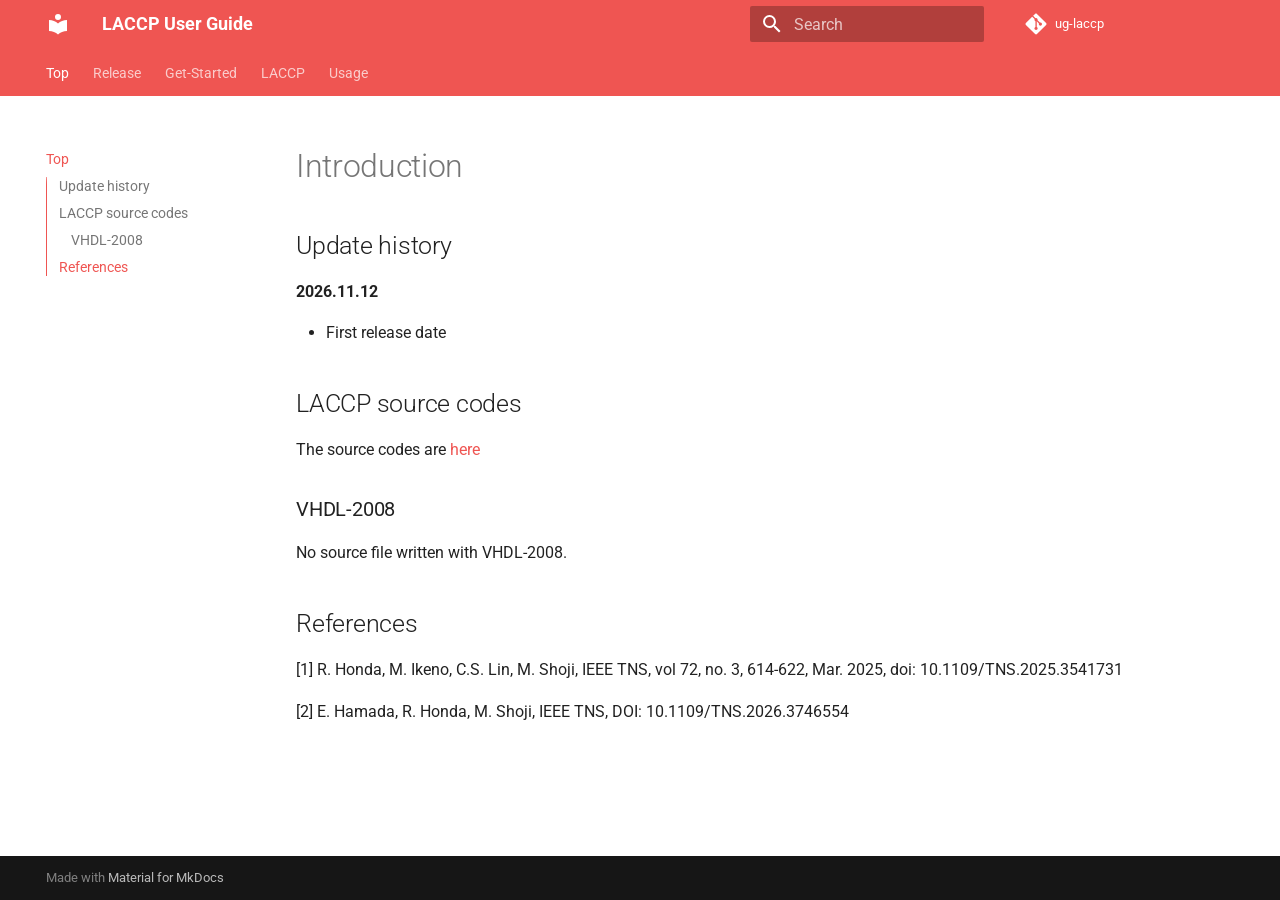
<file: index.html>
<!doctype html>
<html lang="en" class="no-js">
  <head>
    
      <meta charset="utf-8">
      <meta name="viewport" content="width=device-width,initial-scale=1">
      
        <meta name="description" content="LACCP User Guide">
      
      
        <meta name="author" content="R.Honda">
      
      
      
      
        <link rel="next" href="release/release/">
      
      
        
      
      
      <link rel="icon" href="assets/images/favicon.png">
      <meta name="generator" content="mkdocs-1.6.1, mkdocs-material-9.7.7">
    
    
      
        <title>LACCP User Guide</title>
      
    
    
      <link rel="stylesheet" href="assets/stylesheets/main.ec1eaa64.min.css">
      
        
        <link rel="stylesheet" href="assets/stylesheets/palette.ab4e12ef.min.css">
      
      


    
    
      
    
    
      
        
        
        <link rel="preconnect" href="https://fonts.gstatic.com" crossorigin>
        <link rel="stylesheet" href="https://fonts.googleapis.com/css?family=Roboto:300,300i,400,400i,700,700i%7CRoboto+Mono:400,400i,700,700i&display=fallback">
        <style>:root{--md-text-font:"Roboto";--md-code-font:"Roboto Mono"}</style>
      
    
    
      <link rel="stylesheet" href="css/custom.css">
    
    <script>__md_scope=new URL(".",location),__md_hash=e=>[...e].reduce(((e,_)=>(e<<5)-e+_.charCodeAt(0)),0),__md_get=(e,_=localStorage,t=__md_scope)=>JSON.parse(_.getItem(t.pathname+"."+e)),__md_set=(e,_,t=localStorage,a=__md_scope)=>{try{t.setItem(a.pathname+"."+e,JSON.stringify(_))}catch(e){}}</script>
    
      

    
    
  </head>
  
  
    
    
    
    
    
    <body dir="ltr" data-md-color-scheme="default" data-md-color-primary="red" data-md-color-accent="indigo">
  
    
    <input class="md-toggle" data-md-toggle="drawer" type="checkbox" id="__drawer" autocomplete="off">
    <input class="md-toggle" data-md-toggle="search" type="checkbox" id="__search" autocomplete="off">
    <label class="md-overlay" for="__drawer"></label>
    <div data-md-component="skip">
      
        
        <a href="#introduction" class="md-skip">
          Skip to content
        </a>
      
    </div>
    <div data-md-component="announce">
      
    </div>
    
    
      

<header class="md-header" data-md-component="header">
  <nav class="md-header__inner md-grid" aria-label="Header">
    <a href="." title="LACCP User Guide" class="md-header__button md-logo" aria-label="LACCP User Guide" data-md-component="logo">
      
  
  <svg xmlns="http://www.w3.org/2000/svg" viewBox="0 0 24 24"><path d="M12 8a3 3 0 0 0 3-3 3 3 0 0 0-3-3 3 3 0 0 0-3 3 3 3 0 0 0 3 3m0 3.54C9.64 9.35 6.5 8 3 8v11c3.5 0 6.64 1.35 9 3.54 2.36-2.19 5.5-3.54 9-3.54V8c-3.5 0-6.64 1.35-9 3.54"/></svg>

    </a>
    <label class="md-header__button md-icon" for="__drawer">
      
      <svg xmlns="http://www.w3.org/2000/svg" viewBox="0 0 24 24"><path d="M3 6h18v2H3zm0 5h18v2H3zm0 5h18v2H3z"/></svg>
    </label>
    <div class="md-header__title" data-md-component="header-title">
      <div class="md-header__ellipsis">
        <div class="md-header__topic">
          <span class="md-ellipsis">
            LACCP User Guide
          </span>
        </div>
        <div class="md-header__topic" data-md-component="header-topic">
          <span class="md-ellipsis">
            
              Top
            
          </span>
        </div>
      </div>
    </div>
    
      
    
    
    
    
      
      
        <label class="md-header__button md-icon" for="__search">
          
          <svg xmlns="http://www.w3.org/2000/svg" viewBox="0 0 24 24"><path d="M9.5 3A6.5 6.5 0 0 1 16 9.5c0 1.61-.59 3.09-1.56 4.23l.27.27h.79l5 5-1.5 1.5-5-5v-.79l-.27-.27A6.52 6.52 0 0 1 9.5 16 6.5 6.5 0 0 1 3 9.5 6.5 6.5 0 0 1 9.5 3m0 2C7 5 5 7 5 9.5S7 14 9.5 14 14 12 14 9.5 12 5 9.5 5"/></svg>
        </label>
        <div class="md-search" data-md-component="search" role="dialog">
  <label class="md-search__overlay" for="__search"></label>
  <div class="md-search__inner" role="search">
    <form class="md-search__form" name="search">
      <input type="text" class="md-search__input" name="query" aria-label="Search" placeholder="Search" autocapitalize="off" autocorrect="off" autocomplete="off" spellcheck="false" data-md-component="search-query" required>
      <label class="md-search__icon md-icon" for="__search">
        
        <svg xmlns="http://www.w3.org/2000/svg" viewBox="0 0 24 24"><path d="M9.5 3A6.5 6.5 0 0 1 16 9.5c0 1.61-.59 3.09-1.56 4.23l.27.27h.79l5 5-1.5 1.5-5-5v-.79l-.27-.27A6.52 6.52 0 0 1 9.5 16 6.5 6.5 0 0 1 3 9.5 6.5 6.5 0 0 1 9.5 3m0 2C7 5 5 7 5 9.5S7 14 9.5 14 14 12 14 9.5 12 5 9.5 5"/></svg>
        
        <svg xmlns="http://www.w3.org/2000/svg" viewBox="0 0 24 24"><path d="M20 11v2H8l5.5 5.5-1.42 1.42L4.16 12l7.92-7.92L13.5 5.5 8 11z"/></svg>
      </label>
      <nav class="md-search__options" aria-label="Search">
        
        <button type="reset" class="md-search__icon md-icon" title="Clear" aria-label="Clear" tabindex="-1">
          
          <svg xmlns="http://www.w3.org/2000/svg" viewBox="0 0 24 24"><path d="M19 6.41 17.59 5 12 10.59 6.41 5 5 6.41 10.59 12 5 17.59 6.41 19 12 13.41 17.59 19 19 17.59 13.41 12z"/></svg>
        </button>
      </nav>
      
    </form>
    <div class="md-search__output">
      <div class="md-search__scrollwrap" tabindex="0" data-md-scrollfix>
        <div class="md-search-result" data-md-component="search-result">
          <div class="md-search-result__meta">
            Initializing search
          </div>
          <ol class="md-search-result__list" role="presentation"></ol>
        </div>
      </div>
    </div>
  </div>
</div>
      
    
    
      <div class="md-header__source">
        <a href="https://github.com/spadi-alliance/ug-laccp" title="Go to repository" class="md-source" data-md-component="source">
  <div class="md-source__icon md-icon">
    
    <svg xmlns="http://www.w3.org/2000/svg" viewBox="0 0 448 512"><!--! Font Awesome Free 7.1.0 by @fontawesome - https://fontawesome.com License - https://fontawesome.com/license/free (Icons: CC BY 4.0, Fonts: SIL OFL 1.1, Code: MIT License) Copyright 2025 Fonticons, Inc.--><path d="M439.6 236.1 244 40.5c-5.4-5.5-12.8-8.5-20.4-8.5s-15 3-20.4 8.4L162.5 81l51.5 51.5c27.1-9.1 52.7 16.8 43.4 43.7l49.7 49.7c34.2-11.8 61.2 31 35.5 56.7-26.5 26.5-70.2-2.9-56-37.3L240.3 199v121.9c25.3 12.5 22.3 41.8 9.1 55-6.4 6.4-15.2 10.1-24.3 10.1s-17.8-3.6-24.3-10.1c-17.6-17.6-11.1-46.9 11.2-56v-123c-20.8-8.5-24.6-30.7-18.6-45L142.6 101 8.5 235.1C3 240.6 0 247.9 0 255.5s3 15 8.5 20.4l195.6 195.7c5.4 5.4 12.7 8.4 20.4 8.4s15-3 20.4-8.4l194.7-194.7c5.4-5.4 8.4-12.8 8.4-20.4s-3-15-8.4-20.4"/></svg>
  </div>
  <div class="md-source__repository">
    ug-laccp
  </div>
</a>
      </div>
    
  </nav>
  
</header>
    
    <div class="md-container" data-md-component="container">
      
      
        
          
            
<nav class="md-tabs" aria-label="Tabs" data-md-component="tabs">
  <div class="md-grid">
    <ul class="md-tabs__list">
      
        
  
  
  
    
  
  
    <li class="md-tabs__item md-tabs__item--active">
      <a href="." class="md-tabs__link">
        
  
  
    
  
  Top

      </a>
    </li>
  

      
        
  
  
  
  
    <li class="md-tabs__item">
      <a href="release/release/" class="md-tabs__link">
        
  
  
    
  
  Release

      </a>
    </li>
  

      
        
  
  
  
  
    <li class="md-tabs__item">
      <a href="get-started/get-started/" class="md-tabs__link">
        
  
  
    
  
  Get-Started

      </a>
    </li>
  

      
        
  
  
  
  
    <li class="md-tabs__item">
      <a href="laccp/laccp/" class="md-tabs__link">
        
  
  
    
  
  LACCP

      </a>
    </li>
  

      
        
  
  
  
  
    <li class="md-tabs__item">
      <a href="usage/usage/" class="md-tabs__link">
        
  
  
    
  
  Usage

      </a>
    </li>
  

      
    </ul>
  </div>
</nav>
          
        
      
      <main class="md-main" data-md-component="main">
        <div class="md-main__inner md-grid">
          
            
              
              <div class="md-sidebar md-sidebar--primary" data-md-component="sidebar" data-md-type="navigation" >
                <div class="md-sidebar__scrollwrap">
                  <div class="md-sidebar__inner">
                    


  


  

<nav class="md-nav md-nav--primary md-nav--lifted md-nav--integrated" aria-label="Navigation" data-md-level="0">
  <label class="md-nav__title" for="__drawer">
    <a href="." title="LACCP User Guide" class="md-nav__button md-logo" aria-label="LACCP User Guide" data-md-component="logo">
      
  
  <svg xmlns="http://www.w3.org/2000/svg" viewBox="0 0 24 24"><path d="M12 8a3 3 0 0 0 3-3 3 3 0 0 0-3-3 3 3 0 0 0-3 3 3 3 0 0 0 3 3m0 3.54C9.64 9.35 6.5 8 3 8v11c3.5 0 6.64 1.35 9 3.54 2.36-2.19 5.5-3.54 9-3.54V8c-3.5 0-6.64 1.35-9 3.54"/></svg>

    </a>
    LACCP User Guide
  </label>
  
    <div class="md-nav__source">
      <a href="https://github.com/spadi-alliance/ug-laccp" title="Go to repository" class="md-source" data-md-component="source">
  <div class="md-source__icon md-icon">
    
    <svg xmlns="http://www.w3.org/2000/svg" viewBox="0 0 448 512"><!--! Font Awesome Free 7.1.0 by @fontawesome - https://fontawesome.com License - https://fontawesome.com/license/free (Icons: CC BY 4.0, Fonts: SIL OFL 1.1, Code: MIT License) Copyright 2025 Fonticons, Inc.--><path d="M439.6 236.1 244 40.5c-5.4-5.5-12.8-8.5-20.4-8.5s-15 3-20.4 8.4L162.5 81l51.5 51.5c27.1-9.1 52.7 16.8 43.4 43.7l49.7 49.7c34.2-11.8 61.2 31 35.5 56.7-26.5 26.5-70.2-2.9-56-37.3L240.3 199v121.9c25.3 12.5 22.3 41.8 9.1 55-6.4 6.4-15.2 10.1-24.3 10.1s-17.8-3.6-24.3-10.1c-17.6-17.6-11.1-46.9 11.2-56v-123c-20.8-8.5-24.6-30.7-18.6-45L142.6 101 8.5 235.1C3 240.6 0 247.9 0 255.5s3 15 8.5 20.4l195.6 195.7c5.4 5.4 12.7 8.4 20.4 8.4s15-3 20.4-8.4l194.7-194.7c5.4-5.4 8.4-12.8 8.4-20.4s-3-15-8.4-20.4"/></svg>
  </div>
  <div class="md-source__repository">
    ug-laccp
  </div>
</a>
    </div>
  
  <ul class="md-nav__list" data-md-scrollfix>
    
      
      
  
  
    
  
  
  
    <li class="md-nav__item md-nav__item--active">
      
      <input class="md-nav__toggle md-toggle" type="checkbox" id="__toc">
      
      
        
      
      
        <label class="md-nav__link md-nav__link--active" for="__toc">
          
  
  
  <span class="md-ellipsis">
    
  
    Top
  

    
  </span>
  
  

          <span class="md-nav__icon md-icon"></span>
        </label>
      
      <a href="." class="md-nav__link md-nav__link--active">
        
  
  
  <span class="md-ellipsis">
    
  
    Top
  

    
  </span>
  
  

      </a>
      
        

<nav class="md-nav md-nav--secondary" aria-label="Table of contents">
  
  
  
    
  
  
    <label class="md-nav__title" for="__toc">
      <span class="md-nav__icon md-icon"></span>
      Table of contents
    </label>
    <ul class="md-nav__list" data-md-component="toc" data-md-scrollfix>
      
        <li class="md-nav__item">
  <a href="#update-history" class="md-nav__link">
    <span class="md-ellipsis">
      
        Update history
      
    </span>
  </a>
  
</li>
      
        <li class="md-nav__item">
  <a href="#laccp-source-codes" class="md-nav__link">
    <span class="md-ellipsis">
      
        LACCP source codes
      
    </span>
  </a>
  
    <nav class="md-nav" aria-label="LACCP source codes">
      <ul class="md-nav__list">
        
          <li class="md-nav__item">
  <a href="#vhdl-2008" class="md-nav__link">
    <span class="md-ellipsis">
      
        VHDL-2008
      
    </span>
  </a>
  
</li>
        
      </ul>
    </nav>
  
</li>
      
        <li class="md-nav__item">
  <a href="#references" class="md-nav__link">
    <span class="md-ellipsis">
      
        References
      
    </span>
  </a>
  
</li>
      
    </ul>
  
</nav>
      
    </li>
  

    
      
      
  
  
  
  
    <li class="md-nav__item">
      <a href="release/release/" class="md-nav__link">
        
  
  
  <span class="md-ellipsis">
    
  
    Release
  

    
  </span>
  
  

      </a>
    </li>
  

    
      
      
  
  
  
  
    <li class="md-nav__item">
      <a href="get-started/get-started/" class="md-nav__link">
        
  
  
  <span class="md-ellipsis">
    
  
    Get-Started
  

    
  </span>
  
  

      </a>
    </li>
  

    
      
      
  
  
  
  
    <li class="md-nav__item">
      <a href="laccp/laccp/" class="md-nav__link">
        
  
  
  <span class="md-ellipsis">
    
  
    LACCP
  

    
  </span>
  
  

      </a>
    </li>
  

    
      
      
  
  
  
  
    <li class="md-nav__item">
      <a href="usage/usage/" class="md-nav__link">
        
  
  
  <span class="md-ellipsis">
    
  
    Usage
  

    
  </span>
  
  

      </a>
    </li>
  

    
  </ul>
</nav>
                  </div>
                </div>
              </div>
            
            
          
          
            <div class="md-content" data-md-component="content">
              
              <article class="md-content__inner md-typeset">
                
                  


  
  


<h1 id="introduction">Introduction</h1>
<h2 id="update-history">Update history</h2>
<p><strong>2026.11.12</strong></p>
<ul>
<li>First release date</li>
</ul>
<h2 id="laccp-source-codes">LACCP source codes</h2>
<p>The source codes are <a href="https://github.com/RyotaroHonda/laccp">here</a></p>
<h3 id="vhdl-2008">VHDL-2008</h3>
<p>No source file written with VHDL-2008.</p>
<h2 id="references">References</h2>
<p>[1] R. Honda, M. Ikeno, C.S. Lin, M. Shoji, IEEE TNS, vol 72, no. 3, 614-622, Mar. 2025, doi: 10.1109/TNS.2025.3541731</p>
<p>[2] E. Hamada, R. Honda, M. Shoji, IEEE TNS, DOI: 10.1109/TNS.2026.3746554</p>












                
              </article>
            </div>
          
          
<script>var target=document.getElementById(location.hash.slice(1));target&&target.name&&(target.checked=target.name.startsWith("__tabbed_"))</script>
        </div>
        
      </main>
      
        <footer class="md-footer">
  
  <div class="md-footer-meta md-typeset">
    <div class="md-footer-meta__inner md-grid">
      <div class="md-copyright">
  
  
    Made with
    <a href="https://squidfunk.github.io/mkdocs-material/" target="_blank" rel="noopener">
      Material for MkDocs
    </a>
  
</div>
      
    </div>
  </div>
</footer>
      
    </div>
    <div class="md-dialog" data-md-component="dialog">
      <div class="md-dialog__inner md-typeset"></div>
    </div>
    
    
    
      
      
      <script id="__config" type="application/json">{"annotate": null, "base": ".", "features": ["toc.integrate", "navigation.tabs"], "search": "assets/javascripts/workers/search.2c215733.min.js", "tags": null, "translations": {"clipboard.copied": "Copied to clipboard", "clipboard.copy": "Copy to clipboard", "search.result.more.one": "1 more on this page", "search.result.more.other": "# more on this page", "search.result.none": "No matching documents", "search.result.one": "1 matching document", "search.result.other": "# matching documents", "search.result.placeholder": "Type to start searching", "search.result.term.missing": "Missing", "select.version": "Select version"}, "version": null}</script>
    
    
      <script src="assets/javascripts/bundle.d7400e89.min.js"></script>
      
    
  </body>
</html>
</file>
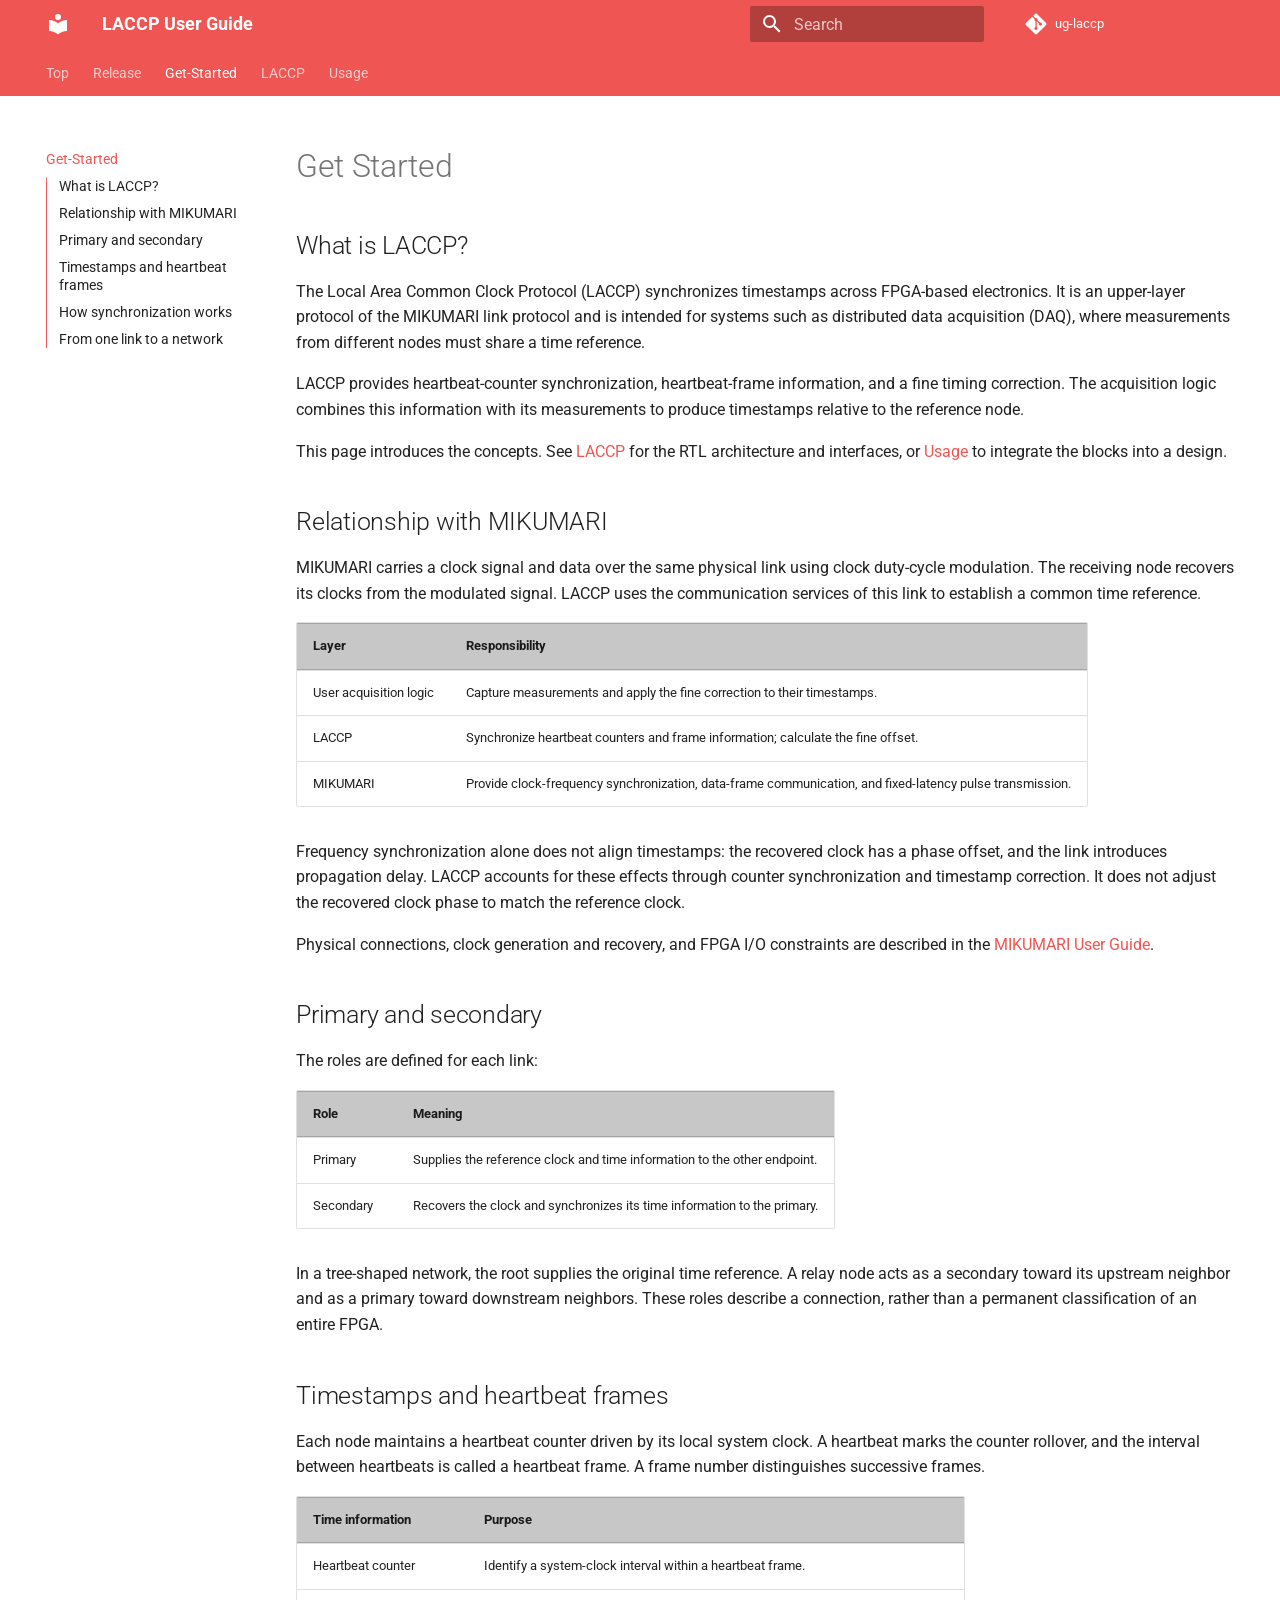
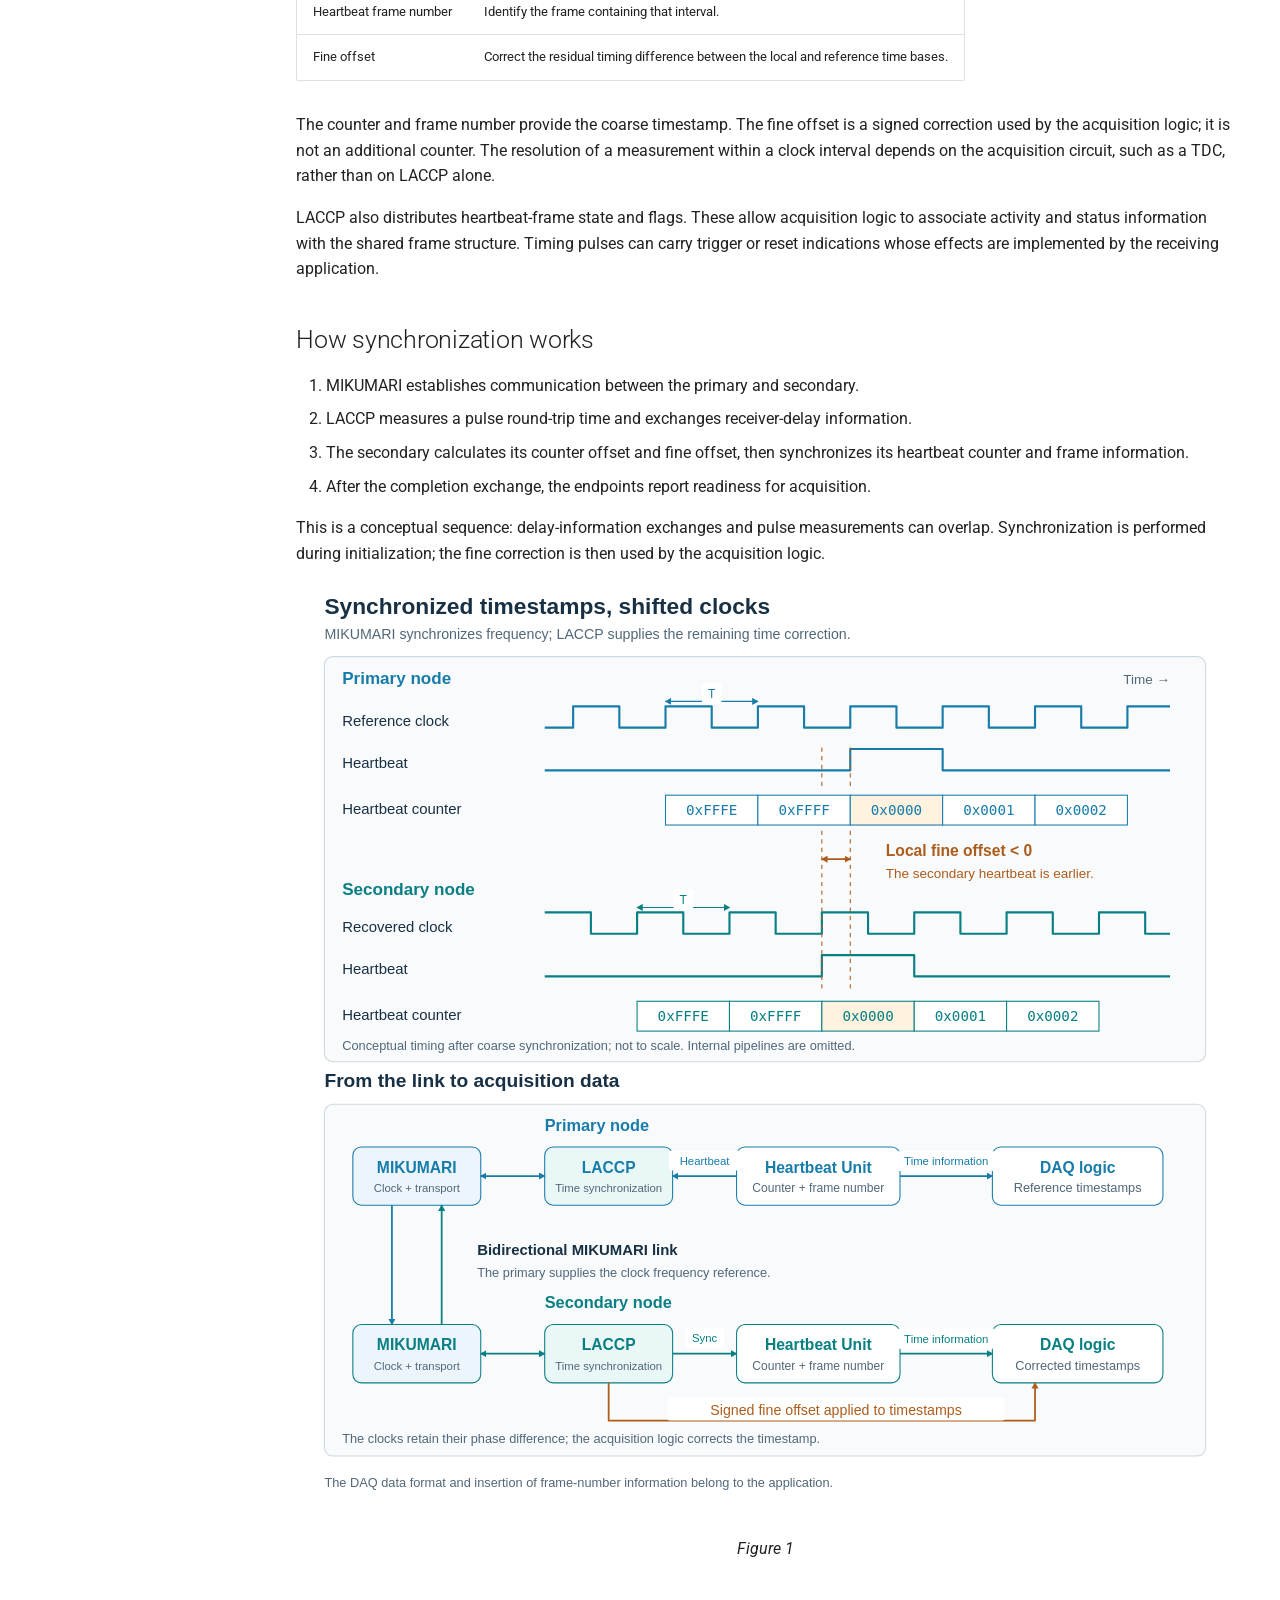
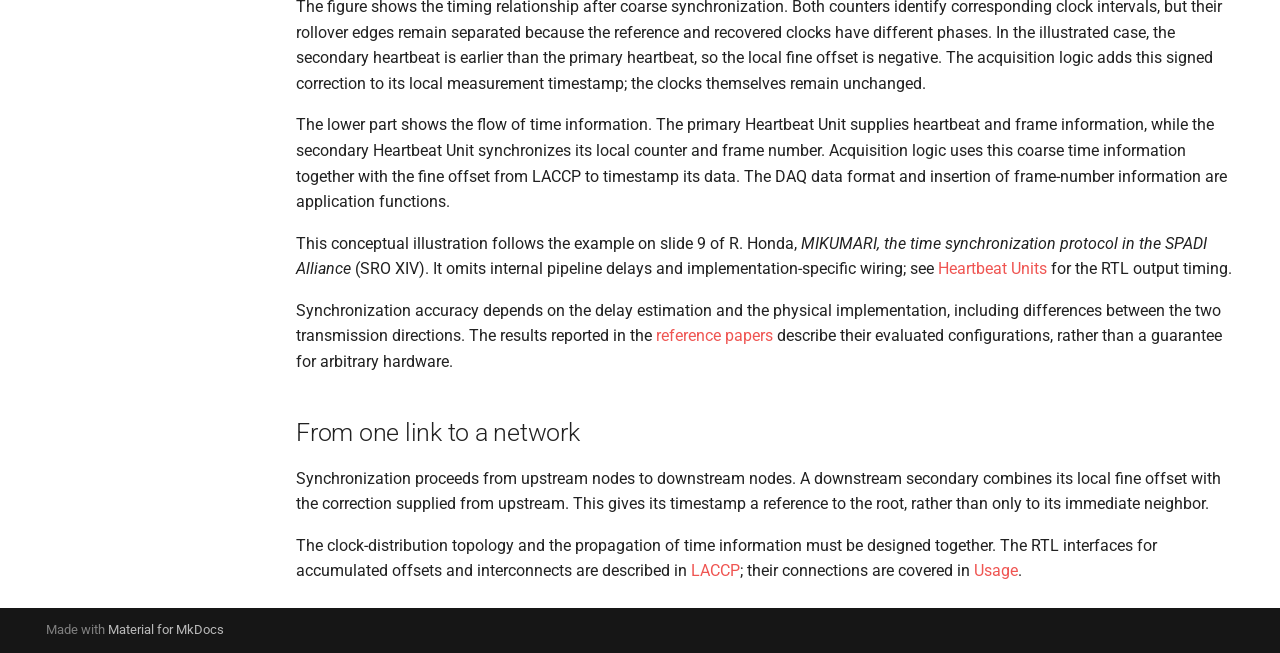
<file: get-started/get-started/index.html>
<!doctype html>
<html lang="en" class="no-js">
  <head>
    
      <meta charset="utf-8">
      <meta name="viewport" content="width=device-width,initial-scale=1">
      
        <meta name="description" content="LACCP User Guide">
      
      
        <meta name="author" content="R.Honda">
      
      
      
        <link rel="prev" href="../../release/release/">
      
      
        <link rel="next" href="../../laccp/laccp/">
      
      
        
      
      
      <link rel="icon" href="../../assets/images/favicon.png">
      <meta name="generator" content="mkdocs-1.6.1, mkdocs-material-9.7.7">
    
    
      
        <title>Get-Started - LACCP User Guide</title>
      
    
    
      <link rel="stylesheet" href="../../assets/stylesheets/main.ec1eaa64.min.css">
      
        
        <link rel="stylesheet" href="../../assets/stylesheets/palette.ab4e12ef.min.css">
      
      


    
    
      
    
    
      
        
        
        <link rel="preconnect" href="https://fonts.gstatic.com" crossorigin>
        <link rel="stylesheet" href="https://fonts.googleapis.com/css?family=Roboto:300,300i,400,400i,700,700i%7CRoboto+Mono:400,400i,700,700i&display=fallback">
        <style>:root{--md-text-font:"Roboto";--md-code-font:"Roboto Mono"}</style>
      
    
    
      <link rel="stylesheet" href="../../css/custom.css">
    
    <script>__md_scope=new URL("../..",location),__md_hash=e=>[...e].reduce(((e,_)=>(e<<5)-e+_.charCodeAt(0)),0),__md_get=(e,_=localStorage,t=__md_scope)=>JSON.parse(_.getItem(t.pathname+"."+e)),__md_set=(e,_,t=localStorage,a=__md_scope)=>{try{t.setItem(a.pathname+"."+e,JSON.stringify(_))}catch(e){}}</script>
    
      

    
    
  </head>
  
  
    
    
    
    
    
    <body dir="ltr" data-md-color-scheme="default" data-md-color-primary="red" data-md-color-accent="indigo">
  
    
    <input class="md-toggle" data-md-toggle="drawer" type="checkbox" id="__drawer" autocomplete="off">
    <input class="md-toggle" data-md-toggle="search" type="checkbox" id="__search" autocomplete="off">
    <label class="md-overlay" for="__drawer"></label>
    <div data-md-component="skip">
      
        
        <a href="#get-started" class="md-skip">
          Skip to content
        </a>
      
    </div>
    <div data-md-component="announce">
      
    </div>
    
    
      

<header class="md-header" data-md-component="header">
  <nav class="md-header__inner md-grid" aria-label="Header">
    <a href="../.." title="LACCP User Guide" class="md-header__button md-logo" aria-label="LACCP User Guide" data-md-component="logo">
      
  
  <svg xmlns="http://www.w3.org/2000/svg" viewBox="0 0 24 24"><path d="M12 8a3 3 0 0 0 3-3 3 3 0 0 0-3-3 3 3 0 0 0-3 3 3 3 0 0 0 3 3m0 3.54C9.64 9.35 6.5 8 3 8v11c3.5 0 6.64 1.35 9 3.54 2.36-2.19 5.5-3.54 9-3.54V8c-3.5 0-6.64 1.35-9 3.54"/></svg>

    </a>
    <label class="md-header__button md-icon" for="__drawer">
      
      <svg xmlns="http://www.w3.org/2000/svg" viewBox="0 0 24 24"><path d="M3 6h18v2H3zm0 5h18v2H3zm0 5h18v2H3z"/></svg>
    </label>
    <div class="md-header__title" data-md-component="header-title">
      <div class="md-header__ellipsis">
        <div class="md-header__topic">
          <span class="md-ellipsis">
            LACCP User Guide
          </span>
        </div>
        <div class="md-header__topic" data-md-component="header-topic">
          <span class="md-ellipsis">
            
              Get-Started
            
          </span>
        </div>
      </div>
    </div>
    
      
    
    
    
    
      
      
        <label class="md-header__button md-icon" for="__search">
          
          <svg xmlns="http://www.w3.org/2000/svg" viewBox="0 0 24 24"><path d="M9.5 3A6.5 6.5 0 0 1 16 9.5c0 1.61-.59 3.09-1.56 4.23l.27.27h.79l5 5-1.5 1.5-5-5v-.79l-.27-.27A6.52 6.52 0 0 1 9.5 16 6.5 6.5 0 0 1 3 9.5 6.5 6.5 0 0 1 9.5 3m0 2C7 5 5 7 5 9.5S7 14 9.5 14 14 12 14 9.5 12 5 9.5 5"/></svg>
        </label>
        <div class="md-search" data-md-component="search" role="dialog">
  <label class="md-search__overlay" for="__search"></label>
  <div class="md-search__inner" role="search">
    <form class="md-search__form" name="search">
      <input type="text" class="md-search__input" name="query" aria-label="Search" placeholder="Search" autocapitalize="off" autocorrect="off" autocomplete="off" spellcheck="false" data-md-component="search-query" required>
      <label class="md-search__icon md-icon" for="__search">
        
        <svg xmlns="http://www.w3.org/2000/svg" viewBox="0 0 24 24"><path d="M9.5 3A6.5 6.5 0 0 1 16 9.5c0 1.61-.59 3.09-1.56 4.23l.27.27h.79l5 5-1.5 1.5-5-5v-.79l-.27-.27A6.52 6.52 0 0 1 9.5 16 6.5 6.5 0 0 1 3 9.5 6.5 6.5 0 0 1 9.5 3m0 2C7 5 5 7 5 9.5S7 14 9.5 14 14 12 14 9.5 12 5 9.5 5"/></svg>
        
        <svg xmlns="http://www.w3.org/2000/svg" viewBox="0 0 24 24"><path d="M20 11v2H8l5.5 5.5-1.42 1.42L4.16 12l7.92-7.92L13.5 5.5 8 11z"/></svg>
      </label>
      <nav class="md-search__options" aria-label="Search">
        
        <button type="reset" class="md-search__icon md-icon" title="Clear" aria-label="Clear" tabindex="-1">
          
          <svg xmlns="http://www.w3.org/2000/svg" viewBox="0 0 24 24"><path d="M19 6.41 17.59 5 12 10.59 6.41 5 5 6.41 10.59 12 5 17.59 6.41 19 12 13.41 17.59 19 19 17.59 13.41 12z"/></svg>
        </button>
      </nav>
      
    </form>
    <div class="md-search__output">
      <div class="md-search__scrollwrap" tabindex="0" data-md-scrollfix>
        <div class="md-search-result" data-md-component="search-result">
          <div class="md-search-result__meta">
            Initializing search
          </div>
          <ol class="md-search-result__list" role="presentation"></ol>
        </div>
      </div>
    </div>
  </div>
</div>
      
    
    
      <div class="md-header__source">
        <a href="https://github.com/spadi-alliance/ug-laccp" title="Go to repository" class="md-source" data-md-component="source">
  <div class="md-source__icon md-icon">
    
    <svg xmlns="http://www.w3.org/2000/svg" viewBox="0 0 448 512"><!--! Font Awesome Free 7.1.0 by @fontawesome - https://fontawesome.com License - https://fontawesome.com/license/free (Icons: CC BY 4.0, Fonts: SIL OFL 1.1, Code: MIT License) Copyright 2025 Fonticons, Inc.--><path d="M439.6 236.1 244 40.5c-5.4-5.5-12.8-8.5-20.4-8.5s-15 3-20.4 8.4L162.5 81l51.5 51.5c27.1-9.1 52.7 16.8 43.4 43.7l49.7 49.7c34.2-11.8 61.2 31 35.5 56.7-26.5 26.5-70.2-2.9-56-37.3L240.3 199v121.9c25.3 12.5 22.3 41.8 9.1 55-6.4 6.4-15.2 10.1-24.3 10.1s-17.8-3.6-24.3-10.1c-17.6-17.6-11.1-46.9 11.2-56v-123c-20.8-8.5-24.6-30.7-18.6-45L142.6 101 8.5 235.1C3 240.6 0 247.9 0 255.5s3 15 8.5 20.4l195.6 195.7c5.4 5.4 12.7 8.4 20.4 8.4s15-3 20.4-8.4l194.7-194.7c5.4-5.4 8.4-12.8 8.4-20.4s-3-15-8.4-20.4"/></svg>
  </div>
  <div class="md-source__repository">
    ug-laccp
  </div>
</a>
      </div>
    
  </nav>
  
</header>
    
    <div class="md-container" data-md-component="container">
      
      
        
          
            
<nav class="md-tabs" aria-label="Tabs" data-md-component="tabs">
  <div class="md-grid">
    <ul class="md-tabs__list">
      
        
  
  
  
  
    <li class="md-tabs__item">
      <a href="../.." class="md-tabs__link">
        
  
  
    
  
  Top

      </a>
    </li>
  

      
        
  
  
  
  
    <li class="md-tabs__item">
      <a href="../../release/release/" class="md-tabs__link">
        
  
  
    
  
  Release

      </a>
    </li>
  

      
        
  
  
  
    
  
  
    <li class="md-tabs__item md-tabs__item--active">
      <a href="./" class="md-tabs__link">
        
  
  
    
  
  Get-Started

      </a>
    </li>
  

      
        
  
  
  
  
    <li class="md-tabs__item">
      <a href="../../laccp/laccp/" class="md-tabs__link">
        
  
  
    
  
  LACCP

      </a>
    </li>
  

      
        
  
  
  
  
    <li class="md-tabs__item">
      <a href="../../usage/usage/" class="md-tabs__link">
        
  
  
    
  
  Usage

      </a>
    </li>
  

      
    </ul>
  </div>
</nav>
          
        
      
      <main class="md-main" data-md-component="main">
        <div class="md-main__inner md-grid">
          
            
              
              <div class="md-sidebar md-sidebar--primary" data-md-component="sidebar" data-md-type="navigation" >
                <div class="md-sidebar__scrollwrap">
                  <div class="md-sidebar__inner">
                    


  


  

<nav class="md-nav md-nav--primary md-nav--lifted md-nav--integrated" aria-label="Navigation" data-md-level="0">
  <label class="md-nav__title" for="__drawer">
    <a href="../.." title="LACCP User Guide" class="md-nav__button md-logo" aria-label="LACCP User Guide" data-md-component="logo">
      
  
  <svg xmlns="http://www.w3.org/2000/svg" viewBox="0 0 24 24"><path d="M12 8a3 3 0 0 0 3-3 3 3 0 0 0-3-3 3 3 0 0 0-3 3 3 3 0 0 0 3 3m0 3.54C9.64 9.35 6.5 8 3 8v11c3.5 0 6.64 1.35 9 3.54 2.36-2.19 5.5-3.54 9-3.54V8c-3.5 0-6.64 1.35-9 3.54"/></svg>

    </a>
    LACCP User Guide
  </label>
  
    <div class="md-nav__source">
      <a href="https://github.com/spadi-alliance/ug-laccp" title="Go to repository" class="md-source" data-md-component="source">
  <div class="md-source__icon md-icon">
    
    <svg xmlns="http://www.w3.org/2000/svg" viewBox="0 0 448 512"><!--! Font Awesome Free 7.1.0 by @fontawesome - https://fontawesome.com License - https://fontawesome.com/license/free (Icons: CC BY 4.0, Fonts: SIL OFL 1.1, Code: MIT License) Copyright 2025 Fonticons, Inc.--><path d="M439.6 236.1 244 40.5c-5.4-5.5-12.8-8.5-20.4-8.5s-15 3-20.4 8.4L162.5 81l51.5 51.5c27.1-9.1 52.7 16.8 43.4 43.7l49.7 49.7c34.2-11.8 61.2 31 35.5 56.7-26.5 26.5-70.2-2.9-56-37.3L240.3 199v121.9c25.3 12.5 22.3 41.8 9.1 55-6.4 6.4-15.2 10.1-24.3 10.1s-17.8-3.6-24.3-10.1c-17.6-17.6-11.1-46.9 11.2-56v-123c-20.8-8.5-24.6-30.7-18.6-45L142.6 101 8.5 235.1C3 240.6 0 247.9 0 255.5s3 15 8.5 20.4l195.6 195.7c5.4 5.4 12.7 8.4 20.4 8.4s15-3 20.4-8.4l194.7-194.7c5.4-5.4 8.4-12.8 8.4-20.4s-3-15-8.4-20.4"/></svg>
  </div>
  <div class="md-source__repository">
    ug-laccp
  </div>
</a>
    </div>
  
  <ul class="md-nav__list" data-md-scrollfix>
    
      
      
  
  
  
  
    <li class="md-nav__item">
      <a href="../.." class="md-nav__link">
        
  
  
  <span class="md-ellipsis">
    
  
    Top
  

    
  </span>
  
  

      </a>
    </li>
  

    
      
      
  
  
  
  
    <li class="md-nav__item">
      <a href="../../release/release/" class="md-nav__link">
        
  
  
  <span class="md-ellipsis">
    
  
    Release
  

    
  </span>
  
  

      </a>
    </li>
  

    
      
      
  
  
    
  
  
  
    <li class="md-nav__item md-nav__item--active">
      
      <input class="md-nav__toggle md-toggle" type="checkbox" id="__toc">
      
      
        
      
      
        <label class="md-nav__link md-nav__link--active" for="__toc">
          
  
  
  <span class="md-ellipsis">
    
  
    Get-Started
  

    
  </span>
  
  

          <span class="md-nav__icon md-icon"></span>
        </label>
      
      <a href="./" class="md-nav__link md-nav__link--active">
        
  
  
  <span class="md-ellipsis">
    
  
    Get-Started
  

    
  </span>
  
  

      </a>
      
        

<nav class="md-nav md-nav--secondary" aria-label="Table of contents">
  
  
  
    
  
  
    <label class="md-nav__title" for="__toc">
      <span class="md-nav__icon md-icon"></span>
      Table of contents
    </label>
    <ul class="md-nav__list" data-md-component="toc" data-md-scrollfix>
      
        <li class="md-nav__item">
  <a href="#what-is-laccp" class="md-nav__link">
    <span class="md-ellipsis">
      
        What is LACCP?
      
    </span>
  </a>
  
</li>
      
        <li class="md-nav__item">
  <a href="#relationship-with-mikumari" class="md-nav__link">
    <span class="md-ellipsis">
      
        Relationship with MIKUMARI
      
    </span>
  </a>
  
</li>
      
        <li class="md-nav__item">
  <a href="#primary-and-secondary" class="md-nav__link">
    <span class="md-ellipsis">
      
        Primary and secondary
      
    </span>
  </a>
  
</li>
      
        <li class="md-nav__item">
  <a href="#timestamps-and-heartbeat-frames" class="md-nav__link">
    <span class="md-ellipsis">
      
        Timestamps and heartbeat frames
      
    </span>
  </a>
  
</li>
      
        <li class="md-nav__item">
  <a href="#how-synchronization-works" class="md-nav__link">
    <span class="md-ellipsis">
      
        How synchronization works
      
    </span>
  </a>
  
</li>
      
        <li class="md-nav__item">
  <a href="#from-one-link-to-a-network" class="md-nav__link">
    <span class="md-ellipsis">
      
        From one link to a network
      
    </span>
  </a>
  
</li>
      
    </ul>
  
</nav>
      
    </li>
  

    
      
      
  
  
  
  
    <li class="md-nav__item">
      <a href="../../laccp/laccp/" class="md-nav__link">
        
  
  
  <span class="md-ellipsis">
    
  
    LACCP
  

    
  </span>
  
  

      </a>
    </li>
  

    
      
      
  
  
  
  
    <li class="md-nav__item">
      <a href="../../usage/usage/" class="md-nav__link">
        
  
  
  <span class="md-ellipsis">
    
  
    Usage
  

    
  </span>
  
  

      </a>
    </li>
  

    
  </ul>
</nav>
                  </div>
                </div>
              </div>
            
            
          
          
            <div class="md-content" data-md-component="content">
              
              <article class="md-content__inner md-typeset">
                
                  


  
  


<h1 id="get-started">Get Started</h1>
<h2 id="what-is-laccp">What is LACCP?</h2>
<p>The Local Area Common Clock Protocol (LACCP) synchronizes timestamps across FPGA-based electronics. It is an upper-layer protocol of the MIKUMARI link protocol and is intended for systems such as distributed data acquisition (DAQ), where measurements from different nodes must share a time reference.</p>
<p>LACCP provides heartbeat-counter synchronization, heartbeat-frame information, and a fine timing correction. The acquisition logic combines this information with its measurements to produce timestamps relative to the reference node.</p>
<p>This page introduces the concepts. See <a href="../../laccp/laccp/">LACCP</a> for the RTL architecture and interfaces, or <a href="../../usage/usage/">Usage</a> to integrate the blocks into a design.</p>
<h2 id="relationship-with-mikumari">Relationship with MIKUMARI</h2>
<p>MIKUMARI carries a clock signal and data over the same physical link using clock duty-cycle modulation. The receiving node recovers its clocks from the modulated signal. LACCP uses the communication services of this link to establish a common time reference.</p>
<table>
<thead>
<tr>
<th>Layer</th>
<th>Responsibility</th>
</tr>
</thead>
<tbody>
<tr>
<td>User acquisition logic</td>
<td>Capture measurements and apply the fine correction to their timestamps.</td>
</tr>
<tr>
<td>LACCP</td>
<td>Synchronize heartbeat counters and frame information; calculate the fine offset.</td>
</tr>
<tr>
<td>MIKUMARI</td>
<td>Provide clock-frequency synchronization, data-frame communication, and fixed-latency pulse transmission.</td>
</tr>
</tbody>
</table>
<p>Frequency synchronization alone does not align timestamps: the recovered clock has a phase offset, and the link introduces propagation delay. LACCP accounts for these effects through counter synchronization and timestamp correction. It does not adjust the recovered clock phase to match the reference clock.</p>
<p>Physical connections, clock generation and recovery, and FPGA I/O constraints are described in the <a href="https://ryotarohonda.github.io/ug-mikumari/">MIKUMARI User Guide</a>.</p>
<h2 id="primary-and-secondary">Primary and secondary</h2>
<p>The roles are defined for each link:</p>
<table>
<thead>
<tr>
<th>Role</th>
<th>Meaning</th>
</tr>
</thead>
<tbody>
<tr>
<td>Primary</td>
<td>Supplies the reference clock and time information to the other endpoint.</td>
</tr>
<tr>
<td>Secondary</td>
<td>Recovers the clock and synchronizes its time information to the primary.</td>
</tr>
</tbody>
</table>
<p>In a tree-shaped network, the root supplies the original time reference. A relay node acts as a secondary toward its upstream neighbor and as a primary toward downstream neighbors. These roles describe a connection, rather than a permanent classification of an entire FPGA.</p>
<h2 id="timestamps-and-heartbeat-frames">Timestamps and heartbeat frames</h2>
<p>Each node maintains a heartbeat counter driven by its local system clock. A heartbeat marks the counter rollover, and the interval between heartbeats is called a heartbeat frame. A frame number distinguishes successive frames.</p>
<table>
<thead>
<tr>
<th>Time information</th>
<th>Purpose</th>
</tr>
</thead>
<tbody>
<tr>
<td>Heartbeat counter</td>
<td>Identify a system-clock interval within a heartbeat frame.</td>
</tr>
<tr>
<td>Heartbeat frame number</td>
<td>Identify the frame containing that interval.</td>
</tr>
<tr>
<td>Fine offset</td>
<td>Correct the residual timing difference between the local and reference time bases.</td>
</tr>
</tbody>
</table>
<p>The counter and frame number provide the coarse timestamp. The fine offset is a signed correction used by the acquisition logic; it is not an additional counter. The resolution of a measurement within a clock interval depends on the acquisition circuit, such as a TDC, rather than on LACCP alone.</p>
<p>LACCP also distributes heartbeat-frame state and flags. These allow acquisition logic to associate activity and status information with the shared frame structure. Timing pulses can carry trigger or reset indications whose effects are implemented by the receiving application.</p>
<h2 id="how-synchronization-works">How synchronization works</h2>
<ol>
<li>MIKUMARI establishes communication between the primary and secondary.</li>
<li>LACCP measures a pulse round-trip time and exchanges receiver-delay information.</li>
<li>The secondary calculates its counter offset and fine offset, then synchronizes its heartbeat counter and frame information.</li>
<li>After the completion exchange, the endpoints report readiness for acquisition.</li>
</ol>
<p>This is a conceptual sequence: delay-information exchanges and pulse measurements can overlap. Synchronization is performed during initialization; the fine correction is then used by the acquisition logic.</p>
<figure id="_figure-1">
<img alt="Primary and secondary clocks, heartbeat counters, and timestamp correction" src="../figures/clock-and-timestamp.svg" />
<figcaption><span>Figure&nbsp;1</span></figcaption>
</figure>
<p>The figure shows the timing relationship after coarse synchronization. Both counters identify corresponding clock intervals, but their rollover edges remain separated because the reference and recovered clocks have different phases. In the illustrated case, the secondary heartbeat is earlier than the primary heartbeat, so the local fine offset is negative. The acquisition logic adds this signed correction to its local measurement timestamp; the clocks themselves remain unchanged.</p>
<p>The lower part shows the flow of time information. The primary Heartbeat Unit supplies heartbeat and frame information, while the secondary Heartbeat Unit synchronizes its local counter and frame number. Acquisition logic uses this coarse time information together with the fine offset from LACCP to timestamp its data. The DAQ data format and insertion of frame-number information are application functions.</p>
<p>This conceptual illustration follows the example on slide 9 of R. Honda, <em>MIKUMARI, the time synchronization protocol in the SPADI Alliance</em> (SRO XIV). It omits internal pipeline delays and implementation-specific wiring; see <a href="../../laccp/laccp/#heartbeat-units">Heartbeat Units</a> for the RTL output timing.</p>
<p>Synchronization accuracy depends on the delay estimation and the physical implementation, including differences between the two transmission directions. The results reported in the <a href="../../#references">reference papers</a> describe their evaluated configurations, rather than a guarantee for arbitrary hardware.</p>
<h2 id="from-one-link-to-a-network">From one link to a network</h2>
<p>Synchronization proceeds from upstream nodes to downstream nodes. A downstream secondary combines its local fine offset with the correction supplied from upstream. This gives its timestamp a reference to the root, rather than only to its immediate neighbor.</p>
<p>The clock-distribution topology and the propagation of time information must be designed together. The RTL interfaces for accumulated offsets and interconnects are described in <a href="../../laccp/laccp/">LACCP</a>; their connections are covered in <a href="../../usage/usage/#extending-the-configuration">Usage</a>.</p>












                
              </article>
            </div>
          
          
<script>var target=document.getElementById(location.hash.slice(1));target&&target.name&&(target.checked=target.name.startsWith("__tabbed_"))</script>
        </div>
        
      </main>
      
        <footer class="md-footer">
  
  <div class="md-footer-meta md-typeset">
    <div class="md-footer-meta__inner md-grid">
      <div class="md-copyright">
  
  
    Made with
    <a href="https://squidfunk.github.io/mkdocs-material/" target="_blank" rel="noopener">
      Material for MkDocs
    </a>
  
</div>
      
    </div>
  </div>
</footer>
      
    </div>
    <div class="md-dialog" data-md-component="dialog">
      <div class="md-dialog__inner md-typeset"></div>
    </div>
    
    
    
      
      
      <script id="__config" type="application/json">{"annotate": null, "base": "../..", "features": ["toc.integrate", "navigation.tabs"], "search": "../../assets/javascripts/workers/search.2c215733.min.js", "tags": null, "translations": {"clipboard.copied": "Copied to clipboard", "clipboard.copy": "Copy to clipboard", "search.result.more.one": "1 more on this page", "search.result.more.other": "# more on this page", "search.result.none": "No matching documents", "search.result.one": "1 matching document", "search.result.other": "# matching documents", "search.result.placeholder": "Type to start searching", "search.result.term.missing": "Missing", "select.version": "Select version"}, "version": null}</script>
    
    
      <script src="../../assets/javascripts/bundle.d7400e89.min.js"></script>
      
    
  </body>
</html>
</file>
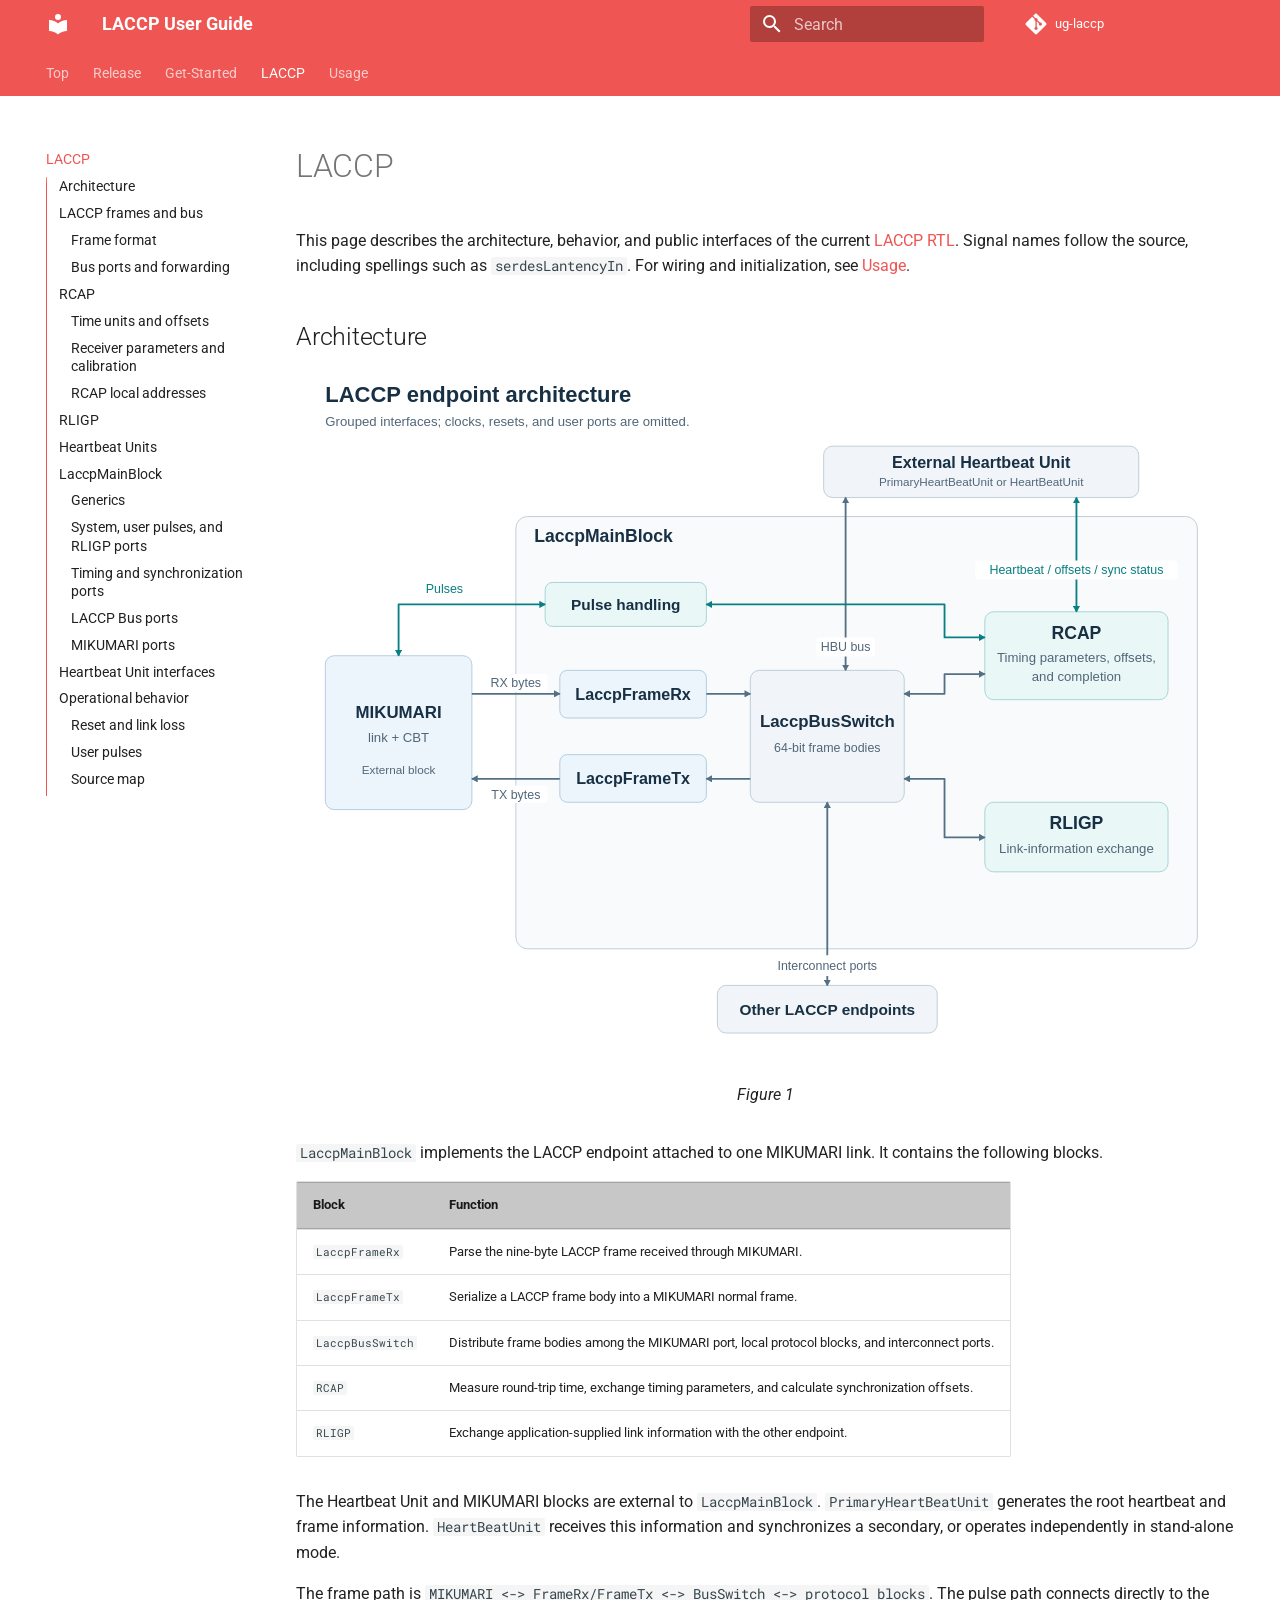
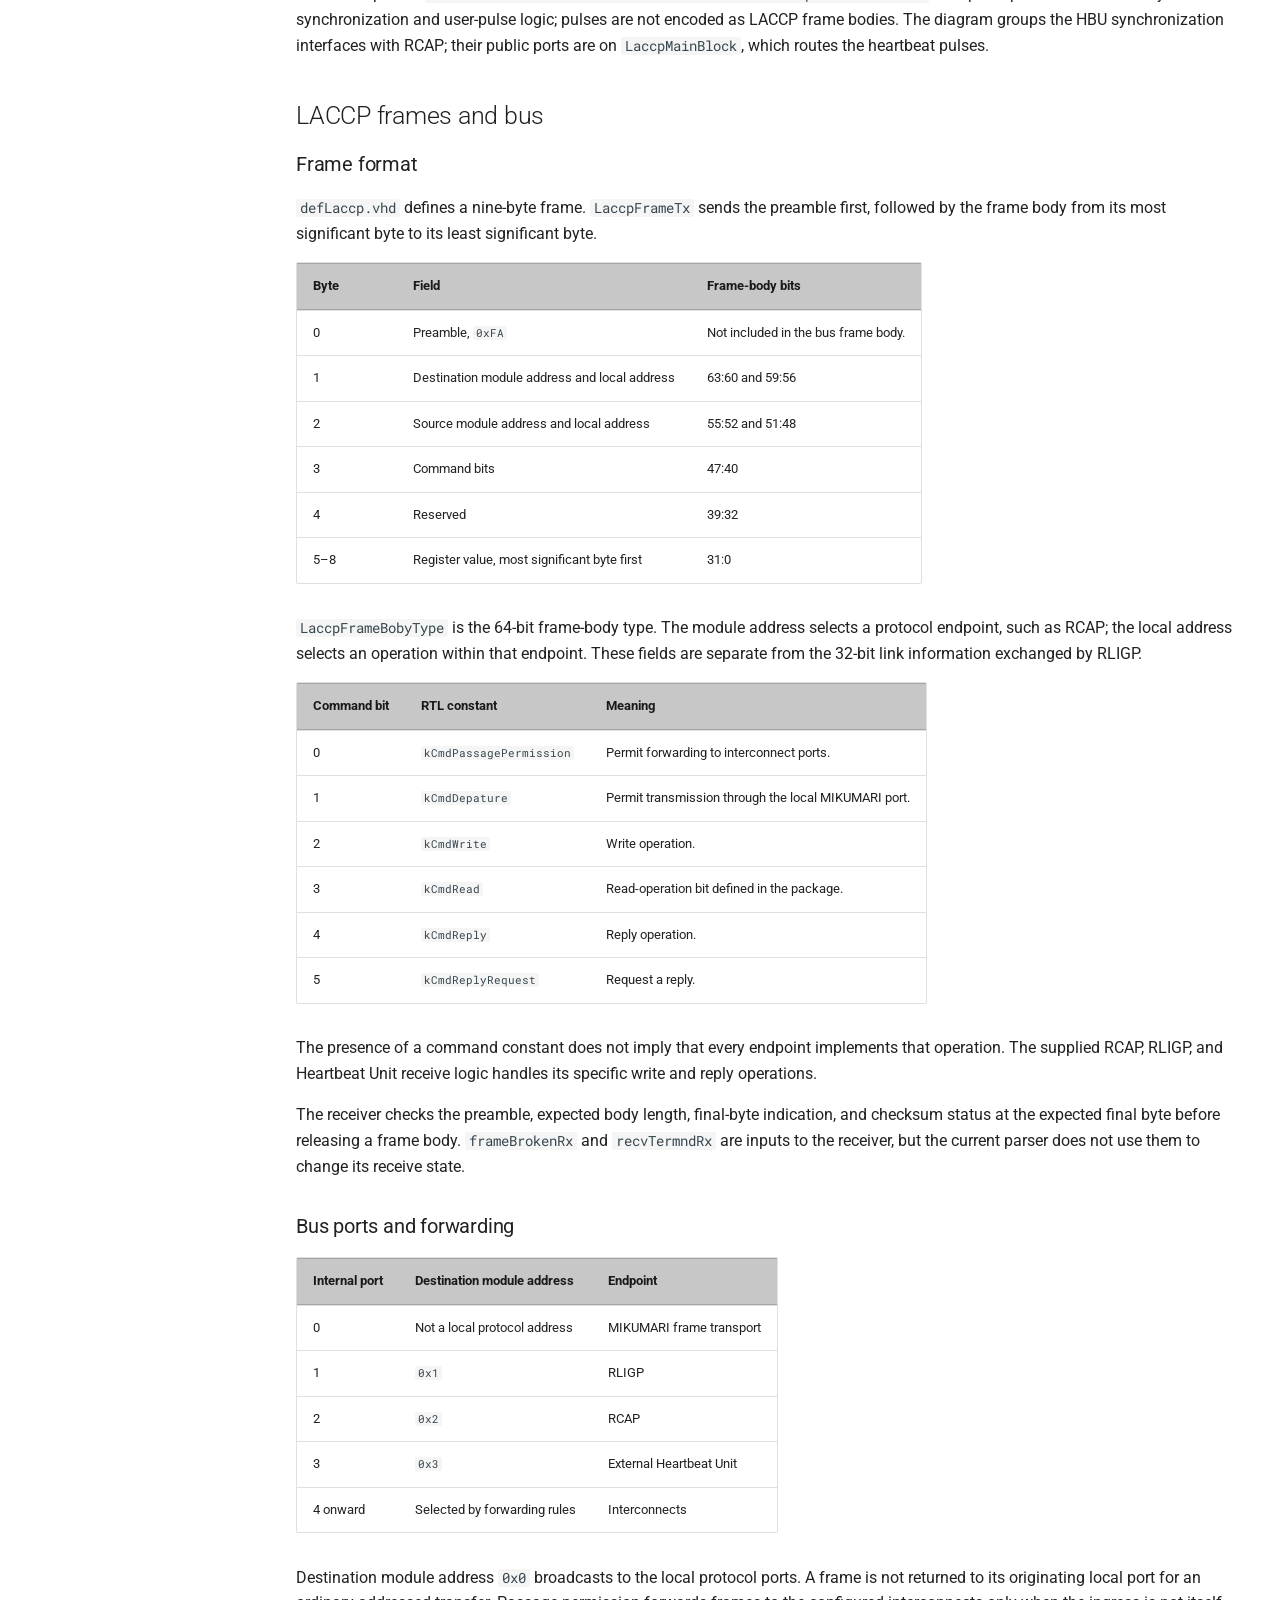
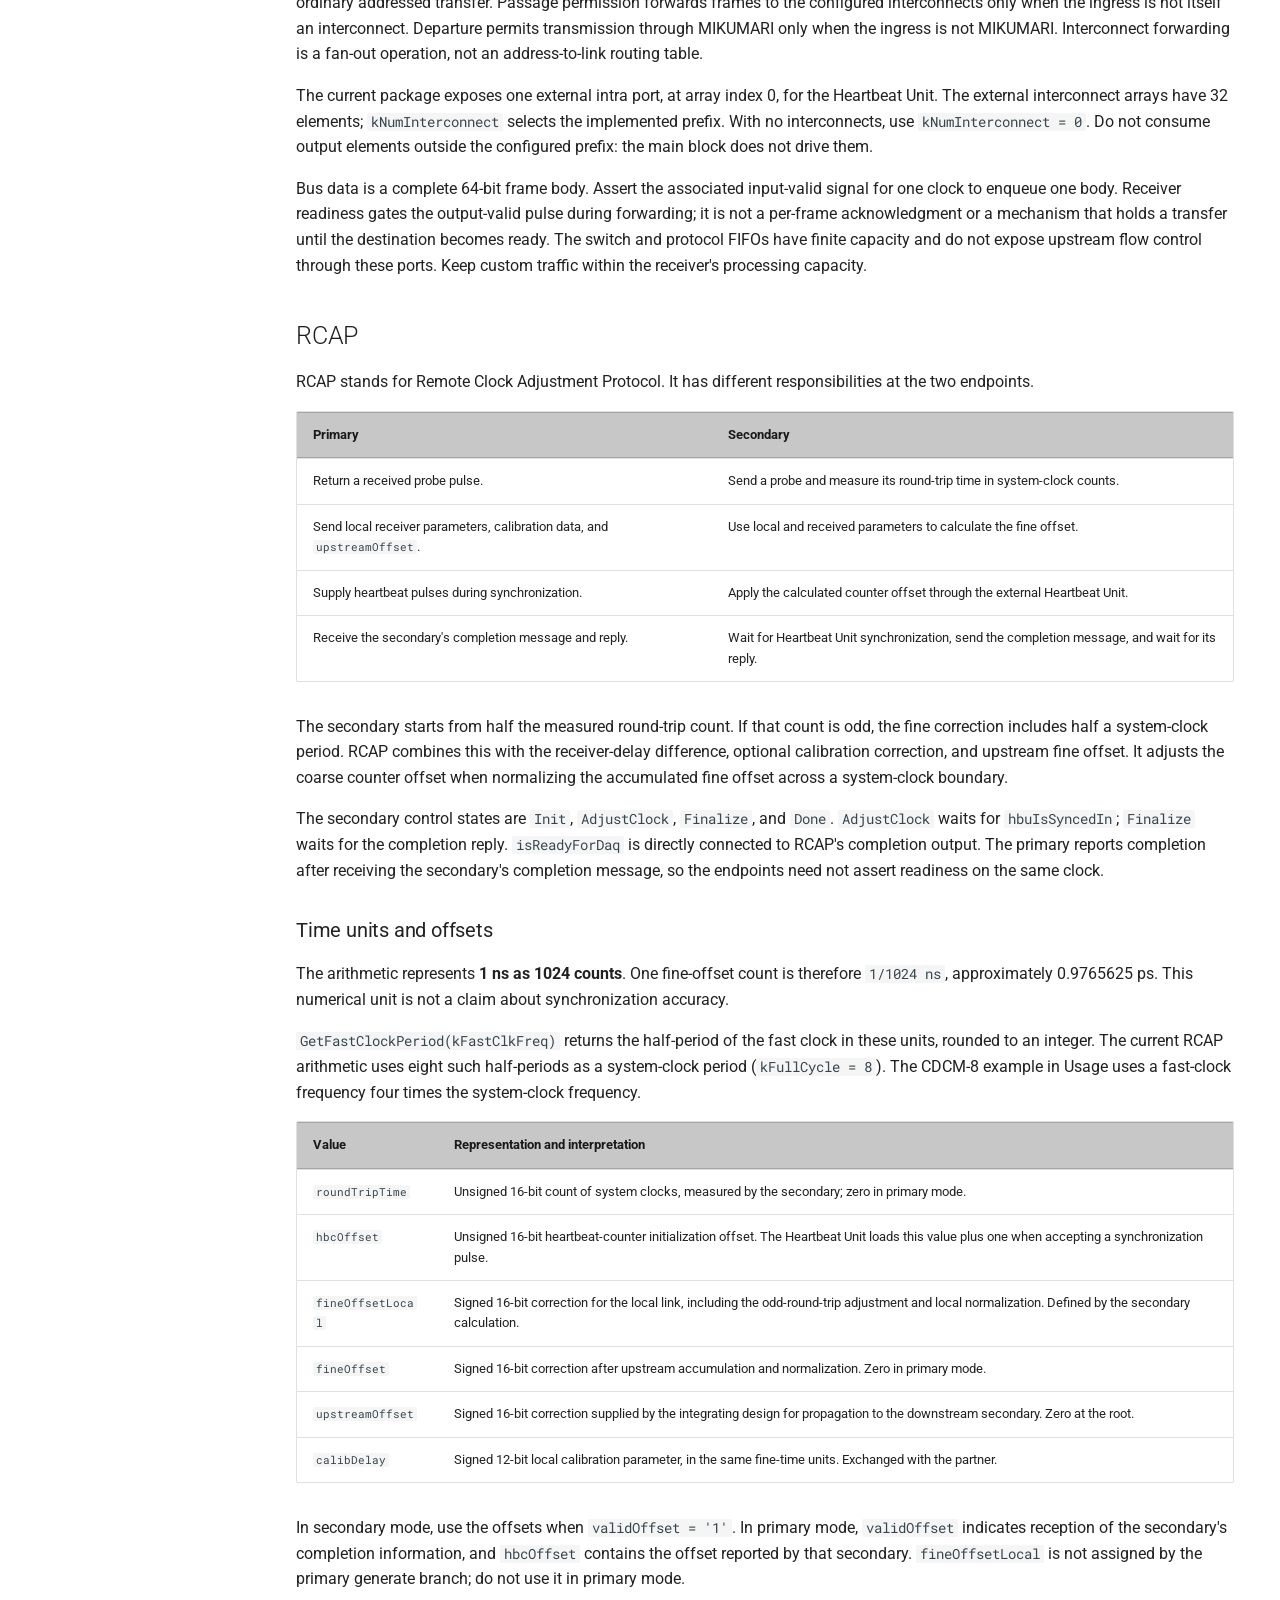
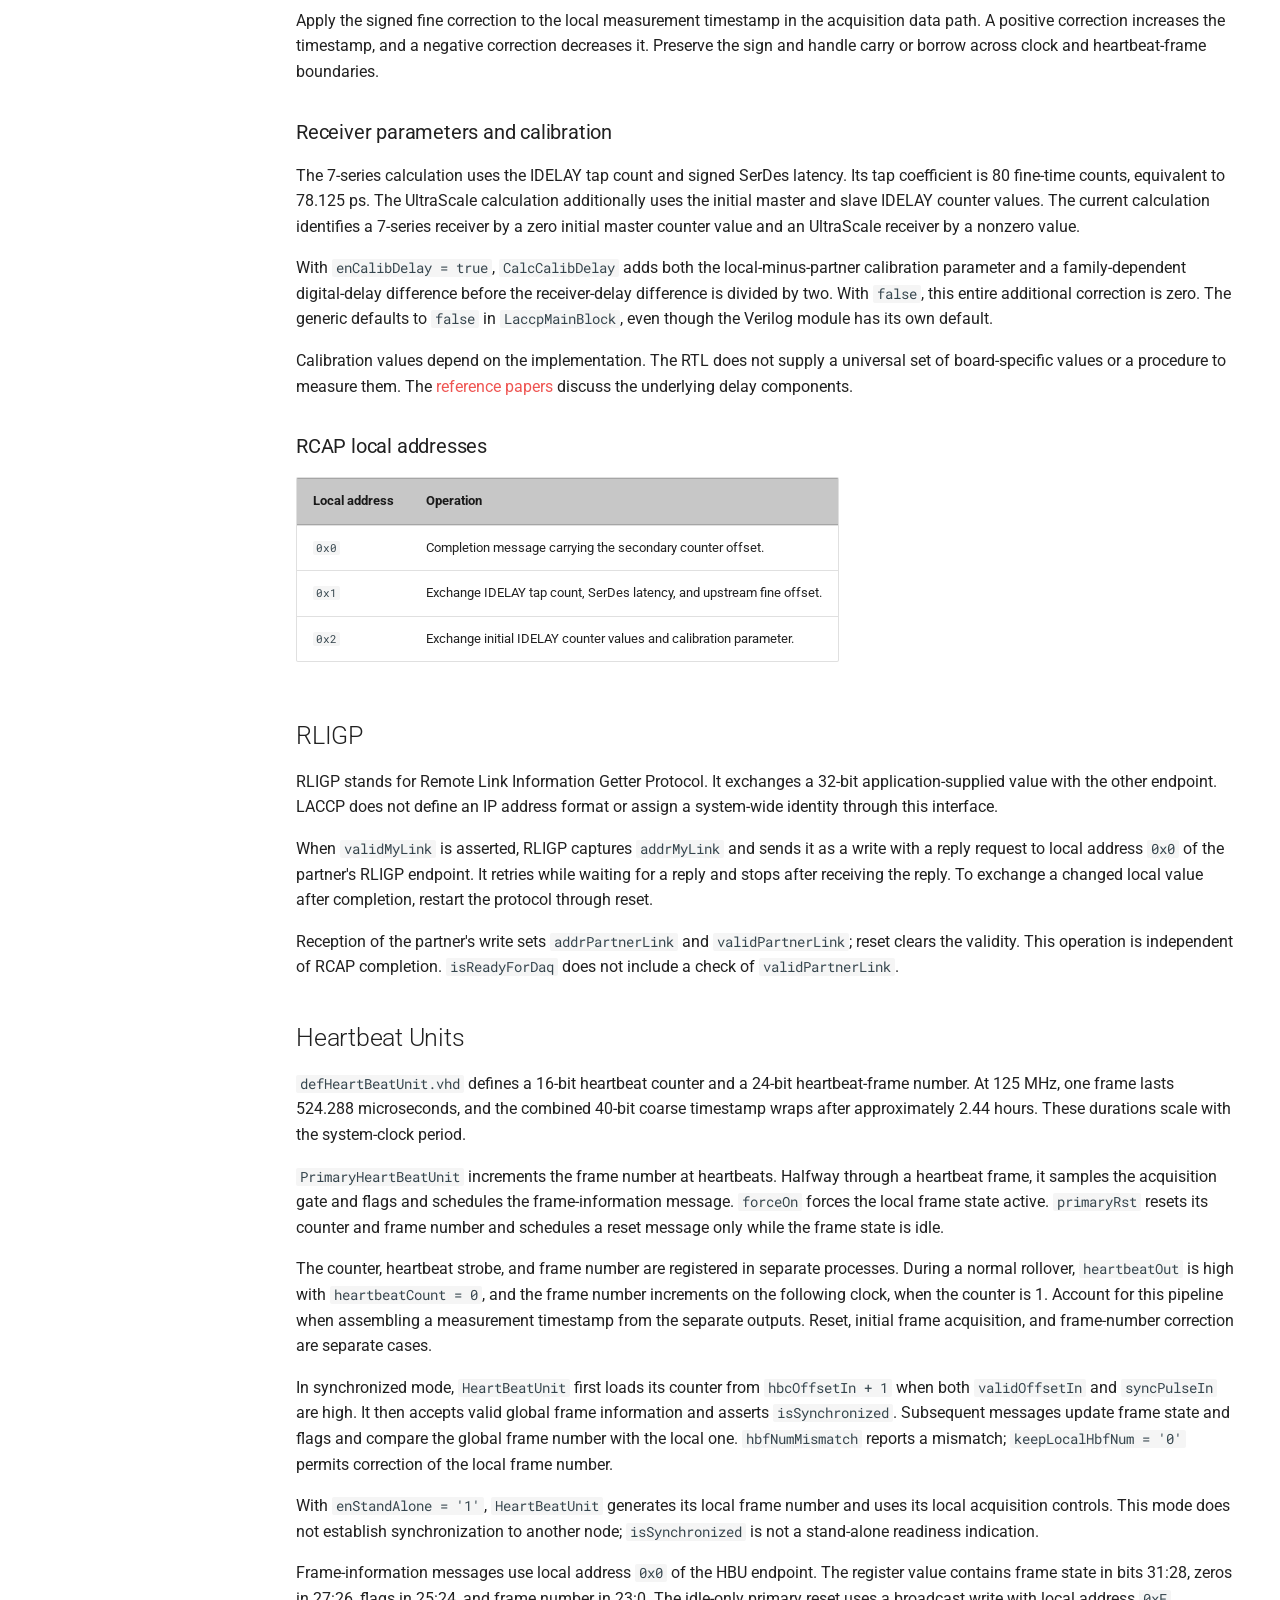
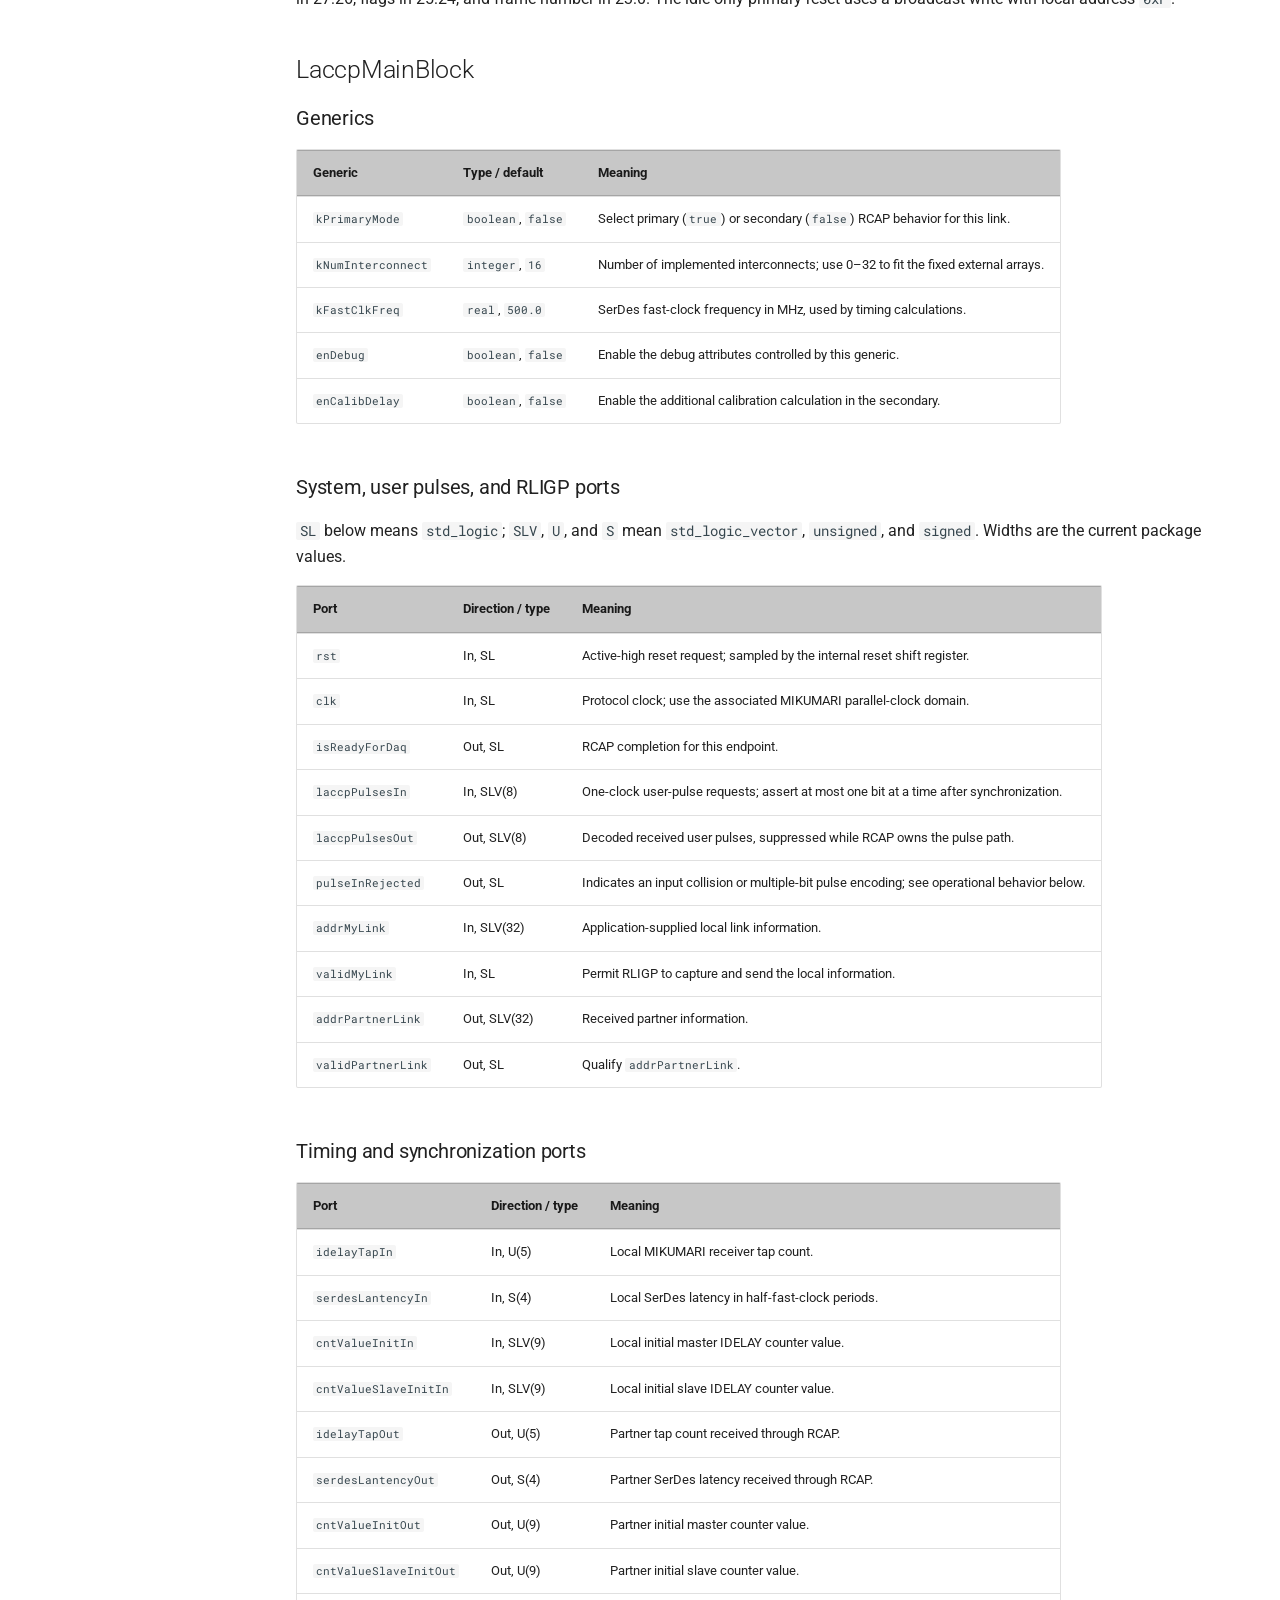
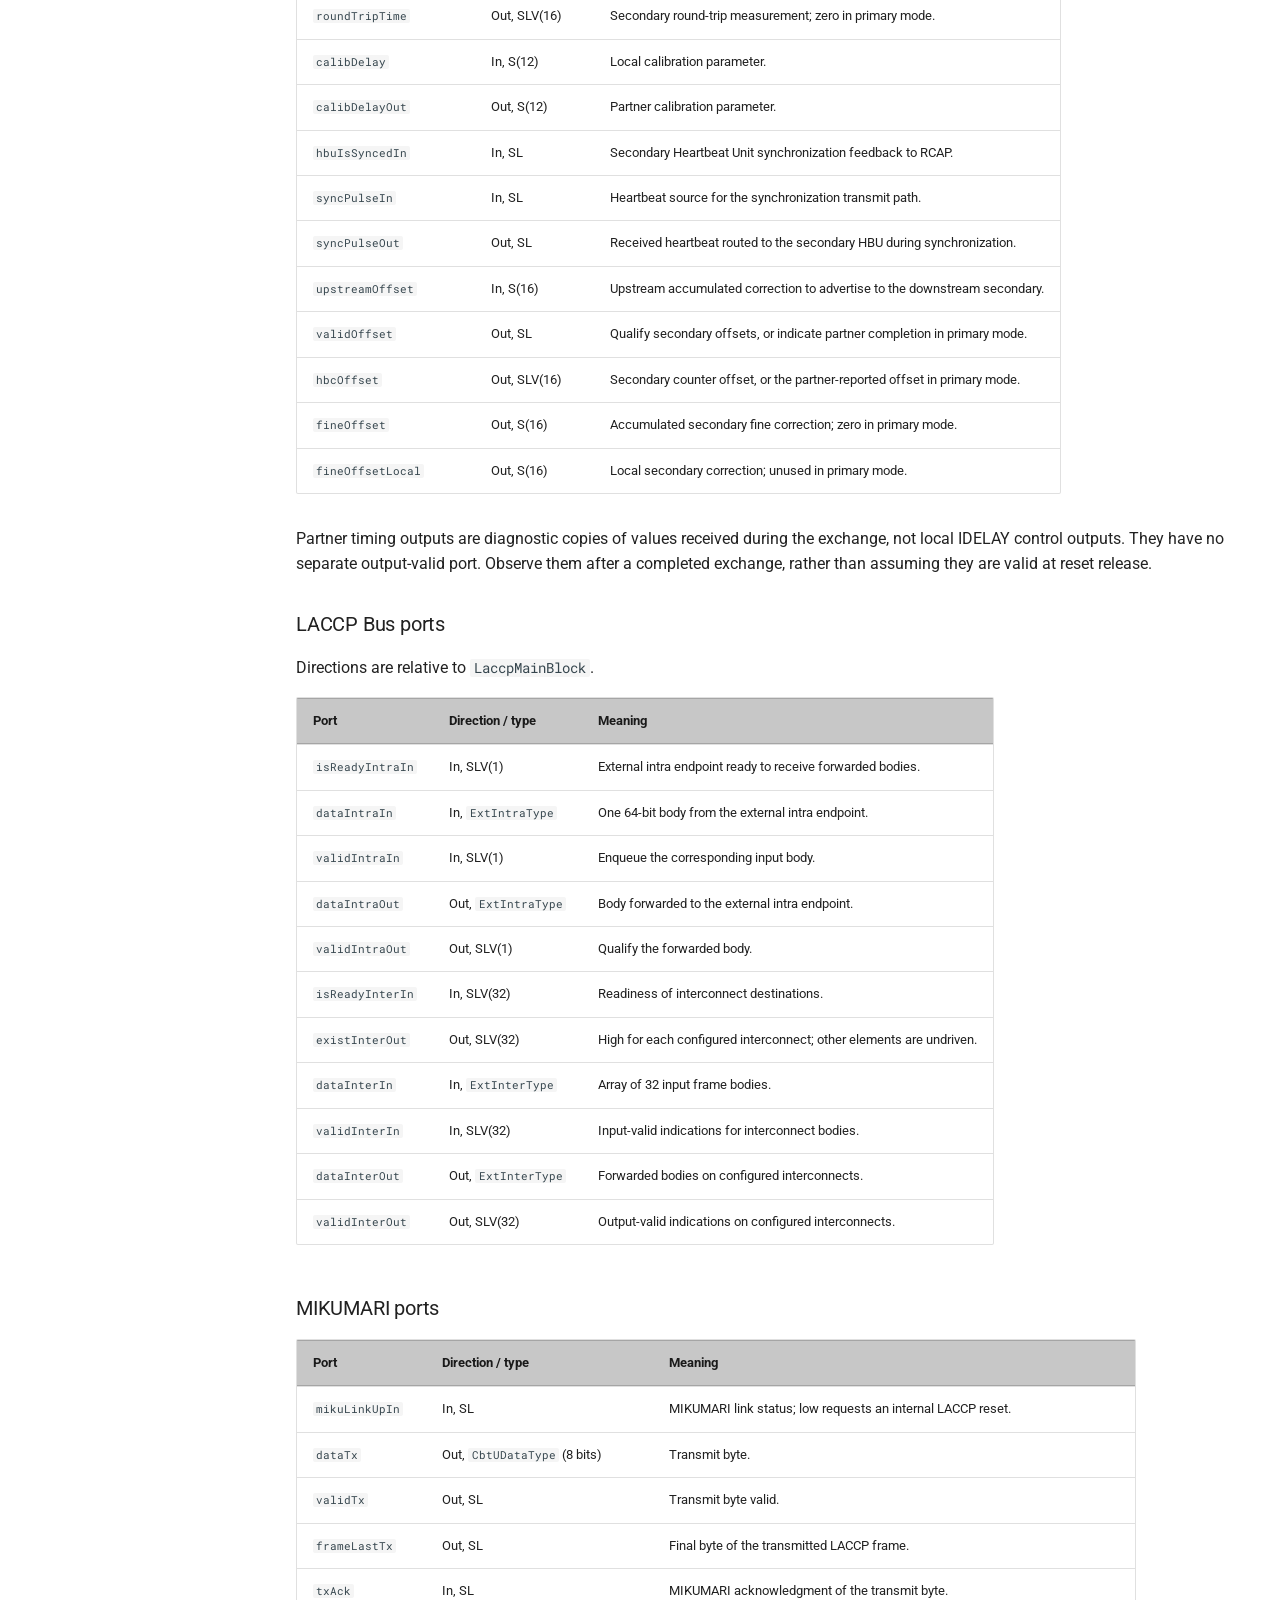
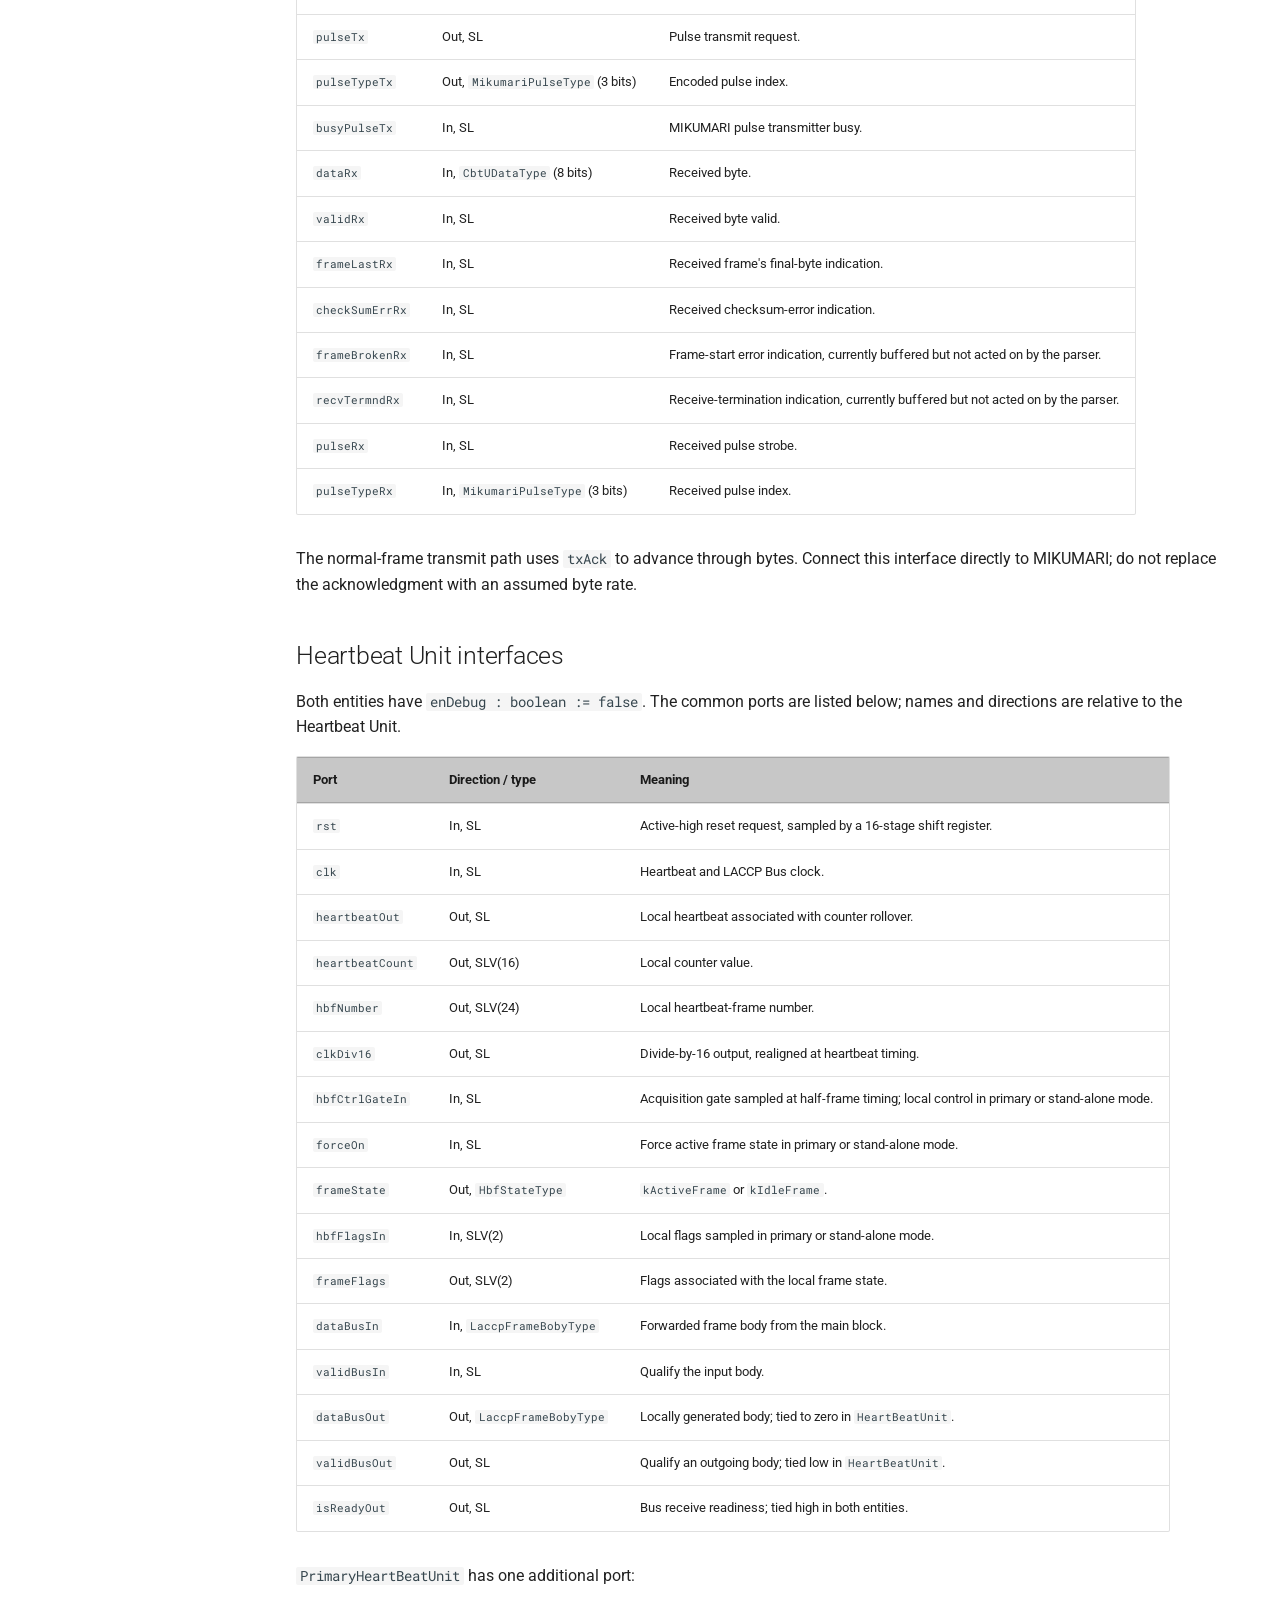
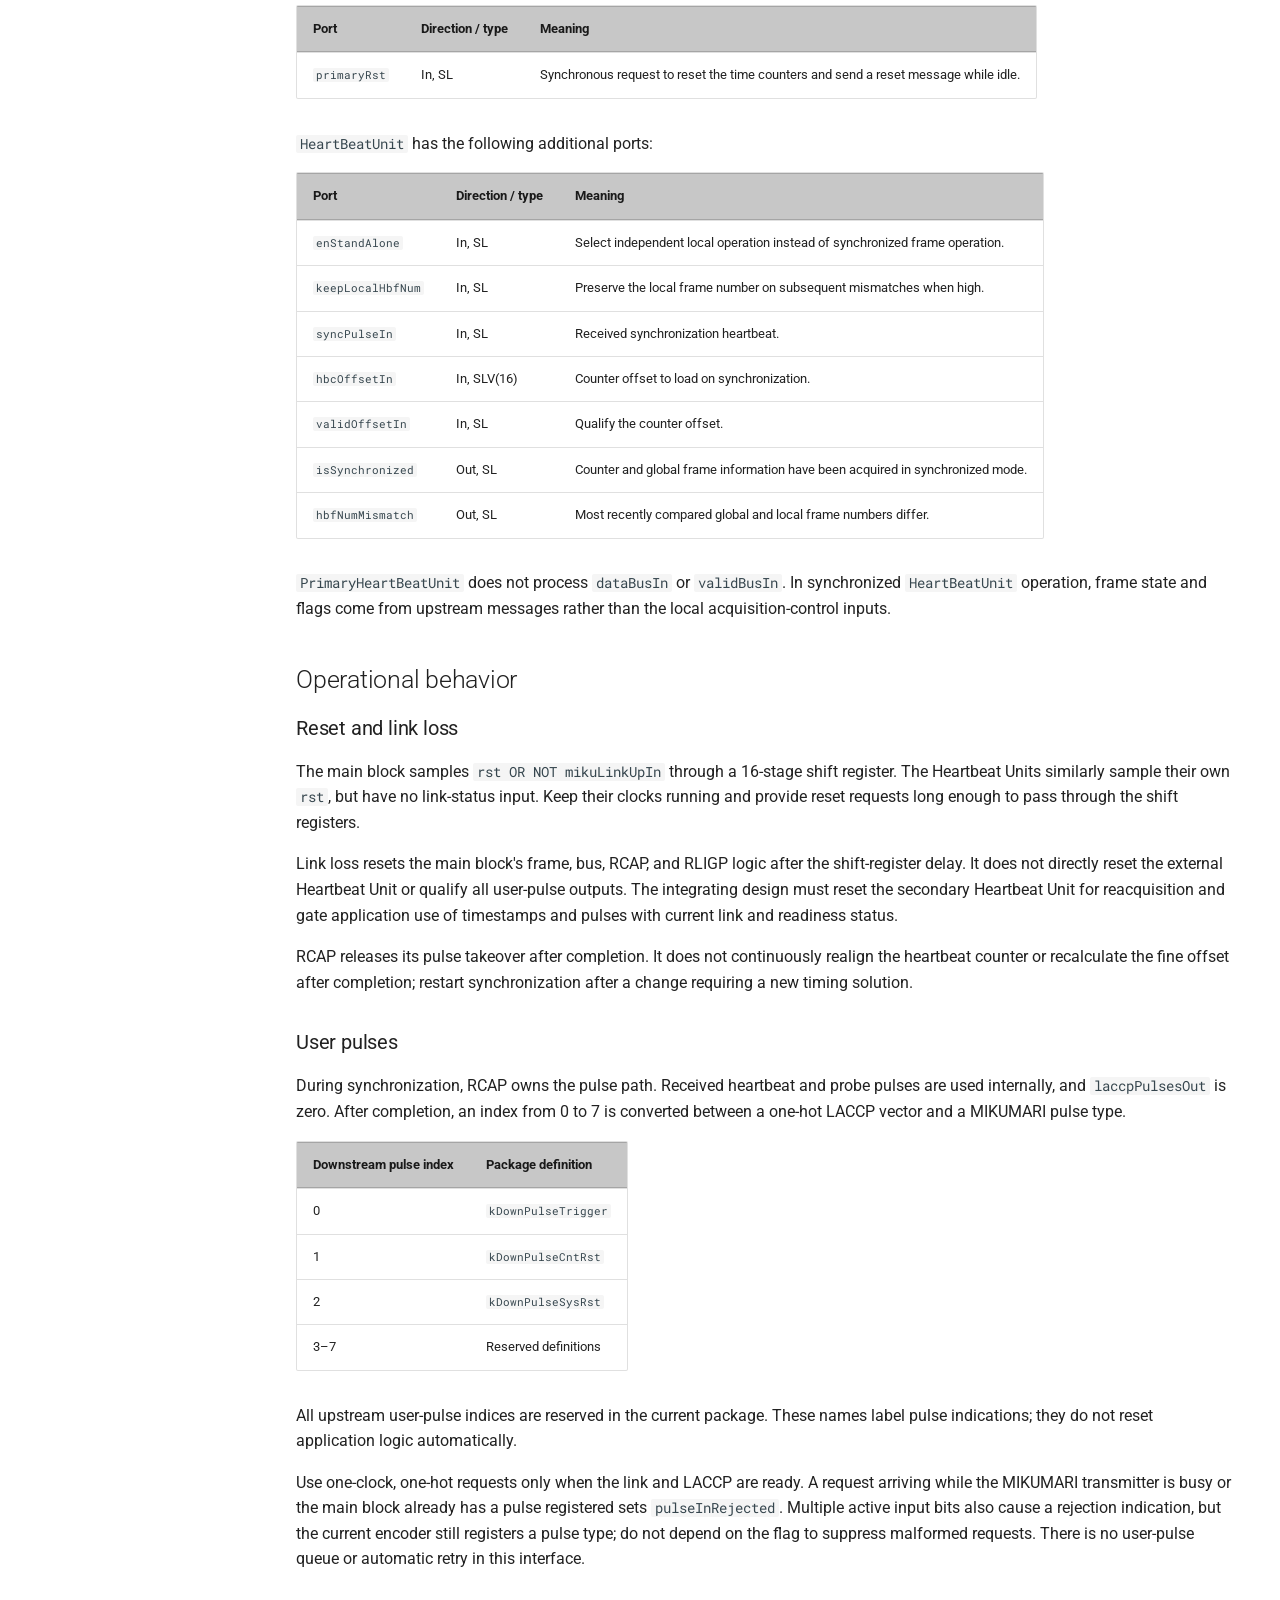
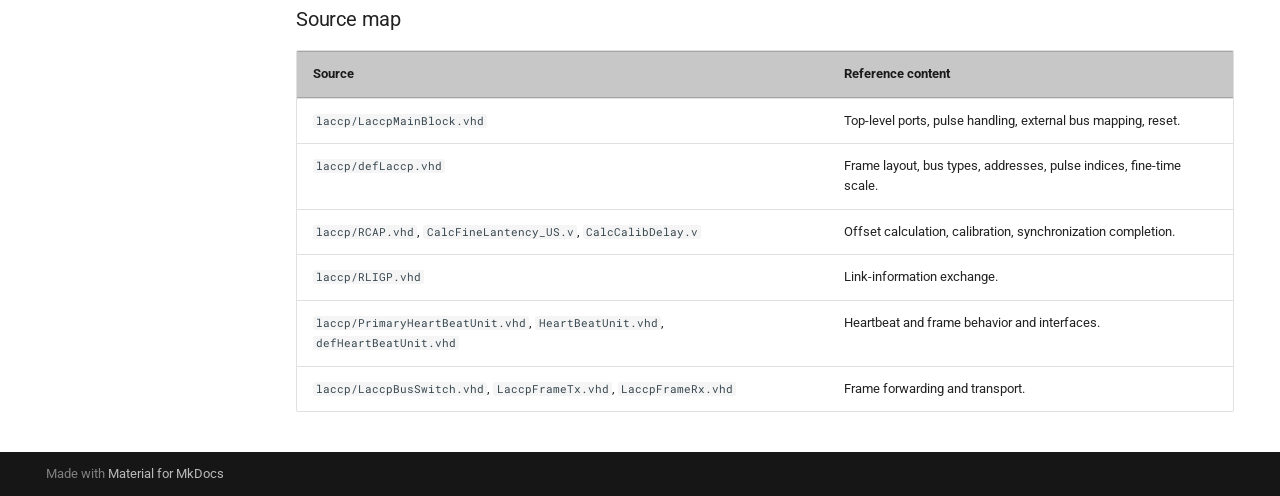
<file: laccp/laccp/index.html>
<!doctype html>
<html lang="en" class="no-js">
  <head>
    
      <meta charset="utf-8">
      <meta name="viewport" content="width=device-width,initial-scale=1">
      
        <meta name="description" content="LACCP User Guide">
      
      
        <meta name="author" content="R.Honda">
      
      
      
        <link rel="prev" href="../../get-started/get-started/">
      
      
        <link rel="next" href="../../usage/usage/">
      
      
        
      
      
      <link rel="icon" href="../../assets/images/favicon.png">
      <meta name="generator" content="mkdocs-1.6.1, mkdocs-material-9.7.7">
    
    
      
        <title>LACCP - LACCP User Guide</title>
      
    
    
      <link rel="stylesheet" href="../../assets/stylesheets/main.ec1eaa64.min.css">
      
        
        <link rel="stylesheet" href="../../assets/stylesheets/palette.ab4e12ef.min.css">
      
      


    
    
      
    
    
      
        
        
        <link rel="preconnect" href="https://fonts.gstatic.com" crossorigin>
        <link rel="stylesheet" href="https://fonts.googleapis.com/css?family=Roboto:300,300i,400,400i,700,700i%7CRoboto+Mono:400,400i,700,700i&display=fallback">
        <style>:root{--md-text-font:"Roboto";--md-code-font:"Roboto Mono"}</style>
      
    
    
      <link rel="stylesheet" href="../../css/custom.css">
    
    <script>__md_scope=new URL("../..",location),__md_hash=e=>[...e].reduce(((e,_)=>(e<<5)-e+_.charCodeAt(0)),0),__md_get=(e,_=localStorage,t=__md_scope)=>JSON.parse(_.getItem(t.pathname+"."+e)),__md_set=(e,_,t=localStorage,a=__md_scope)=>{try{t.setItem(a.pathname+"."+e,JSON.stringify(_))}catch(e){}}</script>
    
      

    
    
  </head>
  
  
    
    
    
    
    
    <body dir="ltr" data-md-color-scheme="default" data-md-color-primary="red" data-md-color-accent="indigo">
  
    
    <input class="md-toggle" data-md-toggle="drawer" type="checkbox" id="__drawer" autocomplete="off">
    <input class="md-toggle" data-md-toggle="search" type="checkbox" id="__search" autocomplete="off">
    <label class="md-overlay" for="__drawer"></label>
    <div data-md-component="skip">
      
        
        <a href="#laccp" class="md-skip">
          Skip to content
        </a>
      
    </div>
    <div data-md-component="announce">
      
    </div>
    
    
      

<header class="md-header" data-md-component="header">
  <nav class="md-header__inner md-grid" aria-label="Header">
    <a href="../.." title="LACCP User Guide" class="md-header__button md-logo" aria-label="LACCP User Guide" data-md-component="logo">
      
  
  <svg xmlns="http://www.w3.org/2000/svg" viewBox="0 0 24 24"><path d="M12 8a3 3 0 0 0 3-3 3 3 0 0 0-3-3 3 3 0 0 0-3 3 3 3 0 0 0 3 3m0 3.54C9.64 9.35 6.5 8 3 8v11c3.5 0 6.64 1.35 9 3.54 2.36-2.19 5.5-3.54 9-3.54V8c-3.5 0-6.64 1.35-9 3.54"/></svg>

    </a>
    <label class="md-header__button md-icon" for="__drawer">
      
      <svg xmlns="http://www.w3.org/2000/svg" viewBox="0 0 24 24"><path d="M3 6h18v2H3zm0 5h18v2H3zm0 5h18v2H3z"/></svg>
    </label>
    <div class="md-header__title" data-md-component="header-title">
      <div class="md-header__ellipsis">
        <div class="md-header__topic">
          <span class="md-ellipsis">
            LACCP User Guide
          </span>
        </div>
        <div class="md-header__topic" data-md-component="header-topic">
          <span class="md-ellipsis">
            
              LACCP
            
          </span>
        </div>
      </div>
    </div>
    
      
    
    
    
    
      
      
        <label class="md-header__button md-icon" for="__search">
          
          <svg xmlns="http://www.w3.org/2000/svg" viewBox="0 0 24 24"><path d="M9.5 3A6.5 6.5 0 0 1 16 9.5c0 1.61-.59 3.09-1.56 4.23l.27.27h.79l5 5-1.5 1.5-5-5v-.79l-.27-.27A6.52 6.52 0 0 1 9.5 16 6.5 6.5 0 0 1 3 9.5 6.5 6.5 0 0 1 9.5 3m0 2C7 5 5 7 5 9.5S7 14 9.5 14 14 12 14 9.5 12 5 9.5 5"/></svg>
        </label>
        <div class="md-search" data-md-component="search" role="dialog">
  <label class="md-search__overlay" for="__search"></label>
  <div class="md-search__inner" role="search">
    <form class="md-search__form" name="search">
      <input type="text" class="md-search__input" name="query" aria-label="Search" placeholder="Search" autocapitalize="off" autocorrect="off" autocomplete="off" spellcheck="false" data-md-component="search-query" required>
      <label class="md-search__icon md-icon" for="__search">
        
        <svg xmlns="http://www.w3.org/2000/svg" viewBox="0 0 24 24"><path d="M9.5 3A6.5 6.5 0 0 1 16 9.5c0 1.61-.59 3.09-1.56 4.23l.27.27h.79l5 5-1.5 1.5-5-5v-.79l-.27-.27A6.52 6.52 0 0 1 9.5 16 6.5 6.5 0 0 1 3 9.5 6.5 6.5 0 0 1 9.5 3m0 2C7 5 5 7 5 9.5S7 14 9.5 14 14 12 14 9.5 12 5 9.5 5"/></svg>
        
        <svg xmlns="http://www.w3.org/2000/svg" viewBox="0 0 24 24"><path d="M20 11v2H8l5.5 5.5-1.42 1.42L4.16 12l7.92-7.92L13.5 5.5 8 11z"/></svg>
      </label>
      <nav class="md-search__options" aria-label="Search">
        
        <button type="reset" class="md-search__icon md-icon" title="Clear" aria-label="Clear" tabindex="-1">
          
          <svg xmlns="http://www.w3.org/2000/svg" viewBox="0 0 24 24"><path d="M19 6.41 17.59 5 12 10.59 6.41 5 5 6.41 10.59 12 5 17.59 6.41 19 12 13.41 17.59 19 19 17.59 13.41 12z"/></svg>
        </button>
      </nav>
      
    </form>
    <div class="md-search__output">
      <div class="md-search__scrollwrap" tabindex="0" data-md-scrollfix>
        <div class="md-search-result" data-md-component="search-result">
          <div class="md-search-result__meta">
            Initializing search
          </div>
          <ol class="md-search-result__list" role="presentation"></ol>
        </div>
      </div>
    </div>
  </div>
</div>
      
    
    
      <div class="md-header__source">
        <a href="https://github.com/spadi-alliance/ug-laccp" title="Go to repository" class="md-source" data-md-component="source">
  <div class="md-source__icon md-icon">
    
    <svg xmlns="http://www.w3.org/2000/svg" viewBox="0 0 448 512"><!--! Font Awesome Free 7.1.0 by @fontawesome - https://fontawesome.com License - https://fontawesome.com/license/free (Icons: CC BY 4.0, Fonts: SIL OFL 1.1, Code: MIT License) Copyright 2025 Fonticons, Inc.--><path d="M439.6 236.1 244 40.5c-5.4-5.5-12.8-8.5-20.4-8.5s-15 3-20.4 8.4L162.5 81l51.5 51.5c27.1-9.1 52.7 16.8 43.4 43.7l49.7 49.7c34.2-11.8 61.2 31 35.5 56.7-26.5 26.5-70.2-2.9-56-37.3L240.3 199v121.9c25.3 12.5 22.3 41.8 9.1 55-6.4 6.4-15.2 10.1-24.3 10.1s-17.8-3.6-24.3-10.1c-17.6-17.6-11.1-46.9 11.2-56v-123c-20.8-8.5-24.6-30.7-18.6-45L142.6 101 8.5 235.1C3 240.6 0 247.9 0 255.5s3 15 8.5 20.4l195.6 195.7c5.4 5.4 12.7 8.4 20.4 8.4s15-3 20.4-8.4l194.7-194.7c5.4-5.4 8.4-12.8 8.4-20.4s-3-15-8.4-20.4"/></svg>
  </div>
  <div class="md-source__repository">
    ug-laccp
  </div>
</a>
      </div>
    
  </nav>
  
</header>
    
    <div class="md-container" data-md-component="container">
      
      
        
          
            
<nav class="md-tabs" aria-label="Tabs" data-md-component="tabs">
  <div class="md-grid">
    <ul class="md-tabs__list">
      
        
  
  
  
  
    <li class="md-tabs__item">
      <a href="../.." class="md-tabs__link">
        
  
  
    
  
  Top

      </a>
    </li>
  

      
        
  
  
  
  
    <li class="md-tabs__item">
      <a href="../../release/release/" class="md-tabs__link">
        
  
  
    
  
  Release

      </a>
    </li>
  

      
        
  
  
  
  
    <li class="md-tabs__item">
      <a href="../../get-started/get-started/" class="md-tabs__link">
        
  
  
    
  
  Get-Started

      </a>
    </li>
  

      
        
  
  
  
    
  
  
    <li class="md-tabs__item md-tabs__item--active">
      <a href="./" class="md-tabs__link">
        
  
  
    
  
  LACCP

      </a>
    </li>
  

      
        
  
  
  
  
    <li class="md-tabs__item">
      <a href="../../usage/usage/" class="md-tabs__link">
        
  
  
    
  
  Usage

      </a>
    </li>
  

      
    </ul>
  </div>
</nav>
          
        
      
      <main class="md-main" data-md-component="main">
        <div class="md-main__inner md-grid">
          
            
              
              <div class="md-sidebar md-sidebar--primary" data-md-component="sidebar" data-md-type="navigation" >
                <div class="md-sidebar__scrollwrap">
                  <div class="md-sidebar__inner">
                    


  


  

<nav class="md-nav md-nav--primary md-nav--lifted md-nav--integrated" aria-label="Navigation" data-md-level="0">
  <label class="md-nav__title" for="__drawer">
    <a href="../.." title="LACCP User Guide" class="md-nav__button md-logo" aria-label="LACCP User Guide" data-md-component="logo">
      
  
  <svg xmlns="http://www.w3.org/2000/svg" viewBox="0 0 24 24"><path d="M12 8a3 3 0 0 0 3-3 3 3 0 0 0-3-3 3 3 0 0 0-3 3 3 3 0 0 0 3 3m0 3.54C9.64 9.35 6.5 8 3 8v11c3.5 0 6.64 1.35 9 3.54 2.36-2.19 5.5-3.54 9-3.54V8c-3.5 0-6.64 1.35-9 3.54"/></svg>

    </a>
    LACCP User Guide
  </label>
  
    <div class="md-nav__source">
      <a href="https://github.com/spadi-alliance/ug-laccp" title="Go to repository" class="md-source" data-md-component="source">
  <div class="md-source__icon md-icon">
    
    <svg xmlns="http://www.w3.org/2000/svg" viewBox="0 0 448 512"><!--! Font Awesome Free 7.1.0 by @fontawesome - https://fontawesome.com License - https://fontawesome.com/license/free (Icons: CC BY 4.0, Fonts: SIL OFL 1.1, Code: MIT License) Copyright 2025 Fonticons, Inc.--><path d="M439.6 236.1 244 40.5c-5.4-5.5-12.8-8.5-20.4-8.5s-15 3-20.4 8.4L162.5 81l51.5 51.5c27.1-9.1 52.7 16.8 43.4 43.7l49.7 49.7c34.2-11.8 61.2 31 35.5 56.7-26.5 26.5-70.2-2.9-56-37.3L240.3 199v121.9c25.3 12.5 22.3 41.8 9.1 55-6.4 6.4-15.2 10.1-24.3 10.1s-17.8-3.6-24.3-10.1c-17.6-17.6-11.1-46.9 11.2-56v-123c-20.8-8.5-24.6-30.7-18.6-45L142.6 101 8.5 235.1C3 240.6 0 247.9 0 255.5s3 15 8.5 20.4l195.6 195.7c5.4 5.4 12.7 8.4 20.4 8.4s15-3 20.4-8.4l194.7-194.7c5.4-5.4 8.4-12.8 8.4-20.4s-3-15-8.4-20.4"/></svg>
  </div>
  <div class="md-source__repository">
    ug-laccp
  </div>
</a>
    </div>
  
  <ul class="md-nav__list" data-md-scrollfix>
    
      
      
  
  
  
  
    <li class="md-nav__item">
      <a href="../.." class="md-nav__link">
        
  
  
  <span class="md-ellipsis">
    
  
    Top
  

    
  </span>
  
  

      </a>
    </li>
  

    
      
      
  
  
  
  
    <li class="md-nav__item">
      <a href="../../release/release/" class="md-nav__link">
        
  
  
  <span class="md-ellipsis">
    
  
    Release
  

    
  </span>
  
  

      </a>
    </li>
  

    
      
      
  
  
  
  
    <li class="md-nav__item">
      <a href="../../get-started/get-started/" class="md-nav__link">
        
  
  
  <span class="md-ellipsis">
    
  
    Get-Started
  

    
  </span>
  
  

      </a>
    </li>
  

    
      
      
  
  
    
  
  
  
    <li class="md-nav__item md-nav__item--active">
      
      <input class="md-nav__toggle md-toggle" type="checkbox" id="__toc">
      
      
        
      
      
        <label class="md-nav__link md-nav__link--active" for="__toc">
          
  
  
  <span class="md-ellipsis">
    
  
    LACCP
  

    
  </span>
  
  

          <span class="md-nav__icon md-icon"></span>
        </label>
      
      <a href="./" class="md-nav__link md-nav__link--active">
        
  
  
  <span class="md-ellipsis">
    
  
    LACCP
  

    
  </span>
  
  

      </a>
      
        

<nav class="md-nav md-nav--secondary" aria-label="Table of contents">
  
  
  
    
  
  
    <label class="md-nav__title" for="__toc">
      <span class="md-nav__icon md-icon"></span>
      Table of contents
    </label>
    <ul class="md-nav__list" data-md-component="toc" data-md-scrollfix>
      
        <li class="md-nav__item">
  <a href="#architecture" class="md-nav__link">
    <span class="md-ellipsis">
      
        Architecture
      
    </span>
  </a>
  
</li>
      
        <li class="md-nav__item">
  <a href="#laccp-frames-and-bus" class="md-nav__link">
    <span class="md-ellipsis">
      
        LACCP frames and bus
      
    </span>
  </a>
  
    <nav class="md-nav" aria-label="LACCP frames and bus">
      <ul class="md-nav__list">
        
          <li class="md-nav__item">
  <a href="#frame-format" class="md-nav__link">
    <span class="md-ellipsis">
      
        Frame format
      
    </span>
  </a>
  
</li>
        
          <li class="md-nav__item">
  <a href="#bus-ports-and-forwarding" class="md-nav__link">
    <span class="md-ellipsis">
      
        Bus ports and forwarding
      
    </span>
  </a>
  
</li>
        
      </ul>
    </nav>
  
</li>
      
        <li class="md-nav__item">
  <a href="#rcap" class="md-nav__link">
    <span class="md-ellipsis">
      
        RCAP
      
    </span>
  </a>
  
    <nav class="md-nav" aria-label="RCAP">
      <ul class="md-nav__list">
        
          <li class="md-nav__item">
  <a href="#time-units-and-offsets" class="md-nav__link">
    <span class="md-ellipsis">
      
        Time units and offsets
      
    </span>
  </a>
  
</li>
        
          <li class="md-nav__item">
  <a href="#receiver-parameters-and-calibration" class="md-nav__link">
    <span class="md-ellipsis">
      
        Receiver parameters and calibration
      
    </span>
  </a>
  
</li>
        
          <li class="md-nav__item">
  <a href="#rcap-local-addresses" class="md-nav__link">
    <span class="md-ellipsis">
      
        RCAP local addresses
      
    </span>
  </a>
  
</li>
        
      </ul>
    </nav>
  
</li>
      
        <li class="md-nav__item">
  <a href="#rligp" class="md-nav__link">
    <span class="md-ellipsis">
      
        RLIGP
      
    </span>
  </a>
  
</li>
      
        <li class="md-nav__item">
  <a href="#heartbeat-units" class="md-nav__link">
    <span class="md-ellipsis">
      
        Heartbeat Units
      
    </span>
  </a>
  
</li>
      
        <li class="md-nav__item">
  <a href="#laccpmainblock" class="md-nav__link">
    <span class="md-ellipsis">
      
        LaccpMainBlock
      
    </span>
  </a>
  
    <nav class="md-nav" aria-label="LaccpMainBlock">
      <ul class="md-nav__list">
        
          <li class="md-nav__item">
  <a href="#generics" class="md-nav__link">
    <span class="md-ellipsis">
      
        Generics
      
    </span>
  </a>
  
</li>
        
          <li class="md-nav__item">
  <a href="#system-user-pulses-and-rligp-ports" class="md-nav__link">
    <span class="md-ellipsis">
      
        System, user pulses, and RLIGP ports
      
    </span>
  </a>
  
</li>
        
          <li class="md-nav__item">
  <a href="#timing-and-synchronization-ports" class="md-nav__link">
    <span class="md-ellipsis">
      
        Timing and synchronization ports
      
    </span>
  </a>
  
</li>
        
          <li class="md-nav__item">
  <a href="#laccp-bus-ports" class="md-nav__link">
    <span class="md-ellipsis">
      
        LACCP Bus ports
      
    </span>
  </a>
  
</li>
        
          <li class="md-nav__item">
  <a href="#mikumari-ports" class="md-nav__link">
    <span class="md-ellipsis">
      
        MIKUMARI ports
      
    </span>
  </a>
  
</li>
        
      </ul>
    </nav>
  
</li>
      
        <li class="md-nav__item">
  <a href="#heartbeat-unit-interfaces" class="md-nav__link">
    <span class="md-ellipsis">
      
        Heartbeat Unit interfaces
      
    </span>
  </a>
  
</li>
      
        <li class="md-nav__item">
  <a href="#operational-behavior" class="md-nav__link">
    <span class="md-ellipsis">
      
        Operational behavior
      
    </span>
  </a>
  
    <nav class="md-nav" aria-label="Operational behavior">
      <ul class="md-nav__list">
        
          <li class="md-nav__item">
  <a href="#reset-and-link-loss" class="md-nav__link">
    <span class="md-ellipsis">
      
        Reset and link loss
      
    </span>
  </a>
  
</li>
        
          <li class="md-nav__item">
  <a href="#user-pulses" class="md-nav__link">
    <span class="md-ellipsis">
      
        User pulses
      
    </span>
  </a>
  
</li>
        
          <li class="md-nav__item">
  <a href="#source-map" class="md-nav__link">
    <span class="md-ellipsis">
      
        Source map
      
    </span>
  </a>
  
</li>
        
      </ul>
    </nav>
  
</li>
      
    </ul>
  
</nav>
      
    </li>
  

    
      
      
  
  
  
  
    <li class="md-nav__item">
      <a href="../../usage/usage/" class="md-nav__link">
        
  
  
  <span class="md-ellipsis">
    
  
    Usage
  

    
  </span>
  
  

      </a>
    </li>
  

    
  </ul>
</nav>
                  </div>
                </div>
              </div>
            
            
          
          
            <div class="md-content" data-md-component="content">
              
              <article class="md-content__inner md-typeset">
                
                  


  
  


<h1 id="laccp">LACCP</h1>
<p>This page describes the architecture, behavior, and public interfaces of the current <a href="https://github.com/RyotaroHonda/laccp">LACCP RTL</a>. Signal names follow the source, including spellings such as <code>serdesLantencyIn</code>. For wiring and initialization, see <a href="../../usage/usage/">Usage</a>.</p>
<h2 id="architecture">Architecture</h2>
<figure id="_figure-1">
<img alt="LACCP endpoint architecture" src="../figures/architecture.svg" />
<figcaption><span>Figure&nbsp;1</span></figcaption>
</figure>
<p><code>LaccpMainBlock</code> implements the LACCP endpoint attached to one MIKUMARI link. It contains the following blocks.</p>
<table>
<thead>
<tr>
<th>Block</th>
<th>Function</th>
</tr>
</thead>
<tbody>
<tr>
<td><code>LaccpFrameRx</code></td>
<td>Parse the nine-byte LACCP frame received through MIKUMARI.</td>
</tr>
<tr>
<td><code>LaccpFrameTx</code></td>
<td>Serialize a LACCP frame body into a MIKUMARI normal frame.</td>
</tr>
<tr>
<td><code>LaccpBusSwitch</code></td>
<td>Distribute frame bodies among the MIKUMARI port, local protocol blocks, and interconnect ports.</td>
</tr>
<tr>
<td><code>RCAP</code></td>
<td>Measure round-trip time, exchange timing parameters, and calculate synchronization offsets.</td>
</tr>
<tr>
<td><code>RLIGP</code></td>
<td>Exchange application-supplied link information with the other endpoint.</td>
</tr>
</tbody>
</table>
<p>The Heartbeat Unit and MIKUMARI blocks are external to <code>LaccpMainBlock</code>. <code>PrimaryHeartBeatUnit</code> generates the root heartbeat and frame information. <code>HeartBeatUnit</code> receives this information and synchronizes a secondary, or operates independently in stand-alone mode.</p>
<p>The frame path is <code>MIKUMARI &lt;-&gt; FrameRx/FrameTx &lt;-&gt; BusSwitch &lt;-&gt; protocol blocks</code>. The pulse path connects directly to the synchronization and user-pulse logic; pulses are not encoded as LACCP frame bodies. The diagram groups the HBU synchronization interfaces with RCAP; their public ports are on <code>LaccpMainBlock</code>, which routes the heartbeat pulses.</p>
<h2 id="laccp-frames-and-bus">LACCP frames and bus</h2>
<h3 id="frame-format">Frame format</h3>
<p><code>defLaccp.vhd</code> defines a nine-byte frame. <code>LaccpFrameTx</code> sends the preamble first, followed by the frame body from its most significant byte to its least significant byte.</p>
<table>
<thead>
<tr>
<th>Byte</th>
<th>Field</th>
<th>Frame-body bits</th>
</tr>
</thead>
<tbody>
<tr>
<td>0</td>
<td>Preamble, <code>0xFA</code></td>
<td>Not included in the bus frame body.</td>
</tr>
<tr>
<td>1</td>
<td>Destination module address and local address</td>
<td>63:60 and 59:56</td>
</tr>
<tr>
<td>2</td>
<td>Source module address and local address</td>
<td>55:52 and 51:48</td>
</tr>
<tr>
<td>3</td>
<td>Command bits</td>
<td>47:40</td>
</tr>
<tr>
<td>4</td>
<td>Reserved</td>
<td>39:32</td>
</tr>
<tr>
<td>5–8</td>
<td>Register value, most significant byte first</td>
<td>31:0</td>
</tr>
</tbody>
</table>
<p><code>LaccpFrameBobyType</code> is the 64-bit frame-body type. The module address selects a protocol endpoint, such as RCAP; the local address selects an operation within that endpoint. These fields are separate from the 32-bit link information exchanged by RLIGP.</p>
<table>
<thead>
<tr>
<th>Command bit</th>
<th>RTL constant</th>
<th>Meaning</th>
</tr>
</thead>
<tbody>
<tr>
<td>0</td>
<td><code>kCmdPassagePermission</code></td>
<td>Permit forwarding to interconnect ports.</td>
</tr>
<tr>
<td>1</td>
<td><code>kCmdDepature</code></td>
<td>Permit transmission through the local MIKUMARI port.</td>
</tr>
<tr>
<td>2</td>
<td><code>kCmdWrite</code></td>
<td>Write operation.</td>
</tr>
<tr>
<td>3</td>
<td><code>kCmdRead</code></td>
<td>Read-operation bit defined in the package.</td>
</tr>
<tr>
<td>4</td>
<td><code>kCmdReply</code></td>
<td>Reply operation.</td>
</tr>
<tr>
<td>5</td>
<td><code>kCmdReplyRequest</code></td>
<td>Request a reply.</td>
</tr>
</tbody>
</table>
<p>The presence of a command constant does not imply that every endpoint implements that operation. The supplied RCAP, RLIGP, and Heartbeat Unit receive logic handles its specific write and reply operations.</p>
<p>The receiver checks the preamble, expected body length, final-byte indication, and checksum status at the expected final byte before releasing a frame body. <code>frameBrokenRx</code> and <code>recvTermndRx</code> are inputs to the receiver, but the current parser does not use them to change its receive state.</p>
<h3 id="bus-ports-and-forwarding">Bus ports and forwarding</h3>
<table>
<thead>
<tr>
<th>Internal port</th>
<th>Destination module address</th>
<th>Endpoint</th>
</tr>
</thead>
<tbody>
<tr>
<td>0</td>
<td>Not a local protocol address</td>
<td>MIKUMARI frame transport</td>
</tr>
<tr>
<td>1</td>
<td><code>0x1</code></td>
<td>RLIGP</td>
</tr>
<tr>
<td>2</td>
<td><code>0x2</code></td>
<td>RCAP</td>
</tr>
<tr>
<td>3</td>
<td><code>0x3</code></td>
<td>External Heartbeat Unit</td>
</tr>
<tr>
<td>4 onward</td>
<td>Selected by forwarding rules</td>
<td>Interconnects</td>
</tr>
</tbody>
</table>
<p>Destination module address <code>0x0</code> broadcasts to the local protocol ports. A frame is not returned to its originating local port for an ordinary addressed transfer. Passage permission forwards frames to the configured interconnects only when the ingress is not itself an interconnect. Departure permits transmission through MIKUMARI only when the ingress is not MIKUMARI. Interconnect forwarding is a fan-out operation, not an address-to-link routing table.</p>
<p>The current package exposes one external intra port, at array index 0, for the Heartbeat Unit. The external interconnect arrays have 32 elements; <code>kNumInterconnect</code> selects the implemented prefix. With no interconnects, use <code>kNumInterconnect = 0</code>. Do not consume output elements outside the configured prefix: the main block does not drive them.</p>
<p>Bus data is a complete 64-bit frame body. Assert the associated input-valid signal for one clock to enqueue one body. Receiver readiness gates the output-valid pulse during forwarding; it is not a per-frame acknowledgment or a mechanism that holds a transfer until the destination becomes ready. The switch and protocol FIFOs have finite capacity and do not expose upstream flow control through these ports. Keep custom traffic within the receiver's processing capacity.</p>
<h2 id="rcap">RCAP</h2>
<p>RCAP stands for Remote Clock Adjustment Protocol. It has different responsibilities at the two endpoints.</p>
<table>
<thead>
<tr>
<th>Primary</th>
<th>Secondary</th>
</tr>
</thead>
<tbody>
<tr>
<td>Return a received probe pulse.</td>
<td>Send a probe and measure its round-trip time in system-clock counts.</td>
</tr>
<tr>
<td>Send local receiver parameters, calibration data, and <code>upstreamOffset</code>.</td>
<td>Use local and received parameters to calculate the fine offset.</td>
</tr>
<tr>
<td>Supply heartbeat pulses during synchronization.</td>
<td>Apply the calculated counter offset through the external Heartbeat Unit.</td>
</tr>
<tr>
<td>Receive the secondary's completion message and reply.</td>
<td>Wait for Heartbeat Unit synchronization, send the completion message, and wait for its reply.</td>
</tr>
</tbody>
</table>
<p>The secondary starts from half the measured round-trip count. If that count is odd, the fine correction includes half a system-clock period. RCAP combines this with the receiver-delay difference, optional calibration correction, and upstream fine offset. It adjusts the coarse counter offset when normalizing the accumulated fine offset across a system-clock boundary.</p>
<p>The secondary control states are <code>Init</code>, <code>AdjustClock</code>, <code>Finalize</code>, and <code>Done</code>. <code>AdjustClock</code> waits for <code>hbuIsSyncedIn</code>; <code>Finalize</code> waits for the completion reply. <code>isReadyForDaq</code> is directly connected to RCAP's completion output. The primary reports completion after receiving the secondary's completion message, so the endpoints need not assert readiness on the same clock.</p>
<h3 id="time-units-and-offsets">Time units and offsets</h3>
<p>The arithmetic represents <strong>1 ns as 1024 counts</strong>. One fine-offset count is therefore <code>1/1024 ns</code>, approximately 0.9765625 ps. This numerical unit is not a claim about synchronization accuracy.</p>
<p><code>GetFastClockPeriod(kFastClkFreq)</code> returns the half-period of the fast clock in these units, rounded to an integer. The current RCAP arithmetic uses eight such half-periods as a system-clock period (<code>kFullCycle = 8</code>). The CDCM-8 example in Usage uses a fast-clock frequency four times the system-clock frequency.</p>
<table>
<thead>
<tr>
<th>Value</th>
<th>Representation and interpretation</th>
</tr>
</thead>
<tbody>
<tr>
<td><code>roundTripTime</code></td>
<td>Unsigned 16-bit count of system clocks, measured by the secondary; zero in primary mode.</td>
</tr>
<tr>
<td><code>hbcOffset</code></td>
<td>Unsigned 16-bit heartbeat-counter initialization offset. The Heartbeat Unit loads this value plus one when accepting a synchronization pulse.</td>
</tr>
<tr>
<td><code>fineOffsetLocal</code></td>
<td>Signed 16-bit correction for the local link, including the odd-round-trip adjustment and local normalization. Defined by the secondary calculation.</td>
</tr>
<tr>
<td><code>fineOffset</code></td>
<td>Signed 16-bit correction after upstream accumulation and normalization. Zero in primary mode.</td>
</tr>
<tr>
<td><code>upstreamOffset</code></td>
<td>Signed 16-bit correction supplied by the integrating design for propagation to the downstream secondary. Zero at the root.</td>
</tr>
<tr>
<td><code>calibDelay</code></td>
<td>Signed 12-bit local calibration parameter, in the same fine-time units. Exchanged with the partner.</td>
</tr>
</tbody>
</table>
<p>In secondary mode, use the offsets when <code>validOffset = '1'</code>. In primary mode, <code>validOffset</code> indicates reception of the secondary's completion information, and <code>hbcOffset</code> contains the offset reported by that secondary. <code>fineOffsetLocal</code> is not assigned by the primary generate branch; do not use it in primary mode.</p>
<p>Apply the signed fine correction to the local measurement timestamp in the acquisition data path. A positive correction increases the timestamp, and a negative correction decreases it. Preserve the sign and handle carry or borrow across clock and heartbeat-frame boundaries.</p>
<h3 id="receiver-parameters-and-calibration">Receiver parameters and calibration</h3>
<p>The 7-series calculation uses the IDELAY tap count and signed SerDes latency. Its tap coefficient is 80 fine-time counts, equivalent to 78.125 ps. The UltraScale calculation additionally uses the initial master and slave IDELAY counter values. The current calculation identifies a 7-series receiver by a zero initial master counter value and an UltraScale receiver by a nonzero value.</p>
<p>With <code>enCalibDelay = true</code>, <code>CalcCalibDelay</code> adds both the local-minus-partner calibration parameter and a family-dependent digital-delay difference before the receiver-delay difference is divided by two. With <code>false</code>, this entire additional correction is zero. The generic defaults to <code>false</code> in <code>LaccpMainBlock</code>, even though the Verilog module has its own default.</p>
<p>Calibration values depend on the implementation. The RTL does not supply a universal set of board-specific values or a procedure to measure them. The <a href="../../#references">reference papers</a> discuss the underlying delay components.</p>
<h3 id="rcap-local-addresses">RCAP local addresses</h3>
<table>
<thead>
<tr>
<th>Local address</th>
<th>Operation</th>
</tr>
</thead>
<tbody>
<tr>
<td><code>0x0</code></td>
<td>Completion message carrying the secondary counter offset.</td>
</tr>
<tr>
<td><code>0x1</code></td>
<td>Exchange IDELAY tap count, SerDes latency, and upstream fine offset.</td>
</tr>
<tr>
<td><code>0x2</code></td>
<td>Exchange initial IDELAY counter values and calibration parameter.</td>
</tr>
</tbody>
</table>
<h2 id="rligp">RLIGP</h2>
<p>RLIGP stands for Remote Link Information Getter Protocol. It exchanges a 32-bit application-supplied value with the other endpoint. LACCP does not define an IP address format or assign a system-wide identity through this interface.</p>
<p>When <code>validMyLink</code> is asserted, RLIGP captures <code>addrMyLink</code> and sends it as a write with a reply request to local address <code>0x0</code> of the partner's RLIGP endpoint. It retries while waiting for a reply and stops after receiving the reply. To exchange a changed local value after completion, restart the protocol through reset.</p>
<p>Reception of the partner's write sets <code>addrPartnerLink</code> and <code>validPartnerLink</code>; reset clears the validity. This operation is independent of RCAP completion. <code>isReadyForDaq</code> does not include a check of <code>validPartnerLink</code>.</p>
<h2 id="heartbeat-units">Heartbeat Units</h2>
<p><code>defHeartBeatUnit.vhd</code> defines a 16-bit heartbeat counter and a 24-bit heartbeat-frame number. At 125 MHz, one frame lasts 524.288 microseconds, and the combined 40-bit coarse timestamp wraps after approximately 2.44 hours. These durations scale with the system-clock period.</p>
<p><code>PrimaryHeartBeatUnit</code> increments the frame number at heartbeats. Halfway through a heartbeat frame, it samples the acquisition gate and flags and schedules the frame-information message. <code>forceOn</code> forces the local frame state active. <code>primaryRst</code> resets its counter and frame number and schedules a reset message only while the frame state is idle.</p>
<p>The counter, heartbeat strobe, and frame number are registered in separate processes. During a normal rollover, <code>heartbeatOut</code> is high with <code>heartbeatCount = 0</code>, and the frame number increments on the following clock, when the counter is 1. Account for this pipeline when assembling a measurement timestamp from the separate outputs. Reset, initial frame acquisition, and frame-number correction are separate cases.</p>
<p>In synchronized mode, <code>HeartBeatUnit</code> first loads its counter from <code>hbcOffsetIn + 1</code> when both <code>validOffsetIn</code> and <code>syncPulseIn</code> are high. It then accepts valid global frame information and asserts <code>isSynchronized</code>. Subsequent messages update frame state and flags and compare the global frame number with the local one. <code>hbfNumMismatch</code> reports a mismatch; <code>keepLocalHbfNum = '0'</code> permits correction of the local frame number.</p>
<p>With <code>enStandAlone = '1'</code>, <code>HeartBeatUnit</code> generates its local frame number and uses its local acquisition controls. This mode does not establish synchronization to another node; <code>isSynchronized</code> is not a stand-alone readiness indication.</p>
<p>Frame-information messages use local address <code>0x0</code> of the HBU endpoint. The register value contains frame state in bits 31:28, zeros in 27:26, flags in 25:24, and frame number in 23:0. The idle-only primary reset uses a broadcast write with local address <code>0xF</code>.</p>
<h2 id="laccpmainblock">LaccpMainBlock</h2>
<h3 id="generics">Generics</h3>
<table>
<thead>
<tr>
<th>Generic</th>
<th>Type / default</th>
<th>Meaning</th>
</tr>
</thead>
<tbody>
<tr>
<td><code>kPrimaryMode</code></td>
<td><code>boolean</code>, <code>false</code></td>
<td>Select primary (<code>true</code>) or secondary (<code>false</code>) RCAP behavior for this link.</td>
</tr>
<tr>
<td><code>kNumInterconnect</code></td>
<td><code>integer</code>, <code>16</code></td>
<td>Number of implemented interconnects; use 0–32 to fit the fixed external arrays.</td>
</tr>
<tr>
<td><code>kFastClkFreq</code></td>
<td><code>real</code>, <code>500.0</code></td>
<td>SerDes fast-clock frequency in MHz, used by timing calculations.</td>
</tr>
<tr>
<td><code>enDebug</code></td>
<td><code>boolean</code>, <code>false</code></td>
<td>Enable the debug attributes controlled by this generic.</td>
</tr>
<tr>
<td><code>enCalibDelay</code></td>
<td><code>boolean</code>, <code>false</code></td>
<td>Enable the additional calibration calculation in the secondary.</td>
</tr>
</tbody>
</table>
<h3 id="system-user-pulses-and-rligp-ports">System, user pulses, and RLIGP ports</h3>
<p><code>SL</code> below means <code>std_logic</code>; <code>SLV</code>, <code>U</code>, and <code>S</code> mean <code>std_logic_vector</code>, <code>unsigned</code>, and <code>signed</code>. Widths are the current package values.</p>
<table>
<thead>
<tr>
<th>Port</th>
<th>Direction / type</th>
<th>Meaning</th>
</tr>
</thead>
<tbody>
<tr>
<td><code>rst</code></td>
<td>In, SL</td>
<td>Active-high reset request; sampled by the internal reset shift register.</td>
</tr>
<tr>
<td><code>clk</code></td>
<td>In, SL</td>
<td>Protocol clock; use the associated MIKUMARI parallel-clock domain.</td>
</tr>
<tr>
<td><code>isReadyForDaq</code></td>
<td>Out, SL</td>
<td>RCAP completion for this endpoint.</td>
</tr>
<tr>
<td><code>laccpPulsesIn</code></td>
<td>In, SLV(8)</td>
<td>One-clock user-pulse requests; assert at most one bit at a time after synchronization.</td>
</tr>
<tr>
<td><code>laccpPulsesOut</code></td>
<td>Out, SLV(8)</td>
<td>Decoded received user pulses, suppressed while RCAP owns the pulse path.</td>
</tr>
<tr>
<td><code>pulseInRejected</code></td>
<td>Out, SL</td>
<td>Indicates an input collision or multiple-bit pulse encoding; see operational behavior below.</td>
</tr>
<tr>
<td><code>addrMyLink</code></td>
<td>In, SLV(32)</td>
<td>Application-supplied local link information.</td>
</tr>
<tr>
<td><code>validMyLink</code></td>
<td>In, SL</td>
<td>Permit RLIGP to capture and send the local information.</td>
</tr>
<tr>
<td><code>addrPartnerLink</code></td>
<td>Out, SLV(32)</td>
<td>Received partner information.</td>
</tr>
<tr>
<td><code>validPartnerLink</code></td>
<td>Out, SL</td>
<td>Qualify <code>addrPartnerLink</code>.</td>
</tr>
</tbody>
</table>
<h3 id="timing-and-synchronization-ports">Timing and synchronization ports</h3>
<table>
<thead>
<tr>
<th>Port</th>
<th>Direction / type</th>
<th>Meaning</th>
</tr>
</thead>
<tbody>
<tr>
<td><code>idelayTapIn</code></td>
<td>In, U(5)</td>
<td>Local MIKUMARI receiver tap count.</td>
</tr>
<tr>
<td><code>serdesLantencyIn</code></td>
<td>In, S(4)</td>
<td>Local SerDes latency in half-fast-clock periods.</td>
</tr>
<tr>
<td><code>cntValueInitIn</code></td>
<td>In, SLV(9)</td>
<td>Local initial master IDELAY counter value.</td>
</tr>
<tr>
<td><code>cntValueSlaveInitIn</code></td>
<td>In, SLV(9)</td>
<td>Local initial slave IDELAY counter value.</td>
</tr>
<tr>
<td><code>idelayTapOut</code></td>
<td>Out, U(5)</td>
<td>Partner tap count received through RCAP.</td>
</tr>
<tr>
<td><code>serdesLantencyOut</code></td>
<td>Out, S(4)</td>
<td>Partner SerDes latency received through RCAP.</td>
</tr>
<tr>
<td><code>cntValueInitOut</code></td>
<td>Out, U(9)</td>
<td>Partner initial master counter value.</td>
</tr>
<tr>
<td><code>cntValueSlaveInitOut</code></td>
<td>Out, U(9)</td>
<td>Partner initial slave counter value.</td>
</tr>
<tr>
<td><code>roundTripTime</code></td>
<td>Out, SLV(16)</td>
<td>Secondary round-trip measurement; zero in primary mode.</td>
</tr>
<tr>
<td><code>calibDelay</code></td>
<td>In, S(12)</td>
<td>Local calibration parameter.</td>
</tr>
<tr>
<td><code>calibDelayOut</code></td>
<td>Out, S(12)</td>
<td>Partner calibration parameter.</td>
</tr>
<tr>
<td><code>hbuIsSyncedIn</code></td>
<td>In, SL</td>
<td>Secondary Heartbeat Unit synchronization feedback to RCAP.</td>
</tr>
<tr>
<td><code>syncPulseIn</code></td>
<td>In, SL</td>
<td>Heartbeat source for the synchronization transmit path.</td>
</tr>
<tr>
<td><code>syncPulseOut</code></td>
<td>Out, SL</td>
<td>Received heartbeat routed to the secondary HBU during synchronization.</td>
</tr>
<tr>
<td><code>upstreamOffset</code></td>
<td>In, S(16)</td>
<td>Upstream accumulated correction to advertise to the downstream secondary.</td>
</tr>
<tr>
<td><code>validOffset</code></td>
<td>Out, SL</td>
<td>Qualify secondary offsets, or indicate partner completion in primary mode.</td>
</tr>
<tr>
<td><code>hbcOffset</code></td>
<td>Out, SLV(16)</td>
<td>Secondary counter offset, or the partner-reported offset in primary mode.</td>
</tr>
<tr>
<td><code>fineOffset</code></td>
<td>Out, S(16)</td>
<td>Accumulated secondary fine correction; zero in primary mode.</td>
</tr>
<tr>
<td><code>fineOffsetLocal</code></td>
<td>Out, S(16)</td>
<td>Local secondary correction; unused in primary mode.</td>
</tr>
</tbody>
</table>
<p>Partner timing outputs are diagnostic copies of values received during the exchange, not local IDELAY control outputs. They have no separate output-valid port. Observe them after a completed exchange, rather than assuming they are valid at reset release.</p>
<h3 id="laccp-bus-ports">LACCP Bus ports</h3>
<p>Directions are relative to <code>LaccpMainBlock</code>.</p>
<table>
<thead>
<tr>
<th>Port</th>
<th>Direction / type</th>
<th>Meaning</th>
</tr>
</thead>
<tbody>
<tr>
<td><code>isReadyIntraIn</code></td>
<td>In, SLV(1)</td>
<td>External intra endpoint ready to receive forwarded bodies.</td>
</tr>
<tr>
<td><code>dataIntraIn</code></td>
<td>In, <code>ExtIntraType</code></td>
<td>One 64-bit body from the external intra endpoint.</td>
</tr>
<tr>
<td><code>validIntraIn</code></td>
<td>In, SLV(1)</td>
<td>Enqueue the corresponding input body.</td>
</tr>
<tr>
<td><code>dataIntraOut</code></td>
<td>Out, <code>ExtIntraType</code></td>
<td>Body forwarded to the external intra endpoint.</td>
</tr>
<tr>
<td><code>validIntraOut</code></td>
<td>Out, SLV(1)</td>
<td>Qualify the forwarded body.</td>
</tr>
<tr>
<td><code>isReadyInterIn</code></td>
<td>In, SLV(32)</td>
<td>Readiness of interconnect destinations.</td>
</tr>
<tr>
<td><code>existInterOut</code></td>
<td>Out, SLV(32)</td>
<td>High for each configured interconnect; other elements are undriven.</td>
</tr>
<tr>
<td><code>dataInterIn</code></td>
<td>In, <code>ExtInterType</code></td>
<td>Array of 32 input frame bodies.</td>
</tr>
<tr>
<td><code>validInterIn</code></td>
<td>In, SLV(32)</td>
<td>Input-valid indications for interconnect bodies.</td>
</tr>
<tr>
<td><code>dataInterOut</code></td>
<td>Out, <code>ExtInterType</code></td>
<td>Forwarded bodies on configured interconnects.</td>
</tr>
<tr>
<td><code>validInterOut</code></td>
<td>Out, SLV(32)</td>
<td>Output-valid indications on configured interconnects.</td>
</tr>
</tbody>
</table>
<h3 id="mikumari-ports">MIKUMARI ports</h3>
<table>
<thead>
<tr>
<th>Port</th>
<th>Direction / type</th>
<th>Meaning</th>
</tr>
</thead>
<tbody>
<tr>
<td><code>mikuLinkUpIn</code></td>
<td>In, SL</td>
<td>MIKUMARI link status; low requests an internal LACCP reset.</td>
</tr>
<tr>
<td><code>dataTx</code></td>
<td>Out, <code>CbtUDataType</code> (8 bits)</td>
<td>Transmit byte.</td>
</tr>
<tr>
<td><code>validTx</code></td>
<td>Out, SL</td>
<td>Transmit byte valid.</td>
</tr>
<tr>
<td><code>frameLastTx</code></td>
<td>Out, SL</td>
<td>Final byte of the transmitted LACCP frame.</td>
</tr>
<tr>
<td><code>txAck</code></td>
<td>In, SL</td>
<td>MIKUMARI acknowledgment of the transmit byte.</td>
</tr>
<tr>
<td><code>pulseTx</code></td>
<td>Out, SL</td>
<td>Pulse transmit request.</td>
</tr>
<tr>
<td><code>pulseTypeTx</code></td>
<td>Out, <code>MikumariPulseType</code> (3 bits)</td>
<td>Encoded pulse index.</td>
</tr>
<tr>
<td><code>busyPulseTx</code></td>
<td>In, SL</td>
<td>MIKUMARI pulse transmitter busy.</td>
</tr>
<tr>
<td><code>dataRx</code></td>
<td>In, <code>CbtUDataType</code> (8 bits)</td>
<td>Received byte.</td>
</tr>
<tr>
<td><code>validRx</code></td>
<td>In, SL</td>
<td>Received byte valid.</td>
</tr>
<tr>
<td><code>frameLastRx</code></td>
<td>In, SL</td>
<td>Received frame's final-byte indication.</td>
</tr>
<tr>
<td><code>checkSumErrRx</code></td>
<td>In, SL</td>
<td>Received checksum-error indication.</td>
</tr>
<tr>
<td><code>frameBrokenRx</code></td>
<td>In, SL</td>
<td>Frame-start error indication, currently buffered but not acted on by the parser.</td>
</tr>
<tr>
<td><code>recvTermndRx</code></td>
<td>In, SL</td>
<td>Receive-termination indication, currently buffered but not acted on by the parser.</td>
</tr>
<tr>
<td><code>pulseRx</code></td>
<td>In, SL</td>
<td>Received pulse strobe.</td>
</tr>
<tr>
<td><code>pulseTypeRx</code></td>
<td>In, <code>MikumariPulseType</code> (3 bits)</td>
<td>Received pulse index.</td>
</tr>
</tbody>
</table>
<p>The normal-frame transmit path uses <code>txAck</code> to advance through bytes. Connect this interface directly to MIKUMARI; do not replace the acknowledgment with an assumed byte rate.</p>
<h2 id="heartbeat-unit-interfaces">Heartbeat Unit interfaces</h2>
<p>Both entities have <code>enDebug : boolean := false</code>. The common ports are listed below; names and directions are relative to the Heartbeat Unit.</p>
<table>
<thead>
<tr>
<th>Port</th>
<th>Direction / type</th>
<th>Meaning</th>
</tr>
</thead>
<tbody>
<tr>
<td><code>rst</code></td>
<td>In, SL</td>
<td>Active-high reset request, sampled by a 16-stage shift register.</td>
</tr>
<tr>
<td><code>clk</code></td>
<td>In, SL</td>
<td>Heartbeat and LACCP Bus clock.</td>
</tr>
<tr>
<td><code>heartbeatOut</code></td>
<td>Out, SL</td>
<td>Local heartbeat associated with counter rollover.</td>
</tr>
<tr>
<td><code>heartbeatCount</code></td>
<td>Out, SLV(16)</td>
<td>Local counter value.</td>
</tr>
<tr>
<td><code>hbfNumber</code></td>
<td>Out, SLV(24)</td>
<td>Local heartbeat-frame number.</td>
</tr>
<tr>
<td><code>clkDiv16</code></td>
<td>Out, SL</td>
<td>Divide-by-16 output, realigned at heartbeat timing.</td>
</tr>
<tr>
<td><code>hbfCtrlGateIn</code></td>
<td>In, SL</td>
<td>Acquisition gate sampled at half-frame timing; local control in primary or stand-alone mode.</td>
</tr>
<tr>
<td><code>forceOn</code></td>
<td>In, SL</td>
<td>Force active frame state in primary or stand-alone mode.</td>
</tr>
<tr>
<td><code>frameState</code></td>
<td>Out, <code>HbfStateType</code></td>
<td><code>kActiveFrame</code> or <code>kIdleFrame</code>.</td>
</tr>
<tr>
<td><code>hbfFlagsIn</code></td>
<td>In, SLV(2)</td>
<td>Local flags sampled in primary or stand-alone mode.</td>
</tr>
<tr>
<td><code>frameFlags</code></td>
<td>Out, SLV(2)</td>
<td>Flags associated with the local frame state.</td>
</tr>
<tr>
<td><code>dataBusIn</code></td>
<td>In, <code>LaccpFrameBobyType</code></td>
<td>Forwarded frame body from the main block.</td>
</tr>
<tr>
<td><code>validBusIn</code></td>
<td>In, SL</td>
<td>Qualify the input body.</td>
</tr>
<tr>
<td><code>dataBusOut</code></td>
<td>Out, <code>LaccpFrameBobyType</code></td>
<td>Locally generated body; tied to zero in <code>HeartBeatUnit</code>.</td>
</tr>
<tr>
<td><code>validBusOut</code></td>
<td>Out, SL</td>
<td>Qualify an outgoing body; tied low in <code>HeartBeatUnit</code>.</td>
</tr>
<tr>
<td><code>isReadyOut</code></td>
<td>Out, SL</td>
<td>Bus receive readiness; tied high in both entities.</td>
</tr>
</tbody>
</table>
<p><code>PrimaryHeartBeatUnit</code> has one additional port:</p>
<table>
<thead>
<tr>
<th>Port</th>
<th>Direction / type</th>
<th>Meaning</th>
</tr>
</thead>
<tbody>
<tr>
<td><code>primaryRst</code></td>
<td>In, SL</td>
<td>Synchronous request to reset the time counters and send a reset message while idle.</td>
</tr>
</tbody>
</table>
<p><code>HeartBeatUnit</code> has the following additional ports:</p>
<table>
<thead>
<tr>
<th>Port</th>
<th>Direction / type</th>
<th>Meaning</th>
</tr>
</thead>
<tbody>
<tr>
<td><code>enStandAlone</code></td>
<td>In, SL</td>
<td>Select independent local operation instead of synchronized frame operation.</td>
</tr>
<tr>
<td><code>keepLocalHbfNum</code></td>
<td>In, SL</td>
<td>Preserve the local frame number on subsequent mismatches when high.</td>
</tr>
<tr>
<td><code>syncPulseIn</code></td>
<td>In, SL</td>
<td>Received synchronization heartbeat.</td>
</tr>
<tr>
<td><code>hbcOffsetIn</code></td>
<td>In, SLV(16)</td>
<td>Counter offset to load on synchronization.</td>
</tr>
<tr>
<td><code>validOffsetIn</code></td>
<td>In, SL</td>
<td>Qualify the counter offset.</td>
</tr>
<tr>
<td><code>isSynchronized</code></td>
<td>Out, SL</td>
<td>Counter and global frame information have been acquired in synchronized mode.</td>
</tr>
<tr>
<td><code>hbfNumMismatch</code></td>
<td>Out, SL</td>
<td>Most recently compared global and local frame numbers differ.</td>
</tr>
</tbody>
</table>
<p><code>PrimaryHeartBeatUnit</code> does not process <code>dataBusIn</code> or <code>validBusIn</code>. In synchronized <code>HeartBeatUnit</code> operation, frame state and flags come from upstream messages rather than the local acquisition-control inputs.</p>
<h2 id="operational-behavior">Operational behavior</h2>
<h3 id="reset-and-link-loss">Reset and link loss</h3>
<p>The main block samples <code>rst OR NOT mikuLinkUpIn</code> through a 16-stage shift register. The Heartbeat Units similarly sample their own <code>rst</code>, but have no link-status input. Keep their clocks running and provide reset requests long enough to pass through the shift registers.</p>
<p>Link loss resets the main block's frame, bus, RCAP, and RLIGP logic after the shift-register delay. It does not directly reset the external Heartbeat Unit or qualify all user-pulse outputs. The integrating design must reset the secondary Heartbeat Unit for reacquisition and gate application use of timestamps and pulses with current link and readiness status.</p>
<p>RCAP releases its pulse takeover after completion. It does not continuously realign the heartbeat counter or recalculate the fine offset after completion; restart synchronization after a change requiring a new timing solution.</p>
<h3 id="user-pulses">User pulses</h3>
<p>During synchronization, RCAP owns the pulse path. Received heartbeat and probe pulses are used internally, and <code>laccpPulsesOut</code> is zero. After completion, an index from 0 to 7 is converted between a one-hot LACCP vector and a MIKUMARI pulse type.</p>
<table>
<thead>
<tr>
<th>Downstream pulse index</th>
<th>Package definition</th>
</tr>
</thead>
<tbody>
<tr>
<td>0</td>
<td><code>kDownPulseTrigger</code></td>
</tr>
<tr>
<td>1</td>
<td><code>kDownPulseCntRst</code></td>
</tr>
<tr>
<td>2</td>
<td><code>kDownPulseSysRst</code></td>
</tr>
<tr>
<td>3–7</td>
<td>Reserved definitions</td>
</tr>
</tbody>
</table>
<p>All upstream user-pulse indices are reserved in the current package. These names label pulse indications; they do not reset application logic automatically.</p>
<p>Use one-clock, one-hot requests only when the link and LACCP are ready. A request arriving while the MIKUMARI transmitter is busy or the main block already has a pulse registered sets <code>pulseInRejected</code>. Multiple active input bits also cause a rejection indication, but the current encoder still registers a pulse type; do not depend on the flag to suppress malformed requests. There is no user-pulse queue or automatic retry in this interface.</p>
<h3 id="source-map">Source map</h3>
<table>
<thead>
<tr>
<th>Source</th>
<th>Reference content</th>
</tr>
</thead>
<tbody>
<tr>
<td><code>laccp/LaccpMainBlock.vhd</code></td>
<td>Top-level ports, pulse handling, external bus mapping, reset.</td>
</tr>
<tr>
<td><code>laccp/defLaccp.vhd</code></td>
<td>Frame layout, bus types, addresses, pulse indices, fine-time scale.</td>
</tr>
<tr>
<td><code>laccp/RCAP.vhd</code>, <code>CalcFineLantency_US.v</code>, <code>CalcCalibDelay.v</code></td>
<td>Offset calculation, calibration, synchronization completion.</td>
</tr>
<tr>
<td><code>laccp/RLIGP.vhd</code></td>
<td>Link-information exchange.</td>
</tr>
<tr>
<td><code>laccp/PrimaryHeartBeatUnit.vhd</code>, <code>HeartBeatUnit.vhd</code>, <code>defHeartBeatUnit.vhd</code></td>
<td>Heartbeat and frame behavior and interfaces.</td>
</tr>
<tr>
<td><code>laccp/LaccpBusSwitch.vhd</code>, <code>LaccpFrameTx.vhd</code>, <code>LaccpFrameRx.vhd</code></td>
<td>Frame forwarding and transport.</td>
</tr>
</tbody>
</table>












                
              </article>
            </div>
          
          
<script>var target=document.getElementById(location.hash.slice(1));target&&target.name&&(target.checked=target.name.startsWith("__tabbed_"))</script>
        </div>
        
      </main>
      
        <footer class="md-footer">
  
  <div class="md-footer-meta md-typeset">
    <div class="md-footer-meta__inner md-grid">
      <div class="md-copyright">
  
  
    Made with
    <a href="https://squidfunk.github.io/mkdocs-material/" target="_blank" rel="noopener">
      Material for MkDocs
    </a>
  
</div>
      
    </div>
  </div>
</footer>
      
    </div>
    <div class="md-dialog" data-md-component="dialog">
      <div class="md-dialog__inner md-typeset"></div>
    </div>
    
    
    
      
      
      <script id="__config" type="application/json">{"annotate": null, "base": "../..", "features": ["toc.integrate", "navigation.tabs"], "search": "../../assets/javascripts/workers/search.2c215733.min.js", "tags": null, "translations": {"clipboard.copied": "Copied to clipboard", "clipboard.copy": "Copy to clipboard", "search.result.more.one": "1 more on this page", "search.result.more.other": "# more on this page", "search.result.none": "No matching documents", "search.result.one": "1 matching document", "search.result.other": "# matching documents", "search.result.placeholder": "Type to start searching", "search.result.term.missing": "Missing", "select.version": "Select version"}, "version": null}</script>
    
    
      <script src="../../assets/javascripts/bundle.d7400e89.min.js"></script>
      
    
  </body>
</html>
</file>
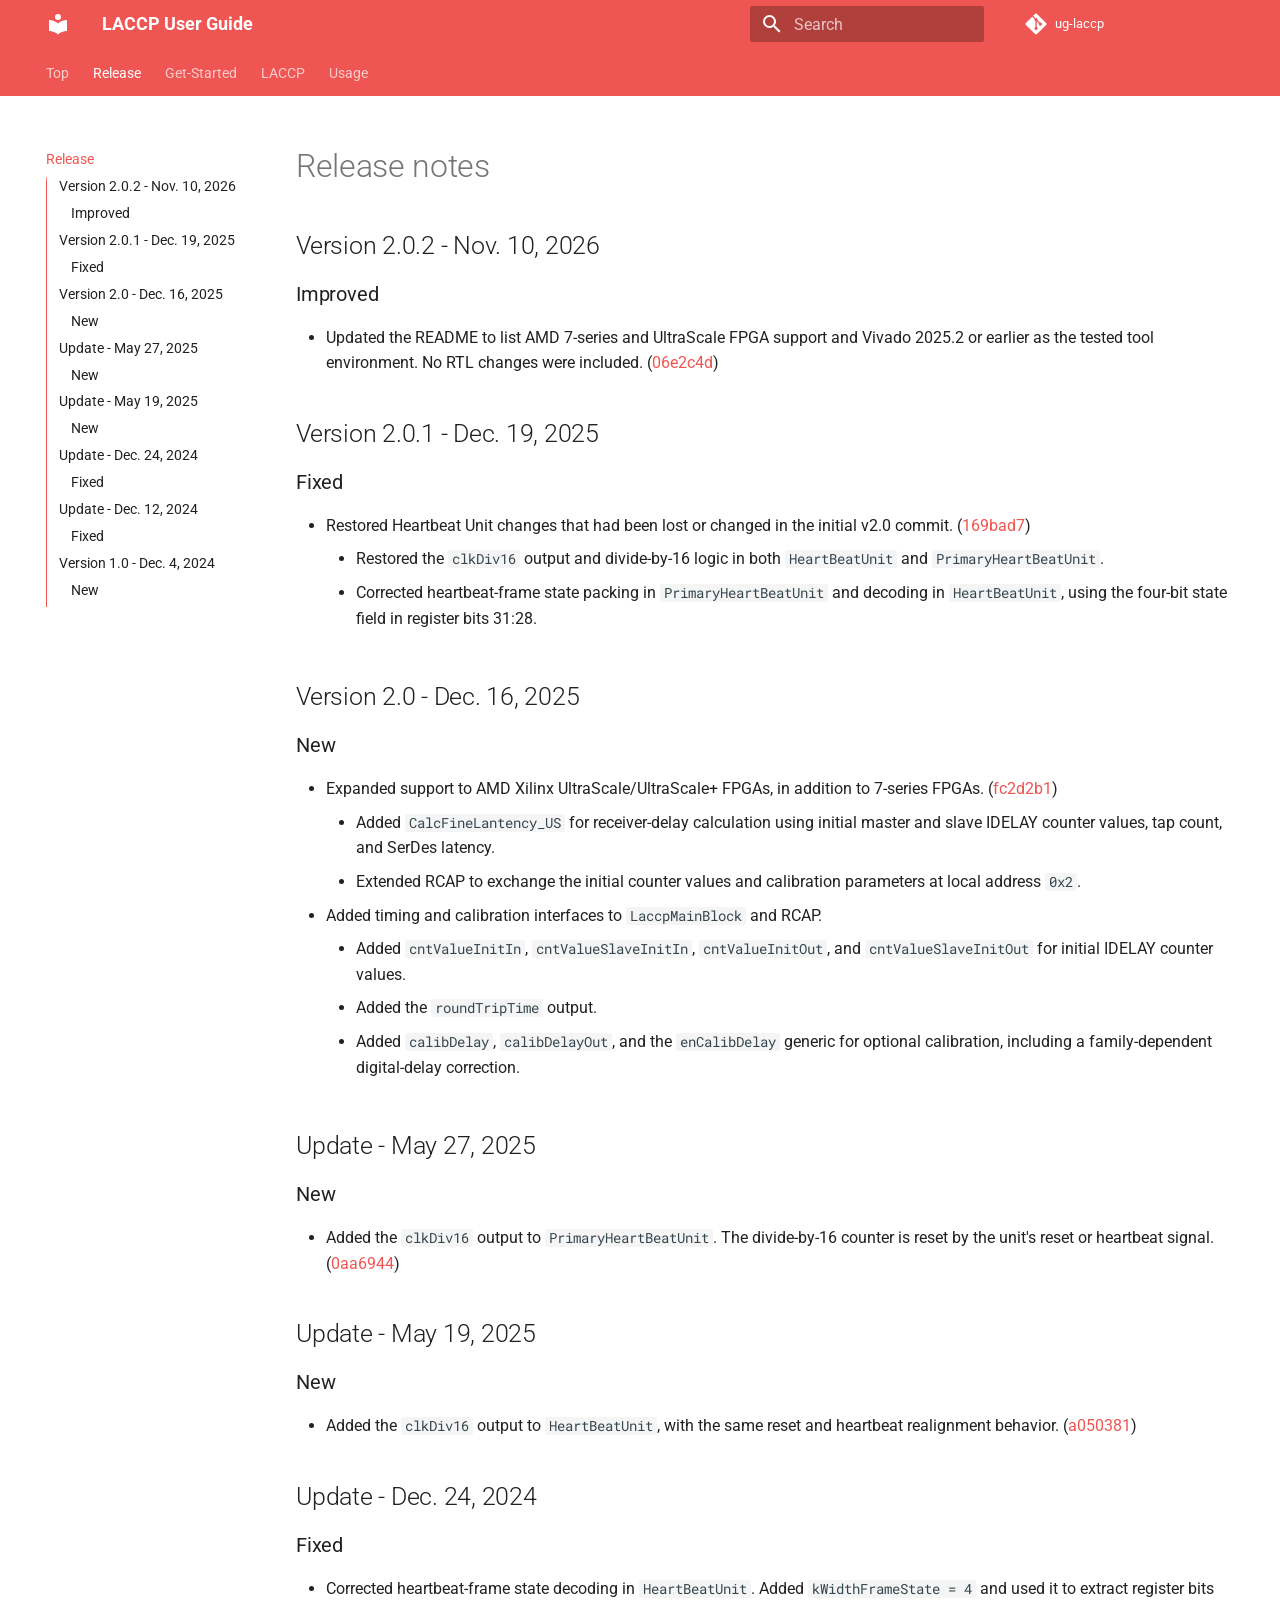
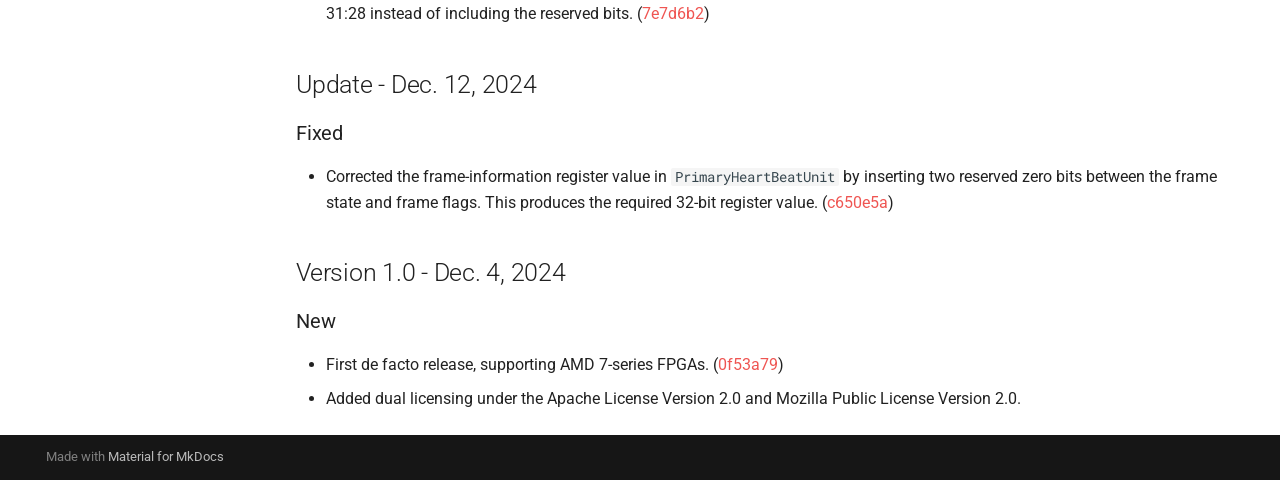
<file: release/release/index.html>
<!doctype html>
<html lang="en" class="no-js">
  <head>
    
      <meta charset="utf-8">
      <meta name="viewport" content="width=device-width,initial-scale=1">
      
        <meta name="description" content="LACCP User Guide">
      
      
        <meta name="author" content="R.Honda">
      
      
      
        <link rel="prev" href="../..">
      
      
        <link rel="next" href="../../get-started/get-started/">
      
      
        
      
      
      <link rel="icon" href="../../assets/images/favicon.png">
      <meta name="generator" content="mkdocs-1.6.1, mkdocs-material-9.7.7">
    
    
      
        <title>Release - LACCP User Guide</title>
      
    
    
      <link rel="stylesheet" href="../../assets/stylesheets/main.ec1eaa64.min.css">
      
        
        <link rel="stylesheet" href="../../assets/stylesheets/palette.ab4e12ef.min.css">
      
      


    
    
      
    
    
      
        
        
        <link rel="preconnect" href="https://fonts.gstatic.com" crossorigin>
        <link rel="stylesheet" href="https://fonts.googleapis.com/css?family=Roboto:300,300i,400,400i,700,700i%7CRoboto+Mono:400,400i,700,700i&display=fallback">
        <style>:root{--md-text-font:"Roboto";--md-code-font:"Roboto Mono"}</style>
      
    
    
      <link rel="stylesheet" href="../../css/custom.css">
    
    <script>__md_scope=new URL("../..",location),__md_hash=e=>[...e].reduce(((e,_)=>(e<<5)-e+_.charCodeAt(0)),0),__md_get=(e,_=localStorage,t=__md_scope)=>JSON.parse(_.getItem(t.pathname+"."+e)),__md_set=(e,_,t=localStorage,a=__md_scope)=>{try{t.setItem(a.pathname+"."+e,JSON.stringify(_))}catch(e){}}</script>
    
      

    
    
  </head>
  
  
    
    
    
    
    
    <body dir="ltr" data-md-color-scheme="default" data-md-color-primary="red" data-md-color-accent="indigo">
  
    
    <input class="md-toggle" data-md-toggle="drawer" type="checkbox" id="__drawer" autocomplete="off">
    <input class="md-toggle" data-md-toggle="search" type="checkbox" id="__search" autocomplete="off">
    <label class="md-overlay" for="__drawer"></label>
    <div data-md-component="skip">
      
        
        <a href="#release-notes" class="md-skip">
          Skip to content
        </a>
      
    </div>
    <div data-md-component="announce">
      
    </div>
    
    
      

<header class="md-header" data-md-component="header">
  <nav class="md-header__inner md-grid" aria-label="Header">
    <a href="../.." title="LACCP User Guide" class="md-header__button md-logo" aria-label="LACCP User Guide" data-md-component="logo">
      
  
  <svg xmlns="http://www.w3.org/2000/svg" viewBox="0 0 24 24"><path d="M12 8a3 3 0 0 0 3-3 3 3 0 0 0-3-3 3 3 0 0 0-3 3 3 3 0 0 0 3 3m0 3.54C9.64 9.35 6.5 8 3 8v11c3.5 0 6.64 1.35 9 3.54 2.36-2.19 5.5-3.54 9-3.54V8c-3.5 0-6.64 1.35-9 3.54"/></svg>

    </a>
    <label class="md-header__button md-icon" for="__drawer">
      
      <svg xmlns="http://www.w3.org/2000/svg" viewBox="0 0 24 24"><path d="M3 6h18v2H3zm0 5h18v2H3zm0 5h18v2H3z"/></svg>
    </label>
    <div class="md-header__title" data-md-component="header-title">
      <div class="md-header__ellipsis">
        <div class="md-header__topic">
          <span class="md-ellipsis">
            LACCP User Guide
          </span>
        </div>
        <div class="md-header__topic" data-md-component="header-topic">
          <span class="md-ellipsis">
            
              Release
            
          </span>
        </div>
      </div>
    </div>
    
      
    
    
    
    
      
      
        <label class="md-header__button md-icon" for="__search">
          
          <svg xmlns="http://www.w3.org/2000/svg" viewBox="0 0 24 24"><path d="M9.5 3A6.5 6.5 0 0 1 16 9.5c0 1.61-.59 3.09-1.56 4.23l.27.27h.79l5 5-1.5 1.5-5-5v-.79l-.27-.27A6.52 6.52 0 0 1 9.5 16 6.5 6.5 0 0 1 3 9.5 6.5 6.5 0 0 1 9.5 3m0 2C7 5 5 7 5 9.5S7 14 9.5 14 14 12 14 9.5 12 5 9.5 5"/></svg>
        </label>
        <div class="md-search" data-md-component="search" role="dialog">
  <label class="md-search__overlay" for="__search"></label>
  <div class="md-search__inner" role="search">
    <form class="md-search__form" name="search">
      <input type="text" class="md-search__input" name="query" aria-label="Search" placeholder="Search" autocapitalize="off" autocorrect="off" autocomplete="off" spellcheck="false" data-md-component="search-query" required>
      <label class="md-search__icon md-icon" for="__search">
        
        <svg xmlns="http://www.w3.org/2000/svg" viewBox="0 0 24 24"><path d="M9.5 3A6.5 6.5 0 0 1 16 9.5c0 1.61-.59 3.09-1.56 4.23l.27.27h.79l5 5-1.5 1.5-5-5v-.79l-.27-.27A6.52 6.52 0 0 1 9.5 16 6.5 6.5 0 0 1 3 9.5 6.5 6.5 0 0 1 9.5 3m0 2C7 5 5 7 5 9.5S7 14 9.5 14 14 12 14 9.5 12 5 9.5 5"/></svg>
        
        <svg xmlns="http://www.w3.org/2000/svg" viewBox="0 0 24 24"><path d="M20 11v2H8l5.5 5.5-1.42 1.42L4.16 12l7.92-7.92L13.5 5.5 8 11z"/></svg>
      </label>
      <nav class="md-search__options" aria-label="Search">
        
        <button type="reset" class="md-search__icon md-icon" title="Clear" aria-label="Clear" tabindex="-1">
          
          <svg xmlns="http://www.w3.org/2000/svg" viewBox="0 0 24 24"><path d="M19 6.41 17.59 5 12 10.59 6.41 5 5 6.41 10.59 12 5 17.59 6.41 19 12 13.41 17.59 19 19 17.59 13.41 12z"/></svg>
        </button>
      </nav>
      
    </form>
    <div class="md-search__output">
      <div class="md-search__scrollwrap" tabindex="0" data-md-scrollfix>
        <div class="md-search-result" data-md-component="search-result">
          <div class="md-search-result__meta">
            Initializing search
          </div>
          <ol class="md-search-result__list" role="presentation"></ol>
        </div>
      </div>
    </div>
  </div>
</div>
      
    
    
      <div class="md-header__source">
        <a href="https://github.com/spadi-alliance/ug-laccp" title="Go to repository" class="md-source" data-md-component="source">
  <div class="md-source__icon md-icon">
    
    <svg xmlns="http://www.w3.org/2000/svg" viewBox="0 0 448 512"><!--! Font Awesome Free 7.1.0 by @fontawesome - https://fontawesome.com License - https://fontawesome.com/license/free (Icons: CC BY 4.0, Fonts: SIL OFL 1.1, Code: MIT License) Copyright 2025 Fonticons, Inc.--><path d="M439.6 236.1 244 40.5c-5.4-5.5-12.8-8.5-20.4-8.5s-15 3-20.4 8.4L162.5 81l51.5 51.5c27.1-9.1 52.7 16.8 43.4 43.7l49.7 49.7c34.2-11.8 61.2 31 35.5 56.7-26.5 26.5-70.2-2.9-56-37.3L240.3 199v121.9c25.3 12.5 22.3 41.8 9.1 55-6.4 6.4-15.2 10.1-24.3 10.1s-17.8-3.6-24.3-10.1c-17.6-17.6-11.1-46.9 11.2-56v-123c-20.8-8.5-24.6-30.7-18.6-45L142.6 101 8.5 235.1C3 240.6 0 247.9 0 255.5s3 15 8.5 20.4l195.6 195.7c5.4 5.4 12.7 8.4 20.4 8.4s15-3 20.4-8.4l194.7-194.7c5.4-5.4 8.4-12.8 8.4-20.4s-3-15-8.4-20.4"/></svg>
  </div>
  <div class="md-source__repository">
    ug-laccp
  </div>
</a>
      </div>
    
  </nav>
  
</header>
    
    <div class="md-container" data-md-component="container">
      
      
        
          
            
<nav class="md-tabs" aria-label="Tabs" data-md-component="tabs">
  <div class="md-grid">
    <ul class="md-tabs__list">
      
        
  
  
  
  
    <li class="md-tabs__item">
      <a href="../.." class="md-tabs__link">
        
  
  
    
  
  Top

      </a>
    </li>
  

      
        
  
  
  
    
  
  
    <li class="md-tabs__item md-tabs__item--active">
      <a href="./" class="md-tabs__link">
        
  
  
    
  
  Release

      </a>
    </li>
  

      
        
  
  
  
  
    <li class="md-tabs__item">
      <a href="../../get-started/get-started/" class="md-tabs__link">
        
  
  
    
  
  Get-Started

      </a>
    </li>
  

      
        
  
  
  
  
    <li class="md-tabs__item">
      <a href="../../laccp/laccp/" class="md-tabs__link">
        
  
  
    
  
  LACCP

      </a>
    </li>
  

      
        
  
  
  
  
    <li class="md-tabs__item">
      <a href="../../usage/usage/" class="md-tabs__link">
        
  
  
    
  
  Usage

      </a>
    </li>
  

      
    </ul>
  </div>
</nav>
          
        
      
      <main class="md-main" data-md-component="main">
        <div class="md-main__inner md-grid">
          
            
              
              <div class="md-sidebar md-sidebar--primary" data-md-component="sidebar" data-md-type="navigation" >
                <div class="md-sidebar__scrollwrap">
                  <div class="md-sidebar__inner">
                    


  


  

<nav class="md-nav md-nav--primary md-nav--lifted md-nav--integrated" aria-label="Navigation" data-md-level="0">
  <label class="md-nav__title" for="__drawer">
    <a href="../.." title="LACCP User Guide" class="md-nav__button md-logo" aria-label="LACCP User Guide" data-md-component="logo">
      
  
  <svg xmlns="http://www.w3.org/2000/svg" viewBox="0 0 24 24"><path d="M12 8a3 3 0 0 0 3-3 3 3 0 0 0-3-3 3 3 0 0 0-3 3 3 3 0 0 0 3 3m0 3.54C9.64 9.35 6.5 8 3 8v11c3.5 0 6.64 1.35 9 3.54 2.36-2.19 5.5-3.54 9-3.54V8c-3.5 0-6.64 1.35-9 3.54"/></svg>

    </a>
    LACCP User Guide
  </label>
  
    <div class="md-nav__source">
      <a href="https://github.com/spadi-alliance/ug-laccp" title="Go to repository" class="md-source" data-md-component="source">
  <div class="md-source__icon md-icon">
    
    <svg xmlns="http://www.w3.org/2000/svg" viewBox="0 0 448 512"><!--! Font Awesome Free 7.1.0 by @fontawesome - https://fontawesome.com License - https://fontawesome.com/license/free (Icons: CC BY 4.0, Fonts: SIL OFL 1.1, Code: MIT License) Copyright 2025 Fonticons, Inc.--><path d="M439.6 236.1 244 40.5c-5.4-5.5-12.8-8.5-20.4-8.5s-15 3-20.4 8.4L162.5 81l51.5 51.5c27.1-9.1 52.7 16.8 43.4 43.7l49.7 49.7c34.2-11.8 61.2 31 35.5 56.7-26.5 26.5-70.2-2.9-56-37.3L240.3 199v121.9c25.3 12.5 22.3 41.8 9.1 55-6.4 6.4-15.2 10.1-24.3 10.1s-17.8-3.6-24.3-10.1c-17.6-17.6-11.1-46.9 11.2-56v-123c-20.8-8.5-24.6-30.7-18.6-45L142.6 101 8.5 235.1C3 240.6 0 247.9 0 255.5s3 15 8.5 20.4l195.6 195.7c5.4 5.4 12.7 8.4 20.4 8.4s15-3 20.4-8.4l194.7-194.7c5.4-5.4 8.4-12.8 8.4-20.4s-3-15-8.4-20.4"/></svg>
  </div>
  <div class="md-source__repository">
    ug-laccp
  </div>
</a>
    </div>
  
  <ul class="md-nav__list" data-md-scrollfix>
    
      
      
  
  
  
  
    <li class="md-nav__item">
      <a href="../.." class="md-nav__link">
        
  
  
  <span class="md-ellipsis">
    
  
    Top
  

    
  </span>
  
  

      </a>
    </li>
  

    
      
      
  
  
    
  
  
  
    <li class="md-nav__item md-nav__item--active">
      
      <input class="md-nav__toggle md-toggle" type="checkbox" id="__toc">
      
      
        
      
      
        <label class="md-nav__link md-nav__link--active" for="__toc">
          
  
  
  <span class="md-ellipsis">
    
  
    Release
  

    
  </span>
  
  

          <span class="md-nav__icon md-icon"></span>
        </label>
      
      <a href="./" class="md-nav__link md-nav__link--active">
        
  
  
  <span class="md-ellipsis">
    
  
    Release
  

    
  </span>
  
  

      </a>
      
        

<nav class="md-nav md-nav--secondary" aria-label="Table of contents">
  
  
  
    
  
  
    <label class="md-nav__title" for="__toc">
      <span class="md-nav__icon md-icon"></span>
      Table of contents
    </label>
    <ul class="md-nav__list" data-md-component="toc" data-md-scrollfix>
      
        <li class="md-nav__item">
  <a href="#version-202-nov-10-2026" class="md-nav__link">
    <span class="md-ellipsis">
      
        Version 2.0.2 - Nov. 10, 2026
      
    </span>
  </a>
  
    <nav class="md-nav" aria-label="Version 2.0.2 - Nov. 10, 2026">
      <ul class="md-nav__list">
        
          <li class="md-nav__item">
  <a href="#improved" class="md-nav__link">
    <span class="md-ellipsis">
      
        Improved
      
    </span>
  </a>
  
</li>
        
      </ul>
    </nav>
  
</li>
      
        <li class="md-nav__item">
  <a href="#version-201-dec-19-2025" class="md-nav__link">
    <span class="md-ellipsis">
      
        Version 2.0.1 - Dec. 19, 2025
      
    </span>
  </a>
  
    <nav class="md-nav" aria-label="Version 2.0.1 - Dec. 19, 2025">
      <ul class="md-nav__list">
        
          <li class="md-nav__item">
  <a href="#fixed" class="md-nav__link">
    <span class="md-ellipsis">
      
        Fixed
      
    </span>
  </a>
  
</li>
        
      </ul>
    </nav>
  
</li>
      
        <li class="md-nav__item">
  <a href="#version-20-dec-16-2025" class="md-nav__link">
    <span class="md-ellipsis">
      
        Version 2.0 - Dec. 16, 2025
      
    </span>
  </a>
  
    <nav class="md-nav" aria-label="Version 2.0 - Dec. 16, 2025">
      <ul class="md-nav__list">
        
          <li class="md-nav__item">
  <a href="#new" class="md-nav__link">
    <span class="md-ellipsis">
      
        New
      
    </span>
  </a>
  
</li>
        
      </ul>
    </nav>
  
</li>
      
        <li class="md-nav__item">
  <a href="#update-may-27-2025" class="md-nav__link">
    <span class="md-ellipsis">
      
        Update - May 27, 2025
      
    </span>
  </a>
  
    <nav class="md-nav" aria-label="Update - May 27, 2025">
      <ul class="md-nav__list">
        
          <li class="md-nav__item">
  <a href="#new_1" class="md-nav__link">
    <span class="md-ellipsis">
      
        New
      
    </span>
  </a>
  
</li>
        
      </ul>
    </nav>
  
</li>
      
        <li class="md-nav__item">
  <a href="#update-may-19-2025" class="md-nav__link">
    <span class="md-ellipsis">
      
        Update - May 19, 2025
      
    </span>
  </a>
  
    <nav class="md-nav" aria-label="Update - May 19, 2025">
      <ul class="md-nav__list">
        
          <li class="md-nav__item">
  <a href="#new_2" class="md-nav__link">
    <span class="md-ellipsis">
      
        New
      
    </span>
  </a>
  
</li>
        
      </ul>
    </nav>
  
</li>
      
        <li class="md-nav__item">
  <a href="#update-dec-24-2024" class="md-nav__link">
    <span class="md-ellipsis">
      
        Update - Dec. 24, 2024
      
    </span>
  </a>
  
    <nav class="md-nav" aria-label="Update - Dec. 24, 2024">
      <ul class="md-nav__list">
        
          <li class="md-nav__item">
  <a href="#fixed_1" class="md-nav__link">
    <span class="md-ellipsis">
      
        Fixed
      
    </span>
  </a>
  
</li>
        
      </ul>
    </nav>
  
</li>
      
        <li class="md-nav__item">
  <a href="#update-dec-12-2024" class="md-nav__link">
    <span class="md-ellipsis">
      
        Update - Dec. 12, 2024
      
    </span>
  </a>
  
    <nav class="md-nav" aria-label="Update - Dec. 12, 2024">
      <ul class="md-nav__list">
        
          <li class="md-nav__item">
  <a href="#fixed_2" class="md-nav__link">
    <span class="md-ellipsis">
      
        Fixed
      
    </span>
  </a>
  
</li>
        
      </ul>
    </nav>
  
</li>
      
        <li class="md-nav__item">
  <a href="#version-10-dec-4-2024" class="md-nav__link">
    <span class="md-ellipsis">
      
        Version 1.0 - Dec. 4, 2024
      
    </span>
  </a>
  
    <nav class="md-nav" aria-label="Version 1.0 - Dec. 4, 2024">
      <ul class="md-nav__list">
        
          <li class="md-nav__item">
  <a href="#new_3" class="md-nav__link">
    <span class="md-ellipsis">
      
        New
      
    </span>
  </a>
  
</li>
        
      </ul>
    </nav>
  
</li>
      
    </ul>
  
</nav>
      
    </li>
  

    
      
      
  
  
  
  
    <li class="md-nav__item">
      <a href="../../get-started/get-started/" class="md-nav__link">
        
  
  
  <span class="md-ellipsis">
    
  
    Get-Started
  

    
  </span>
  
  

      </a>
    </li>
  

    
      
      
  
  
  
  
    <li class="md-nav__item">
      <a href="../../laccp/laccp/" class="md-nav__link">
        
  
  
  <span class="md-ellipsis">
    
  
    LACCP
  

    
  </span>
  
  

      </a>
    </li>
  

    
      
      
  
  
  
  
    <li class="md-nav__item">
      <a href="../../usage/usage/" class="md-nav__link">
        
  
  
  <span class="md-ellipsis">
    
  
    Usage
  

    
  </span>
  
  

      </a>
    </li>
  

    
  </ul>
</nav>
                  </div>
                </div>
              </div>
            
            
          
          
            <div class="md-content" data-md-component="content">
              
              <article class="md-content__inner md-typeset">
                
                  


  
  


<h1 id="release-notes">Release notes</h1>
<h2 id="version-202-nov-10-2026">Version 2.0.2 - Nov. 10, 2026</h2>
<h3 id="improved">Improved</h3>
<ul>
<li>Updated the README to list AMD 7-series and UltraScale FPGA support and Vivado 2025.2 or earlier as the tested tool environment. No RTL changes were included. (<a href="https://github.com/RyotaroHonda/LACCP/commit/06e2c4d4e5a27d66a8ccca254e68a29a3297d7d8">06e2c4d</a>)</li>
</ul>
<h2 id="version-201-dec-19-2025">Version 2.0.1 - Dec. 19, 2025</h2>
<h3 id="fixed">Fixed</h3>
<ul>
<li>Restored Heartbeat Unit changes that had been lost or changed in the initial v2.0 commit. (<a href="https://github.com/RyotaroHonda/LACCP/commit/169bad76d0051376401bb518c8a00de032bde187">169bad7</a>)<ul>
<li>Restored the <code>clkDiv16</code> output and divide-by-16 logic in both <code>HeartBeatUnit</code> and <code>PrimaryHeartBeatUnit</code>.</li>
<li>Corrected heartbeat-frame state packing in <code>PrimaryHeartBeatUnit</code> and decoding in <code>HeartBeatUnit</code>, using the four-bit state field in register bits 31:28.</li>
</ul>
</li>
</ul>
<h2 id="version-20-dec-16-2025">Version 2.0 - Dec. 16, 2025</h2>
<h3 id="new">New</h3>
<ul>
<li>Expanded support to AMD Xilinx UltraScale/UltraScale+ FPGAs, in addition to 7-series FPGAs. (<a href="https://github.com/RyotaroHonda/LACCP/commit/fc2d2b160a74a1b499776b3c29508d70b76b5020">fc2d2b1</a>)<ul>
<li>Added <code>CalcFineLantency_US</code> for receiver-delay calculation using initial master and slave IDELAY counter values, tap count, and SerDes latency.</li>
<li>Extended RCAP to exchange the initial counter values and calibration parameters at local address <code>0x2</code>.</li>
</ul>
</li>
<li>Added timing and calibration interfaces to <code>LaccpMainBlock</code> and RCAP.<ul>
<li>Added <code>cntValueInitIn</code>, <code>cntValueSlaveInitIn</code>, <code>cntValueInitOut</code>, and <code>cntValueSlaveInitOut</code> for initial IDELAY counter values.</li>
<li>Added the <code>roundTripTime</code> output.</li>
<li>Added <code>calibDelay</code>, <code>calibDelayOut</code>, and the <code>enCalibDelay</code> generic for optional calibration, including a family-dependent digital-delay correction.</li>
</ul>
</li>
</ul>
<h2 id="update-may-27-2025">Update - May 27, 2025</h2>
<h3 id="new_1">New</h3>
<ul>
<li>Added the <code>clkDiv16</code> output to <code>PrimaryHeartBeatUnit</code>. The divide-by-16 counter is reset by the unit's reset or heartbeat signal. (<a href="https://github.com/RyotaroHonda/LACCP/commit/0aa6944a0cc8dd5a6682696c820c4a0339dc8ced">0aa6944</a>)</li>
</ul>
<h2 id="update-may-19-2025">Update - May 19, 2025</h2>
<h3 id="new_2">New</h3>
<ul>
<li>Added the <code>clkDiv16</code> output to <code>HeartBeatUnit</code>, with the same reset and heartbeat realignment behavior. (<a href="https://github.com/RyotaroHonda/LACCP/commit/a0503819584c4a1a792e0a43384d653bb0f0a7c1">a050381</a>)</li>
</ul>
<h2 id="update-dec-24-2024">Update - Dec. 24, 2024</h2>
<h3 id="fixed_1">Fixed</h3>
<ul>
<li>Corrected heartbeat-frame state decoding in <code>HeartBeatUnit</code>. Added <code>kWidthFrameState = 4</code> and used it to extract register bits 31:28 instead of including the reserved bits. (<a href="https://github.com/RyotaroHonda/LACCP/commit/7e7d6b2acb91fd15bbfa34a8f7c20aa788f8e58c">7e7d6b2</a>)</li>
</ul>
<h2 id="update-dec-12-2024">Update - Dec. 12, 2024</h2>
<h3 id="fixed_2">Fixed</h3>
<ul>
<li>Corrected the frame-information register value in <code>PrimaryHeartBeatUnit</code> by inserting two reserved zero bits between the frame state and frame flags. This produces the required 32-bit register value. (<a href="https://github.com/RyotaroHonda/LACCP/commit/c650e5a85402f5bd9ea570ebde1b8917dba4dc39">c650e5a</a>)</li>
</ul>
<h2 id="version-10-dec-4-2024">Version 1.0 - Dec. 4, 2024</h2>
<h3 id="new_3">New</h3>
<ul>
<li>First de facto release, supporting AMD 7-series FPGAs. (<a href="https://github.com/RyotaroHonda/LACCP/commit/0f53a7969d51b6413137c37c36158c4ec603cec3">0f53a79</a>)</li>
<li>Added dual licensing under the Apache License Version 2.0 and Mozilla Public License Version 2.0.</li>
</ul>












                
              </article>
            </div>
          
          
<script>var target=document.getElementById(location.hash.slice(1));target&&target.name&&(target.checked=target.name.startsWith("__tabbed_"))</script>
        </div>
        
      </main>
      
        <footer class="md-footer">
  
  <div class="md-footer-meta md-typeset">
    <div class="md-footer-meta__inner md-grid">
      <div class="md-copyright">
  
  
    Made with
    <a href="https://squidfunk.github.io/mkdocs-material/" target="_blank" rel="noopener">
      Material for MkDocs
    </a>
  
</div>
      
    </div>
  </div>
</footer>
      
    </div>
    <div class="md-dialog" data-md-component="dialog">
      <div class="md-dialog__inner md-typeset"></div>
    </div>
    
    
    
      
      
      <script id="__config" type="application/json">{"annotate": null, "base": "../..", "features": ["toc.integrate", "navigation.tabs"], "search": "../../assets/javascripts/workers/search.2c215733.min.js", "tags": null, "translations": {"clipboard.copied": "Copied to clipboard", "clipboard.copy": "Copy to clipboard", "search.result.more.one": "1 more on this page", "search.result.more.other": "# more on this page", "search.result.none": "No matching documents", "search.result.one": "1 matching document", "search.result.other": "# matching documents", "search.result.placeholder": "Type to start searching", "search.result.term.missing": "Missing", "select.version": "Select version"}, "version": null}</script>
    
    
      <script src="../../assets/javascripts/bundle.d7400e89.min.js"></script>
      
    
  </body>
</html>
</file>
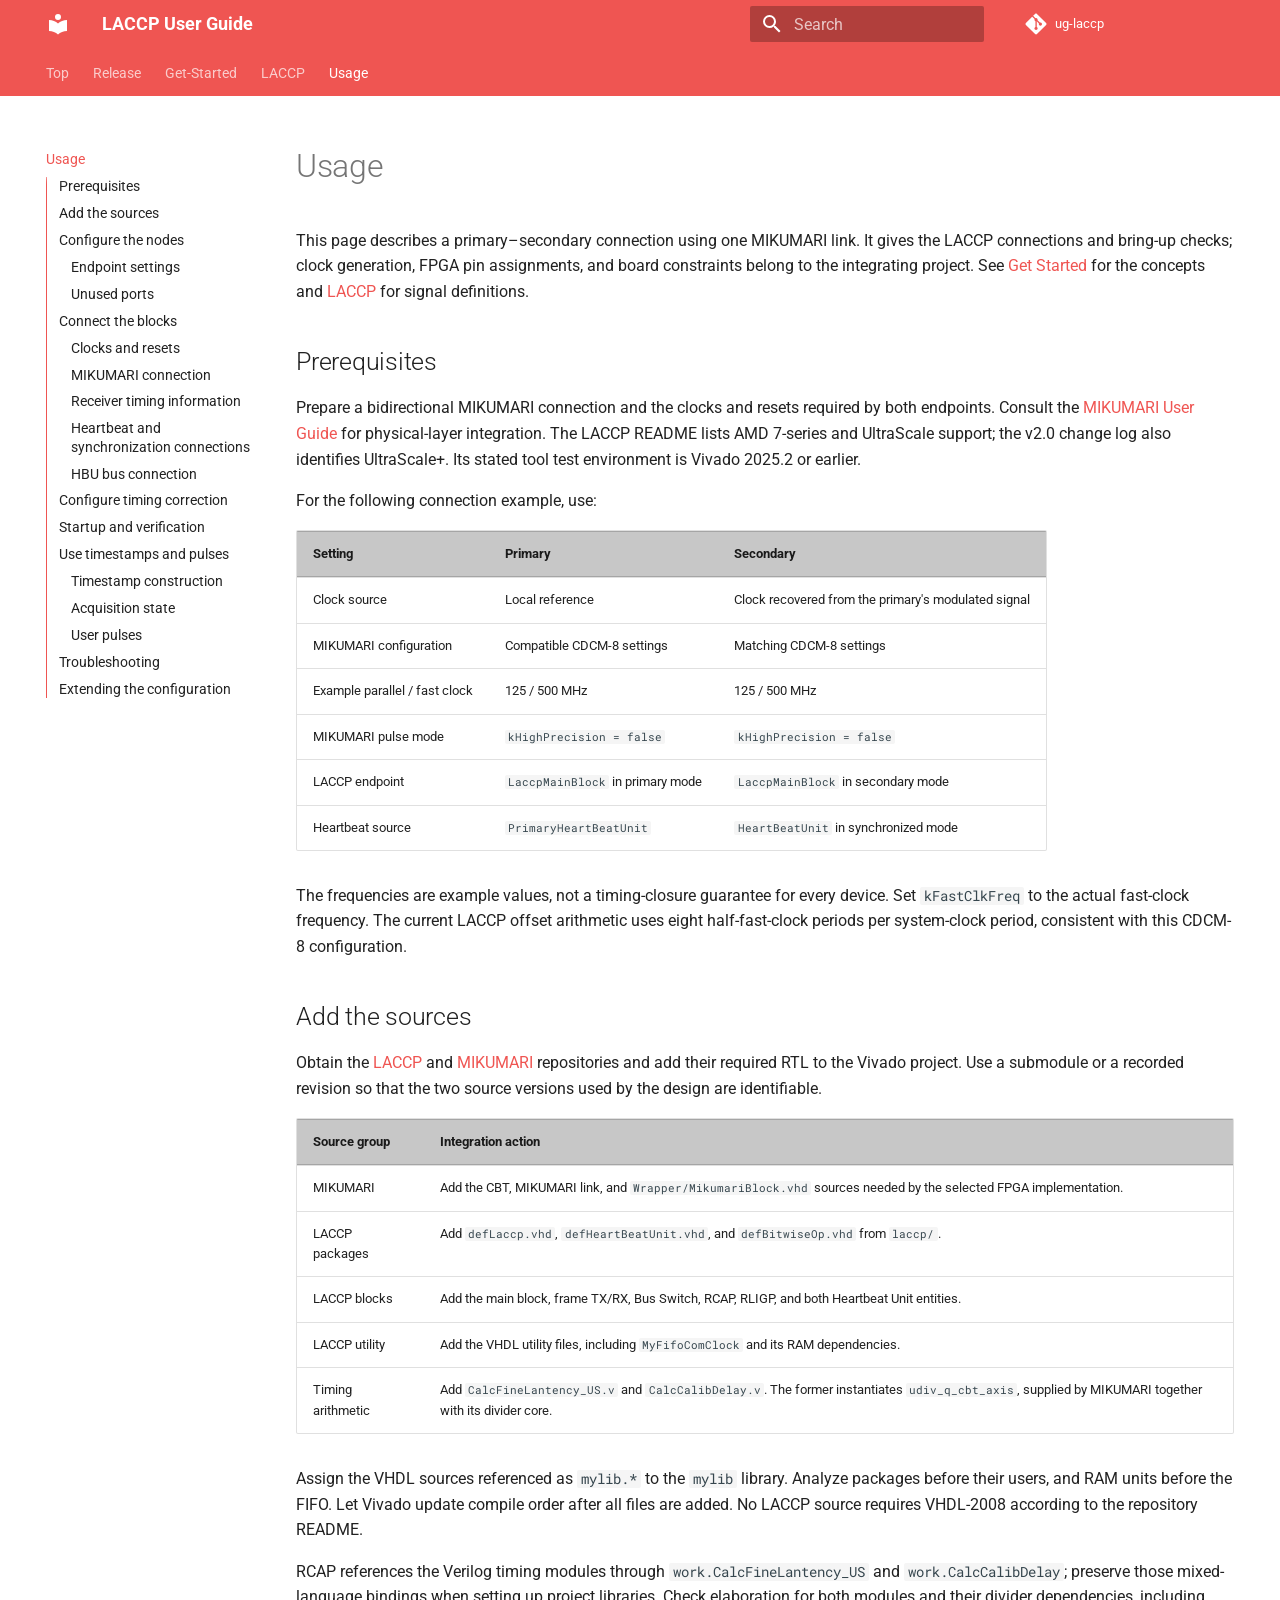
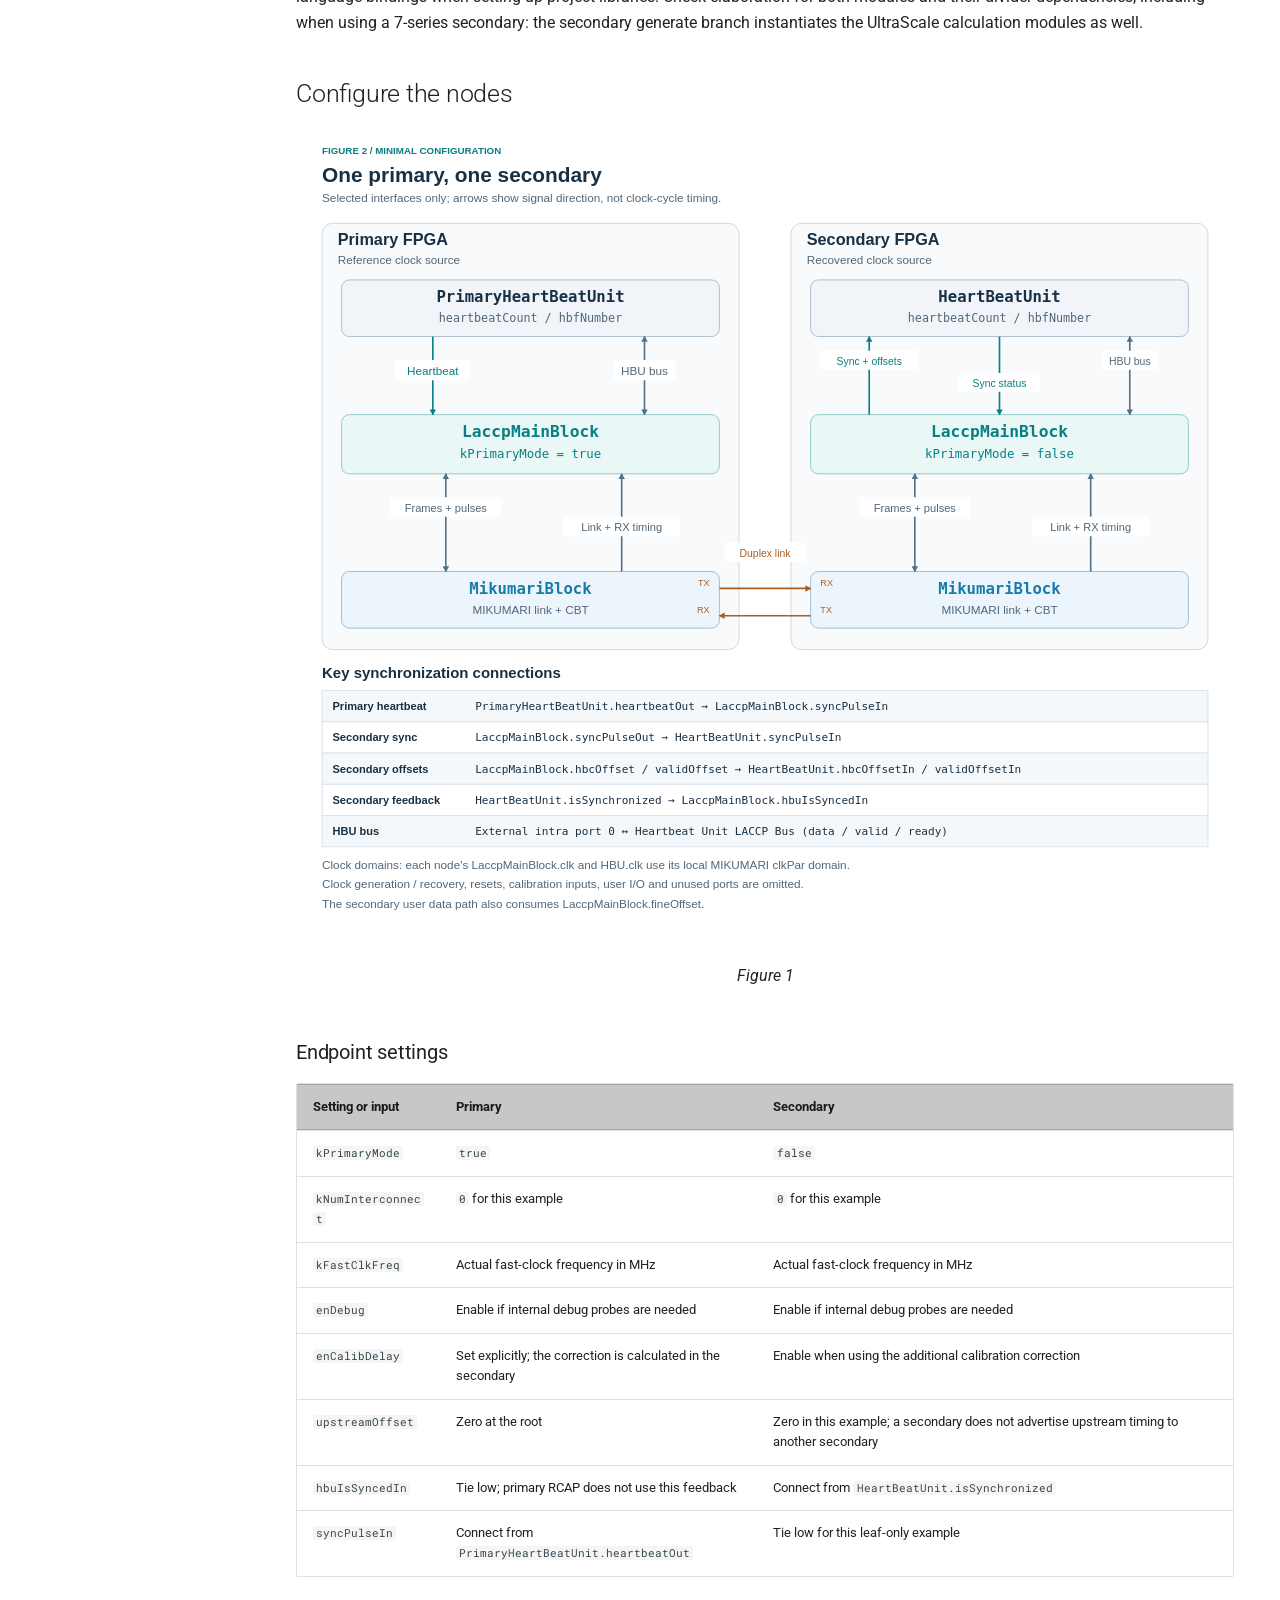
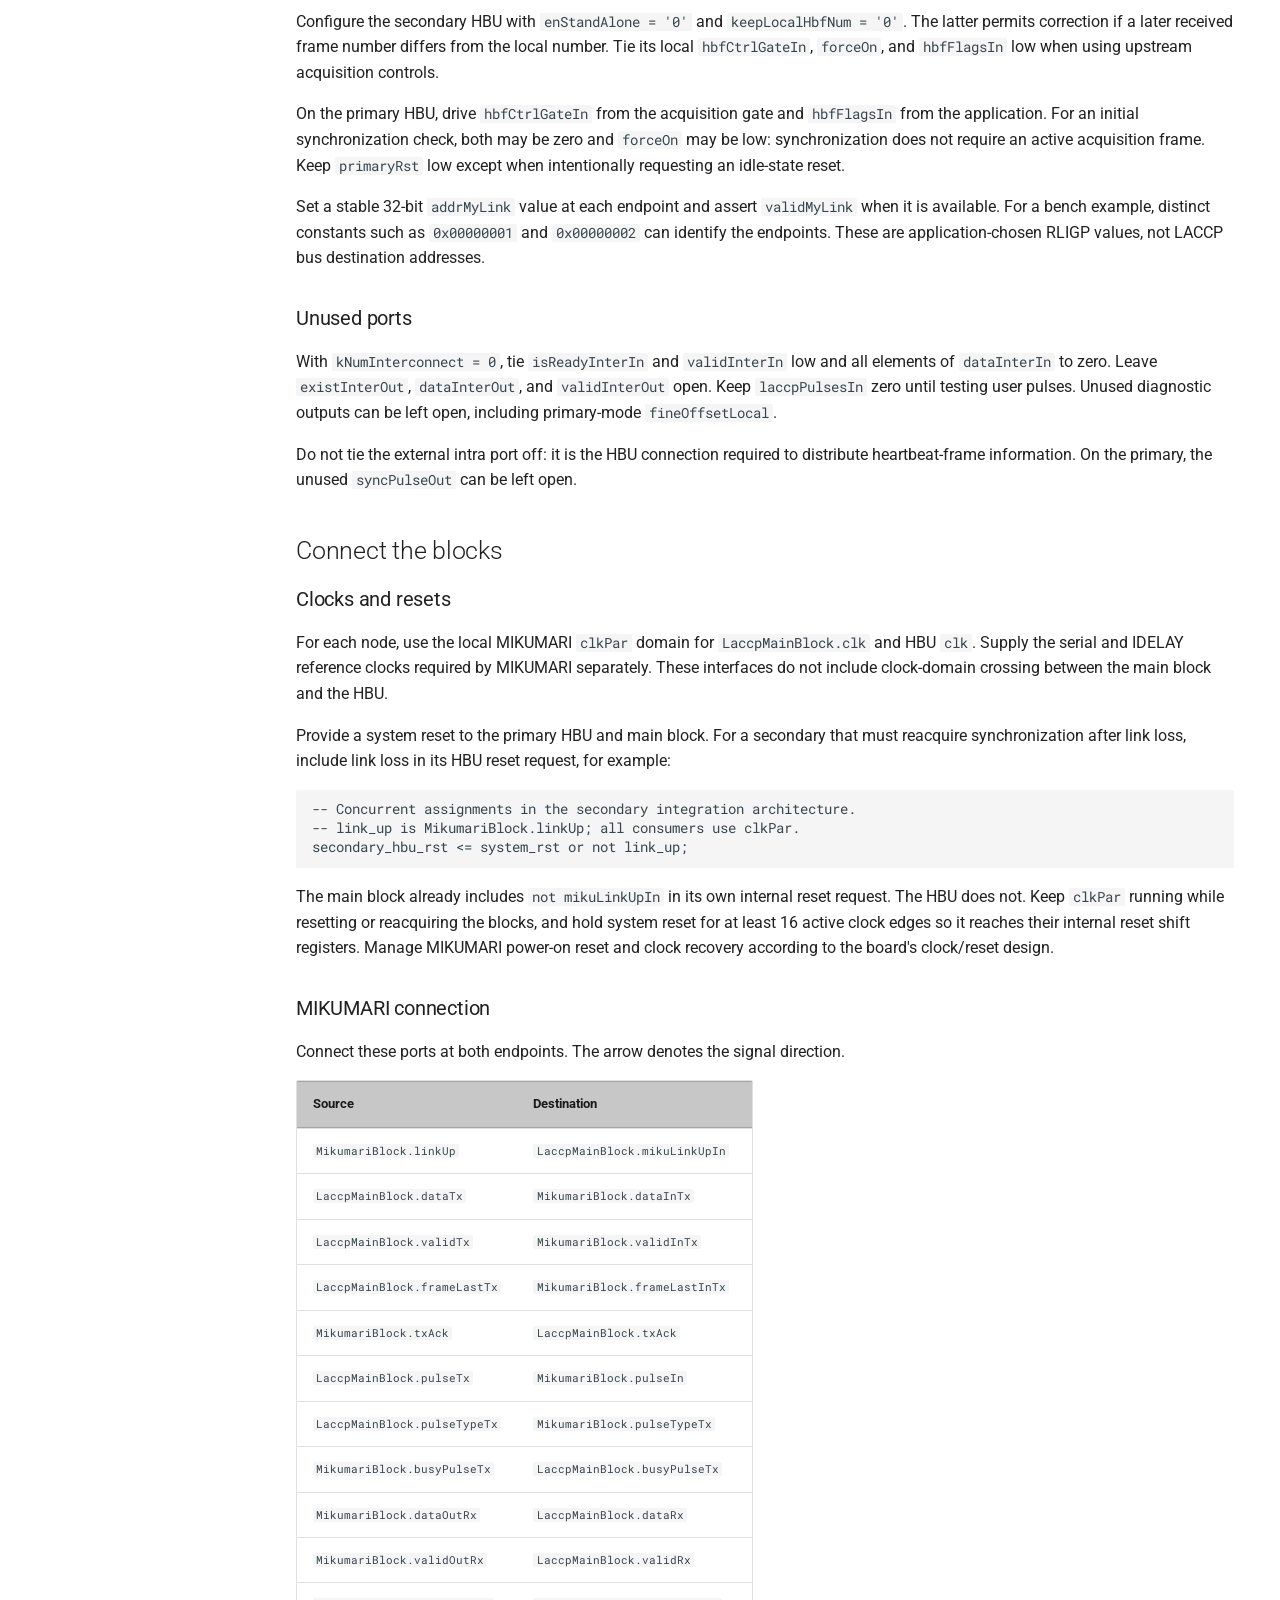
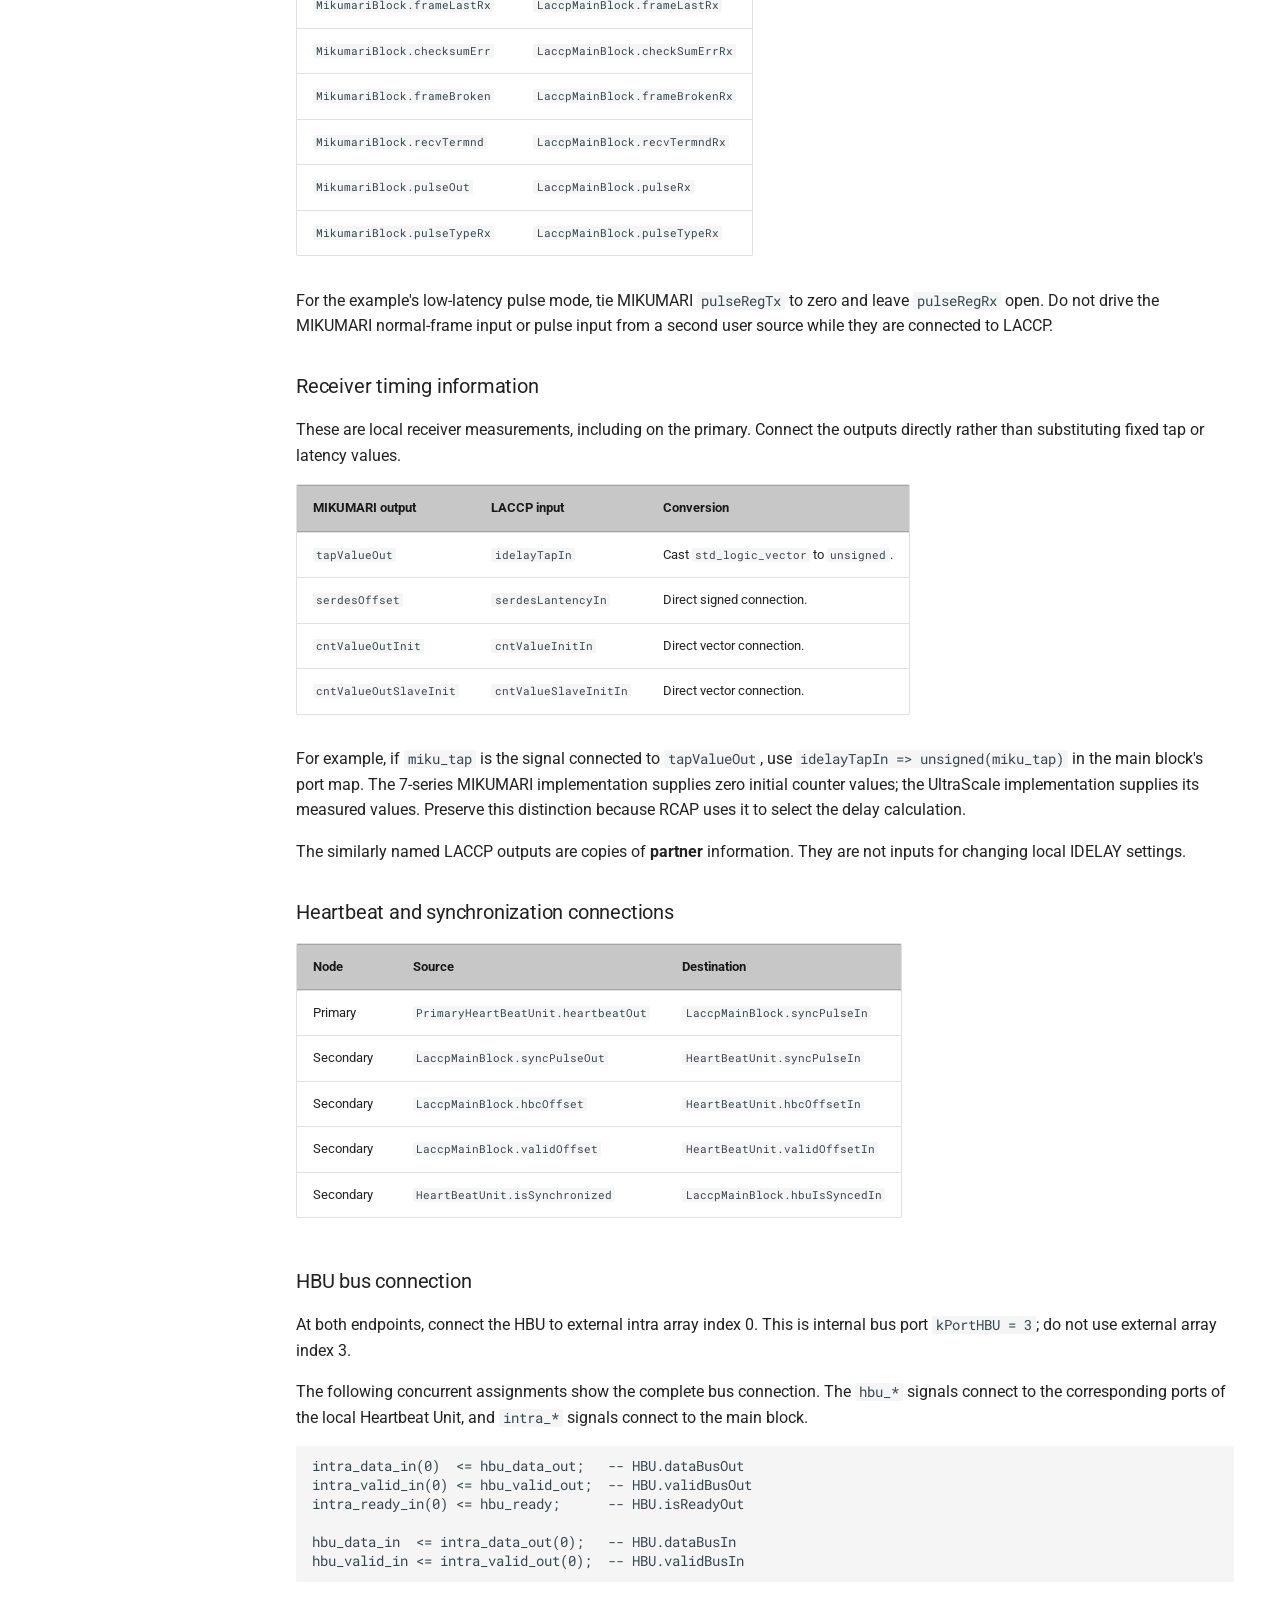
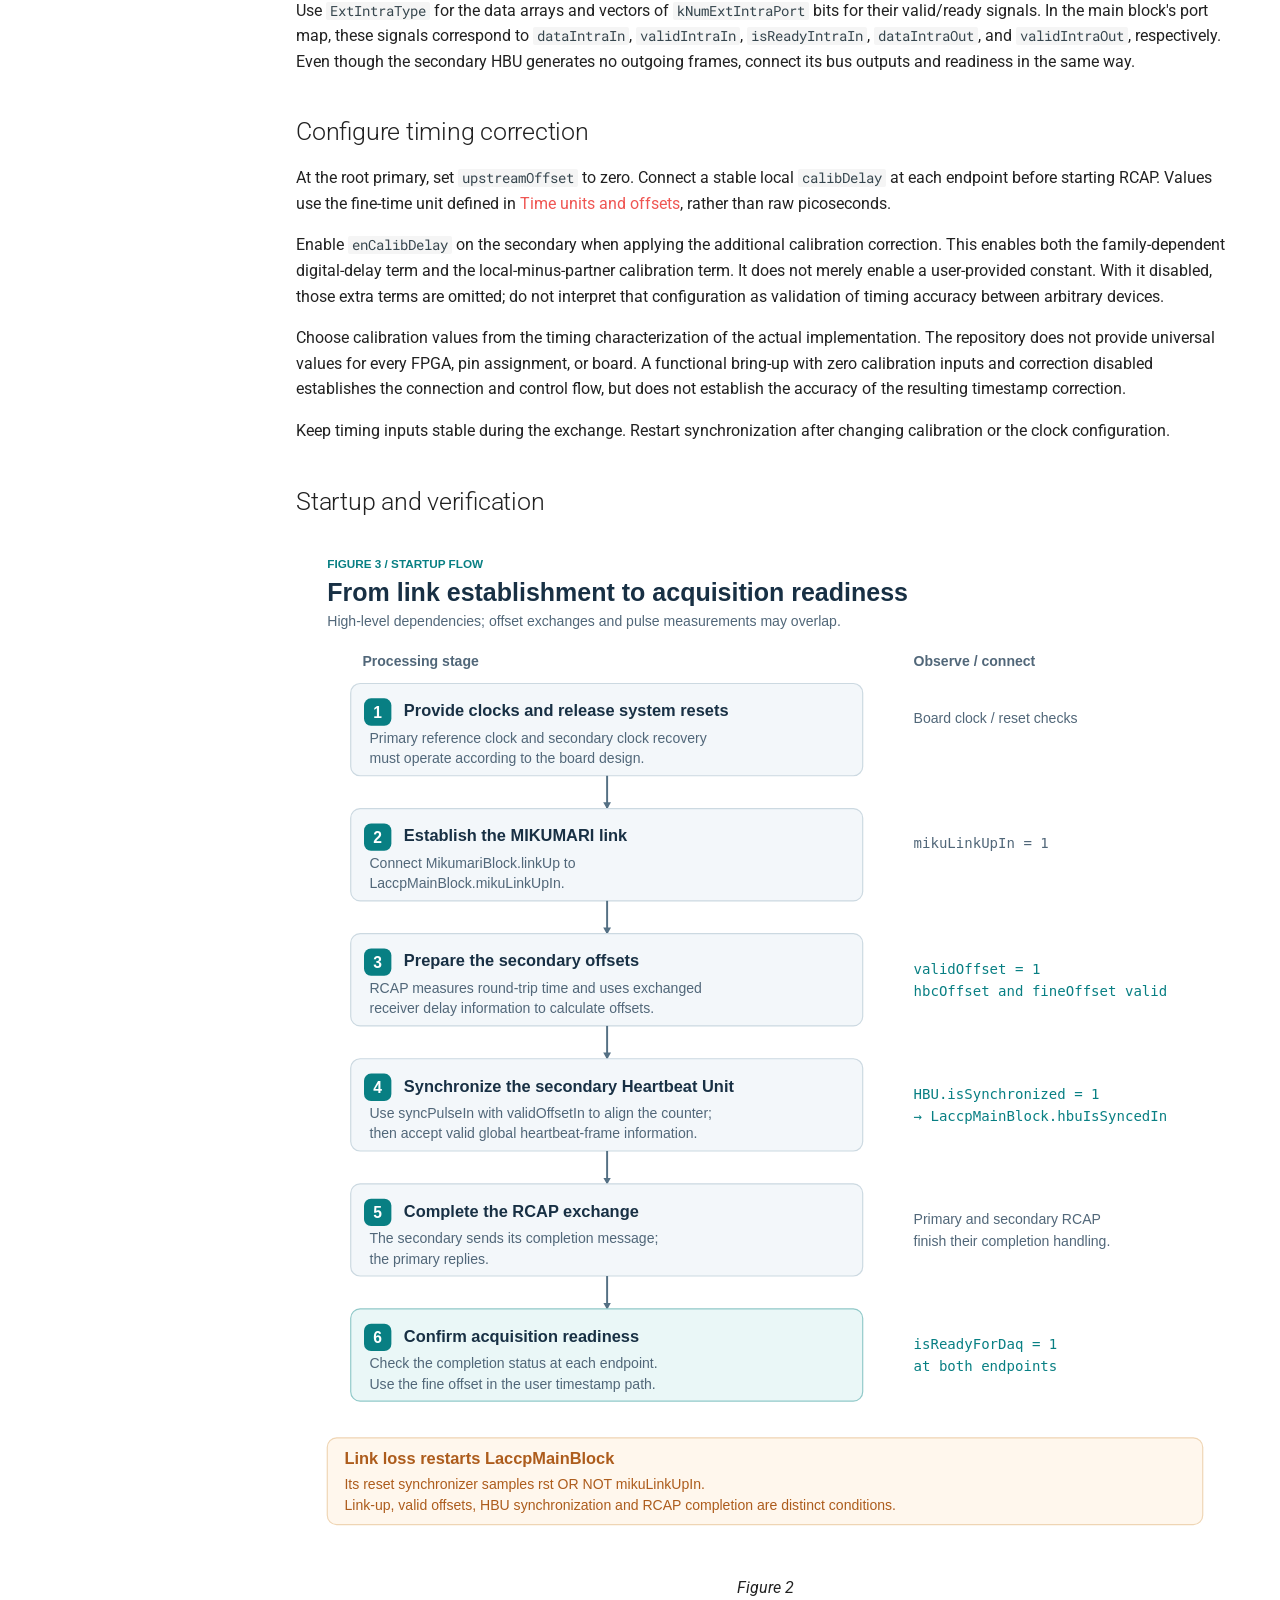
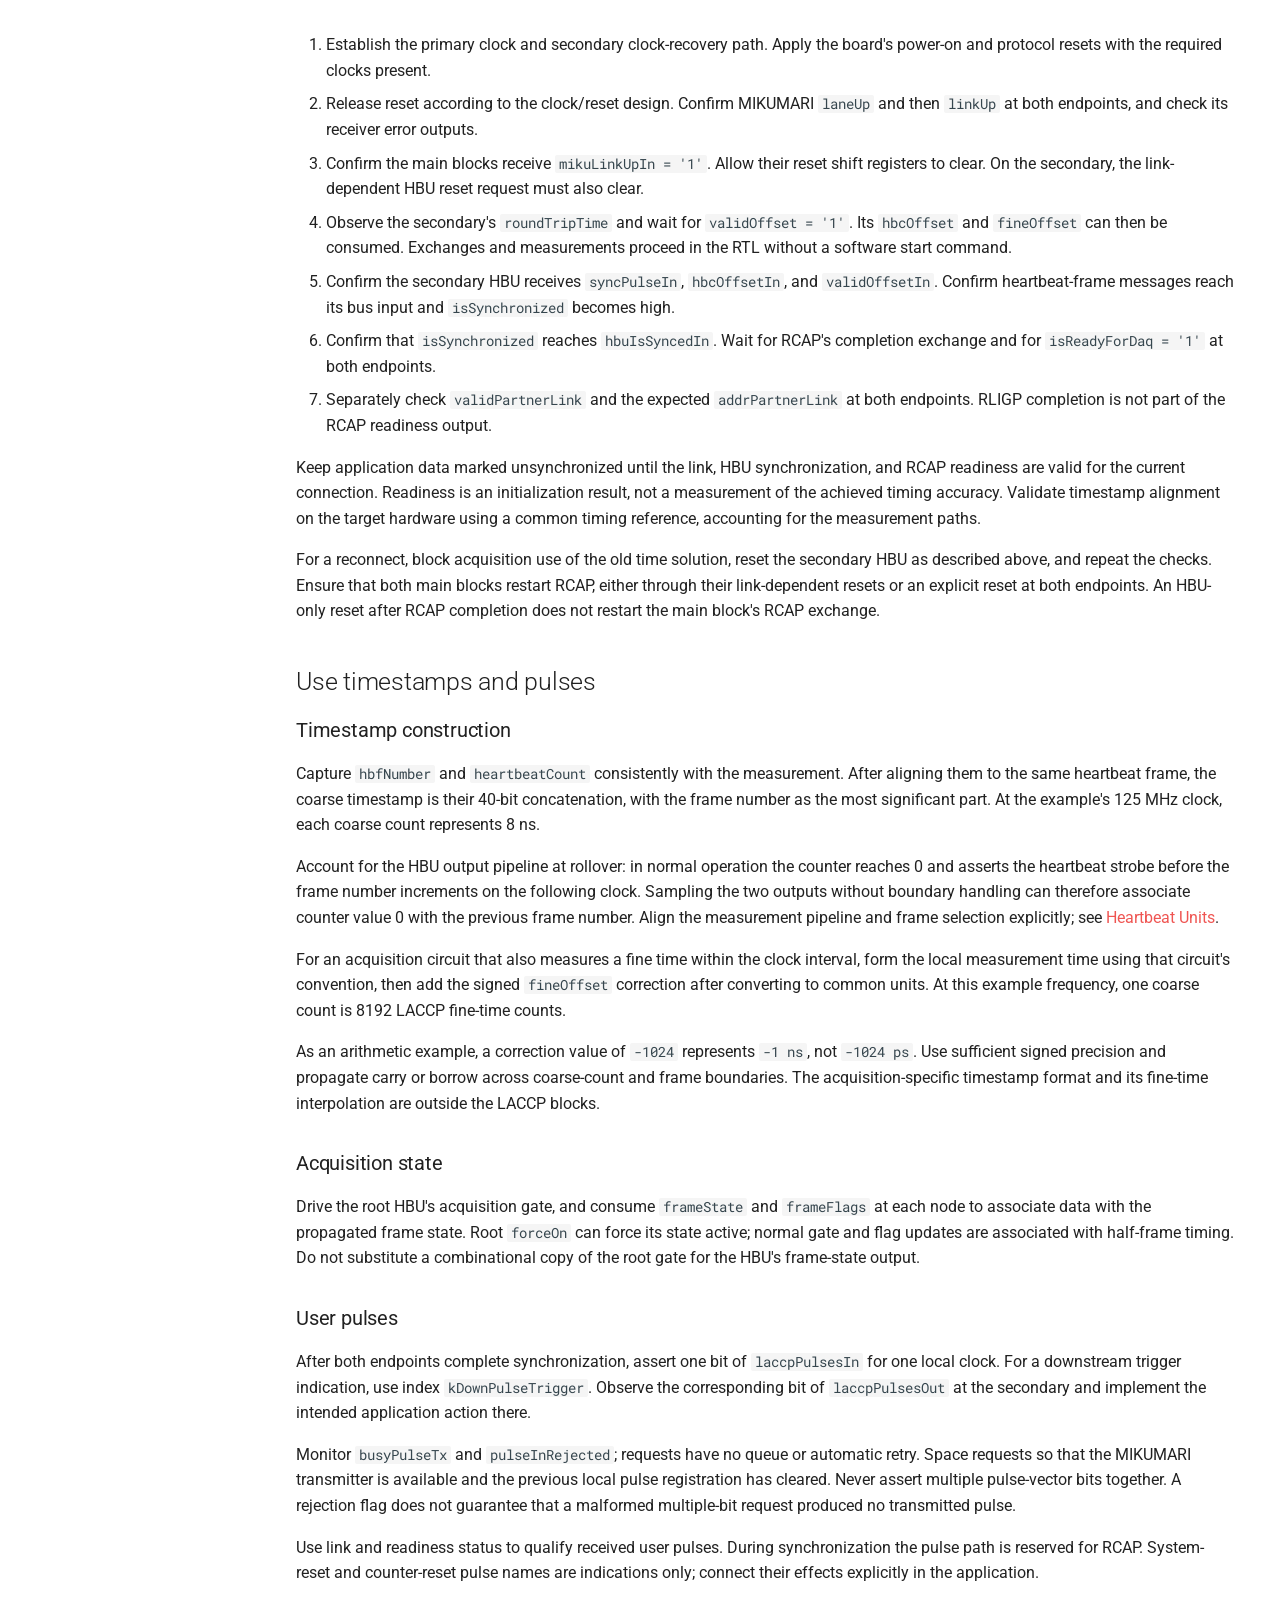
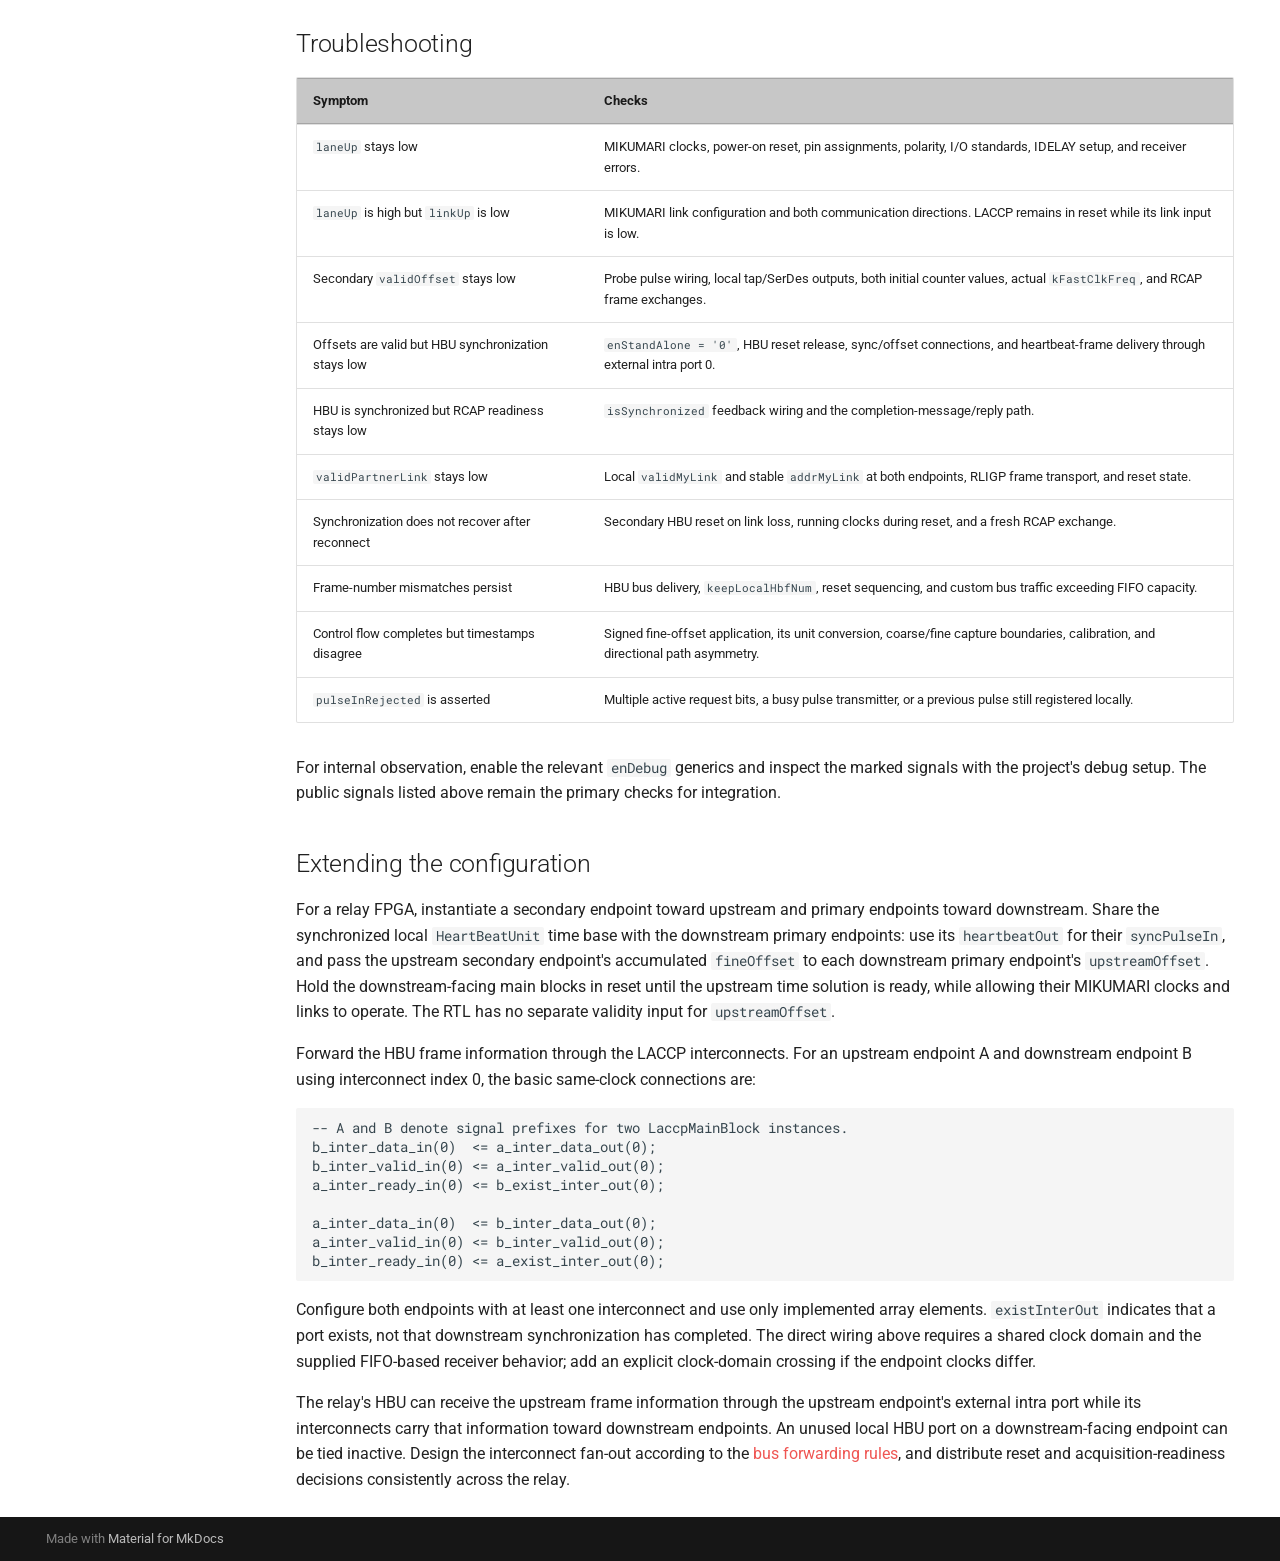
<file: usage/usage/index.html>
<!doctype html>
<html lang="en" class="no-js">
  <head>
    
      <meta charset="utf-8">
      <meta name="viewport" content="width=device-width,initial-scale=1">
      
        <meta name="description" content="LACCP User Guide">
      
      
        <meta name="author" content="R.Honda">
      
      
      
        <link rel="prev" href="../../laccp/laccp/">
      
      
      
        
      
      
      <link rel="icon" href="../../assets/images/favicon.png">
      <meta name="generator" content="mkdocs-1.6.1, mkdocs-material-9.7.7">
    
    
      
        <title>Usage - LACCP User Guide</title>
      
    
    
      <link rel="stylesheet" href="../../assets/stylesheets/main.ec1eaa64.min.css">
      
        
        <link rel="stylesheet" href="../../assets/stylesheets/palette.ab4e12ef.min.css">
      
      


    
    
      
    
    
      
        
        
        <link rel="preconnect" href="https://fonts.gstatic.com" crossorigin>
        <link rel="stylesheet" href="https://fonts.googleapis.com/css?family=Roboto:300,300i,400,400i,700,700i%7CRoboto+Mono:400,400i,700,700i&display=fallback">
        <style>:root{--md-text-font:"Roboto";--md-code-font:"Roboto Mono"}</style>
      
    
    
      <link rel="stylesheet" href="../../css/custom.css">
    
    <script>__md_scope=new URL("../..",location),__md_hash=e=>[...e].reduce(((e,_)=>(e<<5)-e+_.charCodeAt(0)),0),__md_get=(e,_=localStorage,t=__md_scope)=>JSON.parse(_.getItem(t.pathname+"."+e)),__md_set=(e,_,t=localStorage,a=__md_scope)=>{try{t.setItem(a.pathname+"."+e,JSON.stringify(_))}catch(e){}}</script>
    
      

    
    
  </head>
  
  
    
    
    
    
    
    <body dir="ltr" data-md-color-scheme="default" data-md-color-primary="red" data-md-color-accent="indigo">
  
    
    <input class="md-toggle" data-md-toggle="drawer" type="checkbox" id="__drawer" autocomplete="off">
    <input class="md-toggle" data-md-toggle="search" type="checkbox" id="__search" autocomplete="off">
    <label class="md-overlay" for="__drawer"></label>
    <div data-md-component="skip">
      
        
        <a href="#usage" class="md-skip">
          Skip to content
        </a>
      
    </div>
    <div data-md-component="announce">
      
    </div>
    
    
      

<header class="md-header" data-md-component="header">
  <nav class="md-header__inner md-grid" aria-label="Header">
    <a href="../.." title="LACCP User Guide" class="md-header__button md-logo" aria-label="LACCP User Guide" data-md-component="logo">
      
  
  <svg xmlns="http://www.w3.org/2000/svg" viewBox="0 0 24 24"><path d="M12 8a3 3 0 0 0 3-3 3 3 0 0 0-3-3 3 3 0 0 0-3 3 3 3 0 0 0 3 3m0 3.54C9.64 9.35 6.5 8 3 8v11c3.5 0 6.64 1.35 9 3.54 2.36-2.19 5.5-3.54 9-3.54V8c-3.5 0-6.64 1.35-9 3.54"/></svg>

    </a>
    <label class="md-header__button md-icon" for="__drawer">
      
      <svg xmlns="http://www.w3.org/2000/svg" viewBox="0 0 24 24"><path d="M3 6h18v2H3zm0 5h18v2H3zm0 5h18v2H3z"/></svg>
    </label>
    <div class="md-header__title" data-md-component="header-title">
      <div class="md-header__ellipsis">
        <div class="md-header__topic">
          <span class="md-ellipsis">
            LACCP User Guide
          </span>
        </div>
        <div class="md-header__topic" data-md-component="header-topic">
          <span class="md-ellipsis">
            
              Usage
            
          </span>
        </div>
      </div>
    </div>
    
      
    
    
    
    
      
      
        <label class="md-header__button md-icon" for="__search">
          
          <svg xmlns="http://www.w3.org/2000/svg" viewBox="0 0 24 24"><path d="M9.5 3A6.5 6.5 0 0 1 16 9.5c0 1.61-.59 3.09-1.56 4.23l.27.27h.79l5 5-1.5 1.5-5-5v-.79l-.27-.27A6.52 6.52 0 0 1 9.5 16 6.5 6.5 0 0 1 3 9.5 6.5 6.5 0 0 1 9.5 3m0 2C7 5 5 7 5 9.5S7 14 9.5 14 14 12 14 9.5 12 5 9.5 5"/></svg>
        </label>
        <div class="md-search" data-md-component="search" role="dialog">
  <label class="md-search__overlay" for="__search"></label>
  <div class="md-search__inner" role="search">
    <form class="md-search__form" name="search">
      <input type="text" class="md-search__input" name="query" aria-label="Search" placeholder="Search" autocapitalize="off" autocorrect="off" autocomplete="off" spellcheck="false" data-md-component="search-query" required>
      <label class="md-search__icon md-icon" for="__search">
        
        <svg xmlns="http://www.w3.org/2000/svg" viewBox="0 0 24 24"><path d="M9.5 3A6.5 6.5 0 0 1 16 9.5c0 1.61-.59 3.09-1.56 4.23l.27.27h.79l5 5-1.5 1.5-5-5v-.79l-.27-.27A6.52 6.52 0 0 1 9.5 16 6.5 6.5 0 0 1 3 9.5 6.5 6.5 0 0 1 9.5 3m0 2C7 5 5 7 5 9.5S7 14 9.5 14 14 12 14 9.5 12 5 9.5 5"/></svg>
        
        <svg xmlns="http://www.w3.org/2000/svg" viewBox="0 0 24 24"><path d="M20 11v2H8l5.5 5.5-1.42 1.42L4.16 12l7.92-7.92L13.5 5.5 8 11z"/></svg>
      </label>
      <nav class="md-search__options" aria-label="Search">
        
        <button type="reset" class="md-search__icon md-icon" title="Clear" aria-label="Clear" tabindex="-1">
          
          <svg xmlns="http://www.w3.org/2000/svg" viewBox="0 0 24 24"><path d="M19 6.41 17.59 5 12 10.59 6.41 5 5 6.41 10.59 12 5 17.59 6.41 19 12 13.41 17.59 19 19 17.59 13.41 12z"/></svg>
        </button>
      </nav>
      
    </form>
    <div class="md-search__output">
      <div class="md-search__scrollwrap" tabindex="0" data-md-scrollfix>
        <div class="md-search-result" data-md-component="search-result">
          <div class="md-search-result__meta">
            Initializing search
          </div>
          <ol class="md-search-result__list" role="presentation"></ol>
        </div>
      </div>
    </div>
  </div>
</div>
      
    
    
      <div class="md-header__source">
        <a href="https://github.com/spadi-alliance/ug-laccp" title="Go to repository" class="md-source" data-md-component="source">
  <div class="md-source__icon md-icon">
    
    <svg xmlns="http://www.w3.org/2000/svg" viewBox="0 0 448 512"><!--! Font Awesome Free 7.1.0 by @fontawesome - https://fontawesome.com License - https://fontawesome.com/license/free (Icons: CC BY 4.0, Fonts: SIL OFL 1.1, Code: MIT License) Copyright 2025 Fonticons, Inc.--><path d="M439.6 236.1 244 40.5c-5.4-5.5-12.8-8.5-20.4-8.5s-15 3-20.4 8.4L162.5 81l51.5 51.5c27.1-9.1 52.7 16.8 43.4 43.7l49.7 49.7c34.2-11.8 61.2 31 35.5 56.7-26.5 26.5-70.2-2.9-56-37.3L240.3 199v121.9c25.3 12.5 22.3 41.8 9.1 55-6.4 6.4-15.2 10.1-24.3 10.1s-17.8-3.6-24.3-10.1c-17.6-17.6-11.1-46.9 11.2-56v-123c-20.8-8.5-24.6-30.7-18.6-45L142.6 101 8.5 235.1C3 240.6 0 247.9 0 255.5s3 15 8.5 20.4l195.6 195.7c5.4 5.4 12.7 8.4 20.4 8.4s15-3 20.4-8.4l194.7-194.7c5.4-5.4 8.4-12.8 8.4-20.4s-3-15-8.4-20.4"/></svg>
  </div>
  <div class="md-source__repository">
    ug-laccp
  </div>
</a>
      </div>
    
  </nav>
  
</header>
    
    <div class="md-container" data-md-component="container">
      
      
        
          
            
<nav class="md-tabs" aria-label="Tabs" data-md-component="tabs">
  <div class="md-grid">
    <ul class="md-tabs__list">
      
        
  
  
  
  
    <li class="md-tabs__item">
      <a href="../.." class="md-tabs__link">
        
  
  
    
  
  Top

      </a>
    </li>
  

      
        
  
  
  
  
    <li class="md-tabs__item">
      <a href="../../release/release/" class="md-tabs__link">
        
  
  
    
  
  Release

      </a>
    </li>
  

      
        
  
  
  
  
    <li class="md-tabs__item">
      <a href="../../get-started/get-started/" class="md-tabs__link">
        
  
  
    
  
  Get-Started

      </a>
    </li>
  

      
        
  
  
  
  
    <li class="md-tabs__item">
      <a href="../../laccp/laccp/" class="md-tabs__link">
        
  
  
    
  
  LACCP

      </a>
    </li>
  

      
        
  
  
  
    
  
  
    <li class="md-tabs__item md-tabs__item--active">
      <a href="./" class="md-tabs__link">
        
  
  
    
  
  Usage

      </a>
    </li>
  

      
    </ul>
  </div>
</nav>
          
        
      
      <main class="md-main" data-md-component="main">
        <div class="md-main__inner md-grid">
          
            
              
              <div class="md-sidebar md-sidebar--primary" data-md-component="sidebar" data-md-type="navigation" >
                <div class="md-sidebar__scrollwrap">
                  <div class="md-sidebar__inner">
                    


  


  

<nav class="md-nav md-nav--primary md-nav--lifted md-nav--integrated" aria-label="Navigation" data-md-level="0">
  <label class="md-nav__title" for="__drawer">
    <a href="../.." title="LACCP User Guide" class="md-nav__button md-logo" aria-label="LACCP User Guide" data-md-component="logo">
      
  
  <svg xmlns="http://www.w3.org/2000/svg" viewBox="0 0 24 24"><path d="M12 8a3 3 0 0 0 3-3 3 3 0 0 0-3-3 3 3 0 0 0-3 3 3 3 0 0 0 3 3m0 3.54C9.64 9.35 6.5 8 3 8v11c3.5 0 6.64 1.35 9 3.54 2.36-2.19 5.5-3.54 9-3.54V8c-3.5 0-6.64 1.35-9 3.54"/></svg>

    </a>
    LACCP User Guide
  </label>
  
    <div class="md-nav__source">
      <a href="https://github.com/spadi-alliance/ug-laccp" title="Go to repository" class="md-source" data-md-component="source">
  <div class="md-source__icon md-icon">
    
    <svg xmlns="http://www.w3.org/2000/svg" viewBox="0 0 448 512"><!--! Font Awesome Free 7.1.0 by @fontawesome - https://fontawesome.com License - https://fontawesome.com/license/free (Icons: CC BY 4.0, Fonts: SIL OFL 1.1, Code: MIT License) Copyright 2025 Fonticons, Inc.--><path d="M439.6 236.1 244 40.5c-5.4-5.5-12.8-8.5-20.4-8.5s-15 3-20.4 8.4L162.5 81l51.5 51.5c27.1-9.1 52.7 16.8 43.4 43.7l49.7 49.7c34.2-11.8 61.2 31 35.5 56.7-26.5 26.5-70.2-2.9-56-37.3L240.3 199v121.9c25.3 12.5 22.3 41.8 9.1 55-6.4 6.4-15.2 10.1-24.3 10.1s-17.8-3.6-24.3-10.1c-17.6-17.6-11.1-46.9 11.2-56v-123c-20.8-8.5-24.6-30.7-18.6-45L142.6 101 8.5 235.1C3 240.6 0 247.9 0 255.5s3 15 8.5 20.4l195.6 195.7c5.4 5.4 12.7 8.4 20.4 8.4s15-3 20.4-8.4l194.7-194.7c5.4-5.4 8.4-12.8 8.4-20.4s-3-15-8.4-20.4"/></svg>
  </div>
  <div class="md-source__repository">
    ug-laccp
  </div>
</a>
    </div>
  
  <ul class="md-nav__list" data-md-scrollfix>
    
      
      
  
  
  
  
    <li class="md-nav__item">
      <a href="../.." class="md-nav__link">
        
  
  
  <span class="md-ellipsis">
    
  
    Top
  

    
  </span>
  
  

      </a>
    </li>
  

    
      
      
  
  
  
  
    <li class="md-nav__item">
      <a href="../../release/release/" class="md-nav__link">
        
  
  
  <span class="md-ellipsis">
    
  
    Release
  

    
  </span>
  
  

      </a>
    </li>
  

    
      
      
  
  
  
  
    <li class="md-nav__item">
      <a href="../../get-started/get-started/" class="md-nav__link">
        
  
  
  <span class="md-ellipsis">
    
  
    Get-Started
  

    
  </span>
  
  

      </a>
    </li>
  

    
      
      
  
  
  
  
    <li class="md-nav__item">
      <a href="../../laccp/laccp/" class="md-nav__link">
        
  
  
  <span class="md-ellipsis">
    
  
    LACCP
  

    
  </span>
  
  

      </a>
    </li>
  

    
      
      
  
  
    
  
  
  
    <li class="md-nav__item md-nav__item--active">
      
      <input class="md-nav__toggle md-toggle" type="checkbox" id="__toc">
      
      
        
      
      
        <label class="md-nav__link md-nav__link--active" for="__toc">
          
  
  
  <span class="md-ellipsis">
    
  
    Usage
  

    
  </span>
  
  

          <span class="md-nav__icon md-icon"></span>
        </label>
      
      <a href="./" class="md-nav__link md-nav__link--active">
        
  
  
  <span class="md-ellipsis">
    
  
    Usage
  

    
  </span>
  
  

      </a>
      
        

<nav class="md-nav md-nav--secondary" aria-label="Table of contents">
  
  
  
    
  
  
    <label class="md-nav__title" for="__toc">
      <span class="md-nav__icon md-icon"></span>
      Table of contents
    </label>
    <ul class="md-nav__list" data-md-component="toc" data-md-scrollfix>
      
        <li class="md-nav__item">
  <a href="#prerequisites" class="md-nav__link">
    <span class="md-ellipsis">
      
        Prerequisites
      
    </span>
  </a>
  
</li>
      
        <li class="md-nav__item">
  <a href="#add-the-sources" class="md-nav__link">
    <span class="md-ellipsis">
      
        Add the sources
      
    </span>
  </a>
  
</li>
      
        <li class="md-nav__item">
  <a href="#configure-the-nodes" class="md-nav__link">
    <span class="md-ellipsis">
      
        Configure the nodes
      
    </span>
  </a>
  
    <nav class="md-nav" aria-label="Configure the nodes">
      <ul class="md-nav__list">
        
          <li class="md-nav__item">
  <a href="#endpoint-settings" class="md-nav__link">
    <span class="md-ellipsis">
      
        Endpoint settings
      
    </span>
  </a>
  
</li>
        
          <li class="md-nav__item">
  <a href="#unused-ports" class="md-nav__link">
    <span class="md-ellipsis">
      
        Unused ports
      
    </span>
  </a>
  
</li>
        
      </ul>
    </nav>
  
</li>
      
        <li class="md-nav__item">
  <a href="#connect-the-blocks" class="md-nav__link">
    <span class="md-ellipsis">
      
        Connect the blocks
      
    </span>
  </a>
  
    <nav class="md-nav" aria-label="Connect the blocks">
      <ul class="md-nav__list">
        
          <li class="md-nav__item">
  <a href="#clocks-and-resets" class="md-nav__link">
    <span class="md-ellipsis">
      
        Clocks and resets
      
    </span>
  </a>
  
</li>
        
          <li class="md-nav__item">
  <a href="#mikumari-connection" class="md-nav__link">
    <span class="md-ellipsis">
      
        MIKUMARI connection
      
    </span>
  </a>
  
</li>
        
          <li class="md-nav__item">
  <a href="#receiver-timing-information" class="md-nav__link">
    <span class="md-ellipsis">
      
        Receiver timing information
      
    </span>
  </a>
  
</li>
        
          <li class="md-nav__item">
  <a href="#heartbeat-and-synchronization-connections" class="md-nav__link">
    <span class="md-ellipsis">
      
        Heartbeat and synchronization connections
      
    </span>
  </a>
  
</li>
        
          <li class="md-nav__item">
  <a href="#hbu-bus-connection" class="md-nav__link">
    <span class="md-ellipsis">
      
        HBU bus connection
      
    </span>
  </a>
  
</li>
        
      </ul>
    </nav>
  
</li>
      
        <li class="md-nav__item">
  <a href="#configure-timing-correction" class="md-nav__link">
    <span class="md-ellipsis">
      
        Configure timing correction
      
    </span>
  </a>
  
</li>
      
        <li class="md-nav__item">
  <a href="#startup-and-verification" class="md-nav__link">
    <span class="md-ellipsis">
      
        Startup and verification
      
    </span>
  </a>
  
</li>
      
        <li class="md-nav__item">
  <a href="#use-timestamps-and-pulses" class="md-nav__link">
    <span class="md-ellipsis">
      
        Use timestamps and pulses
      
    </span>
  </a>
  
    <nav class="md-nav" aria-label="Use timestamps and pulses">
      <ul class="md-nav__list">
        
          <li class="md-nav__item">
  <a href="#timestamp-construction" class="md-nav__link">
    <span class="md-ellipsis">
      
        Timestamp construction
      
    </span>
  </a>
  
</li>
        
          <li class="md-nav__item">
  <a href="#acquisition-state" class="md-nav__link">
    <span class="md-ellipsis">
      
        Acquisition state
      
    </span>
  </a>
  
</li>
        
          <li class="md-nav__item">
  <a href="#user-pulses" class="md-nav__link">
    <span class="md-ellipsis">
      
        User pulses
      
    </span>
  </a>
  
</li>
        
      </ul>
    </nav>
  
</li>
      
        <li class="md-nav__item">
  <a href="#troubleshooting" class="md-nav__link">
    <span class="md-ellipsis">
      
        Troubleshooting
      
    </span>
  </a>
  
</li>
      
        <li class="md-nav__item">
  <a href="#extending-the-configuration" class="md-nav__link">
    <span class="md-ellipsis">
      
        Extending the configuration
      
    </span>
  </a>
  
</li>
      
    </ul>
  
</nav>
      
    </li>
  

    
  </ul>
</nav>
                  </div>
                </div>
              </div>
            
            
          
          
            <div class="md-content" data-md-component="content">
              
              <article class="md-content__inner md-typeset">
                
                  


  
  


<h1 id="usage">Usage</h1>
<p>This page describes a primary–secondary connection using one MIKUMARI link. It gives the LACCP connections and bring-up checks; clock generation, FPGA pin assignments, and board constraints belong to the integrating project. See <a href="../../get-started/get-started/">Get Started</a> for the concepts and <a href="../../laccp/laccp/">LACCP</a> for signal definitions.</p>
<h2 id="prerequisites">Prerequisites</h2>
<p>Prepare a bidirectional MIKUMARI connection and the clocks and resets required by both endpoints. Consult the <a href="https://ryotarohonda.github.io/ug-mikumari/">MIKUMARI User Guide</a> for physical-layer integration. The LACCP README lists AMD 7-series and UltraScale support; the v2.0 change log also identifies UltraScale+. Its stated tool test environment is Vivado 2025.2 or earlier.</p>
<p>For the following connection example, use:</p>
<table>
<thead>
<tr>
<th>Setting</th>
<th>Primary</th>
<th>Secondary</th>
</tr>
</thead>
<tbody>
<tr>
<td>Clock source</td>
<td>Local reference</td>
<td>Clock recovered from the primary's modulated signal</td>
</tr>
<tr>
<td>MIKUMARI configuration</td>
<td>Compatible CDCM-8 settings</td>
<td>Matching CDCM-8 settings</td>
</tr>
<tr>
<td>Example parallel / fast clock</td>
<td>125 / 500 MHz</td>
<td>125 / 500 MHz</td>
</tr>
<tr>
<td>MIKUMARI pulse mode</td>
<td><code>kHighPrecision = false</code></td>
<td><code>kHighPrecision = false</code></td>
</tr>
<tr>
<td>LACCP endpoint</td>
<td><code>LaccpMainBlock</code> in primary mode</td>
<td><code>LaccpMainBlock</code> in secondary mode</td>
</tr>
<tr>
<td>Heartbeat source</td>
<td><code>PrimaryHeartBeatUnit</code></td>
<td><code>HeartBeatUnit</code> in synchronized mode</td>
</tr>
</tbody>
</table>
<p>The frequencies are example values, not a timing-closure guarantee for every device. Set <code>kFastClkFreq</code> to the actual fast-clock frequency. The current LACCP offset arithmetic uses eight half-fast-clock periods per system-clock period, consistent with this CDCM-8 configuration.</p>
<h2 id="add-the-sources">Add the sources</h2>
<p>Obtain the <a href="https://github.com/RyotaroHonda/laccp">LACCP</a> and <a href="https://github.com/RyotaroHonda/mikumari">MIKUMARI</a> repositories and add their required RTL to the Vivado project. Use a submodule or a recorded revision so that the two source versions used by the design are identifiable.</p>
<table>
<thead>
<tr>
<th>Source group</th>
<th>Integration action</th>
</tr>
</thead>
<tbody>
<tr>
<td>MIKUMARI</td>
<td>Add the CBT, MIKUMARI link, and <code>Wrapper/MikumariBlock.vhd</code> sources needed by the selected FPGA implementation.</td>
</tr>
<tr>
<td>LACCP packages</td>
<td>Add <code>defLaccp.vhd</code>, <code>defHeartBeatUnit.vhd</code>, and <code>defBitwiseOp.vhd</code> from <code>laccp/</code>.</td>
</tr>
<tr>
<td>LACCP blocks</td>
<td>Add the main block, frame TX/RX, Bus Switch, RCAP, RLIGP, and both Heartbeat Unit entities.</td>
</tr>
<tr>
<td>LACCP utility</td>
<td>Add the VHDL utility files, including <code>MyFifoComClock</code> and its RAM dependencies.</td>
</tr>
<tr>
<td>Timing arithmetic</td>
<td>Add <code>CalcFineLantency_US.v</code> and <code>CalcCalibDelay.v</code>. The former instantiates <code>udiv_q_cbt_axis</code>, supplied by MIKUMARI together with its divider core.</td>
</tr>
</tbody>
</table>
<p>Assign the VHDL sources referenced as <code>mylib.*</code> to the <code>mylib</code> library. Analyze packages before their users, and RAM units before the FIFO. Let Vivado update compile order after all files are added. No LACCP source requires VHDL-2008 according to the repository README.</p>
<p>RCAP references the Verilog timing modules through <code>work.CalcFineLantency_US</code> and <code>work.CalcCalibDelay</code>; preserve those mixed-language bindings when setting up project libraries. Check elaboration for both modules and their divider dependencies, including when using a 7-series secondary: the secondary generate branch instantiates the UltraScale calculation modules as well.</p>
<h2 id="configure-the-nodes">Configure the nodes</h2>
<figure id="_figure-1">
<img alt="One primary and one secondary" src="../../get-started/figures/minimal-configuration.svg" />
<figcaption><span>Figure&nbsp;1</span></figcaption>
</figure>
<h3 id="endpoint-settings">Endpoint settings</h3>
<table>
<thead>
<tr>
<th>Setting or input</th>
<th>Primary</th>
<th>Secondary</th>
</tr>
</thead>
<tbody>
<tr>
<td><code>kPrimaryMode</code></td>
<td><code>true</code></td>
<td><code>false</code></td>
</tr>
<tr>
<td><code>kNumInterconnect</code></td>
<td><code>0</code> for this example</td>
<td><code>0</code> for this example</td>
</tr>
<tr>
<td><code>kFastClkFreq</code></td>
<td>Actual fast-clock frequency in MHz</td>
<td>Actual fast-clock frequency in MHz</td>
</tr>
<tr>
<td><code>enDebug</code></td>
<td>Enable if internal debug probes are needed</td>
<td>Enable if internal debug probes are needed</td>
</tr>
<tr>
<td><code>enCalibDelay</code></td>
<td>Set explicitly; the correction is calculated in the secondary</td>
<td>Enable when using the additional calibration correction</td>
</tr>
<tr>
<td><code>upstreamOffset</code></td>
<td>Zero at the root</td>
<td>Zero in this example; a secondary does not advertise upstream timing to another secondary</td>
</tr>
<tr>
<td><code>hbuIsSyncedIn</code></td>
<td>Tie low; primary RCAP does not use this feedback</td>
<td>Connect from <code>HeartBeatUnit.isSynchronized</code></td>
</tr>
<tr>
<td><code>syncPulseIn</code></td>
<td>Connect from <code>PrimaryHeartBeatUnit.heartbeatOut</code></td>
<td>Tie low for this leaf-only example</td>
</tr>
</tbody>
</table>
<p>Configure the secondary HBU with <code>enStandAlone = '0'</code> and <code>keepLocalHbfNum = '0'</code>. The latter permits correction if a later received frame number differs from the local number. Tie its local <code>hbfCtrlGateIn</code>, <code>forceOn</code>, and <code>hbfFlagsIn</code> low when using upstream acquisition controls.</p>
<p>On the primary HBU, drive <code>hbfCtrlGateIn</code> from the acquisition gate and <code>hbfFlagsIn</code> from the application. For an initial synchronization check, both may be zero and <code>forceOn</code> may be low: synchronization does not require an active acquisition frame. Keep <code>primaryRst</code> low except when intentionally requesting an idle-state reset.</p>
<p>Set a stable 32-bit <code>addrMyLink</code> value at each endpoint and assert <code>validMyLink</code> when it is available. For a bench example, distinct constants such as <code>0x00000001</code> and <code>0x00000002</code> can identify the endpoints. These are application-chosen RLIGP values, not LACCP bus destination addresses.</p>
<h3 id="unused-ports">Unused ports</h3>
<p>With <code>kNumInterconnect = 0</code>, tie <code>isReadyInterIn</code> and <code>validInterIn</code> low and all elements of <code>dataInterIn</code> to zero. Leave <code>existInterOut</code>, <code>dataInterOut</code>, and <code>validInterOut</code> open. Keep <code>laccpPulsesIn</code> zero until testing user pulses. Unused diagnostic outputs can be left open, including primary-mode <code>fineOffsetLocal</code>.</p>
<p>Do not tie the external intra port off: it is the HBU connection required to distribute heartbeat-frame information. On the primary, the unused <code>syncPulseOut</code> can be left open.</p>
<h2 id="connect-the-blocks">Connect the blocks</h2>
<h3 id="clocks-and-resets">Clocks and resets</h3>
<p>For each node, use the local MIKUMARI <code>clkPar</code> domain for <code>LaccpMainBlock.clk</code> and HBU <code>clk</code>. Supply the serial and IDELAY reference clocks required by MIKUMARI separately. These interfaces do not include clock-domain crossing between the main block and the HBU.</p>
<p>Provide a system reset to the primary HBU and main block. For a secondary that must reacquire synchronization after link loss, include link loss in its HBU reset request, for example:</p>
<pre><code class="language-vhdl">-- Concurrent assignments in the secondary integration architecture.
-- link_up is MikumariBlock.linkUp; all consumers use clkPar.
secondary_hbu_rst &lt;= system_rst or not link_up;
</code></pre>
<p>The main block already includes <code>not mikuLinkUpIn</code> in its own internal reset request. The HBU does not. Keep <code>clkPar</code> running while resetting or reacquiring the blocks, and hold system reset for at least 16 active clock edges so it reaches their internal reset shift registers. Manage MIKUMARI power-on reset and clock recovery according to the board's clock/reset design.</p>
<h3 id="mikumari-connection">MIKUMARI connection</h3>
<p>Connect these ports at both endpoints. The arrow denotes the signal direction.</p>
<table>
<thead>
<tr>
<th>Source</th>
<th>Destination</th>
</tr>
</thead>
<tbody>
<tr>
<td><code>MikumariBlock.linkUp</code></td>
<td><code>LaccpMainBlock.mikuLinkUpIn</code></td>
</tr>
<tr>
<td><code>LaccpMainBlock.dataTx</code></td>
<td><code>MikumariBlock.dataInTx</code></td>
</tr>
<tr>
<td><code>LaccpMainBlock.validTx</code></td>
<td><code>MikumariBlock.validInTx</code></td>
</tr>
<tr>
<td><code>LaccpMainBlock.frameLastTx</code></td>
<td><code>MikumariBlock.frameLastInTx</code></td>
</tr>
<tr>
<td><code>MikumariBlock.txAck</code></td>
<td><code>LaccpMainBlock.txAck</code></td>
</tr>
<tr>
<td><code>LaccpMainBlock.pulseTx</code></td>
<td><code>MikumariBlock.pulseIn</code></td>
</tr>
<tr>
<td><code>LaccpMainBlock.pulseTypeTx</code></td>
<td><code>MikumariBlock.pulseTypeTx</code></td>
</tr>
<tr>
<td><code>MikumariBlock.busyPulseTx</code></td>
<td><code>LaccpMainBlock.busyPulseTx</code></td>
</tr>
<tr>
<td><code>MikumariBlock.dataOutRx</code></td>
<td><code>LaccpMainBlock.dataRx</code></td>
</tr>
<tr>
<td><code>MikumariBlock.validOutRx</code></td>
<td><code>LaccpMainBlock.validRx</code></td>
</tr>
<tr>
<td><code>MikumariBlock.frameLastRx</code></td>
<td><code>LaccpMainBlock.frameLastRx</code></td>
</tr>
<tr>
<td><code>MikumariBlock.checksumErr</code></td>
<td><code>LaccpMainBlock.checkSumErrRx</code></td>
</tr>
<tr>
<td><code>MikumariBlock.frameBroken</code></td>
<td><code>LaccpMainBlock.frameBrokenRx</code></td>
</tr>
<tr>
<td><code>MikumariBlock.recvTermnd</code></td>
<td><code>LaccpMainBlock.recvTermndRx</code></td>
</tr>
<tr>
<td><code>MikumariBlock.pulseOut</code></td>
<td><code>LaccpMainBlock.pulseRx</code></td>
</tr>
<tr>
<td><code>MikumariBlock.pulseTypeRx</code></td>
<td><code>LaccpMainBlock.pulseTypeRx</code></td>
</tr>
</tbody>
</table>
<p>For the example's low-latency pulse mode, tie MIKUMARI <code>pulseRegTx</code> to zero and leave <code>pulseRegRx</code> open. Do not drive the MIKUMARI normal-frame input or pulse input from a second user source while they are connected to LACCP.</p>
<h3 id="receiver-timing-information">Receiver timing information</h3>
<p>These are local receiver measurements, including on the primary. Connect the outputs directly rather than substituting fixed tap or latency values.</p>
<table>
<thead>
<tr>
<th>MIKUMARI output</th>
<th>LACCP input</th>
<th>Conversion</th>
</tr>
</thead>
<tbody>
<tr>
<td><code>tapValueOut</code></td>
<td><code>idelayTapIn</code></td>
<td>Cast <code>std_logic_vector</code> to <code>unsigned</code>.</td>
</tr>
<tr>
<td><code>serdesOffset</code></td>
<td><code>serdesLantencyIn</code></td>
<td>Direct signed connection.</td>
</tr>
<tr>
<td><code>cntValueOutInit</code></td>
<td><code>cntValueInitIn</code></td>
<td>Direct vector connection.</td>
</tr>
<tr>
<td><code>cntValueOutSlaveInit</code></td>
<td><code>cntValueSlaveInitIn</code></td>
<td>Direct vector connection.</td>
</tr>
</tbody>
</table>
<p>For example, if <code>miku_tap</code> is the signal connected to <code>tapValueOut</code>, use <code>idelayTapIn =&gt; unsigned(miku_tap)</code> in the main block's port map. The 7-series MIKUMARI implementation supplies zero initial counter values; the UltraScale implementation supplies its measured values. Preserve this distinction because RCAP uses it to select the delay calculation.</p>
<p>The similarly named LACCP outputs are copies of <strong>partner</strong> information. They are not inputs for changing local IDELAY settings.</p>
<h3 id="heartbeat-and-synchronization-connections">Heartbeat and synchronization connections</h3>
<table>
<thead>
<tr>
<th>Node</th>
<th>Source</th>
<th>Destination</th>
</tr>
</thead>
<tbody>
<tr>
<td>Primary</td>
<td><code>PrimaryHeartBeatUnit.heartbeatOut</code></td>
<td><code>LaccpMainBlock.syncPulseIn</code></td>
</tr>
<tr>
<td>Secondary</td>
<td><code>LaccpMainBlock.syncPulseOut</code></td>
<td><code>HeartBeatUnit.syncPulseIn</code></td>
</tr>
<tr>
<td>Secondary</td>
<td><code>LaccpMainBlock.hbcOffset</code></td>
<td><code>HeartBeatUnit.hbcOffsetIn</code></td>
</tr>
<tr>
<td>Secondary</td>
<td><code>LaccpMainBlock.validOffset</code></td>
<td><code>HeartBeatUnit.validOffsetIn</code></td>
</tr>
<tr>
<td>Secondary</td>
<td><code>HeartBeatUnit.isSynchronized</code></td>
<td><code>LaccpMainBlock.hbuIsSyncedIn</code></td>
</tr>
</tbody>
</table>
<h3 id="hbu-bus-connection">HBU bus connection</h3>
<p>At both endpoints, connect the HBU to external intra array index 0. This is internal bus port <code>kPortHBU = 3</code>; do not use external array index 3.</p>
<p>The following concurrent assignments show the complete bus connection. The <code>hbu_*</code> signals connect to the corresponding ports of the local Heartbeat Unit, and <code>intra_*</code> signals connect to the main block.</p>
<pre><code class="language-vhdl">intra_data_in(0)  &lt;= hbu_data_out;   -- HBU.dataBusOut
intra_valid_in(0) &lt;= hbu_valid_out;  -- HBU.validBusOut
intra_ready_in(0) &lt;= hbu_ready;      -- HBU.isReadyOut

hbu_data_in  &lt;= intra_data_out(0);   -- HBU.dataBusIn
hbu_valid_in &lt;= intra_valid_out(0);  -- HBU.validBusIn
</code></pre>
<p>Use <code>ExtIntraType</code> for the data arrays and vectors of <code>kNumExtIntraPort</code> bits for their valid/ready signals. In the main block's port map, these signals correspond to <code>dataIntraIn</code>, <code>validIntraIn</code>, <code>isReadyIntraIn</code>, <code>dataIntraOut</code>, and <code>validIntraOut</code>, respectively. Even though the secondary HBU generates no outgoing frames, connect its bus outputs and readiness in the same way.</p>
<h2 id="configure-timing-correction">Configure timing correction</h2>
<p>At the root primary, set <code>upstreamOffset</code> to zero. Connect a stable local <code>calibDelay</code> at each endpoint before starting RCAP. Values use the fine-time unit defined in <a href="../../laccp/laccp/#time-units-and-offsets">Time units and offsets</a>, rather than raw picoseconds.</p>
<p>Enable <code>enCalibDelay</code> on the secondary when applying the additional calibration correction. This enables both the family-dependent digital-delay term and the local-minus-partner calibration term. It does not merely enable a user-provided constant. With it disabled, those extra terms are omitted; do not interpret that configuration as validation of timing accuracy between arbitrary devices.</p>
<p>Choose calibration values from the timing characterization of the actual implementation. The repository does not provide universal values for every FPGA, pin assignment, or board. A functional bring-up with zero calibration inputs and correction disabled establishes the connection and control flow, but does not establish the accuracy of the resulting timestamp correction.</p>
<p>Keep timing inputs stable during the exchange. Restart synchronization after changing calibration or the clock configuration.</p>
<h2 id="startup-and-verification">Startup and verification</h2>
<figure id="_figure-2">
<img alt="LACCP synchronization startup" src="../../get-started/figures/synchronization-startup.svg" />
<figcaption><span>Figure&nbsp;2</span></figcaption>
</figure>
<ol>
<li>Establish the primary clock and secondary clock-recovery path. Apply the board's power-on and protocol resets with the required clocks present.</li>
<li>Release reset according to the clock/reset design. Confirm MIKUMARI <code>laneUp</code> and then <code>linkUp</code> at both endpoints, and check its receiver error outputs.</li>
<li>Confirm the main blocks receive <code>mikuLinkUpIn = '1'</code>. Allow their reset shift registers to clear. On the secondary, the link-dependent HBU reset request must also clear.</li>
<li>Observe the secondary's <code>roundTripTime</code> and wait for <code>validOffset = '1'</code>. Its <code>hbcOffset</code> and <code>fineOffset</code> can then be consumed. Exchanges and measurements proceed in the RTL without a software start command.</li>
<li>Confirm the secondary HBU receives <code>syncPulseIn</code>, <code>hbcOffsetIn</code>, and <code>validOffsetIn</code>. Confirm heartbeat-frame messages reach its bus input and <code>isSynchronized</code> becomes high.</li>
<li>Confirm that <code>isSynchronized</code> reaches <code>hbuIsSyncedIn</code>. Wait for RCAP's completion exchange and for <code>isReadyForDaq = '1'</code> at both endpoints.</li>
<li>Separately check <code>validPartnerLink</code> and the expected <code>addrPartnerLink</code> at both endpoints. RLIGP completion is not part of the RCAP readiness output.</li>
</ol>
<p>Keep application data marked unsynchronized until the link, HBU synchronization, and RCAP readiness are valid for the current connection. Readiness is an initialization result, not a measurement of the achieved timing accuracy. Validate timestamp alignment on the target hardware using a common timing reference, accounting for the measurement paths.</p>
<p>For a reconnect, block acquisition use of the old time solution, reset the secondary HBU as described above, and repeat the checks. Ensure that both main blocks restart RCAP, either through their link-dependent resets or an explicit reset at both endpoints. An HBU-only reset after RCAP completion does not restart the main block's RCAP exchange.</p>
<h2 id="use-timestamps-and-pulses">Use timestamps and pulses</h2>
<h3 id="timestamp-construction">Timestamp construction</h3>
<p>Capture <code>hbfNumber</code> and <code>heartbeatCount</code> consistently with the measurement. After aligning them to the same heartbeat frame, the coarse timestamp is their 40-bit concatenation, with the frame number as the most significant part. At the example's 125 MHz clock, each coarse count represents 8 ns.</p>
<p>Account for the HBU output pipeline at rollover: in normal operation the counter reaches 0 and asserts the heartbeat strobe before the frame number increments on the following clock. Sampling the two outputs without boundary handling can therefore associate counter value 0 with the previous frame number. Align the measurement pipeline and frame selection explicitly; see <a href="../../laccp/laccp/#heartbeat-units">Heartbeat Units</a>.</p>
<p>For an acquisition circuit that also measures a fine time within the clock interval, form the local measurement time using that circuit's convention, then add the signed <code>fineOffset</code> correction after converting to common units. At this example frequency, one coarse count is 8192 LACCP fine-time counts.</p>
<p>As an arithmetic example, a correction value of <code>-1024</code> represents <code>-1 ns</code>, not <code>-1024 ps</code>. Use sufficient signed precision and propagate carry or borrow across coarse-count and frame boundaries. The acquisition-specific timestamp format and its fine-time interpolation are outside the LACCP blocks.</p>
<h3 id="acquisition-state">Acquisition state</h3>
<p>Drive the root HBU's acquisition gate, and consume <code>frameState</code> and <code>frameFlags</code> at each node to associate data with the propagated frame state. Root <code>forceOn</code> can force its state active; normal gate and flag updates are associated with half-frame timing. Do not substitute a combinational copy of the root gate for the HBU's frame-state output.</p>
<h3 id="user-pulses">User pulses</h3>
<p>After both endpoints complete synchronization, assert one bit of <code>laccpPulsesIn</code> for one local clock. For a downstream trigger indication, use index <code>kDownPulseTrigger</code>. Observe the corresponding bit of <code>laccpPulsesOut</code> at the secondary and implement the intended application action there.</p>
<p>Monitor <code>busyPulseTx</code> and <code>pulseInRejected</code>; requests have no queue or automatic retry. Space requests so that the MIKUMARI transmitter is available and the previous local pulse registration has cleared. Never assert multiple pulse-vector bits together. A rejection flag does not guarantee that a malformed multiple-bit request produced no transmitted pulse.</p>
<p>Use link and readiness status to qualify received user pulses. During synchronization the pulse path is reserved for RCAP. System-reset and counter-reset pulse names are indications only; connect their effects explicitly in the application.</p>
<h2 id="troubleshooting">Troubleshooting</h2>
<table>
<thead>
<tr>
<th>Symptom</th>
<th>Checks</th>
</tr>
</thead>
<tbody>
<tr>
<td><code>laneUp</code> stays low</td>
<td>MIKUMARI clocks, power-on reset, pin assignments, polarity, I/O standards, IDELAY setup, and receiver errors.</td>
</tr>
<tr>
<td><code>laneUp</code> is high but <code>linkUp</code> is low</td>
<td>MIKUMARI link configuration and both communication directions. LACCP remains in reset while its link input is low.</td>
</tr>
<tr>
<td>Secondary <code>validOffset</code> stays low</td>
<td>Probe pulse wiring, local tap/SerDes outputs, both initial counter values, actual <code>kFastClkFreq</code>, and RCAP frame exchanges.</td>
</tr>
<tr>
<td>Offsets are valid but HBU synchronization stays low</td>
<td><code>enStandAlone = '0'</code>, HBU reset release, sync/offset connections, and heartbeat-frame delivery through external intra port 0.</td>
</tr>
<tr>
<td>HBU is synchronized but RCAP readiness stays low</td>
<td><code>isSynchronized</code> feedback wiring and the completion-message/reply path.</td>
</tr>
<tr>
<td><code>validPartnerLink</code> stays low</td>
<td>Local <code>validMyLink</code> and stable <code>addrMyLink</code> at both endpoints, RLIGP frame transport, and reset state.</td>
</tr>
<tr>
<td>Synchronization does not recover after reconnect</td>
<td>Secondary HBU reset on link loss, running clocks during reset, and a fresh RCAP exchange.</td>
</tr>
<tr>
<td>Frame-number mismatches persist</td>
<td>HBU bus delivery, <code>keepLocalHbfNum</code>, reset sequencing, and custom bus traffic exceeding FIFO capacity.</td>
</tr>
<tr>
<td>Control flow completes but timestamps disagree</td>
<td>Signed fine-offset application, its unit conversion, coarse/fine capture boundaries, calibration, and directional path asymmetry.</td>
</tr>
<tr>
<td><code>pulseInRejected</code> is asserted</td>
<td>Multiple active request bits, a busy pulse transmitter, or a previous pulse still registered locally.</td>
</tr>
</tbody>
</table>
<p>For internal observation, enable the relevant <code>enDebug</code> generics and inspect the marked signals with the project's debug setup. The public signals listed above remain the primary checks for integration.</p>
<h2 id="extending-the-configuration">Extending the configuration</h2>
<p>For a relay FPGA, instantiate a secondary endpoint toward upstream and primary endpoints toward downstream. Share the synchronized local <code>HeartBeatUnit</code> time base with the downstream primary endpoints: use its <code>heartbeatOut</code> for their <code>syncPulseIn</code>, and pass the upstream secondary endpoint's accumulated <code>fineOffset</code> to each downstream primary endpoint's <code>upstreamOffset</code>. Hold the downstream-facing main blocks in reset until the upstream time solution is ready, while allowing their MIKUMARI clocks and links to operate. The RTL has no separate validity input for <code>upstreamOffset</code>.</p>
<p>Forward the HBU frame information through the LACCP interconnects. For an upstream endpoint A and downstream endpoint B using interconnect index 0, the basic same-clock connections are:</p>
<pre><code class="language-vhdl">-- A and B denote signal prefixes for two LaccpMainBlock instances.
b_inter_data_in(0)  &lt;= a_inter_data_out(0);
b_inter_valid_in(0) &lt;= a_inter_valid_out(0);
a_inter_ready_in(0) &lt;= b_exist_inter_out(0);

a_inter_data_in(0)  &lt;= b_inter_data_out(0);
a_inter_valid_in(0) &lt;= b_inter_valid_out(0);
b_inter_ready_in(0) &lt;= a_exist_inter_out(0);
</code></pre>
<p>Configure both endpoints with at least one interconnect and use only implemented array elements. <code>existInterOut</code> indicates that a port exists, not that downstream synchronization has completed. The direct wiring above requires a shared clock domain and the supplied FIFO-based receiver behavior; add an explicit clock-domain crossing if the endpoint clocks differ.</p>
<p>The relay's HBU can receive the upstream frame information through the upstream endpoint's external intra port while its interconnects carry that information toward downstream endpoints. An unused local HBU port on a downstream-facing endpoint can be tied inactive. Design the interconnect fan-out according to the <a href="../../laccp/laccp/#bus-ports-and-forwarding">bus forwarding rules</a>, and distribute reset and acquisition-readiness decisions consistently across the relay.</p>












                
              </article>
            </div>
          
          
<script>var target=document.getElementById(location.hash.slice(1));target&&target.name&&(target.checked=target.name.startsWith("__tabbed_"))</script>
        </div>
        
      </main>
      
        <footer class="md-footer">
  
  <div class="md-footer-meta md-typeset">
    <div class="md-footer-meta__inner md-grid">
      <div class="md-copyright">
  
  
    Made with
    <a href="https://squidfunk.github.io/mkdocs-material/" target="_blank" rel="noopener">
      Material for MkDocs
    </a>
  
</div>
      
    </div>
  </div>
</footer>
      
    </div>
    <div class="md-dialog" data-md-component="dialog">
      <div class="md-dialog__inner md-typeset"></div>
    </div>
    
    
    
      
      
      <script id="__config" type="application/json">{"annotate": null, "base": "../..", "features": ["toc.integrate", "navigation.tabs"], "search": "../../assets/javascripts/workers/search.2c215733.min.js", "tags": null, "translations": {"clipboard.copied": "Copied to clipboard", "clipboard.copy": "Copy to clipboard", "search.result.more.one": "1 more on this page", "search.result.more.other": "# more on this page", "search.result.none": "No matching documents", "search.result.one": "1 matching document", "search.result.other": "# matching documents", "search.result.placeholder": "Type to start searching", "search.result.term.missing": "Missing", "select.version": "Select version"}, "version": null}</script>
    
    
      <script src="../../assets/javascripts/bundle.d7400e89.min.js"></script>
      
    
  </body>
</html>
</file>
<file: css/custom.css>
.myred {
  color: red;
}

.vmgr-table {
  margin-top: 15px;
  margin-bottom: 25px;
}

.mgr-10 {
  margin-left: 10px;
  margin-right: 10px;
}

.mgr-20 {
  margin-left: 20px;
  margin-right: 20px;
}

.mgr-30 {
  margin-left: 30px;
  margin-right: 30px;
}

.nowrap {
  white-space: nowrap;
}

.tcenter {
  text-align: center;
}

table th {
  text-align: center;
  border: none;
  border-top: 1px #a5a5a5 solid;
  border-bottom: 1px #a5a5a5 solid;
  background-color: #c7c7c7;
}

table tr{
  border: none;
  border-top: 1px #a5a5a5 solid;
  border-bottom: 1px #a5a5a5 solid;
}

dt {
  font-weight: bold;
  border-left: 3px solid #d85e5e;
}

dd {
  margin-left: 20px;
  padding-bottom: 0px;
}
</file>
<file: assets/stylesheets/main.ec1eaa64.min.css>
@charset "UTF-8";html{-webkit-text-size-adjust:none;-moz-text-size-adjust:none;text-size-adjust:none;box-sizing:border-box}*,:after,:before{box-sizing:inherit}@media (prefers-reduced-motion){*,:after,:before{transition:none!important}}body{margin:0}a,button,input,label{-webkit-tap-highlight-color:transparent}a{color:inherit;text-decoration:none}hr{border:0;box-sizing:initial;display:block;height:.05rem;overflow:visible;padding:0}small{font-size:80%}sub,sup{line-height:1em}img{border-style:none}table{border-collapse:initial;border-spacing:0}td,th{font-weight:400;vertical-align:top}button{background:#0000;border:0;font-family:inherit;font-size:inherit;margin:0;padding:0}input{border:0;outline:none}:root{--md-primary-fg-color:#4051b5;--md-primary-fg-color--light:#5d6cc0;--md-primary-fg-color--dark:#303fa1;--md-primary-bg-color:#fff;--md-primary-bg-color--light:#ffffffb3;--md-accent-fg-color:#526cfe;--md-accent-fg-color--transparent:#526cfe1a;--md-accent-bg-color:#fff;--md-accent-bg-color--light:#ffffffb3}[data-md-color-scheme=default]{color-scheme:light}[data-md-color-scheme=default] img[src$="#gh-dark-mode-only"],[data-md-color-scheme=default] img[src$="#only-dark"]{display:none}:root,[data-md-color-scheme=default]{--md-hue:225deg;--md-default-fg-color:#000000de;--md-default-fg-color--light:#0000008a;--md-default-fg-color--lighter:#00000052;--md-default-fg-color--lightest:#00000012;--md-default-bg-color:#fff;--md-default-bg-color--light:#ffffffb3;--md-default-bg-color--lighter:#ffffff4d;--md-default-bg-color--lightest:#ffffff1f;--md-code-fg-color:#36464e;--md-code-bg-color:#f5f5f5;--md-code-bg-color--light:#f5f5f5b3;--md-code-bg-color--lighter:#f5f5f54d;--md-code-hl-color:#4287ff;--md-code-hl-color--light:#4287ff1a;--md-code-hl-number-color:#d52a2a;--md-code-hl-special-color:#db1457;--md-code-hl-function-color:#a846b9;--md-code-hl-constant-color:#6e59d9;--md-code-hl-keyword-color:#3f6ec6;--md-code-hl-string-color:#1c7d4d;--md-code-hl-name-color:var(--md-code-fg-color);--md-code-hl-operator-color:var(--md-default-fg-color--light);--md-code-hl-punctuation-color:var(--md-default-fg-color--light);--md-code-hl-comment-color:var(--md-default-fg-color--light);--md-code-hl-generic-color:var(--md-default-fg-color--light);--md-code-hl-variable-color:var(--md-default-fg-color--light);--md-typeset-color:var(--md-default-fg-color);--md-typeset-a-color:var(--md-primary-fg-color);--md-typeset-del-color:#f5503d26;--md-typeset-ins-color:#0bd57026;--md-typeset-kbd-color:#fafafa;--md-typeset-kbd-accent-color:#fff;--md-typeset-kbd-border-color:#b8b8b8;--md-typeset-mark-color:#ffff0080;--md-typeset-table-color:#0000001f;--md-typeset-table-color--light:rgba(0,0,0,.035);--md-admonition-fg-color:var(--md-default-fg-color);--md-admonition-bg-color:var(--md-default-bg-color);--md-warning-fg-color:#000000de;--md-warning-bg-color:#ff9;--md-footer-fg-color:#fff;--md-footer-fg-color--light:#ffffffb3;--md-footer-fg-color--lighter:#ffffff73;--md-footer-bg-color:#000000de;--md-footer-bg-color--dark:#00000052;--md-shadow-z1:0 0.2rem 0.5rem #0000000d,0 0 0.05rem #0000001a;--md-shadow-z2:0 0.2rem 0.5rem #0000001a,0 0 0.05rem #00000040;--md-shadow-z3:0 0.2rem 0.5rem #0003,0 0 0.05rem #00000059}.md-icon svg{fill:currentcolor;display:block;height:1.2rem;width:1.2rem}body{-webkit-font-smoothing:antialiased;-moz-osx-font-smoothing:grayscale;--md-text-font-family:var(--md-text-font,_),-apple-system,BlinkMacSystemFont,Helvetica,Arial,sans-serif;--md-code-font-family:var(--md-code-font,_),SFMono-Regular,Consolas,Menlo,monospace}aside,body,input{font-feature-settings:"kern","liga";color:var(--md-typeset-color);font-family:var(--md-text-font-family)}code,kbd,pre{font-feature-settings:"kern";font-family:var(--md-code-font-family)}:root{--md-typeset-table-sort-icon:url('data:image/svg+xml;charset=utf-8,<svg xmlns="http://www.w3.org/2000/svg" viewBox="0 0 24 24"><path d="m18 21-4-4h3V7h-3l4-4 4 4h-3v10h3M2 19v-2h10v2M2 13v-2h7v2M2 7V5h4v2z"/></svg>');--md-typeset-table-sort-icon--asc:url('data:image/svg+xml;charset=utf-8,<svg xmlns="http://www.w3.org/2000/svg" viewBox="0 0 24 24"><path d="M19 17h3l-4 4-4-4h3V3h2M2 17h10v2H2M6 5v2H2V5m0 6h7v2H2z"/></svg>');--md-typeset-table-sort-icon--desc:url('data:image/svg+xml;charset=utf-8,<svg xmlns="http://www.w3.org/2000/svg" viewBox="0 0 24 24"><path d="M19 7h3l-4-4-4 4h3v14h2M2 17h10v2H2M6 5v2H2V5m0 6h7v2H2z"/></svg>')}.md-typeset{-webkit-print-color-adjust:exact;color-adjust:exact;font-size:.8rem;line-height:1.6;overflow-wrap:break-word}@media print{.md-typeset{font-size:.68rem}}.md-typeset blockquote,.md-typeset dl,.md-typeset figure,.md-typeset ol,.md-typeset pre,.md-typeset ul{margin-bottom:1em;margin-top:1em}.md-typeset h1{color:var(--md-default-fg-color--light);font-size:2em;line-height:1.3;margin:0 0 1.25em}.md-typeset h1,.md-typeset h2{font-weight:300;letter-spacing:-.01em}.md-typeset h2{font-size:1.5625em;line-height:1.4;margin:1.6em 0 .64em}.md-typeset h3{font-size:1.25em;font-weight:400;letter-spacing:-.01em;line-height:1.5;margin:1.6em 0 .8em}.md-typeset h2+h3{margin-top:.8em}.md-typeset h4{font-weight:700;letter-spacing:-.01em;margin:1em 0}.md-typeset h5,.md-typeset h6{color:var(--md-default-fg-color--light);font-size:.8em;font-weight:700;letter-spacing:-.01em;margin:1.25em 0}.md-typeset h5{text-transform:uppercase}.md-typeset h5 code{text-transform:none}.md-typeset hr{border-bottom:.05rem solid var(--md-default-fg-color--lightest);display:flow-root;margin:1.5em 0}.md-typeset a{color:var(--md-typeset-a-color);word-break:break-word}.md-typeset a,.md-typeset a:before{transition:color 125ms}.md-typeset a:focus,.md-typeset a:hover{color:var(--md-accent-fg-color)}.md-typeset a:focus code,.md-typeset a:hover code{background-color:var(--md-accent-fg-color--transparent);color:var(--md-accent-fg-color)}.md-typeset a code{color:var(--md-typeset-a-color)}.md-typeset a.focus-visible{outline-color:var(--md-accent-fg-color);outline-offset:.2rem}.md-typeset code,.md-typeset kbd,.md-typeset pre{color:var(--md-code-fg-color);direction:ltr;font-variant-ligatures:none;transition:background-color 125ms}@media print{.md-typeset code,.md-typeset kbd,.md-typeset pre{white-space:pre-wrap}}.md-typeset code{background-color:var(--md-code-bg-color);border-radius:.1rem;-webkit-box-decoration-break:clone;box-decoration-break:clone;font-size:.85em;padding:0 .2941176471em;transition:color 125ms,background-color 125ms;word-break:break-word}.md-typeset code:not(.focus-visible){-webkit-tap-highlight-color:transparent;outline:none}.md-typeset pre{display:flow-root;line-height:1.4;position:relative}.md-typeset pre>code{-webkit-box-decoration-break:slice;box-decoration-break:slice;box-shadow:none;display:block;margin:0;outline-color:var(--md-accent-fg-color);overflow:auto;padding:.7720588235em 1.1764705882em;scrollbar-color:var(--md-default-fg-color--lighter) #0000;scrollbar-width:thin;touch-action:auto;word-break:normal}.md-typeset pre>code:hover{scrollbar-color:var(--md-accent-fg-color) #0000}.md-typeset pre>code::-webkit-scrollbar{height:.2rem;width:.2rem}.md-typeset pre>code::-webkit-scrollbar-thumb{background-color:var(--md-default-fg-color--lighter)}.md-typeset pre>code::-webkit-scrollbar-thumb:hover{background-color:var(--md-accent-fg-color)}.md-typeset kbd{background-color:var(--md-typeset-kbd-color);border-radius:.1rem;box-shadow:0 .1rem 0 .05rem var(--md-typeset-kbd-border-color),0 .1rem 0 var(--md-typeset-kbd-border-color),0 -.1rem .2rem var(--md-typeset-kbd-accent-color) inset;color:var(--md-default-fg-color);display:inline-block;font-size:.75em;padding:0 .6666666667em;vertical-align:text-top;word-break:break-word}.md-typeset mark{background-color:var(--md-typeset-mark-color);-webkit-box-decoration-break:clone;box-decoration-break:clone;color:inherit;word-break:break-word}.md-typeset abbr{cursor:help;text-decoration:none}.md-typeset [data-preview],.md-typeset abbr{border-bottom:.05rem dotted var(--md-default-fg-color--light)}.md-typeset small{opacity:.75}[dir=ltr] .md-typeset sub,[dir=ltr] .md-typeset sup{margin-left:.078125em}[dir=rtl] .md-typeset sub,[dir=rtl] .md-typeset sup{margin-right:.078125em}[dir=ltr] .md-typeset blockquote{padding-left:.6rem}[dir=rtl] .md-typeset blockquote{padding-right:.6rem}[dir=ltr] .md-typeset blockquote{border-left:.2rem solid var(--md-default-fg-color--lighter)}[dir=rtl] .md-typeset blockquote{border-right:.2rem solid var(--md-default-fg-color--lighter)}.md-typeset blockquote{color:var(--md-default-fg-color--light);margin-left:0;margin-right:0}.md-typeset ul{list-style-type:disc}.md-typeset ul[type]{list-style-type:revert-layer}[dir=ltr] .md-typeset ol,[dir=ltr] .md-typeset ul{margin-left:.625em}[dir=rtl] .md-typeset ol,[dir=rtl] .md-typeset ul{margin-right:.625em}.md-typeset ol,.md-typeset ul{padding:0}.md-typeset ol:not([hidden]),.md-typeset ul:not([hidden]){display:flow-root}.md-typeset ol ol,.md-typeset ul ol{list-style-type:lower-alpha}.md-typeset ol ol ol,.md-typeset ul ol ol{list-style-type:lower-roman}.md-typeset ol ol ol ol,.md-typeset ul ol ol ol{list-style-type:upper-alpha}.md-typeset ol ol ol ol ol,.md-typeset ul ol ol ol ol{list-style-type:upper-roman}.md-typeset ol[type],.md-typeset ul[type]{list-style-type:revert-layer}[dir=ltr] .md-typeset ol li,[dir=ltr] .md-typeset ul li{margin-left:1.25em}[dir=rtl] .md-typeset ol li,[dir=rtl] .md-typeset ul li{margin-right:1.25em}.md-typeset ol li,.md-typeset ul li{margin-bottom:.5em}.md-typeset ol li blockquote,.md-typeset ol li p,.md-typeset ul li blockquote,.md-typeset ul li p{margin:.5em 0}.md-typeset ol li:last-child,.md-typeset ul li:last-child{margin-bottom:0}[dir=ltr] .md-typeset ol li ol,[dir=ltr] .md-typeset ol li ul,[dir=ltr] .md-typeset ul li ol,[dir=ltr] .md-typeset ul li ul{margin-left:.625em}[dir=rtl] .md-typeset ol li ol,[dir=rtl] .md-typeset ol li ul,[dir=rtl] .md-typeset ul li ol,[dir=rtl] .md-typeset ul li ul{margin-right:.625em}.md-typeset ol li ol,.md-typeset ol li ul,.md-typeset ul li ol,.md-typeset ul li ul{margin-bottom:.5em;margin-top:.5em}[dir=ltr] .md-typeset dd{margin-left:1.875em}[dir=rtl] .md-typeset dd{margin-right:1.875em}.md-typeset dd{margin-bottom:1.5em;margin-top:1em}.md-typeset img,.md-typeset svg,.md-typeset video{height:auto;max-width:100%}.md-typeset img[align=left]{margin:1em 1em 1em 0}.md-typeset img[align=right]{margin:1em 0 1em 1em}.md-typeset img[align]:only-child{margin-top:0}.md-typeset figure{display:flow-root;margin:1em auto;max-width:100%;text-align:center;width:fit-content}.md-typeset figure img{display:block;margin:0 auto}.md-typeset figcaption{font-style:italic;margin:1em auto;max-width:24rem}.md-typeset iframe{max-width:100%}.md-typeset table:not([class]){background-color:var(--md-default-bg-color);border:.05rem solid var(--md-typeset-table-color);border-radius:.1rem;display:inline-block;font-size:.64rem;max-width:100%;overflow:auto;touch-action:auto}@media print{.md-typeset table:not([class]){display:table}}.md-typeset table:not([class])+*{margin-top:1.5em}.md-typeset table:not([class]) td>:first-child,.md-typeset table:not([class]) th>:first-child{margin-top:0}.md-typeset table:not([class]) td>:last-child,.md-typeset table:not([class]) th>:last-child{margin-bottom:0}.md-typeset table:not([class]) td:not([align]),.md-typeset table:not([class]) th:not([align]){text-align:left}[dir=rtl] .md-typeset table:not([class]) td:not([align]),[dir=rtl] .md-typeset table:not([class]) th:not([align]){text-align:right}.md-typeset table:not([class]) th{font-weight:700;min-width:5rem;padding:.9375em 1.25em;vertical-align:top}.md-typeset table:not([class]) td{border-top:.05rem solid var(--md-typeset-table-color);padding:.9375em 1.25em;vertical-align:top}.md-typeset table:not([class]) tbody tr{transition:background-color 125ms}.md-typeset table:not([class]) tbody tr:hover{background-color:var(--md-typeset-table-color--light);box-shadow:0 .05rem 0 var(--md-default-bg-color) inset}.md-typeset table:not([class]) a{word-break:normal}.md-typeset table th[role=columnheader]{cursor:pointer}[dir=ltr] .md-typeset table th[role=columnheader]:after{margin-left:.5em}[dir=rtl] .md-typeset table th[role=columnheader]:after{margin-right:.5em}.md-typeset table th[role=columnheader]:after{content:"";display:inline-block;height:1.2em;-webkit-mask-image:var(--md-typeset-table-sort-icon);mask-image:var(--md-typeset-table-sort-icon);-webkit-mask-repeat:no-repeat;mask-repeat:no-repeat;-webkit-mask-size:contain;mask-size:contain;transition:background-color 125ms;vertical-align:text-bottom;width:1.2em}.md-typeset table th[role=columnheader]:hover:after{background-color:var(--md-default-fg-color--lighter)}.md-typeset table th[role=columnheader][aria-sort=ascending]:after{background-color:var(--md-default-fg-color--light);-webkit-mask-image:var(--md-typeset-table-sort-icon--asc);mask-image:var(--md-typeset-table-sort-icon--asc)}.md-typeset table th[role=columnheader][aria-sort=descending]:after{background-color:var(--md-default-fg-color--light);-webkit-mask-image:var(--md-typeset-table-sort-icon--desc);mask-image:var(--md-typeset-table-sort-icon--desc)}.md-typeset__scrollwrap{margin:1em -.8rem;overflow-x:auto;touch-action:auto}.md-typeset__table{display:inline-block;margin-bottom:.5em;padding:0 .8rem}@media print{.md-typeset__table{display:block}}html .md-typeset__table table{display:table;margin:0;overflow:hidden;width:100%}@media screen and (max-width:44.984375em){.md-content__inner>pre{margin:1em -.8rem}.md-content__inner>pre code{border-radius:0}}.md-typeset .md-author{border-radius:100%;display:block;flex-shrink:0;height:1.6rem;overflow:hidden;position:relative;transition:color 125ms,transform 125ms;width:1.6rem}.md-typeset .md-author img{display:block}.md-typeset .md-author--more{background:var(--md-default-fg-color--lightest);color:var(--md-default-fg-color--lighter);font-size:.6rem;font-weight:700;line-height:1.6rem;text-align:center}.md-typeset .md-author--long{height:2.4rem;width:2.4rem}.md-typeset a.md-author{transform:scale(1)}.md-typeset a.md-author img{border-radius:100%;filter:grayscale(100%) opacity(75%);transition:filter 125ms}.md-typeset a.md-author:focus,.md-typeset a.md-author:hover{transform:scale(1.1);z-index:1}.md-typeset a.md-author:focus img,.md-typeset a.md-author:hover img{filter:grayscale(0)}.md-banner{background-color:var(--md-footer-bg-color);color:var(--md-footer-fg-color);overflow:auto}@media print{.md-banner{display:none}}.md-banner--warning{background-color:var(--md-warning-bg-color);color:var(--md-warning-fg-color)}.md-banner__inner{font-size:.7rem;margin:.6rem auto;padding:0 .8rem}[dir=ltr] .md-banner__button{float:right}[dir=rtl] .md-banner__button{float:left}.md-banner__button{color:inherit;cursor:pointer;transition:opacity .25s}.no-js .md-banner__button{display:none}.md-banner__button:hover{opacity:.7}html{font-size:125%;height:100%;overflow-x:hidden}@media screen and (min-width:100em){html{font-size:137.5%}}@media screen and (min-width:125em){html{font-size:150%}}body{background-color:var(--md-default-bg-color);display:flex;flex-direction:column;font-size:.5rem;min-height:100%;position:relative;width:100%}@media print{body{display:block}}@media screen and (max-width:59.984375em){body[data-md-scrolllock]{position:fixed}}.md-grid{margin-left:auto;margin-right:auto;max-width:61rem}.md-container{display:flex;flex-direction:column;flex-grow:1}@media print{.md-container{display:block}}.md-main{flex-grow:1}.md-main__inner{display:flex;height:100%;margin-top:1.5rem}.md-ellipsis{overflow:hidden;text-overflow:ellipsis}.md-toggle{display:none}.md-option{height:0;opacity:0;position:absolute;width:0}.md-option:checked+label:not([hidden]){display:block}.md-option.focus-visible+label{outline-color:var(--md-accent-fg-color);outline-style:auto}.md-skip{background-color:var(--md-default-fg-color);border-radius:.1rem;color:var(--md-default-bg-color);font-size:.64rem;margin:.5rem;opacity:0;outline-color:var(--md-accent-fg-color);padding:.3rem .5rem;position:fixed;transform:translateY(.4rem);z-index:-1}.md-skip:focus{opacity:1;transform:translateY(0);transition:transform .25s cubic-bezier(.4,0,.2,1),opacity 175ms 75ms;z-index:10}@page{margin:25mm}:root{--md-clipboard-icon:url('data:image/svg+xml;charset=utf-8,<svg xmlns="http://www.w3.org/2000/svg" viewBox="0 0 24 24"><path d="M19 21H8V7h11m0-2H8a2 2 0 0 0-2 2v14a2 2 0 0 0 2 2h11a2 2 0 0 0 2-2V7a2 2 0 0 0-2-2m-3-4H4a2 2 0 0 0-2 2v14h2V3h12z"/></svg>')}.md-clipboard{border-radius:.1rem;color:var(--md-default-fg-color--lightest);cursor:pointer;height:1.5em;outline-color:var(--md-accent-fg-color);outline-offset:.1rem;transition:color .25s;width:1.5em;z-index:1}@media print{.md-clipboard{display:none}}.md-clipboard:not(.focus-visible){-webkit-tap-highlight-color:transparent;outline:none}:hover>.md-clipboard{color:var(--md-default-fg-color--light)}.md-clipboard:focus,.md-clipboard:hover{color:var(--md-accent-fg-color)}.md-clipboard:after{background-color:currentcolor;content:"";display:block;height:1.125em;margin:0 auto;-webkit-mask-image:var(--md-clipboard-icon);mask-image:var(--md-clipboard-icon);-webkit-mask-position:center;mask-position:center;-webkit-mask-repeat:no-repeat;mask-repeat:no-repeat;-webkit-mask-size:contain;mask-size:contain;width:1.125em}.md-clipboard--inline{cursor:pointer}.md-clipboard--inline code{transition:color .25s,background-color .25s}.md-clipboard--inline:focus code,.md-clipboard--inline:hover code{background-color:var(--md-accent-fg-color--transparent);color:var(--md-accent-fg-color)}:root{--md-code-select-icon:url('data:image/svg+xml;charset=utf-8,<svg xmlns="http://www.w3.org/2000/svg" viewBox="0 0 24 24"><path d="M19 19h-4v2h4c1.1 0 2-.9 2-2v-4h-2m0-12h-4v2h4v4h2V5c0-1.1-.9-2-2-2M5 5h4V3H5c-1.1 0-2 .9-2 2v4h2m0 6H3v4c0 1.1.9 2 2 2h4v-2H5zm2-4h2v2H7zm4 0h2v2h-2zm4 0h2v2h-2zM7 7h2v2H7zm4 0h2v2h-2zm4 0h2v2h-2zm-8 8h2v2H7zm4 0h2v2h-2zm4 0h2v2h-2z"/></svg>');--md-code-copy-icon:url('data:image/svg+xml;charset=utf-8,<svg xmlns="http://www.w3.org/2000/svg" viewBox="0 0 24 24"><path d="M19 21H8V7h11m0-2H8a2 2 0 0 0-2 2v14a2 2 0 0 0 2 2h11a2 2 0 0 0 2-2V7a2 2 0 0 0-2-2m-3-4H4a2 2 0 0 0-2 2v14h2V3h12z"/></svg>')}.md-typeset .md-code__content{display:grid}.md-code__nav{background-color:var(--md-code-bg-color--lighter);border-radius:.1rem;display:flex;gap:.2rem;padding:.2rem;position:absolute;right:.25em;top:.25em;transition:background-color .25s;z-index:1}:hover>.md-code__nav{background-color:var(--md-code-bg-color--light)}.md-code__button{color:var(--md-default-fg-color--lightest);cursor:pointer;display:block;height:1.5em;outline-color:var(--md-accent-fg-color);outline-offset:.1rem;transition:color .25s;width:1.5em}:hover>*>.md-code__button{color:var(--md-default-fg-color--light)}.md-code__button.focus-visible,.md-code__button:hover{color:var(--md-accent-fg-color)}.md-code__button--active{color:var(--md-default-fg-color)!important}.md-code__button:after{background-color:currentcolor;content:"";display:block;height:1.125em;margin:0 auto;-webkit-mask-position:center;mask-position:center;-webkit-mask-repeat:no-repeat;mask-repeat:no-repeat;-webkit-mask-size:contain;mask-size:contain;width:1.125em}.md-code__button[data-md-type=select]:after{-webkit-mask-image:var(--md-code-select-icon);mask-image:var(--md-code-select-icon)}.md-code__button[data-md-type=copy]:after{-webkit-mask-image:var(--md-code-copy-icon);mask-image:var(--md-code-copy-icon)}@keyframes consent{0%{opacity:0;transform:translateY(100%)}to{opacity:1;transform:translateY(0)}}@keyframes overlay{0%{opacity:0}to{opacity:1}}.md-consent__overlay{animation:overlay .25s both;-webkit-backdrop-filter:blur(.1rem);backdrop-filter:blur(.1rem);background-color:#0000008a;height:100%;opacity:1;position:fixed;top:0;width:100%;z-index:5}.md-consent__inner{animation:consent .5s cubic-bezier(.1,.7,.1,1) both;background-color:var(--md-default-bg-color);border:0;border-radius:.1rem;bottom:0;box-shadow:0 0 .2rem #0000001a,0 .2rem .4rem #0003;max-height:100%;overflow:auto;padding:0;position:fixed;width:100%;z-index:5}.md-consent__form{padding:.8rem}.md-consent__settings{display:none;margin:1em 0}input:checked+.md-consent__settings{display:block}.md-consent__controls{margin-bottom:.8rem}.md-typeset .md-consent__controls .md-button{display:inline}@media screen and (max-width:44.984375em){.md-typeset .md-consent__controls .md-button{display:block;margin-top:.4rem;text-align:center;width:100%}}.md-consent label{cursor:pointer}.md-content{flex-grow:1;min-width:0}.md-content__inner{margin:0 .8rem 1.2rem;padding-top:.6rem}@media screen and (min-width:76.25em){[dir=ltr] .md-sidebar--primary:not([hidden])~.md-content>.md-content__inner{margin-left:1.2rem}[dir=ltr] .md-sidebar--secondary:not([hidden])~.md-content>.md-content__inner,[dir=rtl] .md-sidebar--primary:not([hidden])~.md-content>.md-content__inner{margin-right:1.2rem}[dir=rtl] .md-sidebar--secondary:not([hidden])~.md-content>.md-content__inner{margin-left:1.2rem}}.md-content__inner:before{content:"";display:block;height:.4rem}.md-content__inner>:last-child{margin-bottom:0}[dir=ltr] .md-content__button{float:right}[dir=rtl] .md-content__button{float:left}[dir=ltr] .md-content__button{margin-left:.4rem}[dir=rtl] .md-content__button{margin-right:.4rem}.md-content__button{margin:.4rem 0;padding:0}@media print{.md-content__button{display:none}}.md-typeset .md-content__button{color:var(--md-default-fg-color--lighter)}.md-content__button svg{display:inline;vertical-align:top}[dir=rtl] .md-content__button svg{transform:scaleX(-1)}[dir=ltr] .md-dialog{right:.8rem}[dir=rtl] .md-dialog{left:.8rem}.md-dialog{background-color:var(--md-default-fg-color);border-radius:.1rem;bottom:.8rem;box-shadow:var(--md-shadow-z3);min-width:11.1rem;opacity:0;padding:.4rem .6rem;pointer-events:none;position:fixed;transform:translateY(100%);transition:transform 0ms .4s,opacity .4s;z-index:4}@media print{.md-dialog{display:none}}.md-dialog--active{opacity:1;pointer-events:auto;transform:translateY(0);transition:transform .4s cubic-bezier(.075,.85,.175,1),opacity .4s}.md-dialog__inner{color:var(--md-default-bg-color);font-size:.7rem}.md-feedback{margin:2em 0 1em;text-align:center}.md-feedback fieldset{border:none;margin:0;padding:0}.md-feedback__title{font-weight:700;margin:1em auto}.md-feedback__inner{position:relative}.md-feedback__list{display:flex;flex-wrap:wrap;place-content:baseline center;position:relative}.md-feedback__list:hover .md-icon:not(:disabled){color:var(--md-default-fg-color--lighter)}:disabled .md-feedback__list{min-height:1.8rem}.md-feedback__icon{color:var(--md-default-fg-color--light);cursor:pointer;flex-shrink:0;margin:0 .1rem;transition:color 125ms}.md-feedback__icon:not(:disabled).md-icon:hover{color:var(--md-accent-fg-color)}.md-feedback__icon:disabled{color:var(--md-default-fg-color--lightest);pointer-events:none}.md-feedback__note{opacity:0;position:relative;transform:translateY(.4rem);transition:transform .4s cubic-bezier(.1,.7,.1,1),opacity .15s}.md-feedback__note>*{margin:0 auto;max-width:16rem}:disabled .md-feedback__note{opacity:1;transform:translateY(0)}@media print{.md-feedback{display:none}}.md-footer{background-color:var(--md-footer-bg-color);color:var(--md-footer-fg-color)}@media print{.md-footer{display:none}}.md-footer__inner{justify-content:space-between;overflow:auto;padding:.2rem}.md-footer__inner:not([hidden]){display:flex}.md-footer__link{align-items:end;display:flex;flex-grow:0.01;margin-bottom:.4rem;margin-top:1rem;max-width:100%;outline-color:var(--md-accent-fg-color);overflow:hidden;transition:opacity .25s}.md-footer__link:focus,.md-footer__link:hover{opacity:.7}[dir=rtl] .md-footer__link svg{transform:scaleX(-1)}@media screen and (max-width:44.984375em){.md-footer__link--prev{flex-shrink:0}.md-footer__link--prev .md-footer__title{display:none}}[dir=ltr] .md-footer__link--next{margin-left:auto}[dir=rtl] .md-footer__link--next{margin-right:auto}.md-footer__link--next{text-align:right}[dir=rtl] .md-footer__link--next{text-align:left}.md-footer__title{flex-grow:1;font-size:.9rem;margin-bottom:.7rem;max-width:calc(100% - 2.4rem);padding:0 1rem;white-space:nowrap}.md-footer__button{margin:.2rem;padding:.4rem}.md-footer__direction{font-size:.64rem;opacity:.7}.md-footer-meta{background-color:var(--md-footer-bg-color--dark)}.md-footer-meta__inner{display:flex;flex-wrap:wrap;justify-content:space-between;padding:.2rem}html .md-footer-meta.md-typeset a{color:var(--md-footer-fg-color--light)}html .md-footer-meta.md-typeset a:focus,html .md-footer-meta.md-typeset a:hover{color:var(--md-footer-fg-color)}.md-copyright{color:var(--md-footer-fg-color--lighter);font-size:.64rem;margin:auto .6rem;padding:.4rem 0;width:100%}@media screen and (min-width:45em){.md-copyright{width:auto}}.md-copyright__highlight{color:var(--md-footer-fg-color--light)}.md-social{display:inline-flex;gap:.2rem;margin:0 .4rem;padding:.2rem 0 .6rem}@media screen and (min-width:45em){.md-social{padding:.6rem 0}}.md-social__link{display:inline-block;height:1.6rem;text-align:center;width:1.6rem}.md-social__link:before{line-height:1.9}.md-social__link svg{fill:currentcolor;max-height:.8rem;vertical-align:-25%}.md-typeset .md-button{border:.1rem solid;border-radius:.1rem;color:var(--md-primary-fg-color);cursor:pointer;display:inline-block;font-weight:700;padding:.625em 2em;transition:color 125ms,background-color 125ms,border-color 125ms}.md-typeset .md-button--primary{background-color:var(--md-primary-fg-color);border-color:var(--md-primary-fg-color);color:var(--md-primary-bg-color)}.md-typeset .md-button:focus,.md-typeset .md-button:hover{background-color:var(--md-accent-fg-color);border-color:var(--md-accent-fg-color);color:var(--md-accent-bg-color)}[dir=ltr] .md-typeset .md-input{border-top-left-radius:.1rem}[dir=ltr] .md-typeset .md-input,[dir=rtl] .md-typeset .md-input{border-top-right-radius:.1rem}[dir=rtl] .md-typeset .md-input{border-top-left-radius:.1rem}.md-typeset .md-input{border-bottom:.1rem solid var(--md-default-fg-color--lighter);box-shadow:var(--md-shadow-z1);font-size:.8rem;height:1.8rem;padding:0 .6rem;transition:border .25s,box-shadow .25s}.md-typeset .md-input:focus,.md-typeset .md-input:hover{border-bottom-color:var(--md-accent-fg-color);box-shadow:var(--md-shadow-z2)}.md-typeset .md-input--stretch{width:100%}.md-header{background-color:var(--md-primary-fg-color);box-shadow:0 0 .2rem #0000,0 .2rem .4rem #0000;color:var(--md-primary-bg-color);display:block;left:0;position:sticky;right:0;top:0;z-index:4}@media print{.md-header{display:none}}.md-header[hidden]{transform:translateY(-100%);transition:transform .25s cubic-bezier(.8,0,.6,1),box-shadow .25s}.md-header--shadow{box-shadow:0 0 .2rem #0000001a,0 .2rem .4rem #0003;transition:transform .25s cubic-bezier(.1,.7,.1,1),box-shadow .25s}.md-header__inner{align-items:center;display:flex;padding:0 .2rem}.md-header__button{color:currentcolor;cursor:pointer;margin:.2rem;outline-color:var(--md-accent-fg-color);padding:.4rem;position:relative;transition:opacity .25s;vertical-align:middle;z-index:1}.md-header__button:hover{opacity:.7}.md-header__button:not([hidden]){display:inline-block}.md-header__button:not(.focus-visible){-webkit-tap-highlight-color:transparent;outline:none}.md-header__button.md-logo{margin:.2rem;padding:.4rem}@media screen and (max-width:76.234375em){.md-header__button.md-logo{display:none}}.md-header__button.md-logo img,.md-header__button.md-logo svg{fill:currentcolor;display:block;height:1.2rem;width:auto}@media screen and (min-width:60em){.md-header__button[for=__search]{display:none}}.no-js .md-header__button[for=__search]{display:none}[dir=rtl] .md-header__button[for=__search] svg{transform:scaleX(-1)}@media screen and (min-width:76.25em){.md-header__button[for=__drawer]{display:none}}.md-header__topic{display:flex;max-width:100%;position:absolute;transition:transform .4s cubic-bezier(.1,.7,.1,1),opacity .15s;white-space:nowrap}.md-header__topic+.md-header__topic{opacity:0;pointer-events:none;transform:translateX(1.25rem);transition:transform .4s cubic-bezier(1,.7,.1,.1),opacity .15s;z-index:-1}[dir=rtl] .md-header__topic+.md-header__topic{transform:translateX(-1.25rem)}.md-header__topic:first-child{font-weight:700}[dir=ltr] .md-header__title{margin-left:1rem;margin-right:.4rem}[dir=rtl] .md-header__title{margin-left:.4rem;margin-right:1rem}.md-header__title{flex-grow:1;font-size:.9rem;height:2.4rem;line-height:2.4rem}.md-header__title--active .md-header__topic{opacity:0;pointer-events:none;transform:translateX(-1.25rem);transition:transform .4s cubic-bezier(1,.7,.1,.1),opacity .15s;z-index:-1}[dir=rtl] .md-header__title--active .md-header__topic{transform:translateX(1.25rem)}.md-header__title--active .md-header__topic+.md-header__topic{opacity:1;pointer-events:auto;transform:translateX(0);transition:transform .4s cubic-bezier(.1,.7,.1,1),opacity .15s;z-index:0}.md-header__title>.md-header__ellipsis{height:100%;position:relative;width:100%}.md-header__option{display:flex;flex-shrink:0;max-width:100%;transition:max-width 0ms .25s,opacity .25s .25s;white-space:nowrap}[data-md-toggle=search]:checked~.md-header .md-header__option{max-width:0;opacity:0;transition:max-width 0ms,opacity 0ms}.md-header__option>input{bottom:0}.md-header__source{display:none}@media screen and (min-width:60em){[dir=ltr] .md-header__source{margin-left:1rem}[dir=rtl] .md-header__source{margin-right:1rem}.md-header__source{display:block;max-width:11.7rem;width:11.7rem}}@media screen and (min-width:76.25em){[dir=ltr] .md-header__source{margin-left:1.4rem}[dir=rtl] .md-header__source{margin-right:1.4rem}}.md-meta{color:var(--md-default-fg-color--light);font-size:.7rem;line-height:1.3}.md-meta__list{display:inline-flex;flex-wrap:wrap;list-style:none;margin:0;padding:0}.md-meta__item:not(:last-child):after{content:"·";margin-left:.2rem;margin-right:.2rem}.md-meta__link{color:var(--md-typeset-a-color)}.md-meta__link:focus,.md-meta__link:hover{color:var(--md-accent-fg-color)}.md-draft{background-color:#ff1744;border-radius:.125em;color:#fff;display:inline-block;font-weight:700;padding-left:.5714285714em;padding-right:.5714285714em}:root{--md-nav-icon--prev:url('data:image/svg+xml;charset=utf-8,<svg xmlns="http://www.w3.org/2000/svg" viewBox="0 0 24 24"><path d="M20 11v2H8l5.5 5.5-1.42 1.42L4.16 12l7.92-7.92L13.5 5.5 8 11z"/></svg>');--md-nav-icon--next:url('data:image/svg+xml;charset=utf-8,<svg xmlns="http://www.w3.org/2000/svg" viewBox="0 0 24 24"><path d="M8.59 16.58 13.17 12 8.59 7.41 10 6l6 6-6 6z"/></svg>');--md-toc-icon:url('data:image/svg+xml;charset=utf-8,<svg xmlns="http://www.w3.org/2000/svg" viewBox="0 0 24 24"><path d="M3 9h14V7H3zm0 4h14v-2H3zm0 4h14v-2H3zm16 0h2v-2h-2zm0-10v2h2V7zm0 6h2v-2h-2z"/></svg>')}.md-nav{font-size:.7rem;line-height:1.3}.md-nav__title{color:var(--md-default-fg-color--light);display:block;font-weight:700;overflow:hidden;padding:0 .6rem;text-overflow:ellipsis}.md-nav__title .md-nav__button{display:none}.md-nav__title .md-nav__button img{height:100%;width:auto}.md-nav__title .md-nav__button.md-logo img,.md-nav__title .md-nav__button.md-logo svg{fill:currentcolor;display:block;height:2.4rem;max-width:100%;object-fit:contain;width:auto}.md-nav__list{list-style:none;margin:0;padding:0}.md-nav__link{align-items:flex-start;display:flex;gap:.4rem;margin-top:.625em;scroll-snap-align:start;transition:color 125ms}.md-nav__link--passed,.md-nav__link--passed code{color:var(--md-default-fg-color--light)}.md-nav__item .md-nav__link--active,.md-nav__item .md-nav__link--active code{color:var(--md-typeset-a-color)}.md-nav__link .md-ellipsis{position:relative}.md-nav__link .md-ellipsis code{word-break:normal}[dir=ltr] .md-nav__link .md-icon:last-child{margin-left:auto}[dir=rtl] .md-nav__link .md-icon:last-child{margin-right:auto}.md-nav__link .md-typeset{font-size:.7rem;line-height:1.3}.md-nav__link svg{fill:currentcolor;flex-shrink:0;height:1.3em;position:relative}.md-nav__link[for]:focus,.md-nav__link[for]:hover,.md-nav__link[href]:focus,.md-nav__link[href]:hover{color:var(--md-accent-fg-color);cursor:pointer}.md-nav__link[for]:focus code,.md-nav__link[for]:hover code,.md-nav__link[href]:focus code,.md-nav__link[href]:hover code{background-color:var(--md-accent-fg-color--transparent);color:var(--md-accent-fg-color)}.md-nav__link.focus-visible{outline-color:var(--md-accent-fg-color);outline-offset:.2rem}.md-nav--primary .md-nav__link[for=__toc]{display:none}.md-nav--primary .md-nav__link[for=__toc] .md-icon:after{background-color:currentcolor;display:block;height:100%;-webkit-mask-image:var(--md-toc-icon);mask-image:var(--md-toc-icon);width:100%}.md-nav--primary .md-nav__link[for=__toc]~.md-nav{display:none}.md-nav__container>.md-nav__link{margin-top:0}.md-nav__container>.md-nav__link:first-child{flex-grow:1;min-width:0}.md-nav__icon{flex-shrink:0}.md-nav__source{display:none}@media screen and (max-width:76.234375em){.md-nav--primary,.md-nav--primary .md-nav{background-color:var(--md-default-bg-color);display:flex;flex-direction:column;height:100%;left:0;position:absolute;right:0;top:0;z-index:1}.md-nav--primary .md-nav__item,.md-nav--primary .md-nav__title{font-size:.8rem;line-height:1.5}.md-nav--primary .md-nav__title{background-color:var(--md-default-fg-color--lightest);color:var(--md-default-fg-color--light);cursor:pointer;height:5.6rem;line-height:2.4rem;padding:3rem .8rem .2rem;position:relative;white-space:nowrap}[dir=ltr] .md-nav--primary .md-nav__title .md-nav__icon{left:.4rem}[dir=rtl] .md-nav--primary .md-nav__title .md-nav__icon{right:.4rem}.md-nav--primary .md-nav__title .md-nav__icon{display:block;height:1.2rem;margin:.2rem;position:absolute;top:.4rem;width:1.2rem}.md-nav--primary .md-nav__title .md-nav__icon:after{background-color:currentcolor;content:"";display:block;height:100%;-webkit-mask-image:var(--md-nav-icon--prev);mask-image:var(--md-nav-icon--prev);-webkit-mask-position:center;mask-position:center;-webkit-mask-repeat:no-repeat;mask-repeat:no-repeat;-webkit-mask-size:contain;mask-size:contain;width:100%}.md-nav--primary .md-nav__title~.md-nav__list{background-color:var(--md-default-bg-color);box-shadow:0 .05rem 0 var(--md-default-fg-color--lightest) inset;overflow-y:auto;scroll-snap-type:y mandatory;touch-action:pan-y}.md-nav--primary .md-nav__title~.md-nav__list>:first-child{border-top:0}.md-nav--primary .md-nav__title[for=__drawer]{background-color:var(--md-primary-fg-color);color:var(--md-primary-bg-color);font-weight:700}.md-nav--primary .md-nav__title .md-logo{display:block;left:.2rem;margin:.2rem;padding:.4rem;position:absolute;right:.2rem;top:.2rem}.md-nav--primary .md-nav__list{flex:1}.md-nav--primary .md-nav__item{border-top:.05rem solid var(--md-default-fg-color--lightest)}.md-nav--primary .md-nav__item--active>.md-nav__link{color:var(--md-typeset-a-color)}.md-nav--primary .md-nav__item--active>.md-nav__link:focus,.md-nav--primary .md-nav__item--active>.md-nav__link:hover{color:var(--md-accent-fg-color)}.md-nav--primary .md-nav__link{margin-top:0;padding:.6rem .8rem}.md-nav--primary .md-nav__link svg{margin-top:.1em}.md-nav--primary .md-nav__link>.md-nav__link{padding:0}[dir=ltr] .md-nav--primary .md-nav__link .md-nav__icon{margin-right:-.2rem}[dir=rtl] .md-nav--primary .md-nav__link .md-nav__icon{margin-left:-.2rem}.md-nav--primary .md-nav__link .md-nav__icon{font-size:1.2rem;height:1.2rem;width:1.2rem}.md-nav--primary .md-nav__link .md-nav__icon:after{background-color:currentcolor;content:"";display:block;height:100%;-webkit-mask-image:var(--md-nav-icon--next);mask-image:var(--md-nav-icon--next);-webkit-mask-position:center;mask-position:center;-webkit-mask-repeat:no-repeat;mask-repeat:no-repeat;-webkit-mask-size:contain;mask-size:contain;width:100%}[dir=rtl] .md-nav--primary .md-nav__icon:after{transform:scale(-1)}.md-nav--primary .md-nav--secondary .md-nav{background-color:initial;position:static}[dir=ltr] .md-nav--primary .md-nav--secondary .md-nav .md-nav__link{padding-left:1.4rem}[dir=rtl] .md-nav--primary .md-nav--secondary .md-nav .md-nav__link{padding-right:1.4rem}[dir=ltr] .md-nav--primary .md-nav--secondary .md-nav .md-nav .md-nav__link{padding-left:2rem}[dir=rtl] .md-nav--primary .md-nav--secondary .md-nav .md-nav .md-nav__link{padding-right:2rem}[dir=ltr] .md-nav--primary .md-nav--secondary .md-nav .md-nav .md-nav .md-nav__link{padding-left:2.6rem}[dir=rtl] .md-nav--primary .md-nav--secondary .md-nav .md-nav .md-nav .md-nav__link{padding-right:2.6rem}[dir=ltr] .md-nav--primary .md-nav--secondary .md-nav .md-nav .md-nav .md-nav .md-nav__link{padding-left:3.2rem}[dir=rtl] .md-nav--primary .md-nav--secondary .md-nav .md-nav .md-nav .md-nav .md-nav__link{padding-right:3.2rem}.md-nav--secondary{background-color:initial}.md-nav__toggle~.md-nav{display:flex;opacity:0;transform:translateX(100%);transition:transform .25s cubic-bezier(.8,0,.6,1),opacity 125ms 50ms}[dir=rtl] .md-nav__toggle~.md-nav{transform:translateX(-100%)}.md-nav__toggle:checked~.md-nav{opacity:1;transform:translateX(0);transition:transform .25s cubic-bezier(.4,0,.2,1),opacity 125ms 125ms}.md-nav__toggle:checked~.md-nav>.md-nav__list{backface-visibility:hidden}}@media screen and (max-width:59.984375em){.md-nav--primary .md-nav__link[for=__toc]{display:flex}.md-nav--primary .md-nav__link[for=__toc] .md-icon:after{content:""}.md-nav--primary .md-nav__link[for=__toc]+.md-nav__link{display:none}.md-nav--primary .md-nav__link[for=__toc]~.md-nav{display:flex}.md-nav__source{background-color:var(--md-primary-fg-color--dark);color:var(--md-primary-bg-color);display:block;padding:0 .2rem}}@media screen and (min-width:60em) and (max-width:76.234375em){.md-nav--integrated .md-nav__link[for=__toc]{display:flex}.md-nav--integrated .md-nav__link[for=__toc] .md-icon:after{content:""}.md-nav--integrated .md-nav__link[for=__toc]+.md-nav__link{display:none}.md-nav--integrated .md-nav__link[for=__toc]~.md-nav{display:flex}}@media screen and (min-width:60em){.md-nav{margin-bottom:-.4rem}.md-nav--secondary .md-nav__title{background:var(--md-default-bg-color);box-shadow:0 0 .4rem .4rem var(--md-default-bg-color);position:sticky;top:0;z-index:1}.md-nav--secondary .md-nav__title[for=__toc]{scroll-snap-align:start}.md-nav--secondary .md-nav__title .md-nav__icon{display:none}[dir=ltr] .md-nav--secondary .md-nav__list{padding-left:.6rem}[dir=rtl] .md-nav--secondary .md-nav__list{padding-right:.6rem}.md-nav--secondary .md-nav__list{padding-bottom:.4rem}[dir=ltr] .md-nav--secondary .md-nav__item>.md-nav__link{margin-right:.4rem}[dir=rtl] .md-nav--secondary .md-nav__item>.md-nav__link{margin-left:.4rem}}@media screen and (min-width:76.25em){.md-nav{margin-bottom:-.4rem;transition:max-height .25s cubic-bezier(.86,0,.07,1)}.md-nav--primary .md-nav__title{background:var(--md-default-bg-color);box-shadow:0 0 .4rem .4rem var(--md-default-bg-color);position:sticky;top:0;z-index:1}.md-nav--primary .md-nav__title[for=__drawer]{scroll-snap-align:start}.md-nav--primary .md-nav__title .md-nav__icon{display:none}[dir=ltr] .md-nav--primary .md-nav__list{padding-left:.6rem}[dir=rtl] .md-nav--primary .md-nav__list{padding-right:.6rem}.md-nav--primary .md-nav__list{padding-bottom:.4rem}[dir=ltr] .md-nav--primary .md-nav__item>.md-nav__link{margin-right:.4rem}[dir=rtl] .md-nav--primary .md-nav__item>.md-nav__link{margin-left:.4rem}.md-nav__toggle~.md-nav{display:grid;grid-template-rows:minmax(.4rem,0fr);opacity:0;transition:grid-template-rows .25s cubic-bezier(.86,0,.07,1),opacity .25s,visibility 0ms .25s;visibility:collapse}.md-nav__toggle~.md-nav>.md-nav__list{overflow:hidden}.md-nav__toggle.md-toggle--indeterminate~.md-nav,.md-nav__toggle:checked~.md-nav{grid-template-rows:minmax(.4rem,1fr);opacity:1;transition:grid-template-rows .25s cubic-bezier(.86,0,.07,1),opacity .15s .1s,visibility 0ms;visibility:visible}.md-nav__toggle.md-toggle--indeterminate~.md-nav{transition:none}.md-nav__item--nested>.md-nav>.md-nav__title{display:none}.md-nav__item--section{display:block;margin:1.25em 0}.md-nav__item--section:last-child{margin-bottom:0}.md-nav__item--section>.md-nav__link{font-weight:700}.md-nav__item--section>.md-nav__link[for]{color:var(--md-default-fg-color--light)}.md-nav__item--section>.md-nav__link:not(.md-nav__container){pointer-events:none}.md-nav__item--section>.md-nav__link .md-icon,.md-nav__item--section>.md-nav__link>[for]{display:none}[dir=ltr] .md-nav__item--section>.md-nav{margin-left:-.6rem}[dir=rtl] .md-nav__item--section>.md-nav{margin-right:-.6rem}.md-nav__item--section>.md-nav{display:block;opacity:1;visibility:visible}.md-nav__item--section>.md-nav>.md-nav__list>.md-nav__item{padding:0}.md-nav__icon{border-radius:100%;height:.9rem;transition:background-color .25s;width:.9rem}.md-nav__icon:hover{background-color:var(--md-accent-fg-color--transparent)}.md-nav__icon:after{background-color:currentcolor;border-radius:100%;content:"";display:inline-block;height:100%;-webkit-mask-image:var(--md-nav-icon--next);mask-image:var(--md-nav-icon--next);-webkit-mask-position:center;mask-position:center;-webkit-mask-repeat:no-repeat;mask-repeat:no-repeat;-webkit-mask-size:contain;mask-size:contain;transition:transform .25s;vertical-align:-.1rem;width:100%}[dir=rtl] .md-nav__icon:after{transform:rotate(180deg)}.md-nav__item--nested .md-nav__toggle:checked~.md-nav__link .md-nav__icon:after,.md-nav__item--nested .md-toggle--indeterminate~.md-nav__link .md-nav__icon:after{transform:rotate(90deg)}.md-nav--lifted>.md-nav__list>.md-nav__item,.md-nav--lifted>.md-nav__title{display:none}.md-nav--lifted>.md-nav__list>.md-nav__item--active{display:block}.md-nav--lifted>.md-nav__list>.md-nav__item--active>.md-nav__link{background:var(--md-default-bg-color);box-shadow:0 0 .4rem .4rem var(--md-default-bg-color);margin-top:0;position:sticky;top:0;z-index:1}.md-nav--lifted>.md-nav__list>.md-nav__item--active>.md-nav__link:not(.md-nav__container){pointer-events:none}.md-nav--lifted>.md-nav__list>.md-nav__item--active.md-nav__item--section{margin:0}[dir=ltr] .md-nav--lifted>.md-nav__list>.md-nav__item>.md-nav:not(.md-nav--secondary){margin-left:-.6rem}[dir=rtl] .md-nav--lifted>.md-nav__list>.md-nav__item>.md-nav:not(.md-nav--secondary){margin-right:-.6rem}.md-nav--lifted>.md-nav__list>.md-nav__item>[for]{color:var(--md-default-fg-color--light)}.md-nav--lifted .md-nav[data-md-level="1"]{grid-template-rows:minmax(.4rem,1fr);opacity:1;visibility:visible}[dir=ltr] .md-nav--integrated>.md-nav__list>.md-nav__item--active .md-nav--secondary{border-left:.05rem solid var(--md-primary-fg-color)}[dir=rtl] .md-nav--integrated>.md-nav__list>.md-nav__item--active .md-nav--secondary{border-right:.05rem solid var(--md-primary-fg-color)}.md-nav--integrated>.md-nav__list>.md-nav__item--active .md-nav--secondary{display:block;margin-bottom:1.25em;opacity:1;visibility:visible}.md-nav--integrated>.md-nav__list>.md-nav__item--active .md-nav--secondary>.md-nav__list{overflow:visible;padding-bottom:0}.md-nav--integrated>.md-nav__list>.md-nav__item--active .md-nav--secondary>.md-nav__title{display:none}}.md-pagination{font-size:.8rem;font-weight:700;gap:.4rem}.md-pagination,.md-pagination>*{align-items:center;display:flex;justify-content:center}.md-pagination>*{border-radius:.2rem;height:1.8rem;min-width:1.8rem;text-align:center}.md-pagination__current{background-color:var(--md-default-fg-color--lightest);color:var(--md-default-fg-color--light)}.md-pagination__link{transition:color 125ms,background-color 125ms}.md-pagination__link:focus,.md-pagination__link:hover{background-color:var(--md-accent-fg-color--transparent);color:var(--md-accent-fg-color)}.md-pagination__link:focus svg,.md-pagination__link:hover svg{color:var(--md-accent-fg-color)}.md-pagination__link.focus-visible{outline-color:var(--md-accent-fg-color);outline-offset:.2rem}.md-pagination__link svg{fill:currentcolor;color:var(--md-default-fg-color--lighter);display:block;max-height:100%;width:1.2rem}:root{--md-path-icon:url('data:image/svg+xml;charset=utf-8,<svg xmlns="http://www.w3.org/2000/svg" viewBox="0 0 24 24"><path d="M8.59 16.58 13.17 12 8.59 7.41 10 6l6 6-6 6z"/></svg>')}.md-path{font-size:.7rem;margin:0 .8rem;overflow:auto;padding-top:1.2rem}.md-path:not([hidden]){display:block}@media screen and (min-width:76.25em){.md-path{margin:0 1.2rem}}.md-path__list{align-items:center;display:flex;gap:.2rem;list-style:none;margin:0;padding:0}.md-path__item:not(:first-child){display:inline-flex;gap:.2rem;white-space:nowrap}.md-path__item:not(:first-child):before{background-color:var(--md-default-fg-color--lighter);content:"";display:inline;height:.8rem;-webkit-mask-image:var(--md-path-icon);mask-image:var(--md-path-icon);width:.8rem}.md-path__link{align-items:center;color:var(--md-default-fg-color--light);display:flex}.md-path__link:focus,.md-path__link:hover{color:var(--md-accent-fg-color)}:root{--md-post-pin-icon:url('data:image/svg+xml;charset=utf-8,<svg xmlns="http://www.w3.org/2000/svg" viewBox="0 0 24 24"><path d="M16 12V4h1V2H7v2h1v8l-2 2v2h5.2v6h1.6v-6H18v-2z"/></svg>')}.md-post__back{border-bottom:.05rem solid var(--md-default-fg-color--lightest);margin-bottom:1.2rem;padding-bottom:1.2rem}@media screen and (max-width:76.234375em){.md-post__back{display:none}}[dir=rtl] .md-post__back svg{transform:scaleX(-1)}.md-post__authors{display:flex;flex-direction:column;gap:.6rem;margin:0 .6rem 1.2rem}.md-post .md-post__meta a{transition:color 125ms}.md-post .md-post__meta a:focus,.md-post .md-post__meta a:hover{color:var(--md-accent-fg-color)}.md-post__title{color:var(--md-default-fg-color--light);font-weight:700}.md-post--excerpt{margin-bottom:3.2rem}.md-post--excerpt .md-post__header{align-items:center;display:flex;gap:.6rem;min-height:1.6rem}.md-post--excerpt .md-post__authors{align-items:center;display:inline-flex;flex-direction:row;gap:.2rem;margin:0;min-height:2.4rem}[dir=ltr] .md-post--excerpt .md-post__meta .md-meta__list{margin-right:.4rem}[dir=rtl] .md-post--excerpt .md-post__meta .md-meta__list{margin-left:.4rem}.md-post--excerpt .md-post__content>:first-child{--md-scroll-margin:6rem;margin-top:0}.md-post>.md-nav--secondary{margin:1em 0}.md-pin{background:var(--md-default-fg-color--lightest);border-radius:1rem;margin-top:-.05rem;padding:.2rem}.md-pin:after{background-color:currentcolor;content:"";display:block;height:.6rem;margin:0 auto;-webkit-mask-image:var(--md-post-pin-icon);mask-image:var(--md-post-pin-icon);-webkit-mask-position:center;mask-position:center;-webkit-mask-repeat:no-repeat;mask-repeat:no-repeat;-webkit-mask-size:contain;mask-size:contain;width:.6rem}.md-profile{align-items:center;display:flex;font-size:.7rem;gap:.6rem;line-height:1.4;width:100%}.md-profile__description{flex-grow:1}.md-content--post{display:flex}@media screen and (max-width:76.234375em){.md-content--post{flex-flow:column-reverse}}.md-content--post>.md-content__inner{flex-grow:1;min-width:0}@media screen and (min-width:76.25em){[dir=ltr] .md-content--post>.md-content__inner{margin-left:1.2rem}[dir=rtl] .md-content--post>.md-content__inner{margin-right:1.2rem}}@media screen and (max-width:76.234375em){.md-sidebar.md-sidebar--post{padding:0;position:static;width:100%}.md-sidebar.md-sidebar--post .md-sidebar__scrollwrap{overflow:visible}.md-sidebar.md-sidebar--post .md-sidebar__inner{padding:0}.md-sidebar.md-sidebar--post .md-post__meta{margin-left:.6rem;margin-right:.6rem}.md-sidebar.md-sidebar--post .md-nav__item{border:none;display:inline}.md-sidebar.md-sidebar--post .md-nav__list{display:inline-flex;flex-wrap:wrap;gap:.6rem;padding-bottom:.6rem;padding-top:.6rem}.md-sidebar.md-sidebar--post .md-nav__link{padding:0}.md-sidebar.md-sidebar--post .md-nav{height:auto;margin-bottom:0;position:static}}:root{--md-progress-value:0;--md-progress-delay:400ms}.md-progress{background:var(--md-primary-bg-color);height:.075rem;opacity:min(clamp(0,var(--md-progress-value),1),clamp(0,100 - var(--md-progress-value),1));position:fixed;top:0;transform:scaleX(calc(var(--md-progress-value)*1%));transform-origin:left;transition:transform .5s cubic-bezier(.19,1,.22,1),opacity .25s var(--md-progress-delay);width:100%;z-index:4}:root{--md-search-result-icon:url('data:image/svg+xml;charset=utf-8,<svg xmlns="http://www.w3.org/2000/svg" viewBox="0 0 24 24"><path d="M14 2H6a2 2 0 0 0-2 2v16a2 2 0 0 0 2 2h7c-.41-.25-.8-.56-1.14-.9-.33-.33-.61-.7-.86-1.1H6V4h7v5h5v1.18c.71.16 1.39.43 2 .82V8zm6.31 16.9c1.33-2.11.69-4.9-1.4-6.22-2.11-1.33-4.91-.68-6.22 1.4-1.34 2.11-.69 4.89 1.4 6.22 1.46.93 3.32.93 4.79.02L22 23.39 23.39 22zm-3.81.1a2.5 2.5 0 0 1-2.5-2.5 2.5 2.5 0 0 1 2.5-2.5 2.5 2.5 0 0 1 2.5 2.5 2.5 2.5 0 0 1-2.5 2.5"/></svg>')}.md-search{position:relative}@media screen and (min-width:60em){.md-search{padding:.2rem 0}}.no-js .md-search{display:none}.md-search__overlay{opacity:0;z-index:1}@media screen and (max-width:59.984375em){[dir=ltr] .md-search__overlay{left:-2.2rem}[dir=rtl] .md-search__overlay{right:-2.2rem}.md-search__overlay{background-color:var(--md-default-bg-color);border-radius:1rem;height:2rem;overflow:hidden;pointer-events:none;position:absolute;top:-1rem;transform-origin:center;transition:transform .3s .1s,opacity .2s .2s;width:2rem}[data-md-toggle=search]:checked~.md-header .md-search__overlay{opacity:1;transition:transform .4s,opacity .1s}}@media screen and (min-width:60em){[dir=ltr] .md-search__overlay{left:0}[dir=rtl] .md-search__overlay{right:0}.md-search__overlay{background-color:#0000008a;cursor:pointer;height:0;position:fixed;top:0;transition:width 0ms .25s,height 0ms .25s,opacity .25s;width:0}[data-md-toggle=search]:checked~.md-header .md-search__overlay{height:200vh;opacity:1;transition:width 0ms,height 0ms,opacity .25s;width:100%}}@media screen and (max-width:29.984375em){[data-md-toggle=search]:checked~.md-header .md-search__overlay{transform:scale(45)}}@media screen and (min-width:30em) and (max-width:44.984375em){[data-md-toggle=search]:checked~.md-header .md-search__overlay{transform:scale(60)}}@media screen and (min-width:45em) and (max-width:59.984375em){[data-md-toggle=search]:checked~.md-header .md-search__overlay{transform:scale(75)}}.md-search__inner{backface-visibility:hidden}@media screen and (max-width:59.984375em){[dir=ltr] .md-search__inner{left:0}[dir=rtl] .md-search__inner{right:0}.md-search__inner{height:0;opacity:0;overflow:hidden;position:fixed;top:0;transform:translateX(5%);transition:width 0ms .3s,height 0ms .3s,transform .15s cubic-bezier(.4,0,.2,1) .15s,opacity .15s .15s;width:0;z-index:2}[dir=rtl] .md-search__inner{transform:translateX(-5%)}[data-md-toggle=search]:checked~.md-header .md-search__inner{height:100%;opacity:1;transform:translateX(0);transition:width 0ms 0ms,height 0ms 0ms,transform .15s cubic-bezier(.1,.7,.1,1) .15s,opacity .15s .15s;width:100%}}@media screen and (min-width:60em){[dir=ltr] .md-search__inner{float:right}[dir=rtl] .md-search__inner{float:left}.md-search__inner{padding:.1rem 0;position:relative;transition:width .25s cubic-bezier(.1,.7,.1,1);width:11.7rem}}@media screen and (min-width:60em) and (max-width:76.234375em){[data-md-toggle=search]:checked~.md-header .md-search__inner{width:23.4rem}}@media screen and (min-width:76.25em){[data-md-toggle=search]:checked~.md-header .md-search__inner{width:34.4rem}}.md-search__form{background-color:var(--md-default-bg-color);box-shadow:0 0 .6rem #0000;height:2.4rem;position:relative;transition:color .25s,background-color .25s;z-index:2}@media screen and (min-width:60em){.md-search__form{background-color:#00000042;border-radius:.1rem;height:1.8rem}.md-search__form:hover{background-color:#ffffff1f}}[data-md-toggle=search]:checked~.md-header .md-search__form{background-color:var(--md-default-bg-color);border-radius:.1rem .1rem 0 0;box-shadow:0 0 .6rem #00000012;color:var(--md-default-fg-color)}[dir=ltr] .md-search__input{padding-left:3.6rem;padding-right:2.2rem}[dir=rtl] .md-search__input{padding-left:2.2rem;padding-right:3.6rem}.md-search__input{background:#0000;font-size:.9rem;height:100%;position:relative;text-overflow:ellipsis;width:100%;z-index:2}.md-search__input::placeholder{transition:color .25s}.md-search__input::placeholder,.md-search__input~.md-search__icon{color:var(--md-default-fg-color--light)}.md-search__input::-ms-clear{display:none}@media screen and (max-width:59.984375em){.md-search__input{font-size:.9rem;height:2.4rem;width:100%}}@media screen and (min-width:60em){[dir=ltr] .md-search__input{padding-left:2.2rem}[dir=rtl] .md-search__input{padding-right:2.2rem}.md-search__input{color:inherit;font-size:.8rem}.md-search__input::placeholder{color:var(--md-primary-bg-color--light)}.md-search__input+.md-search__icon{color:var(--md-primary-bg-color)}[data-md-toggle=search]:checked~.md-header .md-search__input{text-overflow:clip}[data-md-toggle=search]:checked~.md-header .md-search__input+.md-search__icon{color:var(--md-default-fg-color--light)}[data-md-toggle=search]:checked~.md-header .md-search__input::placeholder{color:#0000}}.md-search__icon{cursor:pointer;display:inline-block;height:1.2rem;transition:color .25s,opacity .25s;width:1.2rem}.md-search__icon:hover{opacity:.7}[dir=ltr] .md-search__icon[for=__search]{left:.5rem}[dir=rtl] .md-search__icon[for=__search]{right:.5rem}.md-search__icon[for=__search]{position:absolute;top:.3rem;z-index:2}[dir=rtl] .md-search__icon[for=__search] svg{transform:scaleX(-1)}@media screen and (max-width:59.984375em){[dir=ltr] .md-search__icon[for=__search]{left:.8rem}[dir=rtl] .md-search__icon[for=__search]{right:.8rem}.md-search__icon[for=__search]{top:.6rem}.md-search__icon[for=__search] svg:first-child{display:none}}@media screen and (min-width:60em){.md-search__icon[for=__search]{pointer-events:none}.md-search__icon[for=__search] svg:last-child{display:none}}[dir=ltr] .md-search__options{right:.5rem}[dir=rtl] .md-search__options{left:.5rem}.md-search__options{pointer-events:none;position:absolute;top:.3rem;z-index:2}@media screen and (max-width:59.984375em){[dir=ltr] .md-search__options{right:.8rem}[dir=rtl] .md-search__options{left:.8rem}.md-search__options{top:.6rem}}[dir=ltr] .md-search__options>.md-icon{margin-left:.2rem}[dir=rtl] .md-search__options>.md-icon{margin-right:.2rem}.md-search__options>.md-icon{color:var(--md-default-fg-color--light);opacity:0;transform:scale(.75);transition:transform .15s cubic-bezier(.1,.7,.1,1),opacity .15s}.md-search__options>.md-icon:not(.focus-visible){-webkit-tap-highlight-color:transparent;outline:none}[data-md-toggle=search]:checked~.md-header .md-search__input:valid~.md-search__options>.md-icon{opacity:1;pointer-events:auto;transform:scale(1)}[data-md-toggle=search]:checked~.md-header .md-search__input:valid~.md-search__options>.md-icon:hover{opacity:.7}[dir=ltr] .md-search__suggest{padding-left:3.6rem;padding-right:2.2rem}[dir=rtl] .md-search__suggest{padding-left:2.2rem;padding-right:3.6rem}.md-search__suggest{align-items:center;color:var(--md-default-fg-color--lighter);display:flex;font-size:.9rem;height:100%;opacity:0;position:absolute;top:0;transition:opacity 50ms;white-space:pre;width:100%}@media screen and (min-width:60em){[dir=ltr] .md-search__suggest{padding-left:2.2rem}[dir=rtl] .md-search__suggest{padding-right:2.2rem}.md-search__suggest{font-size:.8rem}}[data-md-toggle=search]:checked~.md-header .md-search__suggest{opacity:1;transition:opacity .3s .1s}[dir=ltr] .md-search__output{border-bottom-left-radius:.1rem}[dir=ltr] .md-search__output,[dir=rtl] .md-search__output{border-bottom-right-radius:.1rem}[dir=rtl] .md-search__output{border-bottom-left-radius:.1rem}.md-search__output{overflow:hidden;position:absolute;width:100%;z-index:1}@media screen and (max-width:59.984375em){.md-search__output{bottom:0;top:2.4rem}}@media screen and (min-width:60em){.md-search__output{opacity:0;top:1.9rem;transition:opacity .4s}[data-md-toggle=search]:checked~.md-header .md-search__output{box-shadow:var(--md-shadow-z3);opacity:1}}.md-search__scrollwrap{backface-visibility:hidden;background-color:var(--md-default-bg-color);height:100%;overflow-y:auto;touch-action:pan-y}@media (-webkit-max-device-pixel-ratio:1),(max-resolution:1dppx){.md-search__scrollwrap{transform:translateZ(0)}}@media screen and (min-width:60em) and (max-width:76.234375em){.md-search__scrollwrap{width:23.4rem}}@media screen and (min-width:76.25em){.md-search__scrollwrap{width:34.4rem}}@media screen and (min-width:60em){.md-search__scrollwrap{max-height:0;scrollbar-color:var(--md-default-fg-color--lighter) #0000;scrollbar-width:thin}[data-md-toggle=search]:checked~.md-header .md-search__scrollwrap{max-height:75vh}.md-search__scrollwrap:hover{scrollbar-color:var(--md-accent-fg-color) #0000}.md-search__scrollwrap::-webkit-scrollbar{height:.2rem;width:.2rem}.md-search__scrollwrap::-webkit-scrollbar-thumb{background-color:var(--md-default-fg-color--lighter)}.md-search__scrollwrap::-webkit-scrollbar-thumb:hover{background-color:var(--md-accent-fg-color)}}.md-search-result{color:var(--md-default-fg-color);word-break:break-word}.md-search-result__meta{background-color:var(--md-default-fg-color--lightest);color:var(--md-default-fg-color--light);font-size:.64rem;line-height:1.8rem;padding:0 .8rem;scroll-snap-align:start}@media screen and (min-width:60em){[dir=ltr] .md-search-result__meta{padding-left:2.2rem}[dir=rtl] .md-search-result__meta{padding-right:2.2rem}}.md-search-result__list{list-style:none;margin:0;padding:0;-webkit-user-select:none;user-select:none}.md-search-result__item{box-shadow:0 -.05rem var(--md-default-fg-color--lightest)}.md-search-result__item:first-child{box-shadow:none}.md-search-result__link{display:block;outline:none;scroll-snap-align:start;transition:background-color .25s}.md-search-result__link:focus,.md-search-result__link:hover{background-color:var(--md-accent-fg-color--transparent)}.md-search-result__link:last-child p:last-child{margin-bottom:.6rem}.md-search-result__more>summary{cursor:pointer;display:block;outline:none;position:sticky;scroll-snap-align:start;top:0;z-index:1}.md-search-result__more>summary::marker{display:none}.md-search-result__more>summary::-webkit-details-marker{display:none}.md-search-result__more>summary>div{color:var(--md-typeset-a-color);font-size:.64rem;padding:.75em .8rem;transition:color .25s,background-color .25s}@media screen and (min-width:60em){[dir=ltr] .md-search-result__more>summary>div{padding-left:2.2rem}[dir=rtl] .md-search-result__more>summary>div{padding-right:2.2rem}}.md-search-result__more>summary:focus>div,.md-search-result__more>summary:hover>div{background-color:var(--md-accent-fg-color--transparent);color:var(--md-accent-fg-color)}.md-search-result__more[open]>summary{background-color:var(--md-default-bg-color)}.md-search-result__article{overflow:hidden;padding:0 .8rem;position:relative}@media screen and (min-width:60em){[dir=ltr] .md-search-result__article{padding-left:2.2rem}[dir=rtl] .md-search-result__article{padding-right:2.2rem}}[dir=ltr] .md-search-result__icon{left:0}[dir=rtl] .md-search-result__icon{right:0}.md-search-result__icon{color:var(--md-default-fg-color--light);height:1.2rem;margin:.5rem;position:absolute;width:1.2rem}@media screen and (max-width:59.984375em){.md-search-result__icon{display:none}}.md-search-result__icon:after{background-color:currentcolor;content:"";display:inline-block;height:100%;-webkit-mask-image:var(--md-search-result-icon);mask-image:var(--md-search-result-icon);-webkit-mask-position:center;mask-position:center;-webkit-mask-repeat:no-repeat;mask-repeat:no-repeat;-webkit-mask-size:contain;mask-size:contain;width:100%}[dir=rtl] .md-search-result__icon:after{transform:scaleX(-1)}.md-search-result .md-typeset{color:var(--md-default-fg-color--light);font-size:.64rem;line-height:1.6}.md-search-result .md-typeset h1{color:var(--md-default-fg-color);font-size:.8rem;font-weight:400;line-height:1.4;margin:.55rem 0}.md-search-result .md-typeset h1 mark{text-decoration:none}.md-search-result .md-typeset h2{color:var(--md-default-fg-color);font-size:.64rem;font-weight:700;line-height:1.6;margin:.5em 0}.md-search-result .md-typeset h2 mark{text-decoration:none}.md-search-result__terms{color:var(--md-default-fg-color);display:block;font-size:.64rem;font-style:italic;margin:.5em 0}.md-search-result mark{background-color:initial;color:var(--md-accent-fg-color);text-decoration:underline}.md-select{position:relative;z-index:1}.md-select__inner{background-color:var(--md-default-bg-color);border-radius:.1rem;box-shadow:var(--md-shadow-z2);color:var(--md-default-fg-color);left:50%;margin-top:.2rem;max-height:0;opacity:0;position:absolute;top:calc(100% - .2rem);transform:translate3d(-50%,.3rem,0);transition:transform .25s 375ms,opacity .25s .25s,max-height 0ms .5s}.md-select:focus-within .md-select__inner,.md-select:hover .md-select__inner{max-height:10rem;opacity:1;transform:translate3d(-50%,0,0);transition:transform .25s cubic-bezier(.1,.7,.1,1),opacity .25s,max-height 0ms}.md-select__inner:after{border-bottom:.2rem solid #0000;border-bottom-color:var(--md-default-bg-color);border-left:.2rem solid #0000;border-right:.2rem solid #0000;border-top:0;content:"";height:0;left:50%;margin-left:-.2rem;margin-top:-.2rem;position:absolute;top:0;width:0}.md-select__list{border-radius:.1rem;font-size:.8rem;list-style-type:none;margin:0;max-height:inherit;overflow:auto;padding:0}.md-select__item{line-height:1.8rem}[dir=ltr] .md-select__link{padding-left:.6rem;padding-right:1.2rem}[dir=rtl] .md-select__link{padding-left:1.2rem;padding-right:.6rem}.md-select__link{cursor:pointer;display:block;outline:none;scroll-snap-align:start;transition:background-color .25s,color .25s;width:100%}.md-select__link:focus,.md-select__link:hover{color:var(--md-accent-fg-color)}.md-select__link:focus{background-color:var(--md-default-fg-color--lightest)}.md-sidebar{align-self:flex-start;flex-shrink:0;padding:1.2rem 0;position:sticky;top:2.4rem;width:12.1rem}@media print{.md-sidebar{display:none}}@media screen and (max-width:76.234375em){[dir=ltr] .md-sidebar--primary{left:-12.1rem}[dir=rtl] .md-sidebar--primary{right:-12.1rem}.md-sidebar--primary{background-color:var(--md-default-bg-color);display:block;height:100%;position:fixed;top:0;transform:translateX(0);transition:transform .25s cubic-bezier(.4,0,.2,1),box-shadow .25s;width:12.1rem;z-index:5}[data-md-toggle=drawer]:checked~.md-container .md-sidebar--primary{box-shadow:var(--md-shadow-z3);transform:translateX(12.1rem)}[dir=rtl] [data-md-toggle=drawer]:checked~.md-container .md-sidebar--primary{transform:translateX(-12.1rem)}.md-sidebar--primary .md-sidebar__scrollwrap{bottom:0;left:0;margin:0;overflow:hidden;position:absolute;right:0;scroll-snap-type:none;top:0}}@media screen and (min-width:76.25em){.md-sidebar{height:0}.no-js .md-sidebar{height:auto}.md-header--lifted~.md-container .md-sidebar{top:4.8rem}}.md-sidebar--secondary{display:none;order:2}@media screen and (min-width:60em){.md-sidebar--secondary{height:0}.no-js .md-sidebar--secondary{height:auto}.md-sidebar--secondary:not([hidden]){display:block}.md-sidebar--secondary .md-sidebar__scrollwrap{touch-action:pan-y}}.md-sidebar__scrollwrap{backface-visibility:hidden;margin:0 .2rem;overflow-y:auto;scrollbar-color:var(--md-default-fg-color--lighter) #0000}@media screen and (min-width:60em){.md-sidebar__scrollwrap{scrollbar-gutter:stable;scrollbar-width:thin}}.md-sidebar__scrollwrap::-webkit-scrollbar{height:.2rem;width:.2rem}.md-sidebar__scrollwrap:focus-within,.md-sidebar__scrollwrap:hover{scrollbar-color:var(--md-accent-fg-color) #0000}.md-sidebar__scrollwrap:focus-within::-webkit-scrollbar-thumb,.md-sidebar__scrollwrap:hover::-webkit-scrollbar-thumb{background-color:var(--md-default-fg-color--lighter)}.md-sidebar__scrollwrap:focus-within::-webkit-scrollbar-thumb:hover,.md-sidebar__scrollwrap:hover::-webkit-scrollbar-thumb:hover{background-color:var(--md-accent-fg-color)}@supports selector(::-webkit-scrollbar){.md-sidebar__scrollwrap{scrollbar-gutter:auto}[dir=ltr] .md-sidebar__inner{padding-right:calc(100% - 11.5rem)}[dir=rtl] .md-sidebar__inner{padding-left:calc(100% - 11.5rem)}}@media screen and (max-width:76.234375em){.md-overlay{background-color:#0000008a;height:0;opacity:0;position:fixed;top:0;transition:width 0ms .25s,height 0ms .25s,opacity .25s;width:0;z-index:5}[data-md-toggle=drawer]:checked~.md-overlay{height:100%;opacity:1;transition:width 0ms,height 0ms,opacity .25s;width:100%}}@keyframes facts{0%{height:0}to{height:.65rem}}@keyframes fact{0%{opacity:0;transform:translateY(100%)}50%{opacity:0}to{opacity:1;transform:translateY(0)}}:root{--md-source-forks-icon:url('data:image/svg+xml;charset=utf-8,<svg xmlns="http://www.w3.org/2000/svg" viewBox="0 0 16 16"><path d="M5 5.372v.878c0 .414.336.75.75.75h4.5a.75.75 0 0 0 .75-.75v-.878a2.25 2.25 0 1 1 1.5 0v.878a2.25 2.25 0 0 1-2.25 2.25h-1.5v2.128a2.251 2.251 0 1 1-1.5 0V8.5h-1.5A2.25 2.25 0 0 1 3.5 6.25v-.878a2.25 2.25 0 1 1 1.5 0M5 3.25a.75.75 0 1 0-1.5 0 .75.75 0 0 0 1.5 0m6.75.75a.75.75 0 1 0 0-1.5.75.75 0 0 0 0 1.5m-3 8.75a.75.75 0 1 0-1.5 0 .75.75 0 0 0 1.5 0"/></svg>');--md-source-repositories-icon:url('data:image/svg+xml;charset=utf-8,<svg xmlns="http://www.w3.org/2000/svg" viewBox="0 0 16 16"><path d="M2 2.5A2.5 2.5 0 0 1 4.5 0h8.75a.75.75 0 0 1 .75.75v12.5a.75.75 0 0 1-.75.75h-2.5a.75.75 0 0 1 0-1.5h1.75v-2h-8a1 1 0 0 0-.714 1.7.75.75 0 1 1-1.072 1.05A2.5 2.5 0 0 1 2 11.5Zm10.5-1h-8a1 1 0 0 0-1 1v6.708A2.5 2.5 0 0 1 4.5 9h8ZM5 12.25a.25.25 0 0 1 .25-.25h3.5a.25.25 0 0 1 .25.25v3.25a.25.25 0 0 1-.4.2l-1.45-1.087a.25.25 0 0 0-.3 0L5.4 15.7a.25.25 0 0 1-.4-.2Z"/></svg>');--md-source-stars-icon:url('data:image/svg+xml;charset=utf-8,<svg xmlns="http://www.w3.org/2000/svg" viewBox="0 0 16 16"><path d="M8 .25a.75.75 0 0 1 .673.418l1.882 3.815 4.21.612a.75.75 0 0 1 .416 1.279l-3.046 2.97.719 4.192a.751.751 0 0 1-1.088.791L8 12.347l-3.766 1.98a.75.75 0 0 1-1.088-.79l.72-4.194L.818 6.374a.75.75 0 0 1 .416-1.28l4.21-.611L7.327.668A.75.75 0 0 1 8 .25m0 2.445L6.615 5.5a.75.75 0 0 1-.564.41l-3.097.45 2.24 2.184a.75.75 0 0 1 .216.664l-.528 3.084 2.769-1.456a.75.75 0 0 1 .698 0l2.77 1.456-.53-3.084a.75.75 0 0 1 .216-.664l2.24-2.183-3.096-.45a.75.75 0 0 1-.564-.41z"/></svg>');--md-source-version-icon:url('data:image/svg+xml;charset=utf-8,<svg xmlns="http://www.w3.org/2000/svg" viewBox="0 0 16 16"><path d="M1 7.775V2.75C1 1.784 1.784 1 2.75 1h5.025c.464 0 .91.184 1.238.513l6.25 6.25a1.75 1.75 0 0 1 0 2.474l-5.026 5.026a1.75 1.75 0 0 1-2.474 0l-6.25-6.25A1.75 1.75 0 0 1 1 7.775m1.5 0c0 .066.026.13.073.177l6.25 6.25a.25.25 0 0 0 .354 0l5.025-5.025a.25.25 0 0 0 0-.354l-6.25-6.25a.25.25 0 0 0-.177-.073H2.75a.25.25 0 0 0-.25.25ZM6 5a1 1 0 1 1 0 2 1 1 0 0 1 0-2"/></svg>')}.md-source{backface-visibility:hidden;display:block;font-size:.65rem;line-height:1.2;outline-color:var(--md-accent-fg-color);transition:opacity .25s;white-space:nowrap}.md-source:hover{opacity:.7}.md-source__icon{display:inline-block;height:2.4rem;vertical-align:middle;width:2rem}[dir=ltr] .md-source__icon svg{margin-left:.6rem}[dir=rtl] .md-source__icon svg{margin-right:.6rem}.md-source__icon svg{margin-top:.6rem}[dir=ltr] .md-source__icon+.md-source__repository{padding-left:2rem}[dir=rtl] .md-source__icon+.md-source__repository{padding-right:2rem}[dir=ltr] .md-source__icon+.md-source__repository{margin-left:-2rem}[dir=rtl] .md-source__icon+.md-source__repository{margin-right:-2rem}[dir=ltr] .md-source__repository{margin-left:.6rem}[dir=rtl] .md-source__repository{margin-right:.6rem}.md-source__repository{display:inline-block;max-width:calc(100% - 1.2rem);overflow:hidden;text-overflow:ellipsis;vertical-align:middle}.md-source__facts{display:flex;font-size:.55rem;gap:.4rem;list-style-type:none;margin:.1rem 0 0;opacity:.75;overflow:hidden;padding:0;width:100%}.md-source__repository--active .md-source__facts{animation:facts .25s ease-in}.md-source__fact{overflow:hidden;text-overflow:ellipsis}.md-source__repository--active .md-source__fact{animation:fact .4s ease-out}[dir=ltr] .md-source__fact:before{margin-right:.1rem}[dir=rtl] .md-source__fact:before{margin-left:.1rem}.md-source__fact:before{background-color:currentcolor;content:"";display:inline-block;height:.6rem;-webkit-mask-position:center;mask-position:center;-webkit-mask-repeat:no-repeat;mask-repeat:no-repeat;-webkit-mask-size:contain;mask-size:contain;vertical-align:text-top;width:.6rem}.md-source__fact:nth-child(1n+2){flex-shrink:0}.md-source__fact--version:before{-webkit-mask-image:var(--md-source-version-icon);mask-image:var(--md-source-version-icon)}.md-source__fact--stars:before{-webkit-mask-image:var(--md-source-stars-icon);mask-image:var(--md-source-stars-icon)}.md-source__fact--forks:before{-webkit-mask-image:var(--md-source-forks-icon);mask-image:var(--md-source-forks-icon)}.md-source__fact--repositories:before{-webkit-mask-image:var(--md-source-repositories-icon);mask-image:var(--md-source-repositories-icon)}.md-source-file{margin:1em 0}[dir=ltr] .md-source-file__fact{margin-right:.6rem}[dir=rtl] .md-source-file__fact{margin-left:.6rem}.md-source-file__fact{align-items:center;color:var(--md-default-fg-color--light);display:inline-flex;font-size:.68rem;gap:.3rem}.md-source-file__fact .md-icon{flex-shrink:0;margin-bottom:.05rem}[dir=ltr] .md-source-file__fact .md-author{float:left}[dir=rtl] .md-source-file__fact .md-author{float:right}.md-source-file__fact .md-author{margin-right:.2rem}.md-source-file__fact svg{width:.9rem}:root{--md-status:url('data:image/svg+xml;charset=utf-8,<svg xmlns="http://www.w3.org/2000/svg" viewBox="0 0 24 24"><path d="M11 9h2V7h-2m1 13c-4.41 0-8-3.59-8-8s3.59-8 8-8 8 3.59 8 8-3.59 8-8 8m0-18A10 10 0 0 0 2 12a10 10 0 0 0 10 10 10 10 0 0 0 10-10A10 10 0 0 0 12 2m-1 15h2v-6h-2z"/></svg>');--md-status--new:url('data:image/svg+xml;charset=utf-8,<svg xmlns="http://www.w3.org/2000/svg" viewBox="0 0 24 24"><path d="m23 12-2.44-2.78.34-3.68-3.61-.82-1.89-3.18L12 3 8.6 1.54 6.71 4.72l-3.61.81.34 3.68L1 12l2.44 2.78-.34 3.69 3.61.82 1.89 3.18L12 21l3.4 1.46 1.89-3.18 3.61-.82-.34-3.68zm-10 5h-2v-2h2zm0-4h-2V7h2z"/></svg>');--md-status--deprecated:url('data:image/svg+xml;charset=utf-8,<svg xmlns="http://www.w3.org/2000/svg" viewBox="0 0 24 24"><path d="M9 3v1H4v2h1v13a2 2 0 0 0 2 2h10a2 2 0 0 0 2-2V6h1V4h-5V3zm0 5h2v9H9zm4 0h2v9h-2z"/></svg>');--md-status--encrypted:url('data:image/svg+xml;charset=utf-8,<svg xmlns="http://www.w3.org/2000/svg" viewBox="0 0 24 24"><path d="M12 1 3 5v6c0 5.55 3.84 10.74 9 12 5.16-1.26 9-6.45 9-12V5zm0 6c1.4 0 2.8 1.1 2.8 2.5V11c.6 0 1.2.6 1.2 1.3v3.5c0 .6-.6 1.2-1.3 1.2H9.2c-.6 0-1.2-.6-1.2-1.3v-3.5c0-.6.6-1.2 1.2-1.2V9.5C9.2 8.1 10.6 7 12 7m0 1.2c-.8 0-1.5.5-1.5 1.3V11h3V9.5c0-.8-.7-1.3-1.5-1.3"/></svg>')}.md-status:after{background-color:var(--md-default-fg-color--light);content:"";display:inline-block;height:1.125em;-webkit-mask-image:var(--md-status);mask-image:var(--md-status);-webkit-mask-position:center;mask-position:center;-webkit-mask-repeat:no-repeat;mask-repeat:no-repeat;-webkit-mask-size:contain;mask-size:contain;vertical-align:text-bottom;width:1.125em}.md-status:hover:after{background-color:currentcolor}.md-status--new:after{-webkit-mask-image:var(--md-status--new);mask-image:var(--md-status--new)}.md-status--deprecated:after{-webkit-mask-image:var(--md-status--deprecated);mask-image:var(--md-status--deprecated)}.md-status--encrypted:after{-webkit-mask-image:var(--md-status--encrypted);mask-image:var(--md-status--encrypted)}.md-tabs{background-color:var(--md-primary-fg-color);color:var(--md-primary-bg-color);display:block;line-height:1.3;overflow:auto;width:100%;z-index:3}@media print{.md-tabs{display:none}}@media screen and (max-width:76.234375em){.md-tabs{display:none}}.md-tabs[hidden]{pointer-events:none}[dir=ltr] .md-tabs__list{margin-left:.2rem}[dir=rtl] .md-tabs__list{margin-right:.2rem}.md-tabs__list{contain:content;display:flex;list-style:none;margin:0;overflow:auto;padding:0;scrollbar-width:none;white-space:nowrap}.md-tabs__list::-webkit-scrollbar{display:none}.md-tabs__item{height:2.4rem;padding-left:.6rem;padding-right:.6rem}.md-tabs__item--active .md-tabs__link{color:inherit;opacity:1}.md-tabs__link{backface-visibility:hidden;display:flex;font-size:.7rem;margin-top:.8rem;opacity:.7;outline-color:var(--md-accent-fg-color);outline-offset:.2rem;transition:transform .4s cubic-bezier(.1,.7,.1,1),opacity .25s}.md-tabs__link:focus,.md-tabs__link:hover{color:inherit;opacity:1}[dir=ltr] .md-tabs__link svg{margin-right:.4rem}[dir=rtl] .md-tabs__link svg{margin-left:.4rem}.md-tabs__link svg{fill:currentcolor;height:1.3em}.md-tabs__item:nth-child(2) .md-tabs__link{transition-delay:20ms}.md-tabs__item:nth-child(3) .md-tabs__link{transition-delay:40ms}.md-tabs__item:nth-child(4) .md-tabs__link{transition-delay:60ms}.md-tabs__item:nth-child(5) .md-tabs__link{transition-delay:80ms}.md-tabs__item:nth-child(6) .md-tabs__link{transition-delay:.1s}.md-tabs__item:nth-child(7) .md-tabs__link{transition-delay:.12s}.md-tabs__item:nth-child(8) .md-tabs__link{transition-delay:.14s}.md-tabs__item:nth-child(9) .md-tabs__link{transition-delay:.16s}.md-tabs__item:nth-child(10) .md-tabs__link{transition-delay:.18s}.md-tabs__item:nth-child(11) .md-tabs__link{transition-delay:.2s}.md-tabs__item:nth-child(12) .md-tabs__link{transition-delay:.22s}.md-tabs__item:nth-child(13) .md-tabs__link{transition-delay:.24s}.md-tabs__item:nth-child(14) .md-tabs__link{transition-delay:.26s}.md-tabs__item:nth-child(15) .md-tabs__link{transition-delay:.28s}.md-tabs__item:nth-child(16) .md-tabs__link{transition-delay:.3s}.md-tabs[hidden] .md-tabs__link{opacity:0;transform:translateY(50%);transition:transform 0ms .1s,opacity .1s}:root{--md-tag-icon:url('data:image/svg+xml;charset=utf-8,<svg xmlns="http://www.w3.org/2000/svg" viewBox="0 0 24 24"><path d="m5.41 21 .71-4h-4l.35-2h4l1.06-6h-4l.35-2h4l.71-4h2l-.71 4h6l.71-4h2l-.71 4h4l-.35 2h-4l-1.06 6h4l-.35 2h-4l-.71 4h-2l.71-4h-6l-.71 4zM9.53 9l-1.06 6h6l1.06-6z"/></svg>')}.md-typeset .md-tags:not([hidden]){display:inline-flex;flex-wrap:wrap;gap:.5em;margin-bottom:.75em;margin-top:-.125em}.md-typeset .md-tag{align-items:center;background:var(--md-default-fg-color--lightest);border-radius:2.4rem;display:inline-flex;font-size:.64rem;font-size:min(.8em,.64rem);font-weight:700;gap:.5em;letter-spacing:normal;line-height:1.6;padding:.3125em .78125em}.md-typeset .md-tag[href]{-webkit-tap-highlight-color:transparent;color:inherit;outline:none;transition:color 125ms,background-color 125ms}.md-typeset .md-tag[href]:focus,.md-typeset .md-tag[href]:hover{background-color:var(--md-accent-fg-color);color:var(--md-accent-bg-color)}[id]>.md-typeset .md-tag{vertical-align:text-top}.md-typeset .md-tag-shadow{opacity:.5}.md-typeset .md-tag-icon:before{background-color:var(--md-default-fg-color--lighter);content:"";display:inline-block;height:1.2em;-webkit-mask-image:var(--md-tag-icon);mask-image:var(--md-tag-icon);-webkit-mask-position:center;mask-position:center;-webkit-mask-repeat:no-repeat;mask-repeat:no-repeat;-webkit-mask-size:contain;mask-size:contain;transition:background-color 125ms;vertical-align:text-bottom;width:1.2em}.md-typeset .md-tag-icon[href]:focus:before,.md-typeset .md-tag-icon[href]:hover:before{background-color:var(--md-accent-bg-color)}@keyframes pulse{0%{transform:scale(.95)}75%{transform:scale(1)}to{transform:scale(.95)}}:root{--md-annotation-bg-icon:url('data:image/svg+xml;charset=utf-8,<svg xmlns="http://www.w3.org/2000/svg" viewBox="0 0 24 24"><path d="M12 2A10 10 0 0 0 2 12a10 10 0 0 0 10 10 10 10 0 0 0 10-10A10 10 0 0 0 12 2"/></svg>');--md-annotation-icon:url('data:image/svg+xml;charset=utf-8,<svg xmlns="http://www.w3.org/2000/svg" viewBox="0 0 24 24"><path d="M17 13h-4v4h-2v-4H7v-2h4V7h2v4h4m-5-9A10 10 0 0 0 2 12a10 10 0 0 0 10 10 10 10 0 0 0 10-10A10 10 0 0 0 12 2"/></svg>')}.md-tooltip{backface-visibility:hidden;background-color:var(--md-default-bg-color);border-radius:.1rem;box-shadow:var(--md-shadow-z2);color:var(--md-default-fg-color);font-family:var(--md-text-font-family);left:clamp(var(--md-tooltip-0,0rem) + .8rem,var(--md-tooltip-x),100vw + var(--md-tooltip-0,0rem) + .8rem - var(--md-tooltip-width) - 2 * .8rem);max-width:calc(100vw - 1.6rem);opacity:0;position:absolute;top:var(--md-tooltip-y);transform:translateY(-.4rem);transition:transform 0ms .25s,opacity .25s,z-index .25s;width:var(--md-tooltip-width);z-index:0}.md-tooltip--active{opacity:1;transform:translateY(0);transition:transform .25s cubic-bezier(.1,.7,.1,1),opacity .25s,z-index 0ms;z-index:2}.md-tooltip--inline{font-weight:700;-webkit-user-select:none;user-select:none;width:auto}.md-tooltip--inline:not(.md-tooltip--active){transform:translateY(.2rem) scale(.9)}.md-tooltip--inline .md-tooltip__inner{font-size:.5rem;padding:.2rem .4rem}[hidden]+.md-tooltip--inline{display:none}.focus-visible>.md-tooltip,.md-tooltip:target{outline:var(--md-accent-fg-color) auto}.md-tooltip__inner{font-size:.64rem;padding:.8rem}.md-tooltip__inner.md-typeset>:first-child{margin-top:0}.md-tooltip__inner.md-typeset>:last-child{margin-bottom:0}.md-annotation{font-style:normal;font-weight:400;outline:none;text-align:initial;vertical-align:text-bottom;white-space:normal}[dir=rtl] .md-annotation{direction:rtl}code .md-annotation{font-family:var(--md-code-font-family);font-size:inherit}.md-annotation:not([hidden]){display:inline-block;line-height:1.25}.md-annotation__index{border-radius:.01px;cursor:pointer;display:inline-block;margin-left:.4ch;margin-right:.4ch;outline:none;overflow:hidden;position:relative;-webkit-user-select:none;user-select:none;vertical-align:text-top;z-index:0}.md-annotation .md-annotation__index{transition:z-index .25s}@media screen{.md-annotation__index{width:2.2ch}[data-md-visible]>.md-annotation__index{animation:pulse 2s infinite}.md-annotation__index:before{background:var(--md-default-bg-color);-webkit-mask-image:var(--md-annotation-bg-icon);mask-image:var(--md-annotation-bg-icon)}.md-annotation__index:after,.md-annotation__index:before{content:"";height:2.2ch;-webkit-mask-position:center;mask-position:center;-webkit-mask-repeat:no-repeat;mask-repeat:no-repeat;-webkit-mask-size:contain;mask-size:contain;position:absolute;top:-.1ch;width:2.2ch;z-index:-1}.md-annotation__index:after{background-color:var(--md-default-fg-color--lighter);-webkit-mask-image:var(--md-annotation-icon);mask-image:var(--md-annotation-icon);transform:scale(1.0001);transition:background-color .25s,transform .25s}.md-tooltip--active+.md-annotation__index:after{transform:rotate(45deg)}.md-tooltip--active+.md-annotation__index:after,:hover>.md-annotation__index:after{background-color:var(--md-accent-fg-color)}}.md-tooltip--active+.md-annotation__index{animation-play-state:paused;transition-duration:0ms;z-index:2}.md-annotation__index [data-md-annotation-id]{display:inline-block}@media print{.md-annotation__index [data-md-annotation-id]{background:var(--md-default-fg-color--lighter);border-radius:2ch;color:var(--md-default-bg-color);font-weight:700;padding:0 .6ch;white-space:nowrap}.md-annotation__index [data-md-annotation-id]:after{content:attr(data-md-annotation-id)}}.md-typeset .md-annotation-list{counter-reset:annotation;list-style:none!important}.md-typeset .md-annotation-list li{position:relative}[dir=ltr] .md-typeset .md-annotation-list li:before{left:-2.125em}[dir=rtl] .md-typeset .md-annotation-list li:before{right:-2.125em}.md-typeset .md-annotation-list li:before{background:var(--md-default-fg-color--lighter);border-radius:2ch;color:var(--md-default-bg-color);content:counter(annotation);counter-increment:annotation;font-size:.8875em;font-weight:700;height:2ch;line-height:1.25;min-width:2ch;padding:0 .6ch;position:absolute;text-align:center;top:.25em}:root{--md-tooltip-width:20rem;--md-tooltip-tail:0.3rem}.md-tooltip2{backface-visibility:hidden;color:var(--md-default-fg-color);font-family:var(--md-text-font-family);opacity:0;pointer-events:none;position:absolute;top:calc(var(--md-tooltip-host-y) + var(--md-tooltip-y));transform:translateY(-.4rem);transform-origin:calc(var(--md-tooltip-host-x) + var(--md-tooltip-x)) 0;transition:transform 0ms .25s,opacity .25s,z-index .25s;width:100%;z-index:0}.md-tooltip2:before{border-left:var(--md-tooltip-tail) solid #0000;border-right:var(--md-tooltip-tail) solid #0000;content:"";display:block;left:clamp(1.5 * .8rem,var(--md-tooltip-host-x) + var(--md-tooltip-x) - var(--md-tooltip-tail),100vw - 2 * var(--md-tooltip-tail) - 1.5 * .8rem);position:absolute;z-index:1}.md-tooltip2--top:before{border-top:var(--md-tooltip-tail) solid var(--md-default-bg-color);bottom:calc(var(--md-tooltip-tail)*-1 + .025rem);filter:drop-shadow(0 1px 0 hsla(0,0%,0%,.05))}.md-tooltip2--bottom:before{border-bottom:var(--md-tooltip-tail) solid var(--md-default-bg-color);filter:drop-shadow(0 -1px 0 hsla(0,0%,0%,.05));top:calc(var(--md-tooltip-tail)*-1 + .025rem)}.md-tooltip2--active{opacity:1;transform:translateY(0);transition:transform .4s cubic-bezier(0,1,.5,1),opacity .25s,z-index 0ms;z-index:2}.md-tooltip2__inner{scrollbar-gutter:stable;background-color:var(--md-default-bg-color);border-radius:.1rem;box-shadow:var(--md-shadow-z2);left:clamp(.8rem,var(--md-tooltip-host-x) - .8rem,100vw - var(--md-tooltip-width) - .8rem);max-height:40vh;max-width:calc(100vw - 1.6rem);position:relative;scrollbar-width:thin}.md-tooltip2__inner::-webkit-scrollbar{height:.2rem;width:.2rem}.md-tooltip2__inner::-webkit-scrollbar-thumb{background-color:var(--md-default-fg-color--lighter)}.md-tooltip2__inner::-webkit-scrollbar-thumb:hover{background-color:var(--md-accent-fg-color)}[role=dialog]>.md-tooltip2__inner{font-size:.64rem;overflow:auto;padding:0 .8rem;pointer-events:auto;width:var(--md-tooltip-width)}[role=dialog]>.md-tooltip2__inner:after,[role=dialog]>.md-tooltip2__inner:before{content:"";display:block;height:.8rem;position:sticky;width:100%;z-index:10}[role=dialog]>.md-tooltip2__inner:before{background:linear-gradient(var(--md-default-bg-color),#0000 75%);top:0}[role=dialog]>.md-tooltip2__inner:after{background:linear-gradient(#0000,var(--md-default-bg-color) 75%);bottom:0}[role=tooltip]>.md-tooltip2__inner{font-size:.5rem;font-weight:700;left:clamp(.8rem,var(--md-tooltip-host-x) + var(--md-tooltip-x) - var(--md-tooltip-width)/2,100vw - var(--md-tooltip-width) - .8rem);max-width:min(100vw - 2 * .8rem,400px);padding:.2rem .4rem;-webkit-user-select:none;user-select:none;width:fit-content}.md-tooltip2__inner.md-typeset>:first-child{margin-top:0}.md-tooltip2__inner.md-typeset>:last-child{margin-bottom:0}[dir=ltr] .md-top{margin-left:50%}[dir=rtl] .md-top{margin-right:50%}.md-top{background-color:var(--md-default-bg-color);border-radius:1.6rem;box-shadow:var(--md-shadow-z2);color:var(--md-default-fg-color--light);cursor:pointer;display:block;font-size:.7rem;outline:none;padding:.4rem .8rem;position:fixed;top:3.2rem;transform:translate(-50%);transition:color 125ms,background-color 125ms,transform 125ms cubic-bezier(.4,0,.2,1),opacity 125ms;z-index:2}@media print{.md-top{display:none}}[dir=rtl] .md-top{transform:translate(50%)}.md-top[hidden]{opacity:0;pointer-events:none;transform:translate(-50%,.2rem);transition-duration:0ms}[dir=rtl] .md-top[hidden]{transform:translate(50%,.2rem)}.md-top:focus,.md-top:hover{background-color:var(--md-accent-fg-color);color:var(--md-accent-bg-color)}.md-top svg{display:inline-block;vertical-align:-.5em}@keyframes hoverfix{0%{pointer-events:none}}:root{--md-version-icon:url('data:image/svg+xml;charset=utf-8,<svg xmlns="http://www.w3.org/2000/svg" viewBox="0 0 320 512"><!--! Font Awesome Free 7.1.0 by @fontawesome - https://fontawesome.com License - https://fontawesome.com/license/free (Icons: CC BY 4.0, Fonts: SIL OFL 1.1, Code: MIT License) Copyright 2025 Fonticons, Inc.--><path d="M140.3 376.8c12.6 10.2 31.1 9.5 42.8-2.2l128-128c9.2-9.2 11.9-22.9 6.9-34.9S301.4 192 288.5 192h-256c-12.9 0-24.6 7.8-29.6 19.8s-2.2 25.7 7 34.8l128 128z"/></svg>')}.md-version{flex-shrink:0;font-size:.8rem;height:2.4rem}[dir=ltr] .md-version__current{margin-left:1.4rem;margin-right:.4rem}[dir=rtl] .md-version__current{margin-left:.4rem;margin-right:1.4rem}.md-version__current{color:inherit;cursor:pointer;outline:none;position:relative;top:.05rem}[dir=ltr] .md-version__current:after{margin-left:.4rem}[dir=rtl] .md-version__current:after{margin-right:.4rem}.md-version__current:after{background-color:currentcolor;content:"";display:inline-block;height:.6rem;-webkit-mask-image:var(--md-version-icon);mask-image:var(--md-version-icon);-webkit-mask-position:center;mask-position:center;-webkit-mask-repeat:no-repeat;mask-repeat:no-repeat;-webkit-mask-size:contain;mask-size:contain;width:.4rem}.md-version__alias{margin-left:.3rem;opacity:.7}.md-version__list{background-color:var(--md-default-bg-color);border-radius:.1rem;box-shadow:var(--md-shadow-z2);color:var(--md-default-fg-color);list-style-type:none;margin:.2rem .8rem;max-height:0;opacity:0;overflow:auto;padding:0;position:absolute;scroll-snap-type:y mandatory;top:.15rem;transition:max-height 0ms .5s,opacity .25s .25s;z-index:3}.md-version:focus-within .md-version__list,.md-version:hover .md-version__list{max-height:10rem;opacity:1;transition:max-height 0ms,opacity .25s}@media (hover:none),(pointer:coarse){.md-version:hover .md-version__list{animation:hoverfix .25s forwards}.md-version:focus-within .md-version__list{animation:none}}.md-version__item{line-height:1.8rem}[dir=ltr] .md-version__link{padding-left:.6rem;padding-right:1.2rem}[dir=rtl] .md-version__link{padding-left:1.2rem;padding-right:.6rem}.md-version__link{cursor:pointer;display:block;outline:none;scroll-snap-align:start;transition:color .25s,background-color .25s;white-space:nowrap;width:100%}.md-version__link:focus,.md-version__link:hover{color:var(--md-accent-fg-color)}.md-version__link:focus{background-color:var(--md-default-fg-color--lightest)}:root{--md-admonition-icon--note:url('data:image/svg+xml;charset=utf-8,<svg xmlns="http://www.w3.org/2000/svg" viewBox="0 0 24 24"><path d="M12 2C6.47 2 2 6.47 2 12s4.47 10 10 10 10-4.47 10-10S17.53 2 12 2m3.1 5.07c.14 0 .28.05.4.16l1.27 1.27c.23.22.23.57 0 .78l-1 1-2.05-2.05 1-1c.1-.11.24-.16.38-.16m-1.97 1.74 2.06 2.06-6.06 6.06H7.07v-2.06z"/></svg>');--md-admonition-icon--abstract:url('data:image/svg+xml;charset=utf-8,<svg xmlns="http://www.w3.org/2000/svg" viewBox="0 0 24 24"><path d="M17 9H7V7h10m0 6H7v-2h10m-3 6H7v-2h7M12 3a1 1 0 0 1 1 1 1 1 0 0 1-1 1 1 1 0 0 1-1-1 1 1 0 0 1 1-1m7 0h-4.18C14.4 1.84 13.3 1 12 1s-2.4.84-2.82 2H5a2 2 0 0 0-2 2v14a2 2 0 0 0 2 2h14a2 2 0 0 0 2-2V5a2 2 0 0 0-2-2"/></svg>');--md-admonition-icon--info:url('data:image/svg+xml;charset=utf-8,<svg xmlns="http://www.w3.org/2000/svg" viewBox="0 0 24 24"><path d="M13 9h-2V7h2m0 10h-2v-6h2m-1-9A10 10 0 0 0 2 12a10 10 0 0 0 10 10 10 10 0 0 0 10-10A10 10 0 0 0 12 2"/></svg>');--md-admonition-icon--tip:url('data:image/svg+xml;charset=utf-8,<svg xmlns="http://www.w3.org/2000/svg" viewBox="0 0 24 24"><path d="M17.66 11.2c-.23-.3-.51-.56-.77-.82-.67-.6-1.43-1.03-2.07-1.66C13.33 7.26 13 4.85 13.95 3c-.95.23-1.78.75-2.49 1.32-2.59 2.08-3.61 5.75-2.39 8.9.04.1.08.2.08.33 0 .22-.15.42-.35.5-.23.1-.47.04-.66-.12a.6.6 0 0 1-.14-.17c-1.13-1.43-1.31-3.48-.55-5.12C5.78 10 4.87 12.3 5 14.47c.06.5.12 1 .29 1.5.14.6.41 1.2.71 1.73 1.08 1.73 2.95 2.97 4.96 3.22 2.14.27 4.43-.12 6.07-1.6 1.83-1.66 2.47-4.32 1.53-6.6l-.13-.26c-.21-.46-.77-1.26-.77-1.26m-3.16 6.3c-.28.24-.74.5-1.1.6-1.12.4-2.24-.16-2.9-.82 1.19-.28 1.9-1.16 2.11-2.05.17-.8-.15-1.46-.28-2.23-.12-.74-.1-1.37.17-2.06.19.38.39.76.63 1.06.77 1 1.98 1.44 2.24 2.8.04.14.06.28.06.43.03.82-.33 1.72-.93 2.27"/></svg>');--md-admonition-icon--success:url('data:image/svg+xml;charset=utf-8,<svg xmlns="http://www.w3.org/2000/svg" viewBox="0 0 24 24"><path d="M21 7 9 19l-5.5-5.5 1.41-1.41L9 16.17 19.59 5.59z"/></svg>');--md-admonition-icon--question:url('data:image/svg+xml;charset=utf-8,<svg xmlns="http://www.w3.org/2000/svg" viewBox="0 0 24 24"><path d="m15.07 11.25-.9.92C13.45 12.89 13 13.5 13 15h-2v-.5c0-1.11.45-2.11 1.17-2.83l1.24-1.26c.37-.36.59-.86.59-1.41a2 2 0 0 0-2-2 2 2 0 0 0-2 2H8a4 4 0 0 1 4-4 4 4 0 0 1 4 4 3.2 3.2 0 0 1-.93 2.25M13 19h-2v-2h2M12 2A10 10 0 0 0 2 12a10 10 0 0 0 10 10 10 10 0 0 0 10-10c0-5.53-4.5-10-10-10"/></svg>');--md-admonition-icon--warning:url('data:image/svg+xml;charset=utf-8,<svg xmlns="http://www.w3.org/2000/svg" viewBox="0 0 24 24"><path d="M13 14h-2V9h2m0 9h-2v-2h2M1 21h22L12 2z"/></svg>');--md-admonition-icon--failure:url('data:image/svg+xml;charset=utf-8,<svg xmlns="http://www.w3.org/2000/svg" viewBox="0 0 24 24"><path d="M19 6.41 17.59 5 12 10.59 6.41 5 5 6.41 10.59 12 5 17.59 6.41 19 12 13.41 17.59 19 19 17.59 13.41 12z"/></svg>');--md-admonition-icon--danger:url('data:image/svg+xml;charset=utf-8,<svg xmlns="http://www.w3.org/2000/svg" viewBox="0 0 24 24"><path d="m11.5 20 4.86-9.73H13V4l-5 9.73h3.5zM12 2c2.75 0 5.1 1 7.05 2.95S22 9.25 22 12s-1 5.1-2.95 7.05S14.75 22 12 22s-5.1-1-7.05-2.95S2 14.75 2 12s1-5.1 2.95-7.05S9.25 2 12 2"/></svg>');--md-admonition-icon--bug:url('data:image/svg+xml;charset=utf-8,<svg xmlns="http://www.w3.org/2000/svg" viewBox="0 0 24 24"><path d="M11 13h2v1h-2zm10-8v6c0 5.5-3.8 10.7-9 12-5.2-1.3-9-6.5-9-12V5l9-4zm-4 5h-2.2c-.2-.6-.6-1.1-1.1-1.5l1.2-1.2-.7-.7L12.8 8H12c-.2 0-.5 0-.7.1L9.9 6.6l-.8.8 1.2 1.2c-.5.3-.9.8-1.1 1.4H7v1h2v1H7v1h2v1H7v1h2.2c.4 1.2 1.5 2 2.8 2s2.4-.8 2.8-2H17v-1h-2v-1h2v-1h-2v-1h2zm-6 2h2v-1h-2z"/></svg>');--md-admonition-icon--example:url('data:image/svg+xml;charset=utf-8,<svg xmlns="http://www.w3.org/2000/svg" viewBox="0 0 24 24"><path d="M7 2v2h1v14a4 4 0 0 0 4 4 4 4 0 0 0 4-4V4h1V2zm4 14c-.6 0-1-.4-1-1s.4-1 1-1 1 .4 1 1-.4 1-1 1m2-4c-.6 0-1-.4-1-1s.4-1 1-1 1 .4 1 1-.4 1-1 1m1-5h-4V4h4z"/></svg>');--md-admonition-icon--quote:url('data:image/svg+xml;charset=utf-8,<svg xmlns="http://www.w3.org/2000/svg" viewBox="0 0 24 24"><path d="M14 17h3l2-4V7h-6v6h3M6 17h3l2-4V7H5v6h3z"/></svg>')}.md-typeset .admonition,.md-typeset details{background-color:var(--md-admonition-bg-color);border:.075rem solid #448aff;border-radius:.2rem;box-shadow:var(--md-shadow-z1);color:var(--md-admonition-fg-color);display:flow-root;font-size:.64rem;margin:1.5625em 0;padding:0 .6rem;page-break-inside:avoid;transition:box-shadow 125ms}@media print{.md-typeset .admonition,.md-typeset details{box-shadow:none}}.md-typeset .admonition:focus-within,.md-typeset details:focus-within{box-shadow:0 0 0 .2rem #448aff1a}.md-typeset .admonition>*,.md-typeset details>*{box-sizing:border-box}.md-typeset .admonition .admonition,.md-typeset .admonition details,.md-typeset details .admonition,.md-typeset details details{margin-bottom:1em;margin-top:1em}.md-typeset .admonition .md-typeset__scrollwrap,.md-typeset details .md-typeset__scrollwrap{margin:1em -.6rem}.md-typeset .admonition .md-typeset__table,.md-typeset details .md-typeset__table{padding:0 .6rem}.md-typeset .admonition>.tabbed-set:only-child,.md-typeset details>.tabbed-set:only-child{margin-top:0}html .md-typeset .admonition>:last-child,html .md-typeset details>:last-child{margin-bottom:.6rem}[dir=ltr] .md-typeset .admonition-title,[dir=ltr] .md-typeset summary{padding-left:2rem;padding-right:.6rem}[dir=rtl] .md-typeset .admonition-title,[dir=rtl] .md-typeset summary{padding-left:.6rem;padding-right:2rem}[dir=ltr] .md-typeset .admonition-title,[dir=ltr] .md-typeset summary{border-left-width:.2rem}[dir=rtl] .md-typeset .admonition-title,[dir=rtl] .md-typeset summary{border-right-width:.2rem}[dir=ltr] .md-typeset .admonition-title,[dir=ltr] .md-typeset summary{border-top-left-radius:.1rem}[dir=ltr] .md-typeset .admonition-title,[dir=ltr] .md-typeset summary,[dir=rtl] .md-typeset .admonition-title,[dir=rtl] .md-typeset summary{border-top-right-radius:.1rem}[dir=rtl] .md-typeset .admonition-title,[dir=rtl] .md-typeset summary{border-top-left-radius:.1rem}.md-typeset .admonition-title,.md-typeset summary{background-color:#448aff1a;border:none;font-weight:700;margin:0 -.6rem;padding-bottom:.4rem;padding-top:.4rem;position:relative}html .md-typeset .admonition-title:last-child,html .md-typeset summary:last-child{margin-bottom:0}[dir=ltr] .md-typeset .admonition-title:before,[dir=ltr] .md-typeset summary:before{left:.6rem}[dir=rtl] .md-typeset .admonition-title:before,[dir=rtl] .md-typeset summary:before{right:.6rem}.md-typeset .admonition-title:before,.md-typeset summary:before{background-color:#448aff;content:"";height:1rem;-webkit-mask-image:var(--md-admonition-icon--note);mask-image:var(--md-admonition-icon--note);-webkit-mask-position:center;mask-position:center;-webkit-mask-repeat:no-repeat;mask-repeat:no-repeat;-webkit-mask-size:contain;mask-size:contain;position:absolute;top:.625em;width:1rem}.md-typeset .admonition-title code,.md-typeset summary code{box-shadow:0 0 0 .05rem var(--md-default-fg-color--lightest)}.md-typeset .admonition.note,.md-typeset details.note{border-color:#448aff}.md-typeset .admonition.note:focus-within,.md-typeset details.note:focus-within{box-shadow:0 0 0 .2rem #448aff1a}.md-typeset .note>.admonition-title,.md-typeset .note>summary{background-color:#448aff1a}.md-typeset .note>.admonition-title:before,.md-typeset .note>summary:before{background-color:#448aff;-webkit-mask-image:var(--md-admonition-icon--note);mask-image:var(--md-admonition-icon--note)}.md-typeset .note>.admonition-title:after,.md-typeset .note>summary:after{color:#448aff}.md-typeset .admonition.abstract,.md-typeset details.abstract{border-color:#00b0ff}.md-typeset .admonition.abstract:focus-within,.md-typeset details.abstract:focus-within{box-shadow:0 0 0 .2rem #00b0ff1a}.md-typeset .abstract>.admonition-title,.md-typeset .abstract>summary{background-color:#00b0ff1a}.md-typeset .abstract>.admonition-title:before,.md-typeset .abstract>summary:before{background-color:#00b0ff;-webkit-mask-image:var(--md-admonition-icon--abstract);mask-image:var(--md-admonition-icon--abstract)}.md-typeset .abstract>.admonition-title:after,.md-typeset .abstract>summary:after{color:#00b0ff}.md-typeset .admonition.info,.md-typeset details.info{border-color:#00b8d4}.md-typeset .admonition.info:focus-within,.md-typeset details.info:focus-within{box-shadow:0 0 0 .2rem #00b8d41a}.md-typeset .info>.admonition-title,.md-typeset .info>summary{background-color:#00b8d41a}.md-typeset .info>.admonition-title:before,.md-typeset .info>summary:before{background-color:#00b8d4;-webkit-mask-image:var(--md-admonition-icon--info);mask-image:var(--md-admonition-icon--info)}.md-typeset .info>.admonition-title:after,.md-typeset .info>summary:after{color:#00b8d4}.md-typeset .admonition.tip,.md-typeset details.tip{border-color:#00bfa5}.md-typeset .admonition.tip:focus-within,.md-typeset details.tip:focus-within{box-shadow:0 0 0 .2rem #00bfa51a}.md-typeset .tip>.admonition-title,.md-typeset .tip>summary{background-color:#00bfa51a}.md-typeset .tip>.admonition-title:before,.md-typeset .tip>summary:before{background-color:#00bfa5;-webkit-mask-image:var(--md-admonition-icon--tip);mask-image:var(--md-admonition-icon--tip)}.md-typeset .tip>.admonition-title:after,.md-typeset .tip>summary:after{color:#00bfa5}.md-typeset .admonition.success,.md-typeset details.success{border-color:#00c853}.md-typeset .admonition.success:focus-within,.md-typeset details.success:focus-within{box-shadow:0 0 0 .2rem #00c8531a}.md-typeset .success>.admonition-title,.md-typeset .success>summary{background-color:#00c8531a}.md-typeset .success>.admonition-title:before,.md-typeset .success>summary:before{background-color:#00c853;-webkit-mask-image:var(--md-admonition-icon--success);mask-image:var(--md-admonition-icon--success)}.md-typeset .success>.admonition-title:after,.md-typeset .success>summary:after{color:#00c853}.md-typeset .admonition.question,.md-typeset details.question{border-color:#64dd17}.md-typeset .admonition.question:focus-within,.md-typeset details.question:focus-within{box-shadow:0 0 0 .2rem #64dd171a}.md-typeset .question>.admonition-title,.md-typeset .question>summary{background-color:#64dd171a}.md-typeset .question>.admonition-title:before,.md-typeset .question>summary:before{background-color:#64dd17;-webkit-mask-image:var(--md-admonition-icon--question);mask-image:var(--md-admonition-icon--question)}.md-typeset .question>.admonition-title:after,.md-typeset .question>summary:after{color:#64dd17}.md-typeset .admonition.warning,.md-typeset details.warning{border-color:#ff9100}.md-typeset .admonition.warning:focus-within,.md-typeset details.warning:focus-within{box-shadow:0 0 0 .2rem #ff91001a}.md-typeset .warning>.admonition-title,.md-typeset .warning>summary{background-color:#ff91001a}.md-typeset .warning>.admonition-title:before,.md-typeset .warning>summary:before{background-color:#ff9100;-webkit-mask-image:var(--md-admonition-icon--warning);mask-image:var(--md-admonition-icon--warning)}.md-typeset .warning>.admonition-title:after,.md-typeset .warning>summary:after{color:#ff9100}.md-typeset .admonition.failure,.md-typeset details.failure{border-color:#ff5252}.md-typeset .admonition.failure:focus-within,.md-typeset details.failure:focus-within{box-shadow:0 0 0 .2rem #ff52521a}.md-typeset .failure>.admonition-title,.md-typeset .failure>summary{background-color:#ff52521a}.md-typeset .failure>.admonition-title:before,.md-typeset .failure>summary:before{background-color:#ff5252;-webkit-mask-image:var(--md-admonition-icon--failure);mask-image:var(--md-admonition-icon--failure)}.md-typeset .failure>.admonition-title:after,.md-typeset .failure>summary:after{color:#ff5252}.md-typeset .admonition.danger,.md-typeset details.danger{border-color:#ff1744}.md-typeset .admonition.danger:focus-within,.md-typeset details.danger:focus-within{box-shadow:0 0 0 .2rem #ff17441a}.md-typeset .danger>.admonition-title,.md-typeset .danger>summary{background-color:#ff17441a}.md-typeset .danger>.admonition-title:before,.md-typeset .danger>summary:before{background-color:#ff1744;-webkit-mask-image:var(--md-admonition-icon--danger);mask-image:var(--md-admonition-icon--danger)}.md-typeset .danger>.admonition-title:after,.md-typeset .danger>summary:after{color:#ff1744}.md-typeset .admonition.bug,.md-typeset details.bug{border-color:#f50057}.md-typeset .admonition.bug:focus-within,.md-typeset details.bug:focus-within{box-shadow:0 0 0 .2rem #f500571a}.md-typeset .bug>.admonition-title,.md-typeset .bug>summary{background-color:#f500571a}.md-typeset .bug>.admonition-title:before,.md-typeset .bug>summary:before{background-color:#f50057;-webkit-mask-image:var(--md-admonition-icon--bug);mask-image:var(--md-admonition-icon--bug)}.md-typeset .bug>.admonition-title:after,.md-typeset .bug>summary:after{color:#f50057}.md-typeset .admonition.example,.md-typeset details.example{border-color:#7c4dff}.md-typeset .admonition.example:focus-within,.md-typeset details.example:focus-within{box-shadow:0 0 0 .2rem #7c4dff1a}.md-typeset .example>.admonition-title,.md-typeset .example>summary{background-color:#7c4dff1a}.md-typeset .example>.admonition-title:before,.md-typeset .example>summary:before{background-color:#7c4dff;-webkit-mask-image:var(--md-admonition-icon--example);mask-image:var(--md-admonition-icon--example)}.md-typeset .example>.admonition-title:after,.md-typeset .example>summary:after{color:#7c4dff}.md-typeset .admonition.quote,.md-typeset details.quote{border-color:#9e9e9e}.md-typeset .admonition.quote:focus-within,.md-typeset details.quote:focus-within{box-shadow:0 0 0 .2rem #9e9e9e1a}.md-typeset .quote>.admonition-title,.md-typeset .quote>summary{background-color:#9e9e9e1a}.md-typeset .quote>.admonition-title:before,.md-typeset .quote>summary:before{background-color:#9e9e9e;-webkit-mask-image:var(--md-admonition-icon--quote);mask-image:var(--md-admonition-icon--quote)}.md-typeset .quote>.admonition-title:after,.md-typeset .quote>summary:after{color:#9e9e9e}:root{--md-footnotes-icon:url('data:image/svg+xml;charset=utf-8,<svg xmlns="http://www.w3.org/2000/svg" viewBox="0 0 24 24"><path d="M19 7v4H5.83l3.58-3.59L8 6l-6 6 6 6 1.41-1.42L5.83 13H21V7z"/></svg>')}.md-typeset .footnote{color:var(--md-default-fg-color--light);font-size:.64rem}[dir=ltr] .md-typeset .footnote>ol{margin-left:0}[dir=rtl] .md-typeset .footnote>ol{margin-right:0}.md-typeset .footnote>ol>li{transition:color 125ms}.md-typeset .footnote>ol>li:target{color:var(--md-default-fg-color)}.md-typeset .footnote>ol>li:focus-within .footnote-backref{opacity:1;transform:translateX(0);transition:none}.md-typeset .footnote>ol>li:hover .footnote-backref,.md-typeset .footnote>ol>li:target .footnote-backref{opacity:1;transform:translateX(0)}.md-typeset .footnote>ol>li>:first-child{margin-top:0}.md-typeset .footnote-ref{font-size:.75em;font-weight:700}html .md-typeset .footnote-ref{outline-offset:.1rem}.md-typeset [id^="fnref:"]:target>.footnote-ref{outline:auto}.md-typeset .footnote-backref{color:var(--md-typeset-a-color);display:inline-block;font-size:0;opacity:0;transform:translateX(.25rem);transition:color .25s,transform .25s .25s,opacity 125ms .25s;vertical-align:text-bottom}@media print{.md-typeset .footnote-backref{color:var(--md-typeset-a-color);opacity:1;transform:translateX(0)}}[dir=rtl] .md-typeset .footnote-backref{transform:translateX(-.25rem)}.md-typeset .footnote-backref:hover{color:var(--md-accent-fg-color)}.md-typeset .footnote-backref:before{background-color:currentcolor;content:"";display:inline-block;height:.8rem;-webkit-mask-image:var(--md-footnotes-icon);mask-image:var(--md-footnotes-icon);-webkit-mask-position:center;mask-position:center;-webkit-mask-repeat:no-repeat;mask-repeat:no-repeat;-webkit-mask-size:contain;mask-size:contain;width:.8rem}[dir=rtl] .md-typeset .footnote-backref:before{transform:scaleX(-1)}[dir=ltr] .md-typeset .headerlink{margin-left:.5rem}[dir=rtl] .md-typeset .headerlink{margin-right:.5rem}.md-typeset .headerlink{color:var(--md-default-fg-color--lighter);display:inline-block;opacity:0;transition:color .25s,opacity 125ms}@media print{.md-typeset .headerlink{display:none}}.md-typeset .headerlink:focus,.md-typeset :hover>.headerlink,.md-typeset :target>.headerlink{opacity:1;transition:color .25s,opacity 125ms}.md-typeset .headerlink:focus,.md-typeset .headerlink:hover,.md-typeset :target>.headerlink{color:var(--md-accent-fg-color)}.md-typeset :target{--md-scroll-margin:3.6rem;--md-scroll-offset:0rem;scroll-margin-top:calc(var(--md-scroll-margin) - var(--md-scroll-offset))}@media screen and (min-width:76.25em){.md-header--lifted~.md-container .md-typeset :target{--md-scroll-margin:6rem}}.md-typeset h1:target,.md-typeset h2:target,.md-typeset h3:target{--md-scroll-offset:0.2rem}.md-typeset h4:target{--md-scroll-offset:0.15rem}.md-typeset div.arithmatex{overflow:auto}@media screen and (max-width:44.984375em){.md-typeset div.arithmatex{margin:0 -.8rem}.md-typeset div.arithmatex>*{width:min-content}}.md-typeset div.arithmatex>*{margin-left:auto!important;margin-right:auto!important;padding:0 .8rem;touch-action:auto}.md-typeset div.arithmatex>* mjx-container{margin:0!important}.md-typeset div.arithmatex mjx-assistive-mml{height:0}.md-typeset .katex-html svg{max-width:revert}.md-typeset del.critic{background-color:var(--md-typeset-del-color)}.md-typeset del.critic,.md-typeset ins.critic{-webkit-box-decoration-break:clone;box-decoration-break:clone}.md-typeset ins.critic{background-color:var(--md-typeset-ins-color)}.md-typeset .critic.comment{-webkit-box-decoration-break:clone;box-decoration-break:clone;color:var(--md-code-hl-comment-color)}.md-typeset .critic.comment:before{content:"/* "}.md-typeset .critic.comment:after{content:" */"}.md-typeset .critic.block{box-shadow:none;display:block;margin:1em 0;overflow:auto;padding-left:.8rem;padding-right:.8rem}.md-typeset .critic.block>:first-child{margin-top:.5em}.md-typeset .critic.block>:last-child{margin-bottom:.5em}:root{--md-details-icon:url('data:image/svg+xml;charset=utf-8,<svg xmlns="http://www.w3.org/2000/svg" viewBox="0 0 24 24"><path d="M8.59 16.58 13.17 12 8.59 7.41 10 6l6 6-6 6z"/></svg>')}.md-typeset details{display:flow-root;overflow:visible;padding-top:0}.md-typeset details[open]>summary:after{transform:rotate(90deg)}.md-typeset details:not([open]){box-shadow:none;padding-bottom:0}.md-typeset details:not([open])>summary{border-radius:.1rem}[dir=ltr] .md-typeset summary{padding-right:1.8rem}[dir=rtl] .md-typeset summary{padding-left:1.8rem}[dir=ltr] .md-typeset summary{border-top-left-radius:.1rem}[dir=ltr] .md-typeset summary,[dir=rtl] .md-typeset summary{border-top-right-radius:.1rem}[dir=rtl] .md-typeset summary{border-top-left-radius:.1rem}.md-typeset summary{cursor:pointer;display:block;min-height:1rem;overflow:hidden}.md-typeset summary.focus-visible{outline-color:var(--md-accent-fg-color);outline-offset:.2rem}.md-typeset summary:not(.focus-visible){-webkit-tap-highlight-color:transparent;outline:none}[dir=ltr] .md-typeset summary:after{right:.4rem}[dir=rtl] .md-typeset summary:after{left:.4rem}.md-typeset summary:after{background-color:currentcolor;content:"";height:1rem;-webkit-mask-image:var(--md-details-icon);mask-image:var(--md-details-icon);-webkit-mask-position:center;mask-position:center;-webkit-mask-repeat:no-repeat;mask-repeat:no-repeat;-webkit-mask-size:contain;mask-size:contain;position:absolute;top:.625em;transform:rotate(0deg);transition:transform .25s;width:1rem}[dir=rtl] .md-typeset summary:after{transform:rotate(180deg)}.md-typeset summary::marker{display:none}.md-typeset summary::-webkit-details-marker{display:none}.md-typeset .emojione,.md-typeset .gemoji,.md-typeset .twemoji{--md-icon-size:1.125em;display:inline-flex;height:var(--md-icon-size);vertical-align:text-top}.md-typeset .emojione svg,.md-typeset .gemoji svg,.md-typeset .twemoji svg{fill:currentcolor;max-height:100%;width:var(--md-icon-size)}.md-typeset .lg,.md-typeset .xl,.md-typeset .xxl,.md-typeset .xxxl{vertical-align:text-bottom}.md-typeset .middle{vertical-align:middle}.md-typeset .lg{--md-icon-size:1.5em}.md-typeset .xl{--md-icon-size:2.25em}.md-typeset .xxl{--md-icon-size:3em}.md-typeset .xxxl{--md-icon-size:4em}.highlight .o,.highlight .ow{color:var(--md-code-hl-operator-color)}.highlight .p{color:var(--md-code-hl-punctuation-color)}.highlight .cpf,.highlight .l,.highlight .s,.highlight .s1,.highlight .s2,.highlight .sb,.highlight .sc,.highlight .si,.highlight .ss{color:var(--md-code-hl-string-color)}.highlight .cp,.highlight .se,.highlight .sh,.highlight .sr,.highlight .sx{color:var(--md-code-hl-special-color)}.highlight .il,.highlight .m,.highlight .mb,.highlight .mf,.highlight .mh,.highlight .mi,.highlight .mo{color:var(--md-code-hl-number-color)}.highlight .k,.highlight .kd,.highlight .kn,.highlight .kp,.highlight .kr,.highlight .kt{color:var(--md-code-hl-keyword-color)}.highlight .kc,.highlight .n{color:var(--md-code-hl-name-color)}.highlight .bp,.highlight .nb,.highlight .no{color:var(--md-code-hl-constant-color)}.highlight .nc,.highlight .ne,.highlight .nf,.highlight .nn{color:var(--md-code-hl-function-color)}.highlight .nd,.highlight .ni,.highlight .nl,.highlight .nt{color:var(--md-code-hl-keyword-color)}.highlight .c,.highlight .c1,.highlight .ch,.highlight .cm,.highlight .cs,.highlight .sd{color:var(--md-code-hl-comment-color)}.highlight .na,.highlight .nv,.highlight .vc,.highlight .vg,.highlight .vi{color:var(--md-code-hl-variable-color)}.highlight .ge,.highlight .gh,.highlight .go,.highlight .gp,.highlight .gr,.highlight .gs,.highlight .gt,.highlight .gu{color:var(--md-code-hl-generic-color)}.highlight .gd,.highlight .gi{border-radius:.1rem;margin:0 -.125em;padding:0 .125em}.highlight .gd{background-color:var(--md-typeset-del-color)}.highlight .gi{background-color:var(--md-typeset-ins-color)}.highlight .hll{background-color:var(--md-code-hl-color--light);box-shadow:2px 0 0 0 var(--md-code-hl-color) inset;display:block;margin:0 -1.1764705882em;padding:0 1.1764705882em}.highlight span.filename{background-color:var(--md-code-bg-color);border-bottom:.05rem solid var(--md-default-fg-color--lightest);border-top-left-radius:.1rem;border-top-right-radius:.1rem;display:flow-root;font-size:.85em;font-weight:700;margin-top:1em;padding:.6617647059em 1.1764705882em;position:relative}.highlight span.filename+pre{margin-top:0}.highlight span.filename+pre>code{border-top-left-radius:0;border-top-right-radius:0}.highlight [data-linenos]:before{background-color:var(--md-code-bg-color);box-shadow:-.05rem 0 var(--md-default-fg-color--lightest) inset;color:var(--md-default-fg-color--light);content:attr(data-linenos);float:left;left:-1.1764705882em;margin-left:-1.1764705882em;margin-right:1.1764705882em;padding-left:1.1764705882em;position:sticky;-webkit-user-select:none;user-select:none;z-index:3}.highlight code a[id]{position:absolute;visibility:hidden}.highlight code[data-md-copying]{display:initial}.highlight code[data-md-copying] .hll{display:contents}.highlight code[data-md-copying] .md-annotation{display:none}.highlighttable{display:flow-root}.highlighttable tbody,.highlighttable td{display:block;padding:0}.highlighttable tr{display:flex}.highlighttable pre{margin:0}.highlighttable th.filename{flex-grow:1;padding:0;text-align:left}.highlighttable th.filename span.filename{margin-top:0}.highlighttable .linenos{background-color:var(--md-code-bg-color);border-bottom-left-radius:.1rem;border-top-left-radius:.1rem;font-size:.85em;padding:.7720588235em 0 .7720588235em 1.1764705882em;-webkit-user-select:none;user-select:none}.highlighttable .linenodiv{box-shadow:-.05rem 0 var(--md-default-fg-color--lightest) inset}.highlighttable .linenodiv pre{color:var(--md-default-fg-color--light);text-align:right}.highlighttable .linenodiv span[class]{padding-right:.5882352941em}.highlighttable .code{flex:1;min-width:0}.linenodiv a{color:inherit}.md-typeset .highlighttable{direction:ltr;margin:1em 0}.md-typeset .highlighttable>tbody>tr>.code>div>pre>code{border-bottom-left-radius:0;border-top-left-radius:0}.md-typeset .highlight+.result{border:.05rem solid var(--md-code-bg-color);border-bottom-left-radius:.1rem;border-bottom-right-radius:.1rem;border-top-width:.1rem;margin-top:-1.125em;overflow:visible;padding:0 1em}.md-typeset .highlight+.result:after{clear:both;content:"";display:block}@media screen and (max-width:44.984375em){.md-content__inner>.highlight{margin:1em -.8rem}.md-content__inner>.highlight>.filename,.md-content__inner>.highlight>.highlighttable>tbody>tr>.code>div>pre>code,.md-content__inner>.highlight>.highlighttable>tbody>tr>.filename span.filename,.md-content__inner>.highlight>.highlighttable>tbody>tr>.linenos,.md-content__inner>.highlight>pre>code{border-radius:0}.md-content__inner>.highlight+.result{border-left-width:0;border-radius:0;border-right-width:0;margin-left:-.8rem;margin-right:-.8rem}}.md-typeset .keys kbd:after,.md-typeset .keys kbd:before{-moz-osx-font-smoothing:initial;-webkit-font-smoothing:initial;color:inherit;margin:0;position:relative}.md-typeset .keys span{color:var(--md-default-fg-color--light);padding:0 .2em}.md-typeset .keys .key-alt:before,.md-typeset .keys .key-left-alt:before,.md-typeset .keys .key-right-alt:before{content:"⎇";padding-right:.4em}.md-typeset .keys .key-command:before,.md-typeset .keys .key-left-command:before,.md-typeset .keys .key-right-command:before{content:"⌘";padding-right:.4em}.md-typeset .keys .key-control:before,.md-typeset .keys .key-left-control:before,.md-typeset .keys .key-right-control:before{content:"⌃";padding-right:.4em}.md-typeset .keys .key-left-meta:before,.md-typeset .keys .key-meta:before,.md-typeset .keys .key-right-meta:before{content:"◆";padding-right:.4em}.md-typeset .keys .key-left-option:before,.md-typeset .keys .key-option:before,.md-typeset .keys .key-right-option:before{content:"⌥";padding-right:.4em}.md-typeset .keys .key-left-shift:before,.md-typeset .keys .key-right-shift:before,.md-typeset .keys .key-shift:before{content:"⇧";padding-right:.4em}.md-typeset .keys .key-left-super:before,.md-typeset .keys .key-right-super:before,.md-typeset .keys .key-super:before{content:"❖";padding-right:.4em}.md-typeset .keys .key-left-windows:before,.md-typeset .keys .key-right-windows:before,.md-typeset .keys .key-windows:before{content:"⊞";padding-right:.4em}.md-typeset .keys .key-arrow-down:before{content:"↓";padding-right:.4em}.md-typeset .keys .key-arrow-left:before{content:"←";padding-right:.4em}.md-typeset .keys .key-arrow-right:before{content:"→";padding-right:.4em}.md-typeset .keys .key-arrow-up:before{content:"↑";padding-right:.4em}.md-typeset .keys .key-backspace:before{content:"⌫";padding-right:.4em}.md-typeset .keys .key-backtab:before{content:"⇤";padding-right:.4em}.md-typeset .keys .key-caps-lock:before{content:"⇪";padding-right:.4em}.md-typeset .keys .key-clear:before{content:"⌧";padding-right:.4em}.md-typeset .keys .key-context-menu:before{content:"☰";padding-right:.4em}.md-typeset .keys .key-delete:before{content:"⌦";padding-right:.4em}.md-typeset .keys .key-eject:before{content:"⏏";padding-right:.4em}.md-typeset .keys .key-end:before{content:"⤓";padding-right:.4em}.md-typeset .keys .key-escape:before{content:"⎋";padding-right:.4em}.md-typeset .keys .key-home:before{content:"⤒";padding-right:.4em}.md-typeset .keys .key-insert:before{content:"⎀";padding-right:.4em}.md-typeset .keys .key-page-down:before{content:"⇟";padding-right:.4em}.md-typeset .keys .key-page-up:before{content:"⇞";padding-right:.4em}.md-typeset .keys .key-print-screen:before{content:"⎙";padding-right:.4em}.md-typeset .keys .key-tab:after{content:"⇥";padding-left:.4em}.md-typeset .keys .key-num-enter:after{content:"⌤";padding-left:.4em}.md-typeset .keys .key-enter:after{content:"⏎";padding-left:.4em}:root{--md-tabbed-icon--prev:url('data:image/svg+xml;charset=utf-8,<svg xmlns="http://www.w3.org/2000/svg" viewBox="0 0 24 24"><path d="M15.41 16.58 10.83 12l4.58-4.59L14 6l-6 6 6 6z"/></svg>');--md-tabbed-icon--next:url('data:image/svg+xml;charset=utf-8,<svg xmlns="http://www.w3.org/2000/svg" viewBox="0 0 24 24"><path d="M8.59 16.58 13.17 12 8.59 7.41 10 6l6 6-6 6z"/></svg>')}.md-typeset .tabbed-set{border-radius:.1rem;display:flex;flex-flow:column wrap;margin:1em 0;position:relative}.md-typeset .tabbed-set>input{height:0;opacity:0;position:absolute;width:0}.md-typeset .tabbed-set>input:target{--md-scroll-offset:0.625em}.md-typeset .tabbed-set>input.focus-visible~.tabbed-labels:before{background-color:var(--md-accent-fg-color)}.md-typeset .tabbed-labels{-ms-overflow-style:none;box-shadow:0 -.05rem var(--md-default-fg-color--lightest) inset;display:flex;max-width:100%;overflow:auto;scrollbar-width:none}@media print{.md-typeset .tabbed-labels{display:contents}}@media screen{.js .md-typeset .tabbed-labels{position:relative}.js .md-typeset .tabbed-labels:before{background:var(--md-default-fg-color);bottom:0;content:"";display:block;height:2px;left:0;position:absolute;transform:translateX(var(--md-indicator-x));transition:width 225ms,background-color .25s,transform .25s;transition-timing-function:cubic-bezier(.4,0,.2,1);width:var(--md-indicator-width)}}.md-typeset .tabbed-labels::-webkit-scrollbar{display:none}.md-typeset .tabbed-labels>label{border-bottom:.1rem solid #0000;border-radius:.1rem .1rem 0 0;color:var(--md-default-fg-color--light);cursor:pointer;flex-shrink:0;font-size:.64rem;font-weight:700;padding:.78125em 1.25em .625em;scroll-margin-inline-start:1rem;transition:background-color .25s,color .25s;white-space:nowrap;width:auto}@media print{.md-typeset .tabbed-labels>label:first-child{order:1}.md-typeset .tabbed-labels>label:nth-child(2){order:2}.md-typeset .tabbed-labels>label:nth-child(3){order:3}.md-typeset .tabbed-labels>label:nth-child(4){order:4}.md-typeset .tabbed-labels>label:nth-child(5){order:5}.md-typeset .tabbed-labels>label:nth-child(6){order:6}.md-typeset .tabbed-labels>label:nth-child(7){order:7}.md-typeset .tabbed-labels>label:nth-child(8){order:8}.md-typeset .tabbed-labels>label:nth-child(9){order:9}.md-typeset .tabbed-labels>label:nth-child(10){order:10}.md-typeset .tabbed-labels>label:nth-child(11){order:11}.md-typeset .tabbed-labels>label:nth-child(12){order:12}.md-typeset .tabbed-labels>label:nth-child(13){order:13}.md-typeset .tabbed-labels>label:nth-child(14){order:14}.md-typeset .tabbed-labels>label:nth-child(15){order:15}.md-typeset .tabbed-labels>label:nth-child(16){order:16}.md-typeset .tabbed-labels>label:nth-child(17){order:17}.md-typeset .tabbed-labels>label:nth-child(18){order:18}.md-typeset .tabbed-labels>label:nth-child(19){order:19}.md-typeset .tabbed-labels>label:nth-child(20){order:20}}.md-typeset .tabbed-labels>label:hover{color:var(--md-default-fg-color)}.md-typeset .tabbed-labels>label>[href]:first-child{color:inherit}.md-typeset .tabbed-labels--linked>label{padding:0}.md-typeset .tabbed-labels--linked>label>a{display:block;padding:.78125em 1.25em .625em}.md-typeset .tabbed-content{width:100%}@media print{.md-typeset .tabbed-content{display:contents}}.md-typeset .tabbed-block{display:none}@media print{.md-typeset .tabbed-block{display:block}.md-typeset .tabbed-block:first-child{order:1}.md-typeset .tabbed-block:nth-child(2){order:2}.md-typeset .tabbed-block:nth-child(3){order:3}.md-typeset .tabbed-block:nth-child(4){order:4}.md-typeset .tabbed-block:nth-child(5){order:5}.md-typeset .tabbed-block:nth-child(6){order:6}.md-typeset .tabbed-block:nth-child(7){order:7}.md-typeset .tabbed-block:nth-child(8){order:8}.md-typeset .tabbed-block:nth-child(9){order:9}.md-typeset .tabbed-block:nth-child(10){order:10}.md-typeset .tabbed-block:nth-child(11){order:11}.md-typeset .tabbed-block:nth-child(12){order:12}.md-typeset .tabbed-block:nth-child(13){order:13}.md-typeset .tabbed-block:nth-child(14){order:14}.md-typeset .tabbed-block:nth-child(15){order:15}.md-typeset .tabbed-block:nth-child(16){order:16}.md-typeset .tabbed-block:nth-child(17){order:17}.md-typeset .tabbed-block:nth-child(18){order:18}.md-typeset .tabbed-block:nth-child(19){order:19}.md-typeset .tabbed-block:nth-child(20){order:20}}.md-typeset .tabbed-block>.highlight:first-child>pre,.md-typeset .tabbed-block>pre:first-child{margin:0}.md-typeset .tabbed-block>.highlight:first-child>pre>code,.md-typeset .tabbed-block>pre:first-child>code{border-top-left-radius:0;border-top-right-radius:0}.md-typeset .tabbed-block>.highlight:first-child>.filename{border-top-left-radius:0;border-top-right-radius:0;margin:0}.md-typeset .tabbed-block>.highlight:first-child>.highlighttable{margin:0}.md-typeset .tabbed-block>.highlight:first-child>.highlighttable>tbody>tr>.filename span.filename,.md-typeset .tabbed-block>.highlight:first-child>.highlighttable>tbody>tr>.linenos{border-top-left-radius:0;border-top-right-radius:0;margin:0}.md-typeset .tabbed-block>.highlight:first-child>.highlighttable>tbody>tr>.code>div>pre>code{border-top-left-radius:0;border-top-right-radius:0}.md-typeset .tabbed-block>.highlight:first-child+.result{margin-top:-.125em}.md-typeset .tabbed-block>.tabbed-set{margin:0}.md-typeset .tabbed-button{align-self:center;border-radius:100%;color:var(--md-default-fg-color--light);cursor:pointer;display:block;height:.9rem;margin-top:.1rem;pointer-events:auto;transition:background-color .25s;width:.9rem}.md-typeset .tabbed-button:hover{background-color:var(--md-accent-fg-color--transparent);color:var(--md-accent-fg-color)}.md-typeset .tabbed-button:after{background-color:currentcolor;content:"";display:block;height:100%;-webkit-mask-image:var(--md-tabbed-icon--prev);mask-image:var(--md-tabbed-icon--prev);-webkit-mask-position:center;mask-position:center;-webkit-mask-repeat:no-repeat;mask-repeat:no-repeat;-webkit-mask-size:contain;mask-size:contain;transition:background-color .25s,transform .25s;width:100%}.md-typeset .tabbed-control{background:linear-gradient(to right,var(--md-default-bg-color) 60%,#0000);display:flex;height:1.9rem;justify-content:start;pointer-events:none;position:absolute;transition:opacity 125ms;width:1.2rem}[dir=rtl] .md-typeset .tabbed-control{transform:rotate(180deg)}.md-typeset .tabbed-control[hidden]{opacity:0}.md-typeset .tabbed-control--next{background:linear-gradient(to left,var(--md-default-bg-color) 60%,#0000);justify-content:end;right:0}.md-typeset .tabbed-control--next .tabbed-button:after{-webkit-mask-image:var(--md-tabbed-icon--next);mask-image:var(--md-tabbed-icon--next)}@media screen and (max-width:44.984375em){[dir=ltr] .md-content__inner>.tabbed-set .tabbed-labels{padding-left:.8rem}[dir=rtl] .md-content__inner>.tabbed-set .tabbed-labels{padding-right:.8rem}.md-content__inner>.tabbed-set .tabbed-labels{margin:0 -.8rem;max-width:100vw;scroll-padding-inline-start:.8rem}[dir=ltr] .md-content__inner>.tabbed-set .tabbed-labels:after{padding-right:.8rem}[dir=rtl] .md-content__inner>.tabbed-set .tabbed-labels:after{padding-left:.8rem}.md-content__inner>.tabbed-set .tabbed-labels:after{content:""}[dir=ltr] .md-content__inner>.tabbed-set .tabbed-labels~.tabbed-control--prev{padding-left:.8rem}[dir=rtl] .md-content__inner>.tabbed-set .tabbed-labels~.tabbed-control--prev{padding-right:.8rem}[dir=ltr] .md-content__inner>.tabbed-set .tabbed-labels~.tabbed-control--prev{margin-left:-.8rem}[dir=rtl] .md-content__inner>.tabbed-set .tabbed-labels~.tabbed-control--prev{margin-right:-.8rem}.md-content__inner>.tabbed-set .tabbed-labels~.tabbed-control--prev{width:2rem}[dir=ltr] .md-content__inner>.tabbed-set .tabbed-labels~.tabbed-control--next{padding-right:.8rem}[dir=rtl] .md-content__inner>.tabbed-set .tabbed-labels~.tabbed-control--next{padding-left:.8rem}[dir=ltr] .md-content__inner>.tabbed-set .tabbed-labels~.tabbed-control--next{margin-right:-.8rem}[dir=rtl] .md-content__inner>.tabbed-set .tabbed-labels~.tabbed-control--next{margin-left:-.8rem}.md-content__inner>.tabbed-set .tabbed-labels~.tabbed-control--next{width:2rem}}@media screen{.md-typeset .tabbed-set>input:first-child:checked~.tabbed-labels>:first-child,.md-typeset .tabbed-set>input:nth-child(10):checked~.tabbed-labels>:nth-child(10),.md-typeset .tabbed-set>input:nth-child(11):checked~.tabbed-labels>:nth-child(11),.md-typeset .tabbed-set>input:nth-child(12):checked~.tabbed-labels>:nth-child(12),.md-typeset .tabbed-set>input:nth-child(13):checked~.tabbed-labels>:nth-child(13),.md-typeset .tabbed-set>input:nth-child(14):checked~.tabbed-labels>:nth-child(14),.md-typeset .tabbed-set>input:nth-child(15):checked~.tabbed-labels>:nth-child(15),.md-typeset .tabbed-set>input:nth-child(16):checked~.tabbed-labels>:nth-child(16),.md-typeset .tabbed-set>input:nth-child(17):checked~.tabbed-labels>:nth-child(17),.md-typeset .tabbed-set>input:nth-child(18):checked~.tabbed-labels>:nth-child(18),.md-typeset .tabbed-set>input:nth-child(19):checked~.tabbed-labels>:nth-child(19),.md-typeset .tabbed-set>input:nth-child(2):checked~.tabbed-labels>:nth-child(2),.md-typeset .tabbed-set>input:nth-child(20):checked~.tabbed-labels>:nth-child(20),.md-typeset .tabbed-set>input:nth-child(3):checked~.tabbed-labels>:nth-child(3),.md-typeset .tabbed-set>input:nth-child(4):checked~.tabbed-labels>:nth-child(4),.md-typeset .tabbed-set>input:nth-child(5):checked~.tabbed-labels>:nth-child(5),.md-typeset .tabbed-set>input:nth-child(6):checked~.tabbed-labels>:nth-child(6),.md-typeset .tabbed-set>input:nth-child(7):checked~.tabbed-labels>:nth-child(7),.md-typeset .tabbed-set>input:nth-child(8):checked~.tabbed-labels>:nth-child(8),.md-typeset .tabbed-set>input:nth-child(9):checked~.tabbed-labels>:nth-child(9){color:var(--md-default-fg-color)}.md-typeset .no-js .tabbed-set>input:first-child:checked~.tabbed-labels>:first-child,.md-typeset .no-js .tabbed-set>input:nth-child(10):checked~.tabbed-labels>:nth-child(10),.md-typeset .no-js .tabbed-set>input:nth-child(11):checked~.tabbed-labels>:nth-child(11),.md-typeset .no-js .tabbed-set>input:nth-child(12):checked~.tabbed-labels>:nth-child(12),.md-typeset .no-js .tabbed-set>input:nth-child(13):checked~.tabbed-labels>:nth-child(13),.md-typeset .no-js .tabbed-set>input:nth-child(14):checked~.tabbed-labels>:nth-child(14),.md-typeset .no-js .tabbed-set>input:nth-child(15):checked~.tabbed-labels>:nth-child(15),.md-typeset .no-js .tabbed-set>input:nth-child(16):checked~.tabbed-labels>:nth-child(16),.md-typeset .no-js .tabbed-set>input:nth-child(17):checked~.tabbed-labels>:nth-child(17),.md-typeset .no-js .tabbed-set>input:nth-child(18):checked~.tabbed-labels>:nth-child(18),.md-typeset .no-js .tabbed-set>input:nth-child(19):checked~.tabbed-labels>:nth-child(19),.md-typeset .no-js .tabbed-set>input:nth-child(2):checked~.tabbed-labels>:nth-child(2),.md-typeset .no-js .tabbed-set>input:nth-child(20):checked~.tabbed-labels>:nth-child(20),.md-typeset .no-js .tabbed-set>input:nth-child(3):checked~.tabbed-labels>:nth-child(3),.md-typeset .no-js .tabbed-set>input:nth-child(4):checked~.tabbed-labels>:nth-child(4),.md-typeset .no-js .tabbed-set>input:nth-child(5):checked~.tabbed-labels>:nth-child(5),.md-typeset .no-js .tabbed-set>input:nth-child(6):checked~.tabbed-labels>:nth-child(6),.md-typeset .no-js .tabbed-set>input:nth-child(7):checked~.tabbed-labels>:nth-child(7),.md-typeset .no-js .tabbed-set>input:nth-child(8):checked~.tabbed-labels>:nth-child(8),.md-typeset .no-js .tabbed-set>input:nth-child(9):checked~.tabbed-labels>:nth-child(9),.md-typeset [role=dialog] .tabbed-set>input:first-child:checked~.tabbed-labels>:first-child,.md-typeset [role=dialog] .tabbed-set>input:nth-child(10):checked~.tabbed-labels>:nth-child(10),.md-typeset [role=dialog] .tabbed-set>input:nth-child(11):checked~.tabbed-labels>:nth-child(11),.md-typeset [role=dialog] .tabbed-set>input:nth-child(12):checked~.tabbed-labels>:nth-child(12),.md-typeset [role=dialog] .tabbed-set>input:nth-child(13):checked~.tabbed-labels>:nth-child(13),.md-typeset [role=dialog] .tabbed-set>input:nth-child(14):checked~.tabbed-labels>:nth-child(14),.md-typeset [role=dialog] .tabbed-set>input:nth-child(15):checked~.tabbed-labels>:nth-child(15),.md-typeset [role=dialog] .tabbed-set>input:nth-child(16):checked~.tabbed-labels>:nth-child(16),.md-typeset [role=dialog] .tabbed-set>input:nth-child(17):checked~.tabbed-labels>:nth-child(17),.md-typeset [role=dialog] .tabbed-set>input:nth-child(18):checked~.tabbed-labels>:nth-child(18),.md-typeset [role=dialog] .tabbed-set>input:nth-child(19):checked~.tabbed-labels>:nth-child(19),.md-typeset [role=dialog] .tabbed-set>input:nth-child(2):checked~.tabbed-labels>:nth-child(2),.md-typeset [role=dialog] .tabbed-set>input:nth-child(20):checked~.tabbed-labels>:nth-child(20),.md-typeset [role=dialog] .tabbed-set>input:nth-child(3):checked~.tabbed-labels>:nth-child(3),.md-typeset [role=dialog] .tabbed-set>input:nth-child(4):checked~.tabbed-labels>:nth-child(4),.md-typeset [role=dialog] .tabbed-set>input:nth-child(5):checked~.tabbed-labels>:nth-child(5),.md-typeset [role=dialog] .tabbed-set>input:nth-child(6):checked~.tabbed-labels>:nth-child(6),.md-typeset [role=dialog] .tabbed-set>input:nth-child(7):checked~.tabbed-labels>:nth-child(7),.md-typeset [role=dialog] .tabbed-set>input:nth-child(8):checked~.tabbed-labels>:nth-child(8),.md-typeset [role=dialog] .tabbed-set>input:nth-child(9):checked~.tabbed-labels>:nth-child(9),.no-js .md-typeset .tabbed-set>input:first-child:checked~.tabbed-labels>:first-child,.no-js .md-typeset .tabbed-set>input:nth-child(10):checked~.tabbed-labels>:nth-child(10),.no-js .md-typeset .tabbed-set>input:nth-child(11):checked~.tabbed-labels>:nth-child(11),.no-js .md-typeset .tabbed-set>input:nth-child(12):checked~.tabbed-labels>:nth-child(12),.no-js .md-typeset .tabbed-set>input:nth-child(13):checked~.tabbed-labels>:nth-child(13),.no-js .md-typeset .tabbed-set>input:nth-child(14):checked~.tabbed-labels>:nth-child(14),.no-js .md-typeset .tabbed-set>input:nth-child(15):checked~.tabbed-labels>:nth-child(15),.no-js .md-typeset .tabbed-set>input:nth-child(16):checked~.tabbed-labels>:nth-child(16),.no-js .md-typeset .tabbed-set>input:nth-child(17):checked~.tabbed-labels>:nth-child(17),.no-js .md-typeset .tabbed-set>input:nth-child(18):checked~.tabbed-labels>:nth-child(18),.no-js .md-typeset .tabbed-set>input:nth-child(19):checked~.tabbed-labels>:nth-child(19),.no-js .md-typeset .tabbed-set>input:nth-child(2):checked~.tabbed-labels>:nth-child(2),.no-js .md-typeset .tabbed-set>input:nth-child(20):checked~.tabbed-labels>:nth-child(20),.no-js .md-typeset .tabbed-set>input:nth-child(3):checked~.tabbed-labels>:nth-child(3),.no-js .md-typeset .tabbed-set>input:nth-child(4):checked~.tabbed-labels>:nth-child(4),.no-js .md-typeset .tabbed-set>input:nth-child(5):checked~.tabbed-labels>:nth-child(5),.no-js .md-typeset .tabbed-set>input:nth-child(6):checked~.tabbed-labels>:nth-child(6),.no-js .md-typeset .tabbed-set>input:nth-child(7):checked~.tabbed-labels>:nth-child(7),.no-js .md-typeset .tabbed-set>input:nth-child(8):checked~.tabbed-labels>:nth-child(8),.no-js .md-typeset .tabbed-set>input:nth-child(9):checked~.tabbed-labels>:nth-child(9),[role=dialog] .md-typeset .tabbed-set>input:first-child:checked~.tabbed-labels>:first-child,[role=dialog] .md-typeset .tabbed-set>input:nth-child(10):checked~.tabbed-labels>:nth-child(10),[role=dialog] .md-typeset .tabbed-set>input:nth-child(11):checked~.tabbed-labels>:nth-child(11),[role=dialog] .md-typeset .tabbed-set>input:nth-child(12):checked~.tabbed-labels>:nth-child(12),[role=dialog] .md-typeset .tabbed-set>input:nth-child(13):checked~.tabbed-labels>:nth-child(13),[role=dialog] .md-typeset .tabbed-set>input:nth-child(14):checked~.tabbed-labels>:nth-child(14),[role=dialog] .md-typeset .tabbed-set>input:nth-child(15):checked~.tabbed-labels>:nth-child(15),[role=dialog] .md-typeset .tabbed-set>input:nth-child(16):checked~.tabbed-labels>:nth-child(16),[role=dialog] .md-typeset .tabbed-set>input:nth-child(17):checked~.tabbed-labels>:nth-child(17),[role=dialog] .md-typeset .tabbed-set>input:nth-child(18):checked~.tabbed-labels>:nth-child(18),[role=dialog] .md-typeset .tabbed-set>input:nth-child(19):checked~.tabbed-labels>:nth-child(19),[role=dialog] .md-typeset .tabbed-set>input:nth-child(2):checked~.tabbed-labels>:nth-child(2),[role=dialog] .md-typeset .tabbed-set>input:nth-child(20):checked~.tabbed-labels>:nth-child(20),[role=dialog] .md-typeset .tabbed-set>input:nth-child(3):checked~.tabbed-labels>:nth-child(3),[role=dialog] .md-typeset .tabbed-set>input:nth-child(4):checked~.tabbed-labels>:nth-child(4),[role=dialog] .md-typeset .tabbed-set>input:nth-child(5):checked~.tabbed-labels>:nth-child(5),[role=dialog] .md-typeset .tabbed-set>input:nth-child(6):checked~.tabbed-labels>:nth-child(6),[role=dialog] .md-typeset .tabbed-set>input:nth-child(7):checked~.tabbed-labels>:nth-child(7),[role=dialog] .md-typeset .tabbed-set>input:nth-child(8):checked~.tabbed-labels>:nth-child(8),[role=dialog] .md-typeset .tabbed-set>input:nth-child(9):checked~.tabbed-labels>:nth-child(9){border-color:var(--md-default-fg-color)}}.md-typeset .tabbed-set>input:first-child.focus-visible~.tabbed-labels>:first-child,.md-typeset .tabbed-set>input:nth-child(10).focus-visible~.tabbed-labels>:nth-child(10),.md-typeset .tabbed-set>input:nth-child(11).focus-visible~.tabbed-labels>:nth-child(11),.md-typeset .tabbed-set>input:nth-child(12).focus-visible~.tabbed-labels>:nth-child(12),.md-typeset .tabbed-set>input:nth-child(13).focus-visible~.tabbed-labels>:nth-child(13),.md-typeset .tabbed-set>input:nth-child(14).focus-visible~.tabbed-labels>:nth-child(14),.md-typeset .tabbed-set>input:nth-child(15).focus-visible~.tabbed-labels>:nth-child(15),.md-typeset .tabbed-set>input:nth-child(16).focus-visible~.tabbed-labels>:nth-child(16),.md-typeset .tabbed-set>input:nth-child(17).focus-visible~.tabbed-labels>:nth-child(17),.md-typeset .tabbed-set>input:nth-child(18).focus-visible~.tabbed-labels>:nth-child(18),.md-typeset .tabbed-set>input:nth-child(19).focus-visible~.tabbed-labels>:nth-child(19),.md-typeset .tabbed-set>input:nth-child(2).focus-visible~.tabbed-labels>:nth-child(2),.md-typeset .tabbed-set>input:nth-child(20).focus-visible~.tabbed-labels>:nth-child(20),.md-typeset .tabbed-set>input:nth-child(3).focus-visible~.tabbed-labels>:nth-child(3),.md-typeset .tabbed-set>input:nth-child(4).focus-visible~.tabbed-labels>:nth-child(4),.md-typeset .tabbed-set>input:nth-child(5).focus-visible~.tabbed-labels>:nth-child(5),.md-typeset .tabbed-set>input:nth-child(6).focus-visible~.tabbed-labels>:nth-child(6),.md-typeset .tabbed-set>input:nth-child(7).focus-visible~.tabbed-labels>:nth-child(7),.md-typeset .tabbed-set>input:nth-child(8).focus-visible~.tabbed-labels>:nth-child(8),.md-typeset .tabbed-set>input:nth-child(9).focus-visible~.tabbed-labels>:nth-child(9){color:var(--md-accent-fg-color)}.md-typeset .tabbed-set>input:first-child:checked~.tabbed-content>:first-child,.md-typeset .tabbed-set>input:nth-child(10):checked~.tabbed-content>:nth-child(10),.md-typeset .tabbed-set>input:nth-child(11):checked~.tabbed-content>:nth-child(11),.md-typeset .tabbed-set>input:nth-child(12):checked~.tabbed-content>:nth-child(12),.md-typeset .tabbed-set>input:nth-child(13):checked~.tabbed-content>:nth-child(13),.md-typeset .tabbed-set>input:nth-child(14):checked~.tabbed-content>:nth-child(14),.md-typeset .tabbed-set>input:nth-child(15):checked~.tabbed-content>:nth-child(15),.md-typeset .tabbed-set>input:nth-child(16):checked~.tabbed-content>:nth-child(16),.md-typeset .tabbed-set>input:nth-child(17):checked~.tabbed-content>:nth-child(17),.md-typeset .tabbed-set>input:nth-child(18):checked~.tabbed-content>:nth-child(18),.md-typeset .tabbed-set>input:nth-child(19):checked~.tabbed-content>:nth-child(19),.md-typeset .tabbed-set>input:nth-child(2):checked~.tabbed-content>:nth-child(2),.md-typeset .tabbed-set>input:nth-child(20):checked~.tabbed-content>:nth-child(20),.md-typeset .tabbed-set>input:nth-child(3):checked~.tabbed-content>:nth-child(3),.md-typeset .tabbed-set>input:nth-child(4):checked~.tabbed-content>:nth-child(4),.md-typeset .tabbed-set>input:nth-child(5):checked~.tabbed-content>:nth-child(5),.md-typeset .tabbed-set>input:nth-child(6):checked~.tabbed-content>:nth-child(6),.md-typeset .tabbed-set>input:nth-child(7):checked~.tabbed-content>:nth-child(7),.md-typeset .tabbed-set>input:nth-child(8):checked~.tabbed-content>:nth-child(8),.md-typeset .tabbed-set>input:nth-child(9):checked~.tabbed-content>:nth-child(9){display:block}:root{--md-tasklist-icon:url('data:image/svg+xml;charset=utf-8,<svg xmlns="http://www.w3.org/2000/svg" viewBox="0 0 24 24"><path d="M1 12C1 5.925 5.925 1 12 1s11 4.925 11 11-4.925 11-11 11S1 18.075 1 12m16.28-2.72a.75.75 0 0 0-.018-1.042.75.75 0 0 0-1.042-.018l-5.97 5.97-2.47-2.47a.75.75 0 0 0-1.042.018.75.75 0 0 0-.018 1.042l3 3a.75.75 0 0 0 1.06 0Z"/></svg>');--md-tasklist-icon--checked:url('data:image/svg+xml;charset=utf-8,<svg xmlns="http://www.w3.org/2000/svg" viewBox="0 0 24 24"><path d="M1 12C1 5.925 5.925 1 12 1s11 4.925 11 11-4.925 11-11 11S1 18.075 1 12m16.28-2.72a.75.75 0 0 0-.018-1.042.75.75 0 0 0-1.042-.018l-5.97 5.97-2.47-2.47a.75.75 0 0 0-1.042.018.75.75 0 0 0-.018 1.042l3 3a.75.75 0 0 0 1.06 0Z"/></svg>')}.md-typeset .task-list-item{list-style-type:none;position:relative}[dir=ltr] .md-typeset .task-list-item [type=checkbox]{left:-2em}[dir=rtl] .md-typeset .task-list-item [type=checkbox]{right:-2em}.md-typeset .task-list-item [type=checkbox]{position:absolute;top:.45em}.md-typeset .task-list-control [type=checkbox]{opacity:0;z-index:-1}[dir=ltr] .md-typeset .task-list-indicator:before{left:-1.5em}[dir=rtl] .md-typeset .task-list-indicator:before{right:-1.5em}.md-typeset .task-list-indicator:before{background-color:var(--md-default-fg-color--lightest);content:"";height:1.25em;-webkit-mask-image:var(--md-tasklist-icon);mask-image:var(--md-tasklist-icon);-webkit-mask-position:center;mask-position:center;-webkit-mask-repeat:no-repeat;mask-repeat:no-repeat;-webkit-mask-size:contain;mask-size:contain;position:absolute;top:.15em;width:1.25em}.md-typeset [type=checkbox]:checked+.task-list-indicator:before{background-color:#00e676;-webkit-mask-image:var(--md-tasklist-icon--checked);mask-image:var(--md-tasklist-icon--checked)}@media print{.giscus,[id=__comments]{display:none}}:root>*{--md-mermaid-font-family:var(--md-text-font-family),sans-serif;--md-mermaid-edge-color:var(--md-code-fg-color);--md-mermaid-node-bg-color:var(--md-accent-fg-color--transparent);--md-mermaid-node-fg-color:var(--md-accent-fg-color);--md-mermaid-label-bg-color:var(--md-default-bg-color);--md-mermaid-label-fg-color:var(--md-code-fg-color);--md-mermaid-sequence-actor-bg-color:var(--md-mermaid-label-bg-color);--md-mermaid-sequence-actor-fg-color:var(--md-mermaid-label-fg-color);--md-mermaid-sequence-actor-border-color:var(--md-mermaid-node-fg-color);--md-mermaid-sequence-actor-line-color:var(--md-default-fg-color--lighter);--md-mermaid-sequence-actorman-bg-color:var(--md-mermaid-label-bg-color);--md-mermaid-sequence-actorman-line-color:var(--md-mermaid-node-fg-color);--md-mermaid-sequence-box-bg-color:var(--md-mermaid-node-bg-color);--md-mermaid-sequence-box-fg-color:var(--md-mermaid-edge-color);--md-mermaid-sequence-label-bg-color:var(--md-mermaid-node-bg-color);--md-mermaid-sequence-label-fg-color:var(--md-mermaid-node-fg-color);--md-mermaid-sequence-loop-bg-color:var(--md-mermaid-node-bg-color);--md-mermaid-sequence-loop-fg-color:var(--md-mermaid-edge-color);--md-mermaid-sequence-loop-border-color:var(--md-mermaid-node-fg-color);--md-mermaid-sequence-message-fg-color:var(--md-mermaid-edge-color);--md-mermaid-sequence-message-line-color:var(--md-mermaid-edge-color);--md-mermaid-sequence-note-bg-color:var(--md-mermaid-label-bg-color);--md-mermaid-sequence-note-fg-color:var(--md-mermaid-edge-color);--md-mermaid-sequence-note-border-color:var(--md-mermaid-label-fg-color);--md-mermaid-sequence-number-bg-color:var(--md-mermaid-node-fg-color);--md-mermaid-sequence-number-fg-color:var(--md-accent-bg-color)}.mermaid{line-height:normal;margin:1em 0}.md-typeset .grid{grid-gap:.4rem;display:grid;grid-template-columns:repeat(auto-fit,minmax(min(100%,16rem),1fr));margin:1em 0}.md-typeset .grid.cards>ol,.md-typeset .grid.cards>ul{display:contents}.md-typeset .grid.cards>ol>li,.md-typeset .grid.cards>ul>li,.md-typeset .grid>.card{border:.05rem solid var(--md-default-fg-color--lightest);border-radius:.1rem;display:block;margin:0;padding:.8rem;transition:border .25s,box-shadow .25s}.md-typeset .grid.cards>ol>li:focus-within,.md-typeset .grid.cards>ol>li:hover,.md-typeset .grid.cards>ul>li:focus-within,.md-typeset .grid.cards>ul>li:hover,.md-typeset .grid>.card:focus-within,.md-typeset .grid>.card:hover{border-color:#0000;box-shadow:var(--md-shadow-z2)}.md-typeset .grid.cards>ol>li>hr,.md-typeset .grid.cards>ul>li>hr,.md-typeset .grid>.card>hr{margin-bottom:1em;margin-top:1em}.md-typeset .grid.cards>ol>li>:first-child,.md-typeset .grid.cards>ul>li>:first-child,.md-typeset .grid>.card>:first-child{margin-top:0}.md-typeset .grid.cards>ol>li>:last-child,.md-typeset .grid.cards>ul>li>:last-child,.md-typeset .grid>.card>:last-child{margin-bottom:0}.md-typeset .grid>*,.md-typeset .grid>.admonition,.md-typeset .grid>.highlight>*,.md-typeset .grid>.highlighttable,.md-typeset .grid>.md-typeset details,.md-typeset .grid>details,.md-typeset .grid>pre{margin-bottom:0;margin-top:0}.md-typeset .grid>.highlight>pre:only-child,.md-typeset .grid>.highlight>pre>code,.md-typeset .grid>.highlighttable,.md-typeset .grid>.highlighttable>tbody,.md-typeset .grid>.highlighttable>tbody>tr,.md-typeset .grid>.highlighttable>tbody>tr>.code,.md-typeset .grid>.highlighttable>tbody>tr>.code>.highlight,.md-typeset .grid>.highlighttable>tbody>tr>.code>.highlight>pre,.md-typeset .grid>.highlighttable>tbody>tr>.code>.highlight>pre>code{height:100%}.md-typeset .grid>.tabbed-set{margin-bottom:0;margin-top:0}@media screen and (min-width:45em){[dir=ltr] .md-typeset .inline{float:left}[dir=rtl] .md-typeset .inline{float:right}[dir=ltr] .md-typeset .inline{margin-right:.8rem}[dir=rtl] .md-typeset .inline{margin-left:.8rem}.md-typeset .inline{margin-bottom:.8rem;margin-top:0;width:11.7rem}[dir=ltr] .md-typeset .inline.end{float:right}[dir=rtl] .md-typeset .inline.end{float:left}[dir=ltr] .md-typeset .inline.end{margin-left:.8rem;margin-right:0}[dir=rtl] .md-typeset .inline.end{margin-left:0;margin-right:.8rem}}
</file>
<file: assets/stylesheets/palette.ab4e12ef.min.css>
@media screen{[data-md-color-scheme=slate]{--md-default-fg-color:hsla(var(--md-hue),15%,90%,0.82);--md-default-fg-color--light:hsla(var(--md-hue),15%,90%,0.56);--md-default-fg-color--lighter:hsla(var(--md-hue),15%,90%,0.32);--md-default-fg-color--lightest:hsla(var(--md-hue),15%,90%,0.12);--md-default-bg-color:hsla(var(--md-hue),15%,14%,1);--md-default-bg-color--light:hsla(var(--md-hue),15%,14%,0.54);--md-default-bg-color--lighter:hsla(var(--md-hue),15%,14%,0.26);--md-default-bg-color--lightest:hsla(var(--md-hue),15%,14%,0.07);--md-code-fg-color:hsla(var(--md-hue),18%,86%,0.82);--md-code-bg-color:hsla(var(--md-hue),15%,18%,1);--md-code-bg-color--light:hsla(var(--md-hue),15%,18%,0.9);--md-code-bg-color--lighter:hsla(var(--md-hue),15%,18%,0.54);--md-code-hl-color:#2977ff;--md-code-hl-color--light:#2977ff1a;--md-code-hl-number-color:#e6695b;--md-code-hl-special-color:#f06090;--md-code-hl-function-color:#c973d9;--md-code-hl-constant-color:#9383e2;--md-code-hl-keyword-color:#6791e0;--md-code-hl-string-color:#2fb170;--md-code-hl-name-color:var(--md-code-fg-color);--md-code-hl-operator-color:var(--md-default-fg-color--light);--md-code-hl-punctuation-color:var(--md-default-fg-color--light);--md-code-hl-comment-color:var(--md-default-fg-color--light);--md-code-hl-generic-color:var(--md-default-fg-color--light);--md-code-hl-variable-color:var(--md-default-fg-color--light);--md-typeset-color:var(--md-default-fg-color);--md-typeset-a-color:var(--md-primary-fg-color);--md-typeset-kbd-color:hsla(var(--md-hue),15%,90%,0.12);--md-typeset-kbd-accent-color:hsla(var(--md-hue),15%,90%,0.2);--md-typeset-kbd-border-color:hsla(var(--md-hue),15%,14%,1);--md-typeset-mark-color:#4287ff4d;--md-typeset-table-color:hsla(var(--md-hue),15%,95%,0.12);--md-typeset-table-color--light:hsla(var(--md-hue),15%,95%,0.035);--md-admonition-fg-color:var(--md-default-fg-color);--md-admonition-bg-color:var(--md-default-bg-color);--md-footer-bg-color:hsla(var(--md-hue),15%,10%,0.87);--md-footer-bg-color--dark:hsla(var(--md-hue),15%,8%,1);--md-shadow-z1:0 0.2rem 0.5rem #0000000d,0 0 0.05rem #0000001a;--md-shadow-z2:0 0.2rem 0.5rem #00000040,0 0 0.05rem #00000040;--md-shadow-z3:0 0.2rem 0.5rem #0006,0 0 0.05rem #00000059;color-scheme:dark}[data-md-color-scheme=slate] img[src$="#gh-light-mode-only"],[data-md-color-scheme=slate] img[src$="#only-light"]{display:none}[data-md-color-scheme=slate][data-md-color-primary=pink]{--md-typeset-a-color:#ed5487}[data-md-color-scheme=slate][data-md-color-primary=purple]{--md-typeset-a-color:#c46fd3}[data-md-color-scheme=slate][data-md-color-primary=deep-purple]{--md-typeset-a-color:#a47bea}[data-md-color-scheme=slate][data-md-color-primary=indigo]{--md-typeset-a-color:#5488e8}[data-md-color-scheme=slate][data-md-color-primary=teal]{--md-typeset-a-color:#00ccb8}[data-md-color-scheme=slate][data-md-color-primary=green]{--md-typeset-a-color:#71c174}[data-md-color-scheme=slate][data-md-color-primary=deep-orange]{--md-typeset-a-color:#ff764d}[data-md-color-scheme=slate][data-md-color-primary=brown]{--md-typeset-a-color:#c1775c}[data-md-color-scheme=slate][data-md-color-primary=black],[data-md-color-scheme=slate][data-md-color-primary=blue-grey],[data-md-color-scheme=slate][data-md-color-primary=grey],[data-md-color-scheme=slate][data-md-color-primary=white]{--md-typeset-a-color:#5e8bde}[data-md-color-switching] *,[data-md-color-switching] :after,[data-md-color-switching] :before{transition-duration:0ms!important}}[data-md-color-accent=red]{--md-accent-fg-color:#ff1947;--md-accent-fg-color--transparent:#ff19471a;--md-accent-bg-color:#fff;--md-accent-bg-color--light:#ffffffb3}[data-md-color-accent=pink]{--md-accent-fg-color:#f50056;--md-accent-fg-color--transparent:#f500561a;--md-accent-bg-color:#fff;--md-accent-bg-color--light:#ffffffb3}[data-md-color-accent=purple]{--md-accent-fg-color:#df41fb;--md-accent-fg-color--transparent:#df41fb1a;--md-accent-bg-color:#fff;--md-accent-bg-color--light:#ffffffb3}[data-md-color-accent=deep-purple]{--md-accent-fg-color:#7c4dff;--md-accent-fg-color--transparent:#7c4dff1a;--md-accent-bg-color:#fff;--md-accent-bg-color--light:#ffffffb3}[data-md-color-accent=indigo]{--md-accent-fg-color:#526cfe;--md-accent-fg-color--transparent:#526cfe1a;--md-accent-bg-color:#fff;--md-accent-bg-color--light:#ffffffb3}[data-md-color-accent=blue]{--md-accent-fg-color:#4287ff;--md-accent-fg-color--transparent:#4287ff1a;--md-accent-bg-color:#fff;--md-accent-bg-color--light:#ffffffb3}[data-md-color-accent=light-blue]{--md-accent-fg-color:#0091eb;--md-accent-fg-color--transparent:#0091eb1a;--md-accent-bg-color:#fff;--md-accent-bg-color--light:#ffffffb3}[data-md-color-accent=cyan]{--md-accent-fg-color:#00bad6;--md-accent-fg-color--transparent:#00bad61a;--md-accent-bg-color:#fff;--md-accent-bg-color--light:#ffffffb3}[data-md-color-accent=teal]{--md-accent-fg-color:#00bda4;--md-accent-fg-color--transparent:#00bda41a;--md-accent-bg-color:#fff;--md-accent-bg-color--light:#ffffffb3}[data-md-color-accent=green]{--md-accent-fg-color:#00c753;--md-accent-fg-color--transparent:#00c7531a;--md-accent-bg-color:#fff;--md-accent-bg-color--light:#ffffffb3}[data-md-color-accent=light-green]{--md-accent-fg-color:#63de17;--md-accent-fg-color--transparent:#63de171a;--md-accent-bg-color:#fff;--md-accent-bg-color--light:#ffffffb3}[data-md-color-accent=lime]{--md-accent-fg-color:#b0eb00;--md-accent-fg-color--transparent:#b0eb001a;--md-accent-bg-color:#000000de;--md-accent-bg-color--light:#0000008a}[data-md-color-accent=yellow]{--md-accent-fg-color:#ffd500;--md-accent-fg-color--transparent:#ffd5001a;--md-accent-bg-color:#000000de;--md-accent-bg-color--light:#0000008a}[data-md-color-accent=amber]{--md-accent-fg-color:#fa0;--md-accent-fg-color--transparent:#ffaa001a;--md-accent-bg-color:#000000de;--md-accent-bg-color--light:#0000008a}[data-md-color-accent=orange]{--md-accent-fg-color:#ff9100;--md-accent-fg-color--transparent:#ff91001a;--md-accent-bg-color:#000000de;--md-accent-bg-color--light:#0000008a}[data-md-color-accent=deep-orange]{--md-accent-fg-color:#ff6e42;--md-accent-fg-color--transparent:#ff6e421a;--md-accent-bg-color:#fff;--md-accent-bg-color--light:#ffffffb3}[data-md-color-primary=red]{--md-primary-fg-color:#ef5552;--md-primary-fg-color--light:#e57171;--md-primary-fg-color--dark:#e53734;--md-primary-bg-color:#fff;--md-primary-bg-color--light:#ffffffb3}[data-md-color-primary=pink]{--md-primary-fg-color:#e92063;--md-primary-fg-color--light:#ec417a;--md-primary-fg-color--dark:#c3185d;--md-primary-bg-color:#fff;--md-primary-bg-color--light:#ffffffb3}[data-md-color-primary=purple]{--md-primary-fg-color:#ab47bd;--md-primary-fg-color--light:#bb69c9;--md-primary-fg-color--dark:#8c24a8;--md-primary-bg-color:#fff;--md-primary-bg-color--light:#ffffffb3}[data-md-color-primary=deep-purple]{--md-primary-fg-color:#7e56c2;--md-primary-fg-color--light:#9574cd;--md-primary-fg-color--dark:#673ab6;--md-primary-bg-color:#fff;--md-primary-bg-color--light:#ffffffb3}[data-md-color-primary=indigo]{--md-primary-fg-color:#4051b5;--md-primary-fg-color--light:#5d6cc0;--md-primary-fg-color--dark:#303fa1;--md-primary-bg-color:#fff;--md-primary-bg-color--light:#ffffffb3}[data-md-color-primary=blue]{--md-primary-fg-color:#2094f3;--md-primary-fg-color--light:#42a5f5;--md-primary-fg-color--dark:#1975d2;--md-primary-bg-color:#fff;--md-primary-bg-color--light:#ffffffb3}[data-md-color-primary=light-blue]{--md-primary-fg-color:#02a6f2;--md-primary-fg-color--light:#28b5f6;--md-primary-fg-color--dark:#0287cf;--md-primary-bg-color:#fff;--md-primary-bg-color--light:#ffffffb3}[data-md-color-primary=cyan]{--md-primary-fg-color:#00bdd6;--md-primary-fg-color--light:#25c5da;--md-primary-fg-color--dark:#0097a8;--md-primary-bg-color:#fff;--md-primary-bg-color--light:#ffffffb3}[data-md-color-primary=teal]{--md-primary-fg-color:#009485;--md-primary-fg-color--light:#26a699;--md-primary-fg-color--dark:#007a6c;--md-primary-bg-color:#fff;--md-primary-bg-color--light:#ffffffb3}[data-md-color-primary=green]{--md-primary-fg-color:#4cae4f;--md-primary-fg-color--light:#68bb6c;--md-primary-fg-color--dark:#398e3d;--md-primary-bg-color:#fff;--md-primary-bg-color--light:#ffffffb3}[data-md-color-primary=light-green]{--md-primary-fg-color:#8bc34b;--md-primary-fg-color--light:#9ccc66;--md-primary-fg-color--dark:#689f38;--md-primary-bg-color:#fff;--md-primary-bg-color--light:#ffffffb3}[data-md-color-primary=lime]{--md-primary-fg-color:#cbdc38;--md-primary-fg-color--light:#d3e156;--md-primary-fg-color--dark:#b0b52c;--md-primary-bg-color:#000000de;--md-primary-bg-color--light:#0000008a}[data-md-color-primary=yellow]{--md-primary-fg-color:#ffec3d;--md-primary-fg-color--light:#ffee57;--md-primary-fg-color--dark:#fbc02d;--md-primary-bg-color:#000000de;--md-primary-bg-color--light:#0000008a}[data-md-color-primary=amber]{--md-primary-fg-color:#ffc105;--md-primary-fg-color--light:#ffc929;--md-primary-fg-color--dark:#ffa200;--md-primary-bg-color:#000000de;--md-primary-bg-color--light:#0000008a}[data-md-color-primary=orange]{--md-primary-fg-color:#ffa724;--md-primary-fg-color--light:#ffa724;--md-primary-fg-color--dark:#fa8900;--md-primary-bg-color:#000000de;--md-primary-bg-color--light:#0000008a}[data-md-color-primary=deep-orange]{--md-primary-fg-color:#ff6e42;--md-primary-fg-color--light:#ff8a66;--md-primary-fg-color--dark:#f4511f;--md-primary-bg-color:#fff;--md-primary-bg-color--light:#ffffffb3}[data-md-color-primary=brown]{--md-primary-fg-color:#795649;--md-primary-fg-color--light:#8d6e62;--md-primary-fg-color--dark:#5d4037;--md-primary-bg-color:#fff;--md-primary-bg-color--light:#ffffffb3}[data-md-color-primary=grey]{--md-primary-fg-color:#757575;--md-primary-fg-color--light:#9e9e9e;--md-primary-fg-color--dark:#616161;--md-primary-bg-color:#fff;--md-primary-bg-color--light:#ffffffb3;--md-typeset-a-color:#4051b5}[data-md-color-primary=blue-grey]{--md-primary-fg-color:#546d78;--md-primary-fg-color--light:#607c8a;--md-primary-fg-color--dark:#455a63;--md-primary-bg-color:#fff;--md-primary-bg-color--light:#ffffffb3;--md-typeset-a-color:#4051b5}[data-md-color-primary=light-green]:not([data-md-color-scheme=slate]){--md-typeset-a-color:#72ad2e}[data-md-color-primary=lime]:not([data-md-color-scheme=slate]){--md-typeset-a-color:#8b990a}[data-md-color-primary=yellow]:not([data-md-color-scheme=slate]){--md-typeset-a-color:#b8a500}[data-md-color-primary=amber]:not([data-md-color-scheme=slate]){--md-typeset-a-color:#d19d00}[data-md-color-primary=orange]:not([data-md-color-scheme=slate]){--md-typeset-a-color:#e68a00}[data-md-color-primary=white]{--md-primary-fg-color:hsla(var(--md-hue),0%,100%,1);--md-primary-fg-color--light:hsla(var(--md-hue),0%,100%,0.7);--md-primary-fg-color--dark:hsla(var(--md-hue),0%,0%,0.07);--md-primary-bg-color:hsla(var(--md-hue),0%,0%,0.87);--md-primary-bg-color--light:hsla(var(--md-hue),0%,0%,0.54);--md-typeset-a-color:#4051b5}[data-md-color-primary=white] .md-button{color:var(--md-typeset-a-color)}[data-md-color-primary=white] .md-button--primary{background-color:var(--md-typeset-a-color);border-color:var(--md-typeset-a-color);color:hsla(var(--md-hue),0%,100%,1)}@media screen and (min-width:60em){[data-md-color-primary=white] .md-search__form{background-color:hsla(var(--md-hue),0%,0%,.07)}[data-md-color-primary=white] .md-search__form:hover{background-color:hsla(var(--md-hue),0%,0%,.32)}[data-md-color-primary=white] .md-search__input+.md-search__icon{color:hsla(var(--md-hue),0%,0%,.87)}}@media screen and (min-width:76.25em){[data-md-color-primary=white] .md-tabs{border-bottom:.05rem solid #00000012}}[data-md-color-primary=black]{--md-primary-fg-color:hsla(var(--md-hue),15%,9%,1);--md-primary-fg-color--light:hsla(var(--md-hue),15%,9%,0.54);--md-primary-fg-color--dark:hsla(var(--md-hue),15%,9%,1);--md-primary-bg-color:hsla(var(--md-hue),15%,100%,1);--md-primary-bg-color--light:hsla(var(--md-hue),15%,100%,0.7);--md-typeset-a-color:#4051b5}[data-md-color-primary=black] .md-button{color:var(--md-typeset-a-color)}[data-md-color-primary=black] .md-button--primary{background-color:var(--md-typeset-a-color);border-color:var(--md-typeset-a-color);color:hsla(var(--md-hue),0%,100%,1)}[data-md-color-primary=black] .md-header{background-color:hsla(var(--md-hue),15%,9%,1)}@media screen and (max-width:59.984375em){[data-md-color-primary=black] .md-nav__source{background-color:hsla(var(--md-hue),15%,11%,.87)}}@media screen and (max-width:76.234375em){html [data-md-color-primary=black] .md-nav--primary .md-nav__title[for=__drawer]{background-color:hsla(var(--md-hue),15%,9%,1)}}@media screen and (min-width:76.25em){[data-md-color-primary=black] .md-tabs{background-color:hsla(var(--md-hue),15%,9%,1)}}
</file>
